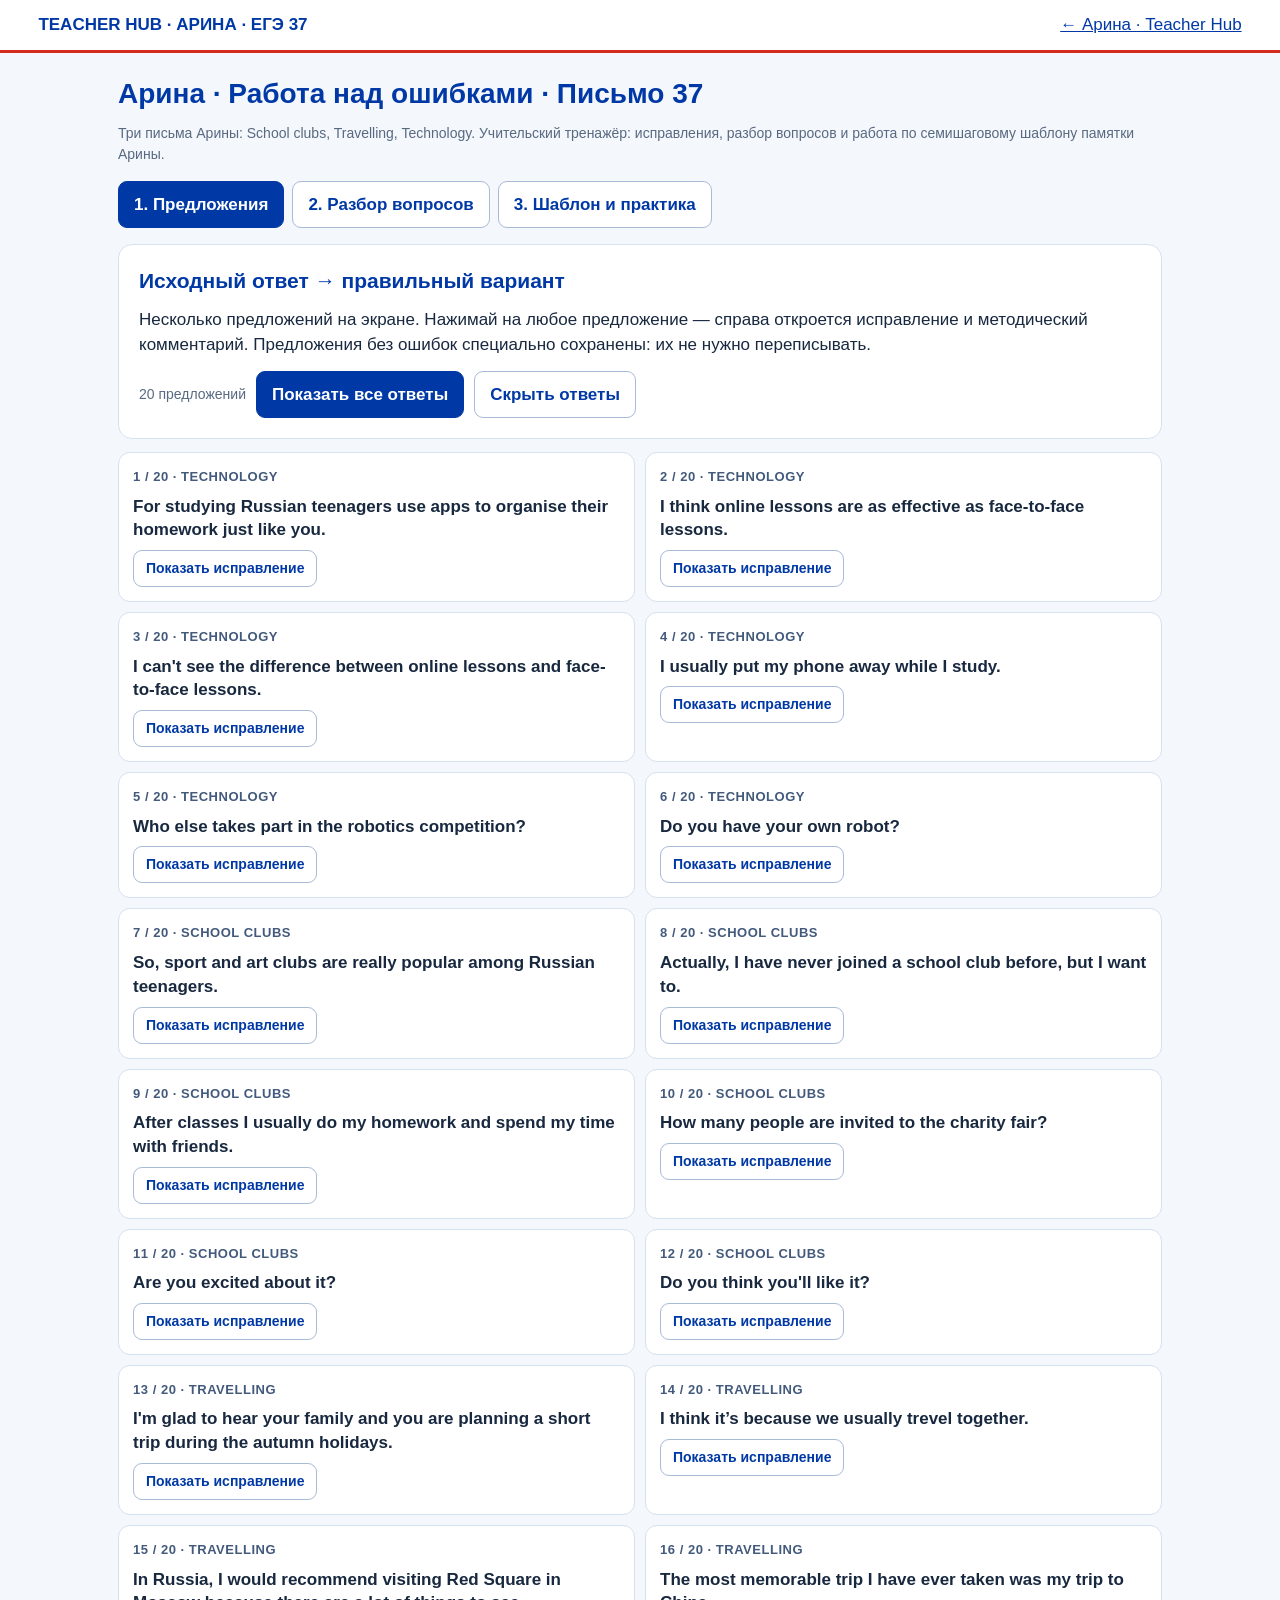
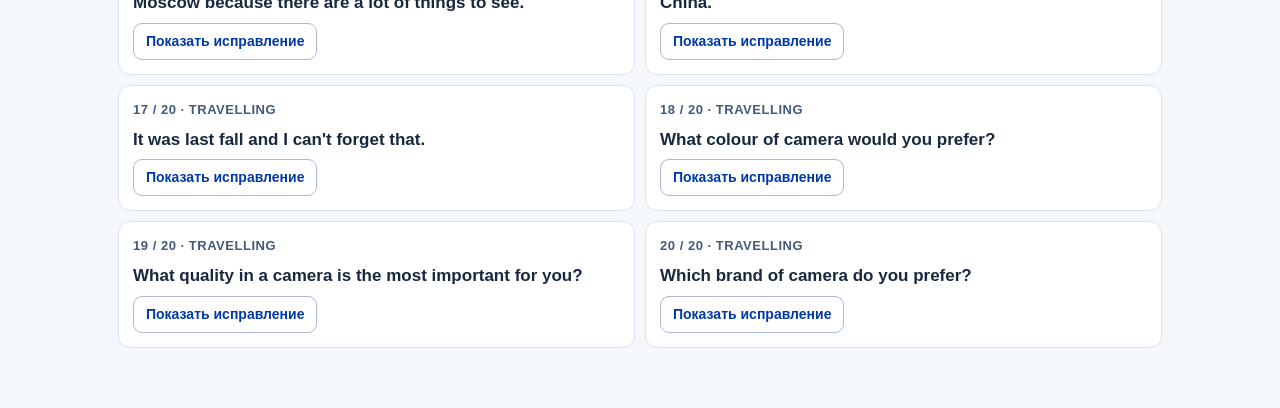
<file: ege37-corrections/index.html>
<!doctype html>
<html lang="ru"><head><meta charset="utf-8"><meta name="viewport" content="width=device-width,initial-scale=1">
<title>Teacher Hub · Арина · Разбор писем ЕГЭ 37</title>
<style>
:root{--blue:#0039a6;--red:#d52b1e;--ink:#18283f;--line:#d6e1f0;--green:#14663f}*{box-sizing:border-box}
body{margin:0;background:#f4f7fc;color:var(--ink);font:17px/1.5 Arial,sans-serif}
header{background:#fff;border-bottom:3px solid var(--red);padding:12px 3vw;display:flex;justify-content:space-between;gap:12px;align-items:center}
header b,h1,h2{color:var(--blue)}a{color:var(--blue)}main{max-width:1080px;margin:auto;padding:20px 18px 60px}
h1{font-size:28px;margin:0}h2{font-size:21px;margin:0 0 10px}h3{margin:8px 0;font-size:18px}p{margin:8px 0 13px}
.panel{background:white;border:1px solid var(--line);border-radius:14px;margin:13px 0;padding:20px}
nav{display:flex;gap:8px;flex-wrap:wrap;margin:16px 0}
button{font:inherit;cursor:pointer;border-radius:9px;padding:10px 15px;font-weight:bold;border:1px solid #a9bad7;background:white;color:var(--blue)}
button.active,button.primary{background:var(--blue);color:white;border-color:var(--blue)}
button:disabled{opacity:.5;cursor:not-allowed}
.small{color:#586980;font-size:14px}.tag{font-size:13px;color:#435a7c;font-weight:bold;text-transform:uppercase;letter-spacing:.04em}
.stimulus{background:#edf3ff;padding:15px;border-radius:9px;white-space:pre-line}
.task{border-top:1px solid var(--line);padding:16px 0}
.task:first-of-type{border-top:0}.source{font-size:20px;font-weight:bold;margin:6px 0}
.row{display:flex;gap:10px;flex-wrap:wrap;align-items:center}
label{font-weight:bold;display:block;margin:10px 0 5px}
input[type=text],textarea{font:17px/1.5 Arial,sans-serif;width:100%;padding:10px 12px;border:1px solid #a4b9d4;border-radius:9px;background:white;color:var(--ink)}
textarea{min-height:115px;resize:vertical}
.choice{display:inline-flex;align-items:center;gap:6px;border:1px solid #c5d1e1;border-radius:9px;padding:9px 12px;margin:4px 6px 4px 0;cursor:pointer}
.choice input{accent-color:var(--blue);width:17px;height:17px}
.feedback{margin-top:10px;padding:10px 12px;border-radius:8px;background:#f2f5fb;display:none}
.feedback.show{display:block}.good{color:var(--green)}.bad{color:#ab291d}
.template{white-space:pre-wrap;line-height:1.7;background:#f1f6ff;padding:18px;border-radius:12px;border-left:4px solid var(--blue)}
.grid{display:grid;grid-template-columns:repeat(3,1fr);gap:12px}.grid>div{min-width:0}
section[hidden]{display:none!important}
.counter{font-weight:bold}.warn{color:#b0261a}.ok{color:var(--green)}
@media(max-width:700px){.grid{grid-template-columns:1fr}main{padding:14px 10px}.panel{padding:14px}.source{font-size:18px}header{flex-wrap:wrap}}
.corrections-grid{display:grid;grid-template-columns:repeat(2,minmax(0,1fr));gap:10px}.correction{background:white;border:1px solid var(--line);border-radius:12px;padding:14px;min-width:0;display:flex;flex-direction:column;gap:8px}.correction .source{font-size:17px;line-height:1.4;margin:0;font-weight:600}.correction .answer{background:#eef6f1;border-left:3px solid #14804e;padding:10px;border-radius:7px;font-size:16px;line-height:1.45}.correction .answer[hidden]{display:none}.correction .teacher-note{font-size:14px;color:#4c6074;margin-top:6px}.correction button{align-self:flex-start;padding:7px 12px;font-size:14px}.correction small{color:#5b708a}@media(max-width:720px){.corrections-grid{grid-template-columns:1fr}}</style></head><body>
<header><b>TEACHER HUB · АРИНА · ЕГЭ 37</b><a href="../">← Арина · Teacher Hub</a></header>
<main><h1>Арина · Работа над ошибками · Письмо 37</h1><p class="small">Три письма Арины: School clubs, Travelling, Technology. Учительский тренажёр: исправления, разбор вопросов и работа по семишаговому шаблону памятки Арины.</p>
<nav id="phases"><button data-phase="correct" class="active">1. Предложения</button><button data-phase="questions">2. Разбор вопросов</button><button data-phase="write">3. Шаблон и практика</button></nav>
<section id="correct"><div class="panel"><h2>Исходный ответ → правильный вариант</h2><p>Несколько предложений на экране. Нажимай на любое предложение — справа откроется исправление и методический комментарий. Предложения без ошибок специально сохранены: их не нужно переписывать.</p><div class="row"><span id="correctProgress" class="small">20 предложений</span><button id="checkAll" class="primary">Показать все ответы</button><button id="resetCorrections">Скрыть ответы</button></div></div><div id="corrections" class="corrections-grid"></div></section>
<section id="questions" hidden><div class="panel"><h2>Три вопроса — три разных факта</h2><p>Укажи, что не так с вопросами Арины, и напиши более точный вопрос там, где требуется. Грамматически правильный вопрос не обязательно надо исправлять.</p><div id="questionTasks"></div><button id="checkQuestions" class="primary">Показать рекомендации</button></div></section>
<section id="write" hidden><div class="panel"><h2>Письмо строго по шаблону</h2><p>Каркас письма соответствует памятке Арины. Заполняй только содержание: три ответа на вопросы и три вопроса другу. Обращение, вступление, переходы, завершение и подпись уже стоят на правильных местах.</p>
<label for="topic">Тема письма</label><select id="topic" style="font:inherit;padding:10px;border:1px solid #a4b9d4;border-radius:8px;width:100%"><option value="school">School clubs · Emily</option><option value="travel">Travelling · Oliver</option><option value="tech">Technology · Sophie</option></select>
<div class="stimulus" id="stimulus"></div>
<div class="grid" id="answerFields"></div>
<h3>Три вопроса по теме</h3><div class="grid" id="askFields"></div>
<div class="row"><button class="primary" id="assemble">Собрать и проверить письмо</button><button id="copyLetter">Копировать письмо</button><button id="resetDraft">Очистить поля</button><span class="counter" id="wordCount"></span></div>
<h3>Готовое письмо</h3><div id="letter" class="template">Заполни поля и нажми «Собрать и проверить письмо».</div><div class="feedback show" id="letterFeedback">Проверка структуры появится здесь.</div>
<p class="small">Учительская демонстрация: никаких отправок или оценок в ученический кабинет.</p>
</div></section></main>
<script>
'use strict';
const items=[
{topic:'Technology',kind:'Ошибка формулировки',s:'For studying Russian teenagers use apps to organise their homework just like you.',a:['Russian teenagers use apps to organise their homework, just like you.','Russian teenagers use apps to organise their homework just like you.','Russian teenagers often use apps to organise their homework.'],note:'For studying звучит неестественно в начале этого предложения. В исходном вопросе спрашивали о gadgets: более полный ответ должен называть также устройства, например laptops or tablets.'},
{topic:'Technology',kind:'Верно',s:'I think online lessons are as effective as face-to-face lessons.',a:null,note:'Грамматически правильное сравнение as ... as. Не исправляем.'},
{topic:'Technology',kind:'Верно',s:"I can't see the difference between online lessons and face-to-face lessons.",a:null,note:'Предложение грамматически допустимо, хотя повторяет предыдущую мысль. Лучше заменить повтор конкретным аргументом.'},
{topic:'Technology',kind:'Верно',s:'I usually put my phone away while I study.',a:null,note:'Правильно: put my phone away и while I study.'},
{topic:'Technology',kind:'Точнее по заданию',s:'Who else takes part in the robotics competition?',a:null,note:'Вопрос уместен: Sophie собирается участвовать в конкурсе. Никакой ошибки здесь нет.'},
{topic:'Technology',kind:'Верно',s:'Do you have your own robot?',a:null,note:'Вопрос допустим в контексте конкурса роботов. При желании можно уточнить: Are you going to use your own robot in the competition?'},
{topic:'School clubs',kind:'Улучшение сочетаемости',s:'So, sport and art clubs are really popular among Russian teenagers.',a:['Sports and art clubs are really popular among Russian teenagers.','Sports clubs and art clubs are really popular among Russian teenagers.'],note:'Sports clubs — привычное сочетание. So в начале не требуется, но само по себе не является ошибкой.'},
{topic:'School clubs',kind:'Верно',s:'Actually, I have never joined a school club before, but I want to.',a:null,note:'Предложение грамматически правильно и отвечает на вопрос о личном опыте.'},
{topic:'School clubs',kind:'Верно',s:'After classes I usually do my homework and spend my time with friends.',a:null,note:'Допустимо. Более естественно: After school, I usually do my homework and spend time with my friends.'},
{topic:'School clubs',kind:'Верно',s:'How many people are invited to the charity fair?',a:null,note:'Корректный вопрос о ярмарке, если эта информация не сообщена в письме.'},
{topic:'School clubs',kind:'Верно',s:'Are you excited about it?',a:null,note:'Правильно построенный вопрос. Но он менее информативен, чем вопрос о мероприятии.'},
{topic:'School clubs',kind:'Смысловой повтор',s:"Do you think you'll like it?",a:null,note:'Грамматической ошибки нет. Проблема в том, что вместе с Are you excited about it? вопрос почти дублирует запрос об отношении к мероприятию. В следующем блоке замени один вопрос конкретным.'},
{topic:'Travelling',kind:'Ошибка порядка слов',s:"I'm glad to hear your family and you are planning a short trip during the autumn holidays.",a:["I'm glad to hear that you and your family are planning a short trip during the autumn holidays.","I'm glad to hear you and your family are planning a short trip during the autumn holidays."],note:'Естественный порядок you and your family; that факультативно.'},
{topic:'Travelling',kind:'Опечатка',s:'I think it’s because we usually trevel together.',a:["I think it's because we usually travel together.","I think it’s because we usually travel together."],note:'trevel → travel. Причину можно выразить точнее: because we always have fun together.'},
{topic:'Travelling',kind:'Верно',s:'In Russia, I would recommend visiting Red Square in Moscow because there are a lot of things to see.',a:null,note:'Грамматика и recommend + -ing правильные. Для более полного ответа можно назвать ещё одну достопримечательность.'},
{topic:'Travelling',kind:'Верно',s:'The most memorable trip I have ever taken was my trip to China.',a:null,note:'Present Perfect с ever и Past Simple с was употреблены правильно.'},
{topic:'Travelling',kind:'Неестественная формулировка',s:"It was last fall and I can't forget that.",a:["It was last autumn, and I'll never forget that trip.","It was last fall, and I'll never forget that trip."],note:'I can’t forget that не является грубой грамматической ошибкой, но конкретное that trip звучит естественнее; last autumn — британский вариант.'},
{topic:'Travelling',kind:'Вопрос о выборе',s:'What colour of camera would you prefer?',a:['What colour camera would you prefer?','What colour would you prefer for your camera?'],note:'Oliver ещё только собирается купить камеру. Вопрос о предпочтении уместен. Исправляем именно сочетание What colour of camera.'},
{topic:'Travelling',kind:'Сочетаемость',s:'What quality in a camera is the most important for you?',a:['Which camera feature is the most important to you?','What is the most important feature of a camera for you?','Which feature of a camera is most important to you?'],note:'Уместнее camera feature, и конструкция important to you.'},
{topic:'Travelling',kind:'Верно',s:'Which brand of camera do you prefer?',a:null,note:'Грамматически правильный вопрос, логичный перед покупкой камеры.'}
];
const qTasks=[
{topic:'Robotics competition',s:'Who else takes part in the robotics competition?',status:'Корректно',tip:'София участвует в конкурсе. Вопрос о других участниках подходит. Более предметный альтернативный вопрос: How many teams are taking part?'},
{topic:'Robotics competition',s:'Are you excited about it?',status:'Корректно, но общий',tip:'Возможен, однако подробности конкурса лучше раскрывает: When will the competition take place?'},
{topic:'Robotics competition',s:'Do you have your own robot?',status:'Корректно',tip:'Связан с участием в соревновании. Более конкретно: What kind of robot are you going to present?'},
{topic:'Charity fair',s:'How many people are invited to the charity fair?',status:'Корректно',tip:'Вопрос о числе приглашённых, при отсутствии ответа в стимуле.'},
{topic:'Charity fair',s:'Are you excited about it?',status:'Корректно, но общий',tip:'Можно оставить, но место/организация ярмарки дают более конкретную информацию.'},
{topic:'Charity fair',s:"Do you think you'll like it?",status:'Дублирование смысла',tip:'Пересекается с Are you excited about it? Замена: What will you sell at the fair?'},
{topic:'New camera',s:'What colour of camera would you prefer?',status:'Поправить сочетание',tip:'Oliver планирует покупку, поэтому would you prefer уместно. Исправление: What colour camera would you prefer?'},
{topic:'New camera',s:'What quality in a camera is the most important for you?',status:'Поправить лексику',tip:'Which camera feature is the most important to you?'},
{topic:'New camera',s:'Which brand of camera do you prefer?',status:'Корректно',tip:'Oliver выбирает камеру; вопрос о марке уместен.'}
];
const topics={
school:{name:'Emily',label:'after-school clubs',ask:'the charity fair',q:["What after-school clubs are popular among Russian teenagers?","Have you ever joined a school club?","How do you usually spend your free time after classes?"],stim:"Emily has joined a photography club. She asks about after-school clubs. Her school is organising a charity fair next month. Ask three questions about the charity fair."},
travel:{name:'Oliver',label:'travelling',ask:'your new camera',q:["Do you prefer travelling with your family or with friends?","What places in Russia would you recommend visiting?","What was the most memorable trip you have ever taken?"],stim:"Oliver's family is planning a short trip. He is THINKING OF BUYING a new camera. Ask three questions about his new camera."},
tech:{name:'Sophie',label:'technology',ask:'the robotics competition',q:["What gadgets do Russian teenagers use for studying?","Do you think online lessons are as effective as face-to-face lessons?","How do you avoid getting distracted by your phone?"],stim:"Sophie uses an app to organise her homework. Next week she is going to take part in a robotics competition. Ask three questions about the robotics competition."}
};
let state={};
try{state=JSON.parse(localStorage.getItem('arina-ege37-fix-20261108')||'{}')||{}}catch(e){state={}}
function persist(){try{localStorage.setItem('arina-ege37-fix-20261108',JSON.stringify(state))}catch(e){}}
function esc(s){return String(s).replace(/[&<>"']/g,c=>({'&':'&amp;','<':'&lt;','>':'&gt;','"':'&quot;',"'":'&#39;'}[c]))}
function norm(s){return String(s).toLowerCase().replace(/[’]/g,"'").replace(/[.,!?]/g,'').replace(/\s+/g,' ').trim()}
function showPhase(k){document.querySelectorAll('#phases button').forEach(x=>x.classList.toggle('active',x.dataset.phase===k));['correct','questions','write'].forEach(x=>document.getElementById(x).hidden=x!==k);window.scrollTo({top:0,behavior:'smooth'})}
document.querySelectorAll('#phases button').forEach(b=>b.addEventListener('click',()=>showPhase(b.dataset.phase)));
function renderCorrections(){
const h=document.getElementById('corrections');
h.innerHTML=items.map((o,i)=>'<article class="correction"><div class="tag">'+(i+1)+' / '+items.length+' · '+esc(o.topic)+'</div><div class="source">'+esc(o.s)+'</div><button type="button" data-reveal="'+i+'" aria-expanded="false">Показать исправление</button><div class="answer" id="ans'+i+'" hidden><strong>'+(o.a?'Как лучше написать:':'Верно — оставить без изменений')+'</strong><div>'+esc(o.a?o.a[0]:o.s)+'</div><div class="teacher-note">'+esc(o.note)+'</div></div></article>').join('');
h.querySelectorAll('[data-reveal]').forEach(btn=>btn.addEventListener('click',()=>{const el=document.getElementById('ans'+btn.dataset.reveal);el.hidden=!el.hidden;btn.textContent=el.hidden?'Показать исправление':'Скрыть ответ';btn.setAttribute('aria-expanded',String(!el.hidden))}));
}
document.getElementById('checkAll').addEventListener('click',()=>{document.querySelectorAll('.answer').forEach(e=>e.hidden=false);document.querySelectorAll('[data-reveal]').forEach(b=>{b.textContent='Скрыть ответ';b.setAttribute('aria-expanded','true')})});
document.getElementById('resetCorrections').addEventListener('click',()=>{document.querySelectorAll('.answer').forEach(e=>e.hidden=true);document.querySelectorAll('[data-reveal]').forEach(b=>{b.textContent='Показать исправление';b.setAttribute('aria-expanded','false')})});
function renderQuestions(){document.getElementById('questionTasks').innerHTML=qTasks.map((x,i)=>'<div class="task"><div class="tag">'+esc(x.topic)+'</div><div class="source">'+esc(x.s)+'</div><label>Твой уточнённый вопрос (необязательно, если исходный подходит)</label><input type="text" id="q'+i+'" value="'+esc(state['q'+i]||'')+'"><div class="feedback" id="qf'+i+'"><b>'+esc(x.status)+'</b><div>'+esc(x.tip)+'</div></div></div>').join('');qTasks.forEach((x,i)=>document.getElementById('q'+i).addEventListener('input',e=>{state['q'+i]=e.target.value;persist()}))}
document.getElementById('checkQuestions').addEventListener('click',()=>document.querySelectorAll('[id^="qf"]').forEach(e=>e.classList.add('show')));
document.getElementById('topic').addEventListener('change',renderBuilder);
function renderBuilder(){const key=document.getElementById('topic').value,t=topics[key];document.getElementById('stimulus').textContent=t.stim;document.getElementById('answerFields').innerHTML=t.q.map((q,i)=>'<div><label for="a'+i+'">Ответ '+(i+1)+'</label><div class="small">'+esc(q)+'</div><textarea id="a'+i+'" placeholder="Полный ответ"></textarea></div>').join('');document.getElementById('askFields').innerHTML=[0,1,2].map(i=>'<div><label for="ask'+i+'">Вопрос '+(i+1)+'</label><input type="text" id="ask'+i+'" placeholder="What / When / Where ...?"></div>').join('');for(let i=0;i<3;i++){for(let [id,prefix] of [['a'+i,'a'],['ask'+i,'ask']]){let e=document.getElementById(id);e.value=state[key+'-'+prefix+i]||'';e.addEventListener('input',()=>{state[key+'-'+prefix+i]=e.value;persist()})}}document.getElementById('letter').textContent='Заполни ответы и вопросы и нажми «Собрать и проверить письмо».';document.getElementById('wordCount').textContent='';document.getElementById('letterFeedback').textContent='Проверка структуры появится здесь.'}
function wordCount(s){return (s.match(/\b[A-Za-z]+(?:['’][A-Za-z]+)?(?:-[A-Za-z]+)*/g)||[]).length}
let lastLetter='';
function makeLetter(){const key=document.getElementById('topic').value,t=topics[key],ans=[0,1,2].map(i=>document.getElementById('a'+i).value.trim()),ask=[0,1,2].map(i=>document.getElementById('ask'+i).value.trim());const text=['Dear '+t.name+',','Thanks for your email. It was great to hear from you again.','In your email, you asked me about '+t.label+'. Well, '+ans[0]+' As for your second question, '+ans[1]+' Also, '+ans[2],'Now I\'d like to ask you a few questions about '+t.ask+'. '+ask.join(' '),'That\'s all for now. Write back soon.','Best wishes,','Arina'].join('\n\n');lastLetter=text;document.getElementById('letter').textContent=text;const count=wordCount(text);document.getElementById('wordCount').textContent=count+' слов';document.getElementById('wordCount').className='counter '+(count>=100&&count<=140?'ok':'warn');let errors=[];ans.forEach((x,i)=>{if(!x)errors.push('Нет ответа '+(i+1)+'.');else if(x.split(/\s+/).length<4)errors.push('Ответ '+(i+1)+' слишком короткий: проверь полноту.')});ask.forEach((x,i)=>{if(!x)errors.push('Нет вопроса '+(i+1)+'.');else if(!x.endsWith('?'))errors.push('Вопрос '+(i+1)+' должен заканчиваться знаком ?.');else if(!/^(who|what|when|where|why|which|how|do|does|did|is|are|was|were|will|would|can|could|have|has|had|should)\b/i.test(x))errors.push('Проверь порядок слов в вопросе '+(i+1)+'.')});if(count<100||count>140)errors.push('Объём должен быть 100–140 слов.');if(new Set(ask.map(norm)).size!==3)errors.push('Вопросы не должны повторяться.');const f=document.getElementById('letterFeedback');f.innerHTML='<b>'+(errors.length?'Проверь письмо перед отправкой:':'Структура и базовые формальные требования соблюдены.')+'</b>'+(errors.length?'<ul>'+errors.map(x=>'<li>'+esc(x)+'</li>').join('')+'</ul>':'<p>Проверь содержательную точность ответов, разные факты в вопросах и грамматику: это требует смысловой проверки.</p>');}
document.getElementById('assemble').addEventListener('click',makeLetter);
document.getElementById('copyLetter').addEventListener('click',async()=>{if(!lastLetter)makeLetter();try{await navigator.clipboard.writeText(lastLetter);document.getElementById('letterFeedback').insertAdjacentText('beforeend',' Письмо скопировано.')}catch(e){const r=document.createRange();r.selectNodeContents(document.getElementById('letter'));const s=window.getSelection();s.removeAllRanges();s.addRange(r)}});
document.getElementById('resetDraft').addEventListener('click',()=>{const k=document.getElementById('topic').value;for(let i=0;i<3;i++){delete state[k+'-a'+i];delete state[k+'-ask'+i]}persist();lastLetter='';renderBuilder()});
renderCorrections();renderQuestions();renderBuilder();
</script></body></html>
</file>
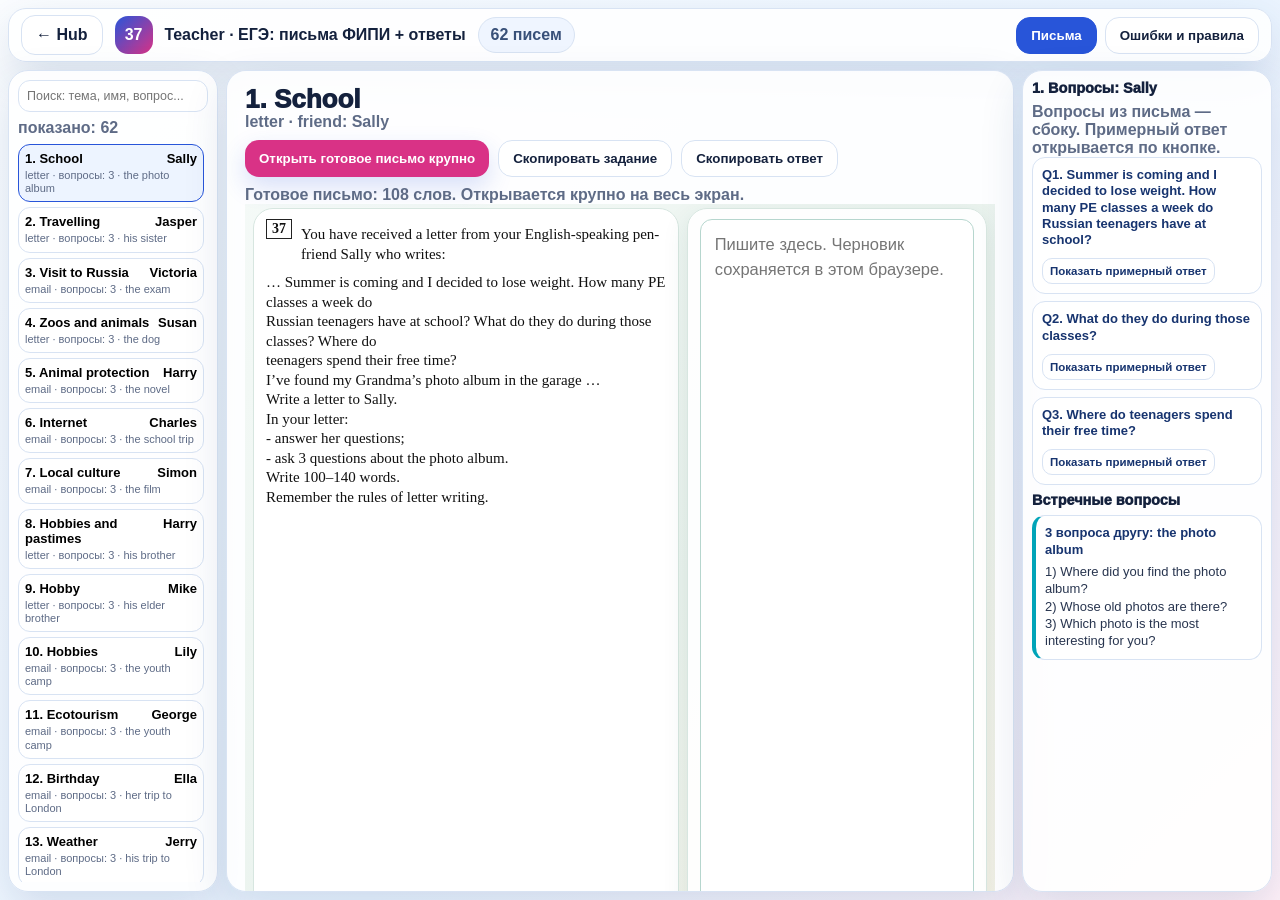
<file: letters37/index.html>
<!DOCTYPE html>
<html lang="ru">
<head>
<meta charset="UTF-8">
<meta name="viewport" content="width=device-width,initial-scale=1.0">
<title>Teacher · ЕГЭ 37 — письма ФИПИ</title>
<style>
:root{--bg:#f4f8ff;--card:#fff;--ink:#14213d;--muted:#5e6b86;--line:#d8e3f3;--blue:#2855d9;--cyan:#00a4b8;--pink:#d93286;--soft:#eef5ff;--shadow:0 16px 44px rgba(30,64,120,.14);--r:20px}*{box-sizing:border-box}html,body{height:100%;margin:0;overflow:hidden;font-family:Inter,Segoe UI,Arial,sans-serif;background:linear-gradient(135deg,#fbfdff,#eaf4ff 58%,#fff1f8);color:var(--ink)}button,input{font-family:inherit}.app{height:100vh;display:grid;grid-template-columns:210px minmax(0,1fr) 250px;grid-template-rows:54px 1fr;gap:8px;padding:8px}.top{grid-column:1/4;background:rgba(255,255,255,.88);border:1px solid var(--line);border-radius:18px;box-shadow:var(--shadow);display:flex;align-items:center;justify-content:space-between;padding:0 12px}.brand{display:flex;align-items:center;gap:12px;font-weight:900}.logo{width:38px;height:38px;border-radius:13px;background:linear-gradient(135deg,var(--blue),var(--pink));color:white;display:grid;place-items:center;font-weight:900}.tabs{display:flex;gap:8px;align-items:center}.tab{border:1px solid var(--line);background:#fff;color:var(--ink);border-radius:14px;padding:10px 14px;font-weight:800;cursor:pointer}.tab.active{background:var(--blue);color:white;border-color:var(--blue)}.badge{background:#eff5ff;border:1px solid var(--line);border-radius:999px;padding:8px 12px;font-weight:800;color:#385079}.panel{background:rgba(255,255,255,.9);border:1px solid var(--line);border-radius:var(--r);box-shadow:var(--shadow);min-height:0;overflow:hidden}.left{padding:9px;display:flex;flex-direction:column;gap:7px}.search{width:100%;border:1px solid var(--line);border-radius:12px;padding:8px 8px;font-size:12.5px;outline:none}.list{overflow:auto;padding-right:4px}.item{width:100%;text-align:left;background:#fff;border:1px solid var(--line);border-radius:12px;margin:0 0 5px;padding:6px;cursor:pointer;transition:.15s}.item:hover{transform:translateY(-1px);box-shadow:0 8px 22px rgba(30,64,120,.10)}.item.active{border-color:var(--blue);background:#edf4ff}.itemTop{display:flex;justify-content:space-between;gap:6px;font-weight:900;font-size:13px}.item small{display:block;color:var(--muted);margin-top:3px;line-height:1.2;font-size:11px}.main{padding:14px 18px;overflow:auto}.right{padding:9px;overflow:auto}.titleRow{display:flex;justify-content:space-between;gap:12px;align-items:flex-start;margin-bottom:8px;max-width:860px}.h1{font-size:26px;line-height:1.08;margin:0;font-weight:950}.meta{color:var(--muted);font-weight:700}.prompt{white-space:pre-wrap;background:#fbfdff;border:1px solid var(--line);border-radius:16px;padding:14px 16px;font-size:16.5px;line-height:1.34;box-shadow:inset 0 1px 0 white;max-width:860px;width:100%;margin-top:8px}.actions{display:flex;flex-wrap:wrap;gap:9px;margin:9px 0;max-width:860px}.btn{border:0;border-radius:14px;padding:10px 14px;font-weight:900;cursor:pointer;background:var(--blue);color:#fff;box-shadow:0 10px 24px rgba(40,85,217,.18)}.btn.secondary{background:#fff;color:var(--ink);border:1px solid var(--line);box-shadow:none}.btn.pink{background:var(--pink)}.mini{font-size:13px;padding:8px 10px;border-radius:12px}.sectionTitle{font-size:14.5px;margin:0 0 7px;font-weight:950}.qCard{background:#fff;border:1px solid var(--line);border-radius:13px;padding:9px;margin-bottom:7px}.q{font-weight:900;color:#17346f;margin-bottom:5px;font-size:13px;line-height:1.25}.a{font-size:13px;line-height:1.34;color:#28354f}.sideAnswer{display:none;margin-top:6px;padding:7px 8px;border-radius:10px;background:#f5f9ff;border:1px solid var(--line)}.sideAnswer.show{display:block}.revealBtn{margin-top:5px;font-size:11.5px;border:1px solid var(--line);background:#fff;border-radius:10px;padding:6px 7px;font-weight:900;cursor:pointer;color:#17346f}.ask{border-left:4px solid var(--cyan)}.answerPreview{background:#fff7fb;border-color:#f4cfe4}.rules{display:grid;grid-template-columns:repeat(2,minmax(240px,1fr));gap:12px}.rule{background:#fff;border:1px solid var(--line);border-radius:18px;padding:16px}.rule h3{margin:0 0 8px;font-size:19px}.rule p{margin:0;color:#34415d;line-height:1.45}.hidden{display:none!important}.modal{position:fixed;inset:0;background:rgba(18,32,58,.46);display:none;align-items:center;justify-content:center;padding:24px;z-index:20}.modal.show{display:flex}.modalBox{width:min(940px,96vw);max-height:94vh;background:#fff;border-radius:28px;box-shadow:0 30px 90px rgba(0,0,0,.28);display:flex;flex-direction:column;overflow:hidden}.modalHead{padding:14px 20px;border-bottom:1px solid var(--line);display:flex;justify-content:space-between;gap:12px;align-items:center}.modalTitle{font-size:23px;font-weight:950}.modalText{padding:20px 34px;overflow:auto;white-space:pre-line;font-size:22px;line-height:1.34;max-width:820px;width:100%;margin:0 auto}.modalFoot{border-top:1px solid var(--line);padding:10px 20px;display:flex;justify-content:space-between;align-items:center;color:var(--muted);font-weight:800}.close{background:#fff;border:1px solid var(--line);color:var(--ink);border-radius:14px;padding:10px 14px;font-weight:900;cursor:pointer}#taskNote{max-width:860px}
mark{background:#fff2a8;border-radius:5px;padding:0 2px}@media(max-width:1100px){.app{grid-template-columns:180px minmax(0,1fr) 210px;grid-template-rows:52px minmax(0,1fr);gap:6px;padding:6px}.top{grid-column:1/4}.right{grid-column:auto}.h1{font-size:23px}.prompt{font-size:15.5px;padding:12px 14px;max-width:760px}.modalText{font-size:21px;line-height:1.32}}@media(max-width:760px){html,body{overflow:auto}.app{height:auto;min-height:100vh;display:block}.top,.panel{margin-bottom:12px}.left{height:330px}.main,.right{max-height:none}.prompt{font-size:15px}.modalText{font-size:19px;padding:16px 20px;line-height:1.3}.rules{grid-template-columns:1fr}.tabs{flex-wrap:wrap}.brand span{display:none}}
</style>
<link rel="stylesheet" href="../ege-written-exam-ui/exam.css"><script src="../ege-written-exam-ui/exam.js"></script><style>.letter-bank-prompt{white-space:pre-wrap}#lettersMain>#prompt{padding:0;border:0;box-shadow:none;background:none;max-width:none;margin:0}#lettersMain>.actions,#lettersMain>.titleRow{max-width:none}</style></head>
<body>
<div class="app">
  <header class="top">
    <div class="brand"><a href="../index.html" class="tab" style="text-decoration:none">← Hub</a><div class="logo">37</div><span>Teacher · ЕГЭ: письма ФИПИ + ответы</span><span class="badge" id="count">0 писем</span></div>
    <div class="tabs"><button class="tab active" data-view="letters">Письма</button><button class="tab" data-view="rules">Ошибки и правила</button></div>
  </header>
  <aside class="panel left">
    <input id="search" class="search" placeholder="Поиск: тема, имя, вопрос...">
    <div class="meta" id="shown"></div>
    <div class="list" id="list"></div>
  </aside>
  <main class="panel main">
    <section id="lettersMain">
      <div class="titleRow"><div><h1 class="h1" id="letterTitle"></h1><div class="meta" id="letterMeta"></div></div></div>
      <div class="actions"><button class="btn pink" id="openAnswer">Открыть готовое письмо крупно</button><button class="btn secondary" id="copyPrompt">Скопировать задание</button><button class="btn secondary" id="copyAnswer">Скопировать ответ</button></div>
      <div class="meta" id="taskNote"></div>
      <div id="prompt"></div>
    </section>
    <section id="rulesMain" class="hidden">
      <h1 class="h1">Ошибки, которые чаще всего съедают баллы</h1>
      <div class="rules">
        <div class="rule"><h3>Ответы на вопросы</h3><p>Отвечать нужно на все 3 вопроса, в том же смысловом поле. Если есть why / why not, обязательно дать причину.</p></div>
        <div class="rule"><h3>Вопросы другу</h3><p>3 вопроса должны быть строго о теме из инструкции, не повторять данную информацию и не быть одинаковыми по смыслу.</p></div>
        <div class="rule"><h3>Формат</h3><p>Обращение, завершающая фраза и подпись — на отдельных строках. После closing phrase нужна запятая, после имени точка не ставится.</p></div>
        <div class="rule"><h3>Объём</h3><p>Рабочий диапазон: 100–140 слов. С учётом допуска проверяется 90–154 слова; безопаснее держаться около 115–130.</p></div>
        <div class="rule"><h3>Мостики</h3><p>Перед ответами: Now I’d like to answer your questions. Перед вопросами: By the way, I’d like to ask you...</p></div>
        <div class="rule"><h3>Стиль</h3><p>Письмо личное, поэтому стиль дружелюбный: Thanks for your message. Great to hear from you. Write back soon.</p></div>
      </div>
    </section>
  </main>
  <aside class="panel right" id="rightPanel">
    <h2 class="sectionTitle" id="sideTitle">Вопросы</h2>
    <div class="meta">Вопросы из письма — сбоку. Примерный ответ открывается по кнопке.</div>
    <div id="friendQuestions"></div>
    <h2 class="sectionTitle">Встречные вопросы</h2>
    <div id="askQuestions"></div>
  </aside>
</div>
<div class="modal" id="modal">
  <div class="modalBox">
    <div class="modalHead"><div><div class="modalTitle" id="modalTitle"></div><div class="meta" id="modalInfo"></div></div><button class="close" id="closeModal">Закрыть</button></div>
    <div class="modalText" id="modalText"></div>
    <div class="modalFoot"><span>Готовое письмо можно читать с экрана или скопировать.</span><button class="btn secondary mini" onclick="navigator.clipboard?.writeText(document.getElementById('modalText').textContent)">Скопировать</button></div>
  </div>
</div>
<script type="application/json" id="data">[{"id": 1, "name": "Sally", "subject": "", "is_email": false, "prompt": "You have received a letter from your English-speaking pen-friend Sally who writes:\n… Summer is coming and I decided to lose weight. How many PE classes a week do\nRussian teenagers have at school? What do they do during those classes? Where do\nteenagers spend their free time?\nI’ve found my Grandma’s photo album in the garage …\nWrite a letter to Sally.\nIn your letter:\n- answer her questions;\n- ask 3 questions about the photo album.\nWrite 100–140 words.\nRemember the rules of letter writing.", "friend_questions": ["Summer is coming and I decided to lose weight. How many PE classes a week do Russian teenagers have at school?", "What do they do during those classes?", "Where do teenagers spend their free time?"], "ask_about": "the photo album", "topic": "School", "ans": ["Russian teenagers usually have two or three PE classes a week, depending on the school.", "During these lessons, they play team games, run, do exercises and sometimes pass fitness tests.", "In their free time, teenagers often meet friends, go to shopping centres, do sport or just relax online."], "ask": ["Where did you find the photo album?", "Whose old photos are there?", "Which photo is the most interesting for you?"], "answer": "Dear Sally,\n\nThanks for your message. It was great to hear from you.\n\nNow I’d like to answer your questions. Russian teenagers usually have two or three PE classes a week, depending on the school. During these lessons, they play team games, run, do exercises and sometimes pass fitness tests. In their free time, teenagers often meet friends, go to shopping centres, do sport or just relax online.\n\nBy the way, I’d like to ask you some questions about the photo album. Where did you find the photo album? Whose old photos are there? Which photo is the most interesting for you?\n\nWrite back soon.\nBest wishes,\nSasha", "word_count": 108}, {"id": 2, "name": "Jasper", "subject": "", "is_email": false, "prompt": "You have received a letter from your English-speaking pen-friend Jasper who writes:\n… My friends have just come back from a trip to Africa. It’s been my dream for years!\nWhat is your dream trip, where would you like to go and why? Whom would you like\nto take with you? What is the most difficult thing for you when you travel?\nMy sister is getting married …\nWrite a letter to Jasper.\nIn your letter:\n- answer his questions;\n- ask 3 questions about his sister.\nWrite 100––140 words.\nRemember the rules of letter writing.", "friend_questions": ["It’s been my dream for years! What is your dream trip, where would you like to go and why?", "Whom would you like to take with you?", "What is the most difficult thing for you when you travel?"], "ask_about": "his sister", "topic": "Travelling", "ans": ["My dream trip is to Japan because I would love to see Tokyo, Kyoto and traditional temples.", "I would take my best friend with me, as we enjoy discovering new places together.", "The most difficult thing for me when I travel is planning everything carefully and not forgetting important documents."], "ask": ["When is your sister getting married?", "Where will the wedding take place?", "Are you going to help with the preparations?"], "answer": "Dear Jasper,\n\nThanks for your message. It was great to hear from you.\n\nNow I’d like to answer your questions. My dream trip is to Japan because I would love to see Tokyo, Kyoto and traditional temples. I would take my best friend with me, as we enjoy discovering new places together. The most difficult thing for me when I travel is planning everything carefully and not forgetting important documents.\n\nBy the way, I’d like to ask you some questions about your sister. When is your sister getting married? Where will the wedding take place? Are you going to help with the preparations?\n\nWrite back soon.\nBest wishes,\nSasha", "word_count": 109}, {"id": 3, "name": "Victoria", "subject": "", "is_email": true, "prompt": "You have received an email message from your English-speaking pen-friend Victoria.\n…My parents and I want to take a tour across Russia next summer. We need your\nadvice. What cities should we visit, why these? Is it better to travel by rail or by air in\nRussia? What is the weather like in summer?\nI’ve passed my Spanish exam! …\nWrite an email to Victoria.\nIn your message:\n– answer her questions;\n– ask 3 questions about the exam.\nWrite 100–140 words.\nRemember the rules of email writing.", "friend_questions": ["What cities should we visit, why these?", "Is it better to travel by rail or by air in Russia?", "What is the weather like in summer?"], "ask_about": "the exam", "topic": "Visit to Russia", "ans": ["I think you should visit Moscow and St. Petersburg because they have famous museums, beautiful architecture and a lot of history.", "Travelling by rail is usually better if you want to see more of the country, but flying is faster for long distances.", "In summer the weather in Russia can be warm and sunny, though it may change quickly."], "ask": ["Was the Spanish exam difficult?", "How long did you prepare for it?", "What mark did you get?"], "answer": "Dear Victoria,\n\nThanks for your message. It was great to hear from you.\n\nNow I’d like to answer your questions. I think you should visit Moscow and St. Petersburg because they have famous museums, beautiful architecture and a lot of history. Travelling by rail is usually better if you want to see more of the country, but flying is faster for long distances. In summer the weather in Russia can be warm and sunny, though it may change quickly.\n\nBy the way, I’d like to ask you some questions about the exam. Was the Spanish exam difficult? How long did you prepare for it? What mark did you get?\n\nWrite back soon.\nBest wishes,\nSasha", "word_count": 115}, {"id": 4, "name": "Susan", "subject": "", "is_email": false, "prompt": "You have received a letter from your English-speaking pen-friend Susan who\nwrites:…\nYesterday I went to the zoo. What are the benefits of zoos in your opinion? Do you\nthink there should be a zoo in every city and why? Is it better to keep wild animals in\nnatural reserves than in cages and why?\nBy the way, I’ve taken a dog from a dog shelter…\nWrite a letter to Susan.\nIn your letter\n- answer her questions\n- ask 3 questions about the dog\nWrite 100––140 words.\nRemember the rules of letter writing.", "friend_questions": ["Yesterday I went to the zoo. What are the benefits of zoos in your opinion?", "Do you think there should be a zoo in every city and why?", "Is it better to keep wild animals in natural reserves than in cages and why?"], "ask_about": "the dog", "topic": "Zoos and animals", "ans": ["In my opinion, zoos can protect rare animals and teach people more about wildlife.", "I do not think every city needs a zoo because animals need enough space and good care.", "Natural reserves are better for wild animals because they live in a more natural environment and have more freedom."], "ask": ["What is your dog’s name?", "How old is it?", "Was it difficult to take it from the shelter?"], "answer": "Dear Susan,\n\nThanks for your message. It was great to hear from you.\n\nNow I’d like to answer your questions. In my opinion, zoos can protect rare animals and teach people more about wildlife. I do not think every city needs a zoo because animals need enough space and good care. Natural reserves are better for wild animals because they live in a more natural environment and have more freedom.\n\nBy the way, I’d like to ask you some questions about the dog. What is your dog’s name? How old is it? Was it difficult to take it from the shelter?\n\nWrite back soon.\nBest wishes,\nSasha", "word_count": 107}, {"id": 5, "name": "Harry", "subject": "Animal protection", "is_email": true, "prompt": "You have received an email message from your English-speaking pen-friend Harry:\nFrom: Harry@mail.uk\nTo: Russian_friend@ege.ru\nSubject: Animal protection\n… Last month our class went to the zoo to find out about the animal conservation\nprogramme. Are there any endangered animals in Russia and what are these? Do you\nconsider helping animals important, why or why not? What can people do to help\nendangered species?\nI’ve just finished reading an interesting novel …\nWrite an email to Harry.\nIn your message:\n– answer his questions;\n– ask 3 questions about the novel.\nWrite 100 – 140 words.\nRemember the rules of email writing.", "friend_questions": ["Are there any endangered animals in Russia and what are these?", "Do you consider helping animals important, why or why not?", "What can people do to help endangered species?"], "ask_about": "the novel", "topic": "Animal protection", "ans": ["Yes, there are endangered animals in Russia, such as Amur tigers and snow leopards.", "I consider helping animals important because people are responsible for many environmental problems.", "People can donate money, support nature reserves and avoid buying products that harm wildlife."], "ask": ["What is the novel about?", "Who is the main character?", "Would you recommend this novel to me?"], "answer": "Dear Harry,\n\nThanks for your message. It was great to hear from you, and I hope you are doing well.\n\nNow I’d like to answer your questions. Yes, there are endangered animals in Russia, such as Amur tigers and snow leopards. I consider helping animals important because people are responsible for many environmental problems. People can donate money, support nature reserves and avoid buying products that harm wildlife.\n\nBy the way, I’d like to ask you some questions about the novel. What is the novel about? Who is the main character? Would you recommend this novel to me?\n\nWrite back soon.\nBest wishes,\nSasha", "word_count": 104}, {"id": 6, "name": "Charles", "subject": "Internet", "is_email": true, "prompt": "You have received an email message from your English-speaking pen-friend Charles:\nFrom: Charles@mail.uk\nTo: Russian_friend@ege.ru\nSubject: Internet\n… My parents gave me a laptop for my birthday. What do you use the Internet\nfor? What do you usually download from the Internet? Is it popular with Russian\nteenagers to have their own blogs or websites, why or why not?\nYesterday I went with my class on a school trip to the capital …\nWrite an email to Charles.\nIn your message:\n– answer his questions;\n– ask 3 questions about the school trip.\nWrite 100–140 words.\nRemember the rules of email writing.", "friend_questions": ["My parents gave me a laptop for my birthday. What do you use the Internet for?", "What do you usually download from the Internet?", "Is it popular with Russian teenagers to have their own blogs or websites, why or why not?"], "ask_about": "the school trip", "topic": "Internet", "ans": ["I use the Internet for studying, watching videos, chatting with friends and looking for useful information.", "I usually download films, music and study materials when I need them for school.", "Having blogs is quite popular with Russian teenagers because they like sharing their opinions, hobbies and photos."], "ask": ["Where did you go on your school trip?", "How long did the trip last?", "What impressed you most in the capital?"], "answer": "Dear Charles,\n\nThanks for your message. It was great to hear from you.\n\nNow I’d like to answer your questions. I use the Internet for studying, watching videos, chatting with friends and looking for useful information. I usually download films, music and study materials when I need them for school. Having blogs is quite popular with Russian teenagers because they like sharing their opinions, hobbies and photos.\n\nBy the way, I’d like to ask you some questions about the school trip. Where did you go on your school trip? How long did the trip last? What impressed you most in the capital?\n\nWrite back soon.\nBest wishes,\nSasha", "word_count": 108}, {"id": 7, "name": "Simon", "subject": "", "is_email": true, "prompt": "You have received an email message from your English-speaking pen-friend Simon.\n…Yesterday there was a local crafts festival in my region. It was incredible! What\ncultural events are held in your region? How often do you visit such local events? Do\nyou think it is important for teenagers to take part in local cultural events, and why?\nI’ve just finished watching an interesting film…\nWrite an email to Simon.\nIn your message:\n– answer his questions;\n– ask 3 questions about the film.\nWrite 100–140 words.\nRemember the rules of email writing.", "friend_questions": ["It was incredible! What cultural events are held in your region?", "How often do you visit such local events?", "Do you think it is important for teenagers to take part in local cultural events, and why?"], "ask_about": "the film", "topic": "Local culture", "ans": ["In my region, concerts, exhibitions, fairs and festivals are often held in parks or cultural centres.", "I visit such events several times a year, especially when my friends invite me.", "I think teenagers should take part in local cultural events because it helps them understand their traditions better."], "ask": ["What is the film about?", "Who played the main role?", "Did you like the ending?"], "answer": "Dear Simon,\n\nThanks for your message. It was great to hear from you.\n\nNow I’d like to answer your questions. In my region, concerts, exhibitions, fairs and festivals are often held in parks or cultural centres. I visit such events several times a year, especially when my friends invite me. I think teenagers should take part in local cultural events because it helps them understand their traditions better.\n\nBy the way, I’d like to ask you some questions about the film. What is the film about? Who played the main role? Did you like the ending?\n\nWrite back soon.\nBest wishes,\nSasha", "word_count": 102}, {"id": 8, "name": "Harry", "subject": "", "is_email": false, "prompt": "You have received a letter from your English-speaking pen-friend Harry who\nwrites:…\nAt school we are doing an interesting project on the most popular pastimes with\nteenagers. What are the top leisure activities among Russian teenagers? What hobby\ndo you have, if any at all? Do you think it is important for friends or relatives to\nshare one’s hobby, and why or why not?\nAs for the latest news, my brother has won a tennis tournament…\nWrite a letter to Harry.\nIn your letter:\n- answer his questions;\n- ask 3 questions about his brother.\nWrite 100–140 words.\nRemember the rules of letter writing.", "friend_questions": ["What are the top leisure activities among Russian teenagers?", "What hobby do you have, if any at all?", "Do you think it is important for friends or relatives to share one’s hobby, and why or why not?"], "ask_about": "his brother", "topic": "Hobbies and pastimes", "ans": ["The top leisure activities among Russian teenagers are listening to music, watching films, playing sport and spending time online.", "My hobby is reading and learning English because it helps me relax and improve my skills.", "I think friends and relatives do not have to share one hobby, but common interests can make relationships warmer."], "ask": ["What tournament did your brother win?", "How long has he played tennis?", "How did your family celebrate his victory?"], "answer": "Dear Harry,\n\nThanks for your message. It was great to hear from you.\n\nNow I’d like to answer your questions. The top leisure activities among Russian teenagers are listening to music, watching films, playing sport and spending time online. My hobby is reading and learning English because it helps me relax and improve my skills. I think friends and relatives do not have to share one hobby, but common interests can make relationships warmer.\n\nBy the way, I’d like to ask you some questions about your brother. What tournament did your brother win? How long has he played tennis? How did your family celebrate his victory?\n\nWrite back soon.\nBest wishes,\nSasha", "word_count": 112}, {"id": 9, "name": "Mike", "subject": "", "is_email": false, "prompt": "You have received a letter from your English-speaking pen-friend Mike who writes:\n… I’ve got new hobbies –– recording birds’ songs and taking pictures of wild life.\nWhat hobby do you have? How much time do you spend on it? What do your parents\nand friends think of your hobby?\nHooray! My elder brother promised to be back home from college on my birthday …\nWrite a letter to Mike.\nIn your letter\n–– answer his questions\n–– ask 3 questions about his elder brother\nWrite 100––140 words.\nRemember the rules of letter writing.", "friend_questions": ["I’ve got new hobbies –– recording birds’ songs and taking pictures of wild life. What hobby do you have?", "How much time do you spend on it?", "What do your parents and friends think of your hobby?"], "ask_about": "his elder brother", "topic": "Hobby", "ans": ["My hobby is taking photos, especially of nature and city streets.", "I spend about two or three hours a week on it when I have free time.", "My parents and friends support my hobby because it is creative and helps me notice beautiful things around me."], "ask": ["When will your elder brother come home?", "Does he study far from home?", "What will you do together on your birthday?"], "answer": "Dear Mike,\n\nThanks for your message. It was great to hear from you.\n\nNow I’d like to answer your questions. My hobby is taking photos, especially of nature and city streets. I spend about two or three hours a week on it when I have free time. My parents and friends support my hobby because it is creative and helps me notice beautiful things around me.\n\nBy the way, I’d like to ask you some questions about your elder brother. When will your elder brother come home? Does he study far from home? What will you do together on your birthday?\n\nWrite back soon.\nBest wishes,\nSasha", "word_count": 107}, {"id": 10, "name": "Lily", "subject": "Hobbies", "is_email": true, "prompt": "You have received an email message from your English-speaking pen-friend Lily.\nFrom: Lily@mail.uk\nTo: Russian_friend@ege.ru\nSubject: Hobbies\n…Many of my friends enjoy roller-skating in their free time, and I like it too. How do\nyou and your friends spend free time in your region? Which hobbies are popular with\nteens in Russia? What new hobby would you like to try in the future, and why this\none?\nLast week I returned from a sports youth camp…\nWrite an email to Lily.\nIn your message:\n– answer her questions;\n– ask 3 questions about the youth camp.\nWrite 100–140 words.\nRemember the rules of email writing.", "friend_questions": ["How do you and your friends spend free time in your region?", "Which hobbies are popular with teens in Russia?", "What new hobby would you like to try in the future, and why this one?"], "ask_about": "the youth camp", "topic": "Hobbies", "ans": ["My friends and I usually spend our free time walking, going to the cinema or playing sports.", "Many Russian teenagers enjoy dancing, gaming, blogging, drawing and doing sport.", "I would like to try rock climbing because it looks exciting and develops courage."], "ask": ["Where was the sports youth camp?", "How long did you stay there?", "What activities did you enjoy most?"], "answer": "Dear Lily,\n\nThanks for your message. It was great to hear from you.\n\nNow I’d like to answer your questions. My friends and I usually spend our free time walking, going to the cinema or playing sports. Many Russian teenagers enjoy dancing, gaming, blogging, drawing and doing sport. I would like to try rock climbing because it looks exciting and develops courage.\n\nBy the way, I’d like to ask you some questions about the youth camp. Where was the sports youth camp? How long did you stay there? What activities did you enjoy most?\n\nWrite back soon.\nBest wishes,\nSasha", "word_count": 100}, {"id": 11, "name": "George", "subject": "Ecotourism", "is_email": true, "prompt": "You have received an email message from your English-speaking pen-friend George:\nFrom: George@mail.uk\nTo: Russian_friend@ege.ru\nSubject: Ecotourism\n… In the modern world ecotourism has become a popular way to spend holidays.\nWhat is your attitude to ecotourism? Is it popular in your country, why or why not?\nWhat new opportunities does ecotourism offer?\nBy the way, I’ve just returned from a youth camp…\nWrite an email to George.\nIn your message:\n– answer his questions;\n– ask 3 questions about the youth camp.\nWrite 100 – 140 words.\nRemember the rules of email writing.", "friend_questions": ["In the modern world ecotourism has become a popular way to spend holidays. What is your attitude to ecotourism?", "Is it popular in your country, why or why not?", "What new opportunities does ecotourism offer?"], "ask_about": "the youth camp", "topic": "Ecotourism", "ans": ["I have a positive attitude to ecotourism because it allows people to travel and respect nature at the same time.", "It is becoming more popular in Russia because many people want quiet holidays away from big cities.", "Ecotourism offers opportunities to see wild nature, learn about local culture and support small communities."], "ask": ["Where was the youth camp?", "What did you do there?", "Did you make any new friends?"], "answer": "Dear George,\n\nThanks for your message. It was great to hear from you.\n\nNow I’d like to answer your questions. I have a positive attitude to ecotourism because it allows people to travel and respect nature at the same time. It is becoming more popular in Russia because many people want quiet holidays away from big cities. Ecotourism offers opportunities to see wild nature, learn about local culture and support small communities.\n\nBy the way, I’d like to ask you some questions about the youth camp. Where was the youth camp? What did you do there? Did you make any new friends?\n\nWrite back soon.\nBest wishes,\nSasha", "word_count": 108}, {"id": 12, "name": "Ella", "subject": "Birthday", "is_email": true, "prompt": "You have received an email message from your English-speaking pen-friend Ella:\nFrom: Ella@mail.ukTo: Russian_friend@ege.ru\nSubject: Birthday\n…I’ve checked my diary and found out that I missed your birthday. I’m so sorry about\nthat! I hope you enjoyed it this year! Which birthday gifts are popular in Russia?\nHow do you usually celebrate your birthday? What is the best gift you’ve ever got?\nI’m going to visit my friends in London soon…\nWrite an email to Ella.\nIn your message:\n- answer her questions;\n- ask 3 questions about her trip to London.\nWrite 100–140 words.\nRemember the rules of email writing.", "friend_questions": ["I’m so sorry about that! I hope you enjoyed it this year! Which birthday gifts are popular in Russia?", "How do you usually celebrate your birthday?", "What is the best gift you’ve ever got?"], "ask_about": "her trip to London", "topic": "Birthday", "ans": ["Popular birthday gifts in Russia are gadgets, books, cosmetics, clothes and gift cards.", "I usually celebrate my birthday with my family first and then meet my friends.", "The best gift I have ever got was a camera because it helped me start a new hobby."], "ask": ["When are you going to London?", "Who are you going to visit there?", "What places would you like to see?"], "answer": "Dear Ella,\n\nThanks for your message. It was great to hear from you.\n\nNow I’d like to answer your questions. Popular birthday gifts in Russia are gadgets, books, cosmetics, clothes and gift cards. I usually celebrate my birthday with my family first and then meet my friends. The best gift I have ever got was a camera because it helped me start a new hobby.\n\nBy the way, I’d like to ask you some questions about your trip to London. When are you going to London? Who are you going to visit there? What places would you like to see?\n\nWrite back soon.\nBest wishes,\nSasha", "word_count": 106}, {"id": 13, "name": "Jerry", "subject": "Weather", "is_email": true, "prompt": "You have received an email message from your English-speaking pen-friend Jerry:\nFrom: Jerry@mail.uk\nTo: Russian_friend@ege.ru\nSubject: Weather\n…This year the weather in winter was unusually cold. What about the weather in\nyour region this winter? What do you do when it is snowing heavily? What is your\nfavourite season, why?...\nI’ve just returned from a trip to London...\nWrite an email to Jerry.\nIn your message:\n- answer his questions;\n- ask 3 questions about his trip to London.\nWrite 100––140 words.\nRemember the rules of email writing.", "friend_questions": ["This year the weather in winter was unusually cold. What about the weather in your region this winter?", "What do you do when it is snowing heavily?", "What is your favourite season, why?"], "ask_about": "his trip to London", "topic": "Weather", "ans": ["This winter in my region was rather cold and snowy, especially in January.", "When it is snowing heavily, I usually stay at home, drink hot tea and watch films.", "My favourite season is spring because the weather becomes warmer and nature looks fresh again."], "ask": ["How long did your trip to London last?", "What was the weather like there?", "What sights did you visit?"], "answer": "Dear Jerry,\n\nThanks for your message. It was great to hear from you.\n\nNow I’d like to answer your questions. This winter in my region was rather cold and snowy, especially in January. When it is snowing heavily, I usually stay at home, drink hot tea and watch films. My favourite season is spring because the weather becomes warmer and nature looks fresh again.\n\nBy the way, I’d like to ask you some questions about your trip to London. How long did your trip to London last? What was the weather like there? What sights did you visit?\n\nWrite back soon.\nBest wishes,\nSasha", "word_count": 104}, {"id": 14, "name": "Olivia", "subject": "Online shopping", "is_email": true, "prompt": "You have received an email message from your English-speaking pen-friend\nOlivia:From: Olivia@mail.uk\nTo: Russian_friend@ege.ru\nSubject: Online shopping\n…Most of my friends prefer shopping online today. What kind of shopping do you\nprefer? Is online shopping popular in your country, and why or why not? What are\nthe possible risks of shopping online?\nI’ve passed all my school exams at last…\nWrite an email to Olivia.\nIn your message:\n–– answer her questions;\n–– ask 3 questions about her school exams.\nWrite 100––140 words.\nRemember the rules of email writing.", "friend_questions": ["Most of my friends prefer shopping online today. What kind of shopping do you prefer?", "Is online shopping popular in your country, and why or why not?", "What are the possible risks of shopping online?"], "ask_about": "her school exams", "topic": "Online shopping", "ans": ["I prefer online shopping because it is quick and there is usually a wider choice of goods.", "Online shopping is popular in Russia because people can compare prices and order things from home.", "The main risks are late delivery, poor quality and unsafe payment websites."], "ask": ["Which exams did you pass?", "Which exam was the most difficult?", "How did you celebrate the end of exams?"], "answer": "Dear Olivia,\n\nThanks for your message. It was great to hear from you.\n\nNow I’d like to answer your questions. I prefer online shopping because it is quick and there is usually a wider choice of goods. Online shopping is popular in Russia because people can compare prices and order things from home. The main risks are late delivery, poor quality and unsafe payment websites.\n\nBy the way, I’d like to ask you some questions about your school exams. Which exams did you pass? Which exam was the most difficult? How did you celebrate the end of exams?\n\nWrite back soon.\nBest wishes,\nSasha", "word_count": 104}, {"id": 15, "name": "Jane", "subject": "", "is_email": false, "prompt": "You have received a letter from your English-speaking pen-friend Jane who writes:\n… I went shopping with my parents yesterday. Do you prefer to shop online or in\nregular stores? Why do you think many people like to spend their week-ends in big\nshopping malls? Do you like to go shopping on your own or with friends and why?\nYou know, I celebrated my birthday last week …Write a letter to Jane.\nIn your letter\n- answer her questions\n- ask 3 questions about her birthday celebration\nWrite 100––140 words.\nRemember the rules of letter writing.", "friend_questions": ["I went shopping with my parents yesterday. Do you prefer to shop online or in regular stores?", "Why do you think many people like to spend their week-ends in big shopping malls?", "Do you like to go shopping on your own or with friends and why?"], "ask_about": "her birthday celebration", "topic": "Shopping", "ans": ["I prefer shopping online because it saves time, but I buy shoes and clothes in regular stores.", "Many people spend weekends in shopping malls because they can shop, eat out and watch films in one place.", "I like shopping with friends because they can give honest advice."], "ask": ["Where did you celebrate your birthday?", "Who came to the party?", "What presents did you get?"], "answer": "Dear Jane,\n\nThanks for your message. It was great to hear from you.\n\nNow I’d like to answer your questions. I prefer shopping online because it saves time, but I buy shoes and clothes in regular stores. Many people spend weekends in shopping malls because they can shop, eat out and watch films in one place. I like shopping with friends because they can give honest advice.\n\nBy the way, I’d like to ask you some questions about your birthday celebration. Where did you celebrate your birthday? Who came to the party? What presents did you get?\n\nWrite back soon.\nBest wishes,\nSasha", "word_count": 103}, {"id": 16, "name": "Lily", "subject": "", "is_email": false, "prompt": "You have received a letter from your English-speaking pen-friend Lily who writes:\n… School is over! Holidays are looming on the horizon, hurrah! Where do Russian\nteenagers spend their summer holidays? What entertainment is popular among them?\nHow do you prefer to spend your free time?\nI took all my final exams last week ...\nWrite a letter to Lily.\nIn your letter:\n- answer her questions;\n- ask 3 questions about her school-leaving exams.\nWrite 100––140 words.\nRemember the rules of letter writing.", "friend_questions": ["School is over! Holidays are looming on the horizon, hurrah! Where do Russian teenagers spend their summer holidays?", "What entertainment is popular among them?", "How do you prefer to spend your free time?"], "ask_about": "her school-leaving exams", "topic": "Summer holidays", "ans": ["Russian teenagers spend their summer holidays at home, at the seaside, in camps or at their grandparents’ dachas.", "Popular entertainment includes swimming, cycling, playing games, going to the cinema and meeting friends.", "I prefer to spend my free time outdoors because it helps me relax after school."], "ask": ["Which school-leaving exams did you take?", "Were they difficult?", "How did you feel after the exams?"], "answer": "Dear Lily,\n\nThanks for your message. It was great to hear from you.\n\nNow I’d like to answer your questions. Russian teenagers spend their summer holidays at home, at the seaside, in camps or at their grandparents’ dachas. Popular entertainment includes swimming, cycling, playing games, going to the cinema and meeting friends. I prefer to spend my free time outdoors because it helps me relax after school.\n\nBy the way, I’d like to ask you some questions about your school-leaving exams. Which school-leaving exams did you take? Were they difficult? How did you feel after the exams?\n\nWrite back soon.\nBest wishes,\nSasha", "word_count": 103}, {"id": 17, "name": "Jessica", "subject": "Holidays", "is_email": true, "prompt": "You have received an email message from your English-speaking pen-friend Jessica:\nFrom: Jessica@mail.uk\nTo: Russian_friend@ege.ru\nSubject: Holidays\n…Hurrah! Summer is finally here. Do you spend your summer holidays with your\nfamily or your friends? Where do you usually spend your holidays? Why do you think\nsome people enjoy spending holidays where they live?\nMy brother Tim has just passed his exams...\nWrite an email to Jessica.\nIn your message:\n– answer her questions;\n– ask 3 questions about the exams.\nWrite 100–140 words.\nRemember the rules of email writing.", "friend_questions": ["Hurrah! Summer is finally here. Do you spend your summer holidays with your family or your friends?", "Where do you usually spend your holidays?", "Why do you think some people enjoy spending holidays where they live?"], "ask_about": "the exams", "topic": "Holidays", "ans": ["I usually spend my summer holidays with my family, but I also meet my friends quite often.", "Most often, I spend my holidays at home or at my grandparents’ dacha.", "Some people enjoy staying where they live because it is cheaper and they can rest without long journeys."], "ask": ["Which exams has Tim passed?", "Did he get good results?", "How did your family celebrate his success?"], "answer": "Dear Jessica,\n\nThanks for your message. It was great to hear from you.\n\nNow I’d like to answer your questions. I usually spend my summer holidays with my family, but I also meet my friends quite often. Most often, I spend my holidays at home or at my grandparents’ dacha. Some people enjoy staying where they live because it is cheaper and they can rest without long journeys.\n\nBy the way, I’d like to ask you some questions about the exams. Which exams has Tim passed? Did he get good results? How did your family celebrate his success?\n\nWrite back soon.\nBest wishes,\nSasha", "word_count": 104}, {"id": 18, "name": "Sammy", "subject": "", "is_email": false, "prompt": "You have received a letter from your English-speaking pen-friend Sammy who\nwrites:…\nSummer is coming and my sister has decided to lose weight. Do Russian teenagers\nlead a healthy lifestyle, why or why not? What sports and games are popular among\nthem? How do teenagers spend their free time?\nI’m planning my winter holidays …\nWrite a letter to Sammy.\nIn your letter:\n–– answer his questions;\n–– ask 3 questions about his plans for the winter holidays.\nWrite 100––140 words.\nRemember the rules of letter writing.", "friend_questions": ["Do Russian teenagers lead a healthy lifestyle, why or why not?", "What sports and games are popular among them?", "How do teenagers spend their free time?"], "ask_about": "his plans for the winter holidays", "topic": "Healthy lifestyle", "ans": ["Some Russian teenagers lead a healthy lifestyle, but others do not because they spend too much time online.", "Football, basketball, volleyball, swimming and skating are popular among them.", "Teenagers usually spend free time with friends, at sports clubs, in parks or on the Internet."], "ask": ["Where are you planning to go for your winter holidays?", "Who will travel with you?", "What activities are you going to try?"], "answer": "Dear Sammy,\n\nThanks for your message. It was great to hear from you.\n\nNow I’d like to answer your questions. Some Russian teenagers lead a healthy lifestyle, but others do not because they spend too much time online. Football, basketball, volleyball, swimming and skating are popular among them. Teenagers usually spend free time with friends, at sports clubs, in parks or on the Internet.\n\nBy the way, I’d like to ask you some questions about your plans for the winter holidays. Where are you planning to go for your winter holidays? Who will travel with you? What activities are you going to try?\n\nWrite back soon.\nBest wishes,\nSasha", "word_count": 109}, {"id": 19, "name": "Alice", "subject": "", "is_email": false, "prompt": "You have received a letter from your English-speaking pen-friend Alice who writes:\n... I’ve decided to go on a diet –– I want to lose a few pounds. What are the most\nefficient ways to lose weight, in your opinion? Why do many people try to follow a\nhealthy lifestyle? How important is your family’s support if you choose a healthy\nlifestyle as your goal?\nYesterday my friends and I went to the cinema to watch a new film …\nWrite a letter to Alice.\nIn your letter\n- answer her questions\n- ask 3 questions about the new film\nWrite 100––140 words.\nRemember the rules of letter writing.", "friend_questions": ["What are the most efficient ways to lose weight, in your opinion?", "Why do many people try to follow a healthy lifestyle?", "How important is your family’s support if you choose a healthy lifestyle as your goal?"], "ask_about": "the new film", "topic": "Healthy lifestyle and weight", "ans": ["The most efficient ways to lose weight are eating balanced meals, doing regular exercise and sleeping enough.", "Many people follow a healthy lifestyle because they want to feel energetic and avoid illnesses.", "Family support is very important because it is easier to keep healthy habits together."], "ask": ["What was the new film about?", "Who did you go to the cinema with?", "Did you like the film?"], "answer": "Dear Alice,\n\nThanks for your message. It was great to hear from you.\n\nNow I’d like to answer your questions. The most efficient ways to lose weight are eating balanced meals, doing regular exercise and sleeping enough. Many people follow a healthy lifestyle because they want to feel energetic and avoid illnesses. Family support is very important because it is easier to keep healthy habits together.\n\nBy the way, I’d like to ask you some questions about the new film. What was the new film about? Who did you go to the cinema with? Did you like the film?\n\nWrite back soon.\nBest wishes,\nSasha", "word_count": 105}, {"id": 20, "name": "Olivia", "subject": "", "is_email": false, "prompt": "You have received a letter from your English-speaking pen-friend Olivia who writes:\n… I know it’s often cold in Russia in winter. What do you usually do not to catch a\ncold? What is a healthy lifestyle for you? How can you catch up with the class if you\ndo fall ill?\nMy cousin is coming to stay with us for Thanksgiving …Write a letter to Olivia.\nIn your letter:\n–– answer her questions\n–– ask 3 questions about her cousin\nWrite 100––140 words.\nRemember the rules of letter writing.", "friend_questions": ["I know it’s often cold in Russia in winter. What do you usually do not to catch a cold?", "What is a healthy lifestyle for you?", "How can you catch up with the class if you do fall ill?"], "ask_about": "her cousin", "topic": "Health in winter", "ans": ["Not to catch a cold, I wear warm clothes, drink hot tea and try to sleep enough.", "For me, a healthy lifestyle means regular exercise, balanced food and less stress.", "If I fall ill, I can catch up with the class by asking classmates for notes and doing homework online."], "ask": ["When is your cousin coming?", "How long will he stay with you?", "What are you going to do together?"], "answer": "Dear Olivia,\n\nThanks for your message. It was great to hear from you.\n\nNow I’d like to answer your questions. Not to catch a cold, I wear warm clothes, drink hot tea and try to sleep enough. For me, a healthy lifestyle means regular exercise, balanced food and less stress. If I fall ill, I can catch up with the class by asking classmates for notes and doing homework online.\n\nBy the way, I’d like to ask you some questions about your cousin. When is your cousin coming? How long will he stay with you? What are you going to do together?\n\nWrite back soon.\nBest wishes,\nSasha", "word_count": 108}, {"id": 21, "name": "Mike", "subject": "", "is_email": false, "prompt": "You have received a letter from your English-speaking pen-friend Mike who writes:\n… Last weekend I volunteered for a local event helping the elderly people. Have you\never participated in any volunteer projects? What are you ready to do to help the\nlocal community, if at all? Do you consider volunteer work important for teenagers,\nand why or why not?\nYesterday my friend got an unusual present …\nWrite a letter to Mike.\nIn your letter:\n- answer his questions;\n- ask 3 questions about the present.\nWrite 100–140 words.\nRemember the rules of letter writing.", "friend_questions": ["Have you ever participated in any volunteer projects?", "What are you ready to do to help the local community, if at all?", "Do you consider volunteer work important for teenagers, and why or why not?"], "ask_about": "the present", "topic": "Volunteering", "ans": ["Yes, I have participated in a volunteer project at school, where we collected clothes and books for people in need.", "I am ready to clean parks, help elderly neighbours and take part in charity events.", "I think volunteering is important for teenagers because it teaches kindness and responsibility."], "ask": ["What present did your friend get?", "Who gave it to him?", "Why was it unusual?"], "answer": "Dear Mike,\n\nThanks for your message. It was great to hear from you.\n\nNow I’d like to answer your questions. Yes, I have participated in a volunteer project at school, where we collected clothes and books for people in need. I am ready to clean parks, help elderly neighbours and take part in charity events. I think volunteering is important for teenagers because it teaches kindness and responsibility.\n\nBy the way, I’d like to ask you some questions about the present. What present did your friend get? Who gave it to him? Why was it unusual?\n\nWrite back soon.\nBest wishes,\nSasha", "word_count": 102}, {"id": 22, "name": "Nancy", "subject": "", "is_email": false, "prompt": "You have received a letter from your English-speaking pen-friend Nancy who writes:\n… We’ve volunteered to plant trees in the park. Is volunteering popular in Russia\ntoday, why yes or no? What environmental issues do teenagers discuss today? What\ndo you do to help our planet?\nMy uncle has come to visit us …\nWrite a letter to Nancy.\nIn your letter:\n- answer her questions;\n- ask 3 questions about her uncle.\nWrite 100––140 words.\nRemember the rules of letter writing.", "friend_questions": ["We’ve volunteered to plant trees in the park. Is volunteering popular in Russia today, why yes or no?", "What environmental issues do teenagers discuss today?", "What do you do to help our planet?"], "ask_about": "her uncle", "topic": "Volunteering and environment", "ans": ["Volunteering is becoming more popular in Russia because many young people want to be useful.", "Teenagers often discuss pollution, climate change, rubbish and endangered animals.", "I help our planet by saving water, recycling paper and using reusable bags."], "ask": ["When did your uncle come to visit you?", "How long will he stay?", "What are you going to do together?"], "answer": "Dear Nancy,\n\nThanks for your message. It was great to hear from you, and I hope you are doing well.\n\nNow I’d like to answer your questions. Volunteering is becoming more popular in Russia because many young people want to be useful. Teenagers often discuss pollution, climate change, rubbish and endangered animals. I help our planet by saving water, recycling paper and using reusable bags.\n\nBy the way, I’d like to ask you some questions about your uncle. When did your uncle come to visit you? How long will he stay? What are you going to do together?\n\nWrite back soon.\nBest wishes,\nSasha", "word_count": 104}, {"id": 23, "name": "Nick", "subject": "", "is_email": false, "prompt": "You have received a letter from your English-speaking pen-friend Nick who writes:\n… My elder brother has just come back from Peru and brought lots of souvenirs.\nMost of them are quite useless. What kind of things do you consider nice souvenirs?\nWhy do you think people buy souvenirs at all? What do you do with the ones you\ndon’t like?\nI have finished translating a book …\nWrite a letter to Nick.\nIn your letter\n- answer his questions\n- ask 3 questions about his translation\nWrite 100––140 words.\nRemember the rules of letter writing.", "friend_questions": ["What kind of things do you consider nice souvenirs?", "Why do you think people buy souvenirs at all?", "What do you do with the ones you don’t like?"], "ask_about": "his translation", "topic": "Souvenirs", "ans": ["I consider postcards, local sweets, magnets and handmade things nice souvenirs because they remind people of a place.", "People buy souvenirs to keep memories of their trips and bring something small to friends.", "If I do not like a souvenir, I usually keep it in a box or give it to someone who may enjoy it."], "ask": ["What book have you finished translating?", "Was it difficult to translate?", "Are you going to publish your translation?"], "answer": "Dear Nick,\n\nThanks for your message. It was great to hear from you.\n\nNow I’d like to answer your questions. I consider postcards, local sweets, magnets and handmade things nice souvenirs because they remind people of a place. People buy souvenirs to keep memories of their trips and bring something small to friends. If I do not like a souvenir, I usually keep it in a box or give it to someone who may enjoy it.\n\nBy the way, I’d like to ask you some questions about your translation. What book have you finished translating? Was it difficult to translate? Are you going to publish your translation?\n\nWrite back soon.\nBest wishes,\nSasha", "word_count": 113}, {"id": 24, "name": "Emily", "subject": "Children", "is_email": true, "prompt": "You have received an email message from your English-speaking pen-friend Emily:\nFrom: Emily@mail.uk\nTo: Russian_friend@ege.ru\nSubject: Children\n…Next weekend my aunt is coming to my place together with all her children. What\ndid you enjoy doing as a child? What was your favourite toy when you were a child?\nDo you think it is better for children to live in the city or in the countryside?\nLast month I made some changes to the decoration of my room…\nWrite an email to Emily.\nIn your message:\n− answer her questions;\n− ask 3 questions about the changes she made in her room.\nWrite 100––140 words.\nRemember the rules of email writing.", "friend_questions": ["Next weekend my aunt is coming to my place together with all her children. What did you enjoy doing as a child?", "What was your favourite toy when you were a child?", "Do you think it is better for children to live in the city or in the countryside?"], "ask_about": "the changes she made in her room", "topic": "Children", "ans": ["As a child, I enjoyed drawing, playing outdoors and inventing games with my friends.", "My favourite toy was a soft teddy bear because I took it everywhere with me.", "I think the countryside is better for small children, as they have more space and fresh air."], "ask": ["What changes did you make in your room?", "Did you choose the colours yourself?", "Do you like the result?"], "answer": "Dear Emily,\n\nThanks for your message. It was great to hear from you.\n\nNow I’d like to answer your questions. As a child, I enjoyed drawing, playing outdoors and inventing games with my friends. My favourite toy was a soft teddy bear because I took it everywhere with me. I think the countryside is better for small children, as they have more space and fresh air.\n\nBy the way, I’d like to ask you some questions about the changes she made in her room. What changes did you make in your room? Did you choose the colours yourself? Do you like the result?\n\nWrite back soon.\nBest wishes,\nSasha", "word_count": 109}, {"id": 25, "name": "Pete", "subject": "", "is_email": false, "prompt": "You have received a letter from your English-speaking pen-friend Pete who writes:\n… My younger brother makes unbelievable things with his LEGO blocks. What kind\nof toys did you play with when you were young? What amazes you most in young kids\ntoday? How do you and your friends get along with younger brothers and sisters?\nI had a wonderful trip to Florida …\nWrite a letter to Pete.\nIn your letter\n–– answer his questions\n–– ask 3 questions about his trip\nWrite 100––140 words.\nRemember the rules of letter writing.", "friend_questions": ["What kind of toys did you play with when you were young?", "What amazes you most in young kids today?", "How do you and your friends get along with younger brothers and sisters?"], "ask_about": "his trip", "topic": "Toys and younger children", "ans": ["When I was young, I played with building blocks, dolls, puzzles and board games.", "What amazes me most in young kids today is how quickly they learn to use technology.", "My friends and I usually get along well with younger brothers and sisters, although they can be noisy."], "ask": ["Where did you go in Florida?", "Who travelled with you?", "What did you enjoy most during the trip?"], "answer": "Dear Pete,\n\nThanks for your message. It was great to hear from you.\n\nNow I’d like to answer your questions. When I was young, I played with building blocks, dolls, puzzles and board games. What amazes me most in young kids today is how quickly they learn to use technology. My friends and I usually get along well with younger brothers and sisters, although they can be noisy.\n\nBy the way, I’d like to ask you some questions about your trip. Where did you go in Florida? Who travelled with you? What did you enjoy most during the trip?\n\nWrite back soon.\nBest wishes,\nSasha", "word_count": 105}, {"id": 26, "name": "Mary", "subject": "", "is_email": false, "prompt": "You have received a letter from your English-speaking pen-friend Mary who writes:\n… I am learning to cook from my mother now. But I prefer eating out. There are so\nmany cafés around, why should one cook at home? What about you –– what are your\npreferences and why? Do you ever cook for yourself or for the family?\nI am learning Russian now and I’ve started reading a very interesting book in\nRussian …\nWrite a letter to Mary.\nIn your letter\n- answer her questions\n- ask 3 questions about the book\nWrite 100––140 words.\nRemember the rules of letter writing.", "friend_questions": ["There are so many cafés around, why should one cook at home?", "What about you –– what are your preferences and why?", "Do you ever cook for yourself or for the family?"], "ask_about": "the book", "topic": "Cooking", "ans": ["I prefer home-made food because it is healthier and usually cheaper than eating out.", "However, I enjoy going to cafés with friends when we want to celebrate something.", "I sometimes cook for my family, especially simple dishes like pasta, pancakes or salads."], "ask": ["What Russian book are you reading?", "Is it difficult for you?", "Who is your favourite character?"], "answer": "Dear Mary,\n\nThanks for your message. It was great to hear from you, and I hope you are doing well.\n\nNow I’d like to answer your questions. I prefer home-made food because it is healthier and usually cheaper than eating out. However, I enjoy going to cafés with friends when we want to celebrate something. I sometimes cook for my family, especially simple dishes like pasta, pancakes or salads.\n\nBy the way, I’d like to ask you some questions about the book. What Russian book are you reading? Is it difficult for you? Who is your favourite character?\n\nWrite back soon.\nBest wishes,\nSasha", "word_count": 105}, {"id": 27, "name": "Carol", "subject": "", "is_email": true, "prompt": "You have received an email message from your English-speaking pen-friend Carol.\n…My friends and I enjoy eating out a lot. There are so many nice cafés around! How\noften do you eat out? Is eating out popular with young people in Russia, and why or\nwhy not? What traditional Russian dishes do you like?\nI’ve just returned from a hiking trip…\nWrite an email to Carol.\nIn your message:\n– answer her questions;\n– ask 3 questions about the hiking trip.\nWrite 100–140 words.\nRemember the rules of email writing.", "friend_questions": ["My friends and I enjoy eating out a lot. There are so many nice cafés around! How often do you eat out?", "Is eating out popular with young people in Russia, and why or why not?", "What traditional Russian dishes do you like?"], "ask_about": "the hiking trip", "topic": "Eating out", "ans": ["I eat out about once or twice a month, usually with my friends after school.", "Eating out is popular with young people in Russia because cafés are comfortable places to meet and talk.", "I like traditional Russian dishes such as borscht, blini and pelmeni."], "ask": ["Where did you go hiking?", "How long did the trip last?", "What was the most beautiful place on the route?"], "answer": "Dear Carol,\n\nThanks for your message. It was great to hear from you.\n\nNow I’d like to answer your questions. I eat out about once or twice a month, usually with my friends after school. Eating out is popular with young people in Russia because cafés are comfortable places to meet and talk. I like traditional Russian dishes such as borscht, blini and pelmeni.\n\nBy the way, I’d like to ask you some questions about the hiking trip. Where did you go hiking? How long did the trip last? What was the most beautiful place on the route?\n\nWrite back soon.\nBest wishes,\nSasha", "word_count": 105}, {"id": 28, "name": "Mary", "subject": "", "is_email": false, "prompt": "You have received a letter from your English-speaking pen-friend Mary who writes:\n… I never eat breakfast, just like my mother. Do you have any special eating habits\nand what are they? What do you usually have for lunch at school? Can you give me\nthe recipe of the dish you often cook yourself?\nLast Saturday our family went to the zoo …\nWrite a letter to Mary.\nIn your letter\n–– answer her questions\n–– ask 3 questions about the zoo\nWrite 100––140 words.\nRemember the rules of letter writing.", "friend_questions": ["I never eat breakfast, just like my mother. Do you have any special eating habits and what are they?", "What do you usually have for lunch at school?", "Can you give me the recipe of the dish you often cook yourself?"], "ask_about": "the zoo", "topic": "Eating habits", "ans": ["I try to eat breakfast every day and drink enough water, though I sometimes eat sweets.", "For lunch at school, I usually have soup, a main course and tea.", "A simple dish I often cook is an omelette: you need eggs, milk, salt and cheese."], "ask": ["Which zoo did your family visit?", "What animals did you see?", "Did you take any photos there?"], "answer": "Dear Mary,\n\nThanks for your message. It was great to hear from you.\n\nNow I’d like to answer your questions. I try to eat breakfast every day and drink enough water, though I sometimes eat sweets. For lunch at school, I usually have soup, a main course and tea. A simple dish I often cook is an omelette: you need eggs, milk, salt and cheese.\n\nBy the way, I’d like to ask you some questions about the zoo. Which zoo did your family visit? What animals did you see? Did you take any photos there?\n\nWrite back soon.\nBest wishes,\nSasha", "word_count": 101}, {"id": 29, "name": "Kevin", "subject": "Reading preferences", "is_email": true, "prompt": "You have received an email message from your English-speaking pen-friend Kevin:\nFrom: Kevin@mail.uk\nTo: Russian_friend@ege.ru\nSubject: Reading preferences\n… Last week I went to a book festival. It was fantastic! We spent two hours looking\nthrough new books and talking to authors. What is the last book you’ve read? What\nbooks do you have to read for your literature classes? How often do you spend time\nreading a book for pleasure?\nI saw an interesting film in Spanish last week …\nWrite an email to Kevin.\nIn your message:\n– answer his questions;\n– ask 3 questions about the film.\nWrite 100–140 words.\nRemember the rules of email writing", "friend_questions": ["What is the last book you’ve read?", "What books do you have to read for your literature classes?", "How often do you spend time reading a book for pleasure?"], "ask_about": "the film", "topic": "Reading preferences", "ans": ["The last book I read was a detective story, and I liked its unexpected ending.", "For literature classes, we usually read Russian classics, poems and short stories.", "I read books for pleasure several times a week when I have no urgent homework."], "ask": ["What was the Spanish film about?", "Did you understand it without subtitles?", "Would you watch it again?"], "answer": "Dear Kevin,\n\nThanks for your message. It was great to hear from you, and I hope you are doing well.\n\nNow I’d like to answer your questions. The last book I read was a detective story, and I liked its unexpected ending. For literature classes, we usually read Russian classics, poems and short stories. I read books for pleasure several times a week when I have no urgent homework.\n\nBy the way, I’d like to ask you some questions about the film. What was the Spanish film about? Did you understand it without subtitles? Would you watch it again?\n\nWrite back soon.\nBest wishes,\nSasha", "word_count": 105}, {"id": 30, "name": "Oscar", "subject": "Russian literature", "is_email": true, "prompt": "You have received an email message from your English-speaking pen-friend Oscar.\nFrom: Oscar@mail.uk\nTo: Russian_friend@ege.ru\nSubject: Russian literature\n...As you know, I love reading, and I am into Russian literature now. What Russian\nwriters are most popular with Russian teenagers? What is your favourite writer?\nWhat is the first Russian book that a foreigner should read and why?\nBy the way, I've got an unusual present...\nWrite an email to Oscar.\nIn your message:\n– answer his questions;\n– ask 3 questions about the present.\nWrite 100–140 words.\nRemember the rules of email writing.", "friend_questions": ["What Russian writers are most popular with Russian teenagers?", "What is your favourite writer?", "What is the first Russian book that a foreigner should read and why?"], "ask_about": "the present", "topic": "Russian literature", "ans": ["Pushkin, Tolstoy and Dostoevsky are among the most popular Russian writers with teenagers.", "My favourite writer is Anton Chekhov because his short stories are clever and easy to discuss.", "I would advise a foreigner to start with Pushkin’s short stories because they show Russian culture clearly."], "ask": ["What present did you get?", "Who gave it to you?", "Why was it unusual?"], "answer": "Dear Oscar,\n\nThanks for your message. It was great to hear from you, and I hope you are doing well.\n\nNow I’d like to answer your questions. Pushkin, Tolstoy and Dostoevsky are among the most popular Russian writers with teenagers. My favourite writer is Anton Chekhov because his short stories are clever and easy to discuss. I would advise a foreigner to start with Pushkin’s short stories because they show Russian culture clearly.\n\nBy the way, I’d like to ask you some questions about the present. What present did you get? Who gave it to you? Why was it unusual?\n\nWrite back soon.\nBest wishes,\nSasha", "word_count": 106}, {"id": 31, "name": "Alison", "subject": "", "is_email": true, "prompt": "You have received an email message from your English-speaking pen-friend Alison.\n…Most of my friends enjoy reading books in their free time, and I like it too. Is\nreading a popular hobby with teenagers in Russia? What books do you read in your\nfree time? What book by a Russian writer would you advise me to read in the future,\nand why this one?\nI’ve just finished my school project on history…\nWrite an email to Alison.\nIn your message:\n– answer her questions;\n– ask 3 questions about the school project.\nWrite 100–140 words.\nRemember the rules of email writing.", "friend_questions": ["Is reading a popular hobby with teenagers in Russia?", "What books do you read in your free time?", "What book by a Russian writer would you advise me to read in the future, and why this one?"], "ask_about": "the school project", "topic": "Reading", "ans": ["Reading is quite popular with some Russian teenagers, especially those who enjoy fantasy and detective stories.", "In my free time, I read modern novels, short stories and sometimes books in English.", "I would advise you to read Pushkin’s The Captain’s Daughter because it is exciting and important for Russian culture."], "ask": ["What period of history was your project about?", "How long did you work on it?", "Did your teacher like it?"], "answer": "Dear Alison,\n\nThanks for your message. It was great to hear from you.\n\nNow I’d like to answer your questions. Reading is quite popular with some Russian teenagers, especially those who enjoy fantasy and detective stories. In my free time, I read modern novels, short stories and sometimes books in English. I would advise you to read Pushkin’s The Captain’s Daughter because it is exciting and important for Russian culture.\n\nBy the way, I’d like to ask you some questions about the school project. What period of history was your project about? How long did you work on it? Did your teacher like it?\n\nWrite back soon.\nBest wishes,\nSasha", "word_count": 110}, {"id": 32, "name": "Jerald", "subject": "", "is_email": false, "prompt": "You have received a letter from your English-speaking pen-friend Jerald who writes:\n… This summer we’ve had two tornadoes. Why do you think some people “hunt”\nthem, instead of hiding from them? What natural phenomena would you call the most\ndangerous for people, and why? Will we ever learn to protect ourselves from them?\nYesterday I spent the whole evening watching a basketball game …\nWrite a letter to Jerald.\nIn your letter\n–– answer his questions\n–– ask 3 questions about the basketball game\nWrite 100––140 words.\nRemember the rules of letter writing.", "friend_questions": ["This summer we’ve had two tornadoes. Why do you think some people “hunt” them, instead of hiding from them?", "What natural phenomena would you call the most dangerous for people, and why?", "Will we ever learn to protect ourselves from them?"], "ask_about": "the basketball game", "topic": "Natural phenomena", "ans": ["Some people hunt tornadoes because they are interested in science and want to take rare photos.", "I would call earthquakes the most dangerous natural phenomena because they happen suddenly and destroy buildings.", "I think people will learn to predict many dangers better, but we will never control nature completely."], "ask": ["Which teams played in the basketball game?", "Who won the game?", "Did you watch it alone or with friends?"], "answer": "Dear Jerald,\n\nThanks for your message. It was great to hear from you.\n\nNow I’d like to answer your questions. Some people hunt tornadoes because they are interested in science and want to take rare photos. I would call earthquakes the most dangerous natural phenomena because they happen suddenly and destroy buildings. I think people will learn to predict many dangers better, but we will never control nature completely.\n\nBy the way, I’d like to ask you some questions about the basketball game. Which teams played in the basketball game? Who won the game? Did you watch it alone or with friends?\n\nWrite back soon.\nBest wishes,\nSasha", "word_count": 108}, {"id": 33, "name": "Dan", "subject": "", "is_email": false, "prompt": "You have received a letter from your English-speaking pen-friend Dan who writes:\n… I earned my first money! How do Russian teenagers earn their pocket money?\nWhat part-time jobs are popular among them? In which sphere would you like to try\nyour hand and why?\nI’ve started reading a book in French …\nWrite a letter to Dan.\nIn your letter:\n- answer his questions;\n- ask 3 questions about the book he started reading.\nWrite 100––140 words.\nRemember the rules of letter writing.", "friend_questions": ["I earned my first money! How do Russian teenagers earn their pocket money?", "What part-time jobs are popular among them?", "In which sphere would you like to try your hand and why?"], "ask_about": "the book he started reading", "topic": "Money", "ans": ["Russian teenagers earn pocket money by babysitting, tutoring younger children, walking dogs or helping parents.", "Popular part-time jobs include working as couriers, shop assistants and camp helpers.", "I would like to try my hand in education because I enjoy explaining things to other people."], "ask": ["What is the French book about?", "Is it difficult to read in French?", "Why did you choose this book?"], "answer": "Dear Dan,\n\nThanks for your message. It was great to hear from you.\n\nNow I’d like to answer your questions. Russian teenagers earn pocket money by babysitting, tutoring younger children, walking dogs or helping parents. Popular part-time jobs include working as couriers, shop assistants and camp helpers. I would like to try my hand in education because I enjoy explaining things to other people.\n\nBy the way, I’d like to ask you some questions about the book he started reading. What is the French book about? Is it difficult to read in French? Why did you choose this book?\n\nWrite back soon.\nBest wishes,\nSasha", "word_count": 105}, {"id": 34, "name": "Marion", "subject": "Foreign languages", "is_email": true, "prompt": "You have received an email message from your English-speaking pen-friend Marion:\nFrom: Marion@mail.uk\nTo: Russian_friend@ege.ru\nSubject: Foreign languages\n…They say that Russian students can choose a foreign language to study at school.\nDo many students choose other languages instead of English? Why do you think they\ndo so? Why have you chosen English?...\nI’ve just finished reading a collection of Anton Chekhov’s short stories…\nWrite an email to Marion.\nIn your message:\n- answer her questions;\n- ask 3 questions about the book she has just finished reading.\nWrite 100–140 words.\nRemember the rules of email writing.", "friend_questions": ["Do many students choose other languages instead of English?", "Why do you think they do so?", "Why have you chosen English?"], "ask_about": "the book she has just finished reading", "topic": "Foreign languages", "ans": ["Some Russian students choose German, French, Spanish or Chinese instead of English, but English is still the most common language.", "They do so because they like the culture or need the language for future studies.", "I have chosen English because it is useful for travelling, exams and communication."], "ask": ["Which Chekhov story did you like most?", "Was it difficult to understand?", "Would you like to read more Russian literature?"], "answer": "Dear Marion,\n\nThanks for your message. It was great to hear from you.\n\nNow I’d like to answer your questions. Some Russian students choose German, French, Spanish or Chinese instead of English, but English is still the most common language. They do so because they like the culture or need the language for future studies. I have chosen English because it is useful for travelling, exams and communication.\n\nBy the way, I’d like to ask you some questions about the book she has just finished reading. Which Chekhov story did you like most? Was it difficult to understand? Would you like to read more Russian literature?\n\nWrite back soon.\nBest wishes,\nSasha", "word_count": 112}, {"id": 35, "name": "Oscar", "subject": "", "is_email": false, "prompt": "You have received a letter from your English-speaking pen-friend Oscar who writes:\n… I want to speak Chinese and I’ve joined an online language course. Do many\nRussian teenagers learn foreign languages? Which foreign languages are popular\nwith Russian young adults today? Which foreign language besides English would you\nlike to study and why?\nBy the way, we’ve just moved to a new flat ...\nWrite a letter to Oscar.\nIn your letter:\n- answer his questions;\n- ask 3 questions about the new flat.\nWrite 100–140 words.\nRemember the rules of letter writing.", "friend_questions": ["I want to speak Chinese and I’ve joined an online language course. Do many Russian teenagers learn foreign languages?", "Which foreign languages are popular with Russian young adults today?", "Which foreign language besides English would you like to study and why?"], "ask_about": "the new flat", "topic": "Foreign languages and Chinese", "ans": ["Many Russian teenagers learn foreign languages because they need them for exams, travel and future jobs.", "English, Chinese, German, French and Spanish are popular with young adults today.", "Besides English, I would like to study Chinese because it may be useful for business and travel."], "ask": ["Where is your new flat?", "Is it bigger than the old one?", "Do you have your own room there?"], "answer": "Dear Oscar,\n\nThanks for your message. It was great to hear from you.\n\nNow I’d like to answer your questions. Many Russian teenagers learn foreign languages because they need them for exams, travel and future jobs. English, Chinese, German, French and Spanish are popular with young adults today. Besides English, I would like to study Chinese because it may be useful for business and travel.\n\nBy the way, I’d like to ask you some questions about the new flat. Where is your new flat? Is it bigger than the old one? Do you have your own room there?\n\nWrite back soon.\nBest wishes,\nSasha", "word_count": 104}, {"id": 36, "name": "Oscar", "subject": "", "is_email": false, "prompt": "You have received a letter from your English-speaking pen-friend Oscar who writes:\n… I want to speak Japanese and I’ve joined an online language course. Do many\nRussian teenagers learn foreign languages online? Why or why not? What foreign\nlanguages are popular among them today? What foreign language besides English\nwould you like to study and why?\nYesterday I had my first lesson of Japanese ...\nWrite a letter to Oscar.\nIn your letter:\n–– answer his questions;\n–– ask 3 questions about the Japanese lesson.\nWrite 100––140 words.\nRemember the rules of letter writing.", "friend_questions": ["Why or why not?", "What foreign languages are popular among them today?", "What foreign language besides English would you like to study and why?"], "ask_about": "the Japanese lesson", "topic": "Online language learning", "ans": ["Many Russian teenagers learn foreign languages online because it is convenient and often cheaper than regular courses.", "English, Chinese, Korean, German and Spanish are popular among them today.", "Besides English, I would like to study Japanese because I am interested in Japanese culture and films."], "ask": ["How was your first Japanese lesson?", "What words did you learn?", "Was the teacher friendly?"], "answer": "Dear Oscar,\n\nThanks for your message. It was great to hear from you.\n\nNow I’d like to answer your questions. Many Russian teenagers learn foreign languages online because it is convenient and often cheaper than regular courses. English, Chinese, Korean, German and Spanish are popular among them today. Besides English, I would like to study Japanese because I am interested in Japanese culture and films.\n\nBy the way, I’d like to ask you some questions about the Japanese lesson. How was your first Japanese lesson? What words did you learn? Was the teacher friendly?\n\nWrite back soon.\nBest wishes,\nSasha", "word_count": 100}, {"id": 37, "name": "Molly", "subject": "", "is_email": false, "prompt": "You have received a letter from your English-speaking pen-friend Molly who writes:\n… This year we had an unusually hot summer. What’s the weather normally like in\nsummer in Russia? What do you think about spending summer holidays at home?\nWhat is your favourite season, and why?\nI’m reading a very interesting book about England in the 16th century …\nWrite a letter to Molly.\nIn your letter\n–– answer her questions\n–– ask 3 questions about the book\nWrite 100––140 words.\nRemember the rules of letter writing.", "friend_questions": ["This year we had an unusually hot summer. What’s the weather normally like in summer in Russia?", "What do you think about spending summer holidays at home?", "What is your favourite season, and why?"], "ask_about": "the book", "topic": "Summer weather", "ans": ["In Russia, summer weather depends on the region, but it is often warm and sometimes hot.", "I think spending summer holidays at home can be nice if you have good plans and friends nearby.", "My favourite season is autumn because the weather is fresh and the colours are beautiful."], "ask": ["What is the book about?", "Why did you choose a book about England?", "Is it easy to read?"], "answer": "Dear Molly,\n\nThanks for your message. It was great to hear from you.\n\nNow I’d like to answer your questions. In Russia, summer weather depends on the region, but it is often warm and sometimes hot. I think spending summer holidays at home can be nice if you have good plans and friends nearby. My favourite season is autumn because the weather is fresh and the colours are beautiful.\n\nBy the way, I’d like to ask you some questions about the book. What is the book about? Why did you choose a book about England? Is it easy to read?\n\nWrite back soon.\nBest wishes,\nSasha", "word_count": 106}, {"id": 38, "name": "Cyril", "subject": "", "is_email": false, "prompt": "You have received a letter from your English-speaking pen-friend Cyril who writes:\n… We had an awful summer this year. What was the weather like in the place where\nyou spent your summer this year? What do you do on rainy days in summer? What is\nyour favourite season and why?\nOur history class this year is just fantastic! ...\nWrite a letter to Cyril.\nIn your letter\n–– answer his questions\n–– ask 3 questions about his history class\nWrite 100––140 words.\nRemember the rules of letter writing.", "friend_questions": ["We had an awful summer this year. What was the weather like in the place where you spent your summer this year?", "What do you do on rainy days in summer?", "What is your favourite season and why?"], "ask_about": "his history class", "topic": "Rainy summer", "ans": ["The weather was warm but rainy in the place where I spent my summer this year.", "On rainy days, I usually read, watch films or invite a friend to play board games.", "My favourite season is summer because I have more free time and can travel."], "ask": ["What topics do you study in history class?", "Why is the class fantastic?", "Do you like your history teacher?"], "answer": "Dear Cyril,\n\nThanks for your message. It was great to hear from you.\n\nNow I’d like to answer your questions. The weather was warm but rainy in the place where I spent my summer this year. On rainy days, I usually read, watch films or invite a friend to play board games. My favourite season is summer because I have more free time and can travel.\n\nBy the way, I’d like to ask you some questions about your history class. What topics do you study in history class? Why is the class fantastic? Do you like your history teacher?\n\nWrite back soon.\nBest wishes,\nSasha", "word_count": 105}, {"id": 39, "name": "Joan", "subject": "", "is_email": false, "prompt": "You have received a letter from your English-speaking pen-friend Joan who writes:\n… When I forget to take an umbrella in summer, it always rains. What’s the weather\nlike in summer where you live? What do you usually do when it rains? How do you\nprotect yourself from bad weather?\nI bought new shoes two days ago, but now I think I should take them back to the\nstore...\nWrite a letter to Joan.\nIn your letter\n–– answer her questions\n–– ask 3 questions about her new shoes\nWrite 100––140 words.\nRemember the rules of letter writing.", "friend_questions": ["When I forget to take an umbrella in summer, it always rains. What’s the weather like in summer where you live?", "What do you usually do when it rains?", "How do you protect yourself from bad weather?"], "ask_about": "her new shoes", "topic": "Bad weather", "ans": ["Summer where I live is usually warm, but rainy days are quite common.", "When it rains, I stay at home, read books or watch something interesting online.", "I protect myself from bad weather by taking an umbrella and wearing waterproof shoes."], "ask": ["Why do you want to take the shoes back?", "Where did you buy them?", "Do you have the receipt?"], "answer": "Dear Joan,\n\nThanks for your message. It was great to hear from you.\n\nNow I’d like to answer your questions. Summer where I live is usually warm, but rainy days are quite common. When it rains, I stay at home, read books or watch something interesting online. I protect myself from bad weather by taking an umbrella and wearing waterproof shoes.\n\nBy the way, I’d like to ask you some questions about your new shoes. Why do you want to take the shoes back? Where did you buy them? Do you have the receipt?\n\nWrite back soon.\nBest wishes,\nSasha", "word_count": 100}, {"id": 40, "name": "Susan", "subject": "", "is_email": false, "prompt": "You have received a letter from your English-speaking pen-friend Susan who writes:\n… I would like to become a journalist. What profession would you like to go into?\nWhy? What skills or knowledge does one need for it? How important for you is your\nparents’ opinion of your choice?\nLast weekend my friends and I visited an arts exhibition in our local museum …\nWrite a letter to Susan.\nIn your letter\n–– answer her questions\n–– ask 3 questions about the exhibition\nWrite 100––140 words.Remember the rules of letter writing.", "friend_questions": ["I would like to become a journalist. What profession would you like to go into?", "What skills or knowledge does one need for it?", "How important for you is your parents’ opinion of your choice?"], "ask_about": "the exhibition", "topic": "Profession and future plans", "ans": ["I would like to become a teacher because I enjoy languages and working with people.", "This profession requires patience, good communication skills and strong knowledge of the subject.", "My parents’ opinion is important to me, but the final choice should be mine."], "ask": ["What kind of exhibition did you visit?", "Where was it held?", "What artwork impressed you most?"], "answer": "Dear Susan,\n\nThanks for your message. It was great to hear from you, and I hope you are doing well.\n\nNow I’d like to answer your questions. I would like to become a teacher because I enjoy languages and working with people. This profession requires patience, good communication skills and strong knowledge of the subject. My parents’ opinion is important to me, but the final choice should be mine.\n\nBy the way, I’d like to ask you some questions about the exhibition. What kind of exhibition did you visit? Where was it held? What artwork impressed you most?\n\nWrite back soon.\nBest wishes,\nSasha", "word_count": 104}, {"id": 41, "name": "James", "subject": "", "is_email": false, "prompt": "You have received a letter from your English-speaking pen-friend James who writes:\n… My parents want me to follow in their footsteps and become a doctor. But my\ndream is to study maths. What would you advise me to do? What are your plans after\nyou leave school? Do your parents support you in your decision?\nMy parents bought me a puppy for my birthday! ...\nWrite a letter to James.In your letter\n- answer his questions\n- ask 3 questions about the puppy\nWrite 100––140 words.\nRemember the rules of letter writing.", "friend_questions": ["What would you advise me to do?", "What are your plans after you leave school?", "Do your parents support you in your decision?"], "ask_about": "the puppy", "topic": "Future plans", "ans": ["I would advise you to talk honestly with your parents and explain why maths is important to you.", "After I leave school, I plan to enter university and study foreign languages or education.", "My parents support my decision because they want me to choose something I really like."], "ask": ["What is your puppy’s name?", "What breed is it?", "Who usually takes care of it?"], "answer": "Dear James,\n\nThanks for your message. It was great to hear from you.\n\nNow I’d like to answer your questions. I would advise you to talk honestly with your parents and explain why maths is important to you. After I leave school, I plan to enter university and study foreign languages or education. My parents support my decision because they want me to choose something I really like.\n\nBy the way, I’d like to ask you some questions about the puppy. What is your puppy’s name? What breed is it? Who usually takes care of it?\n\nWrite back soon.\nBest wishes,\nSasha", "word_count": 102}, {"id": 42, "name": "Kelly", "subject": "Russian traditions", "is_email": true, "prompt": "You have received an email message from your English-speaking pen-friend Kelly:\nFrom: Kelly@mail.uk\nTo: Russian_friend@ege.ru\nSubject: Russian traditions\n…They say that Russian New Year traditions are unique. How do Russians celebrate\nthe New Year? What are some special New Year dishes? How does your family\ncelebrate the New Year?\nI’ve decided to start learning Russian...\nWrite an email to Kelly.\nIn your message:\n- answer her questions;\n- ask 3 questions about her decision to start learning Russian.\nWrite 100––140 words.\nRemember the rules of email writing.", "friend_questions": ["They say that Russian New Year traditions are unique. How do Russians celebrate the New Year?", "What are some special New Year dishes?", "How does your family celebrate the New Year?"], "ask_about": "her decision to start learning Russian", "topic": "Russian traditions", "ans": ["Russians usually celebrate the New Year with family, a decorated tree, presents and a festive dinner.", "Special New Year dishes include Olivier salad, herring under a fur coat and tangerines.", "My family celebrates the New Year at home, watches TV, gives presents and goes outside after midnight."], "ask": ["Why did you decide to learn Russian?", "Are you going to take a course?", "What Russian words do you already know?"], "answer": "Dear Kelly,\n\nThanks for your message. It was great to hear from you.\n\nNow I’d like to answer your questions. Russians usually celebrate the New Year with family, a decorated tree, presents and a festive dinner. Special New Year dishes include Olivier salad, herring under a fur coat and tangerines. My family celebrates the New Year at home, watches TV, gives presents and goes outside after midnight.\n\nBy the way, I’d like to ask you some questions about your decision to start learning Russian. Why did you decide to learn Russian? Are you going to take a course? What Russian words do you already know?\n\nWrite back soon.\nBest wishes,\nSasha", "word_count": 111}, {"id": 43, "name": "Chris", "subject": "", "is_email": true, "prompt": "You have received an email message from your English-speaking pen-friend Chris.\n…Yesterday our school teacher told us a lot about Russian scientific inventions. What\nis the most famous Russian invention? Why is it important to study science at school?\nWhat Russian scientist do you think a foreigner should learn about, and why?\nI’ve just bought a present for my brother…\nWrite an email to Chris.\nIn your message:\n– answer his questions;\n– ask 3 questions about the present.\nWrite 100–140 words.\nRemember the rules of email writing.", "friend_questions": ["What is the most famous Russian invention?", "Why is it important to study science at school?", "What Russian scientist do you think a foreigner should learn about, and why?"], "ask_about": "the present", "topic": "Russian science", "ans": ["One of the most famous Russian inventions is radio, which is connected with Alexander Popov.", "It is important to study science at school because it develops logical thinking and helps us understand the world.", "A foreigner should learn about Dmitri Mendeleev because he created the periodic table of elements."], "ask": ["What present did you buy for your brother?", "Why did you choose it?", "When are you going to give it to him?"], "answer": "Dear Chris,\n\nThanks for your message. It was great to hear from you.\n\nNow I’d like to answer your questions. One of the most famous Russian inventions is radio, which is connected with Alexander Popov. It is important to study science at school because it develops logical thinking and helps us understand the world. A foreigner should learn about Dmitri Mendeleev because he created the periodic table of elements.\n\nBy the way, I’d like to ask you some questions about the present. What present did you buy for your brother? Why did you choose it? When are you going to give it to him?\n\nWrite back soon.\nBest wishes,\nSasha", "word_count": 110}, {"id": 44, "name": "Alice", "subject": "", "is_email": true, "prompt": "You have received an email message from your English-speaking pen-friend Alice.\n…Our school teacher asked us to do a project on national dishes of different\ncountries. I want to write about the Russian cuisine. What traditional dishes are\npopular in your country? What national dish is the easiest to cook? What ingredients\nare needed to cook it?\nI want to start taking singing lessons…\nWrite an email to Alice.\nIn your message:\n– answer her questions;\n– ask 3 questions about the singing lessons.\nWrite 100–140 words.\nRemember the rules of email writing.", "friend_questions": ["What traditional dishes are popular in your country?", "What national dish is the easiest to cook?", "What ingredients are needed to cook it?"], "ask_about": "the singing lessons", "topic": "Russian cuisine", "ans": ["Popular traditional Russian dishes are borscht, pelmeni, blini and shchi.", "The easiest national dish to cook is blini because the recipe is simple and the ingredients are common.", "To cook blini, you need flour, milk, eggs, sugar, salt and a little oil."], "ask": ["Why do you want to take singing lessons?", "Where will you have them?", "How often will the lessons be?"], "answer": "Dear Alice,\n\nThanks for your message. It was great to hear from you.\n\nNow I’d like to answer your questions. Popular traditional Russian dishes are borscht, pelmeni, blini and shchi. The easiest national dish to cook is blini because the recipe is simple and the ingredients are common. To cook blini, you need flour, milk, eggs, sugar, salt and a little oil.\n\nBy the way, I’d like to ask you some questions about the singing lessons. Why do you want to take singing lessons? Where will you have them? How often will the lessons be?\n\nWrite back soon.\nBest wishes,\nSasha", "word_count": 101}, {"id": 45, "name": "Simon", "subject": "Computer games", "is_email": true, "prompt": "You have received an email message from your English-speaking pen-friend Simon:\nFrom: Simon@mail.uk\nTo: Russian_friend@ege.ru\nSubject: Computer games\n…I know that the Russian team won The International 10 – world cyber sport\nchampionship in 2021. What computer games are most popular with Russian\nteenagers? How much time do you and your friends spend playing computer games?\nWhat else do you use your computer for?\nI spend too much time surfing the internet and I’m thinking of joining our school\nsports club…\nWrite an email to Simon.\nIn your message:\n- answer his questions;\n- ask 3 questions about his school sports club.\nWrite 100–140 words.\nRemember the rules of email writing.", "friend_questions": ["What computer games are most popular with Russian teenagers?", "How much time do you and your friends spend playing computer games?", "What else do you use your computer for?"], "ask_about": "his school sports club", "topic": "Computer games", "ans": ["Popular computer games with Russian teenagers include Minecraft, Dota 2, Counter-Strike and different mobile games.", "My friends and I spend about two or three hours a week playing computer games.", "I also use my computer for studying, watching videos, preparing presentations and talking to friends."], "ask": ["What sports does your school sports club offer?", "When are you going to join it?", "How often will you train there?"], "answer": "Dear Simon,\n\nThanks for your message. It was great to hear from you.\n\nNow I’d like to answer your questions. Popular computer games with Russian teenagers include Minecraft, Dota 2, Counter-Strike and different mobile games. My friends and I spend about two or three hours a week playing computer games. I also use my computer for studying, watching videos, preparing presentations and talking to friends.\n\nBy the way, I’d like to ask you some questions about your school sports club. What sports does your school sports club offer? When are you going to join it? How often will you train there?\n\nWrite back soon.\nBest wishes,\nSasha", "word_count": 107}, {"id": 46, "name": "Jack", "subject": "", "is_email": true, "prompt": "You have received an email message from your English-speaking pen-friend Jack.\n…My friends and I regularly go to the theatre. Is it popular with teenagers to go to\nthe theatre in your country? Are you a theatregoer? Who is your favourite Russian\nplaywright, and why?\nI’ve bought a new computer game…\nWrite an email to Jack.\nIn your message:\n– answer his questions;\n– ask 3 questions about the computer game.\nWrite 100–140 words.\nRemember the rules of email writing.", "friend_questions": ["My friends and I regularly go to the theatre. Is it popular with teenagers to go to the theatre in your country?", "Are you a theatregoer?", "Who is your favourite Russian playwright, and why?"], "ask_about": "the computer game", "topic": "Theatre and computer game", "ans": ["Going to the theatre is not very popular with all teenagers in Russia, but some students enjoy it.", "I am not a real theatregoer, though I sometimes go to performances with my class.", "My favourite Russian playwright is Anton Chekhov because his plays show people’s feelings in a deep way."], "ask": ["What is your new computer game called?", "What genre is it?", "Do you play it alone or with friends?"], "answer": "Dear Jack,\n\nThanks for your message. It was great to hear from you.\n\nNow I’d like to answer your questions. Going to the theatre is not very popular with all teenagers in Russia, but some students enjoy it. I am not a real theatregoer, though I sometimes go to performances with my class. My favourite Russian playwright is Anton Chekhov because his plays show people’s feelings in a deep way.\n\nBy the way, I’d like to ask you some questions about the computer game. What is your new computer game called? What genre is it? Do you play it alone or with friends?\n\nWrite back soon.\nBest wishes,\nSasha", "word_count": 109}, {"id": 47, "name": "Bob", "subject": "", "is_email": false, "prompt": "You have received a letter from your English-speaking pen-friend Bob who writes:\n… All my days, including weekends look almost alike. How do you spend your free\ntime? Where do you usually go with your friends? What do your parents think about\nyour friends?\nNext week I’m presenting my project in history …\nWrite a letter to Bob.\nIn your letter\n- answer his questions\n- ask 3 questions about his project\nWrite 100––140 words.\nRemember the rules of letter writing.", "friend_questions": ["All my days, including weekends look almost alike. How do you spend your free time?", "Where do you usually go with your friends?", "What do your parents think about your friends?"], "ask_about": "his project", "topic": "Free time", "ans": ["I spend my free time reading, walking, watching films and chatting with my friends.", "With my friends, I usually go to parks, cafés, shopping centres or the cinema.", "My parents think my friends are polite and reliable, so they do not mind us spending time together."], "ask": ["What is your history project about?", "How long will your presentation be?", "Are you nervous about presenting it?"], "answer": "Dear Bob,\n\nThanks for your message. It was great to hear from you.\n\nNow I’d like to answer your questions. I spend my free time reading, walking, watching films and chatting with my friends. With my friends, I usually go to parks, cafés, shopping centres or the cinema. My parents think my friends are polite and reliable, so they do not mind us spending time together.\n\nBy the way, I’d like to ask you some questions about your project. What is your history project about? How long will your presentation be? Are you nervous about presenting it?\n\nWrite back soon.\nBest wishes,\nSasha", "word_count": 104}, {"id": 48, "name": "Peter", "subject": "", "is_email": false, "prompt": "You have received a letter from your English-speaking pen-friend Peter who writes:\n… Reading books is my favourite pastime. Is reading important to you? Why? How\ndo you like to spend your leisure time? What is your parents’ attitude to your hobbies\nand interests?\nYesterday was my father’s birthday …\nWrite a letter to Peter.\nIn your letter\n- answer his questions\n- ask 3 questions about his father’s birthday\nWrite 100––140 words.\nRemember the rules of letter writing.", "friend_questions": ["Reading books is my favourite pastime. Is reading important to you?", "How do you like to spend your leisure time?", "What is your parents’ attitude to your hobbies and interests?"], "ask_about": "his father’s birthday", "topic": "Leisure and reading", "ans": ["Reading is important to me because it helps me relax and learn new ideas.", "I also like spending my leisure time listening to music, walking and meeting friends.", "My parents support my hobbies because they think hobbies make life more interesting."], "ask": ["How old is your father?", "What present did you give him?", "How did your family celebrate his birthday?"], "answer": "Dear Peter,\n\nThanks for your message. It was great to hear from you, and I hope you are doing well.\n\nNow I’d like to answer your questions. Reading is important to me because it helps me relax and learn new ideas. I also like spending my leisure time listening to music, walking and meeting friends. My parents support my hobbies because they think hobbies make life more interesting.\n\nBy the way, I’d like to ask you some questions about your father’s birthday. How old is your father? What present did you give him? How did your family celebrate his birthday?\n\nWrite back soon.\nBest wishes,\nSasha", "word_count": 106}, {"id": 49, "name": "Adam", "subject": "", "is_email": false, "prompt": "You have received a letter from your English-speaking pen-friend Adam who writes:\n… My sister and I want to learn how to windsurf. What sport activities are popular\nwith Russian teenagers? Do they differ from region to region? Would you like to take\nup some extreme sports, and why yes or no?\nBy the way, I became keen on listening to audiobooks ...\nWrite a letter to Adam.\nIn your letter:\n- answer his questions;\n- ask 3 questions about the audiobooks.\nWrite 100–140 words.\nRemember the rules of letter writing.", "friend_questions": ["My sister and I want to learn how to windsurf. What sport activities are popular with Russian teenagers?", "Do they differ from region to region?", "Would you like to take up some extreme sports, and why yes or no?"], "ask_about": "the audiobooks", "topic": "Sport", "ans": ["Football, basketball, volleyball, swimming and skiing are popular with Russian teenagers.", "Sports can differ from region to region because climate and facilities are not the same everywhere.", "I would like to try an extreme sport, such as snowboarding, because it looks exciting and challenging."], "ask": ["What audiobooks do you listen to?", "Who is your favourite narrator?", "When do you usually listen to them?"], "answer": "Dear Adam,\n\nThanks for your message. It was great to hear from you.\n\nNow I’d like to answer your questions. Football, basketball, volleyball, swimming and skiing are popular with Russian teenagers. Sports can differ from region to region because climate and facilities are not the same everywhere. I would like to try an extreme sport, such as snowboarding, because it looks exciting and challenging.\n\nBy the way, I’d like to ask you some questions about the audiobooks. What audiobooks do you listen to? Who is your favourite narrator? When do you usually listen to them?\n\nWrite back soon.\nBest wishes,\nSasha", "word_count": 101}, {"id": 50, "name": "Dave", "subject": "", "is_email": false, "prompt": "You have received a letter from your English-speaking pen-friend Dave who writes:\n… Our PE teacher is super! He lets us play different ball games and sports during the\nlessons. Do you like your PE classes, and why? What sports and games can you play\nat school? What after-class activities are most popular in your school?\nLast week my Dad organized a picnic for all our family …\nWrite a letter to Dave.\nIn your letter\n- answer his questions\n- ask 3 questions about the family picnic\nWrite 100––140 words.\nRemember the rules of letter writing.", "friend_questions": ["Do you like your PE classes, and why?", "What sports and games can you play at school?", "What after-class activities are most popular in your school?"], "ask_about": "the family picnic", "topic": "PE and after-class activities", "ans": ["I like my PE classes because they help me move more and take a break from academic subjects.", "At school we can play volleyball, basketball, football and table tennis.", "The most popular after-class activities in my school are sports clubs, dance classes and English clubs."], "ask": ["Where did your family have the picnic?", "What food did your dad prepare?", "Did the weather stay good?"], "answer": "Dear Dave,\n\nThanks for your message. It was great to hear from you.\n\nNow I’d like to answer your questions. I like my PE classes because they help me move more and take a break from academic subjects. At school we can play volleyball, basketball, football and table tennis. The most popular after-class activities in my school are sports clubs, dance classes and English clubs.\n\nBy the way, I’d like to ask you some questions about the family picnic. Where did your family have the picnic? What food did your dad prepare? Did the weather stay good?\n\nWrite back soon.\nBest wishes,\nSasha", "word_count": 103}, {"id": 51, "name": "Mark", "subject": "Inventions", "is_email": true, "prompt": "You have received an email message from your English-speaking pen-friend Mark:\nFrom: Mark@mail.uk\nTo: Russian_friend@ege.ru\nSubject: Inventions\n… Last week we went to the science museum in Chicago with my classmates. We\nlearned a lot about modern inventions. What is the most useful modern invention in\nyour opinion? What museums do you like going to, if any? How often do you go on\nexcursions to museums with your classmates?\nI spent hours working on a group project last week …\nWrite an email to Mark.\nIn your message:– answer his questions;\n– ask 3 questions about his group project.\nWrite 100–140 words.\nRemember the rules of email writing.", "friend_questions": ["What is the most useful modern invention in your opinion?", "What museums do you like going to, if any?", "How often do you go on excursions to museums with your classmates?"], "ask_about": "his group project", "topic": "Inventions", "ans": ["The most useful modern invention, in my opinion, is the smartphone because it combines communication, study and entertainment.", "I like going to science and history museums because they make facts easier to understand.", "My classmates and I go on museum excursions a few times a year."], "ask": ["What was your group project about?", "Who worked with you?", "Did you get a good mark?"], "answer": "Dear Mark,\n\nThanks for your message. It was great to hear from you.\n\nNow I’d like to answer your questions. The most useful modern invention, in my opinion, is the smartphone because it combines communication, study and entertainment. I like going to science and history museums because they make facts easier to understand. My classmates and I go on museum excursions a few times a year.\n\nBy the way, I’d like to ask you some questions about your group project. What was your group project about? Who worked with you? Did you get a good mark?\n\nWrite back soon.\nBest wishes,\nSasha", "word_count": 102}, {"id": 52, "name": "Nora", "subject": "", "is_email": false, "prompt": "You have received a letter from your English-speaking pen-friend Nora who writes:\n... My mom says I have too many dreams. What kind of dreams do you have? What\npersonal qualities do you need to realise your wishes? Do you tell anyone about your\ndreams, why yes or no?\nLast weekend my elder brother went hiking …\nWrite a letter to Nora.\nIn your letter:\n- answer her questions;\n- ask 3 questions about her elder brother.\nWrite 100––140 words.\nRemember the rules of letter writing.", "friend_questions": ["... My mom says I have too many dreams. What kind of dreams do you have?", "What personal qualities do you need to realise your wishes?", "Do you tell anyone about your dreams, why yes or no?"], "ask_about": "her elder brother", "topic": "Dreams", "ans": ["I have dreams about travelling, getting a good education and doing a job I enjoy.", "To realise your wishes, you need patience, confidence, discipline and the ability to work hard.", "I tell my family about some of my dreams because their support helps me move forward."], "ask": ["Where did your elder brother go hiking?", "Who went with him?", "Did he enjoy the route?"], "answer": "Dear Nora,\n\nThanks for your message. It was great to hear from you.\n\nNow I’d like to answer your questions. I have dreams about travelling, getting a good education and doing a job I enjoy. To realise your wishes, you need patience, confidence, discipline and the ability to work hard. I tell my family about some of my dreams because their support helps me move forward.\n\nBy the way, I’d like to ask you some questions about your elder brother. Where did your elder brother go hiking? Who went with him? Did he enjoy the route?\n\nWrite back soon.\nBest wishes,\nSasha", "word_count": 102}, {"id": 53, "name": "Harley", "subject": "Family", "is_email": true, "prompt": "You have received an email message from your English-speaking pen-friend Harley:\nFrom: Harley@mail.uk\nTo: Russian_friend@ege.ru\nSubject: Family\n… For the first time in my life, I’ve participated in a school swimming competition,\nand my family supported me so much! What’s the best thing about your family? What\ndo you usually talk to your parents about? Do you prefer spending your free time with\nfamily or friends and why?\nI’m going to a summer arts camp in August…\nWrite an email to Harley.\nIn your message:\n– answer his questions;\n– ask 3 questions about the summer arts camp.\nWrite 100–140 words.\nRemember the rules of email writing.", "friend_questions": ["For the first time in my life, I’ve participated in a school swimming competition, and my family supported me so much! What’s the best thing about your family?", "What do you usually talk to your parents about?", "Do you prefer spending your free time with family or friends and why?"], "ask_about": "the summer arts camp", "topic": "Family", "ans": ["The best thing about my family is that we support each other in difficult situations.", "I usually talk to my parents about school, friends, plans and everyday problems.", "I prefer spending my free time with both family and friends because they give me different kinds of support."], "ask": ["Where will the arts camp be?", "How long will you stay there?", "What art activities are you going to try?"], "answer": "Dear Harley,\n\nThanks for your message. It was great to hear from you.\n\nNow I’d like to answer your questions. The best thing about my family is that we support each other in difficult situations. I usually talk to my parents about school, friends, plans and everyday problems. I prefer spending my free time with both family and friends because they give me different kinds of support.\n\nBy the way, I’d like to ask you some questions about the summer arts camp. Where will the arts camp be? How long will you stay there? What art activities are you going to try?\n\nWrite back soon.\nBest wishes,\nSasha", "word_count": 108}, {"id": 54, "name": "Oscar", "subject": "Food", "is_email": true, "prompt": "You have received an email message from your English-speaking pen-friend Oscar:\nFrom: Oscar@mail.uk\nTo: Russian_friend@ege.ru\nSubject: Food\n…My mom decided that now we have to eat only healthy food, and I totally agree\nwith her! What do you eat for breakfast? What is your favourite food? What do you\nthink about fast food?\nYesterday I started reading a book about happiness…\nWrite an email to Oscar.\nIn your message:\n− answer his questions;\n− ask 3 questions about the book.\nWrite 100––140 words.\nRemember the rules of email writing.", "friend_questions": ["My mom decided that now we have to eat only healthy food, and I totally agree with her! What do you eat for breakfast?", "What is your favourite food?", "What do you think about fast food?"], "ask_about": "the book", "topic": "Food", "ans": ["For breakfast, I usually eat porridge or eggs and drink tea.", "My favourite food is pasta because it is tasty, simple and easy to cook.", "I think fast food is okay sometimes, but eating it too often is unhealthy."], "ask": ["What is the book about?", "Why did you choose a book about happiness?", "Has it changed your mood?"], "answer": "Dear Oscar,\n\nThanks for your message. It was great to hear from you, and I hope you are doing well.\n\nNow I’d like to answer your questions. For breakfast, I usually eat porridge or eggs and drink tea. My favourite food is pasta because it is tasty, simple and easy to cook. I think fast food is okay sometimes, but eating it too often is unhealthy.\n\nBy the way, I’d like to ask you some questions about the book. What is the book about? Why did you choose a book about happiness? Has it changed your mood?\n\nWrite back soon.\nBest wishes,\nSasha", "word_count": 103}, {"id": 55, "name": "Max", "subject": "", "is_email": false, "prompt": "You have received a letter from your English-speaking pen-friend Max who writes:\n… Last week it was my sister’s turn to go to the grocery store. For three days we had\nnothing to eat but frozen vegetables. Yucky. Who and how often buys food in your\nfamily? What kind of food do you usually have at home? What do you think about\nyour local grocery food stores?\nOur teacher is planning a school trip to the national park …\nWrite a letter to Max.\nIn your letter\n–– answer his questions\n–– ask 3 questions about the trip\nWrite 100––140 words.\nRemember the rules of letter writing.", "friend_questions": ["Who and how often buys food in your family?", "What kind of food do you usually have at home?", "What do you think about your local grocery food stores?"], "ask_about": "the trip", "topic": "Grocery shopping", "ans": ["In my family, my parents usually buy food twice a week, and I sometimes help them.", "We usually have vegetables, fruit, bread, dairy products, pasta and some meat at home.", "My local grocery stores are quite good, though prices have become higher."], "ask": ["Where is the national park?", "When is your class going there?", "What activities has your teacher planned?"], "answer": "Dear Max,\n\nThanks for your message. It was great to hear from you, and I hope you are doing well.\n\nNow I’d like to answer your questions. In my family, my parents usually buy food twice a week, and I sometimes help them. We usually have vegetables, fruit, bread, dairy products, pasta and some meat at home. My local grocery stores are quite good, though prices have become higher.\n\nBy the way, I’d like to ask you some questions about the trip. Where is the national park? When is your class going there? What activities has your teacher planned?\n\nWrite back soon.\nBest wishes,\nSasha", "word_count": 105}, {"id": 56, "name": "Sandra", "subject": "Food preferences", "is_email": true, "prompt": "You have received an email message from your English-speaking pen-friend Sandra.\nFrom: Sandra@mail.uk\nTo: Russian_friend@ege.ru\nSubject: Food preferences\n… Nowadays I always try to eat healthy food. But in the past, I used to love sweets\nand fast food very much. What kind of food do Russian people eat most often? How\nhave your food preferences changed since you were a kid? Do you think your food\npreferences will continue to change as you get older, why or why not?\nMy family and I still write letters to Santa at Christmas …\nWrite an email to Sandra.\nIn your message:\n– answer her questions;\n– ask 3 questions about her letters to Santa.\nWrite 100–140 words.\nRemember the rules of email writing.", "friend_questions": ["What kind of food do Russian people eat most often?", "How have your food preferences changed since you were a kid?", "Do you think your food preferences will continue to change as you get older, why or why not?"], "ask_about": "her letters to Santa", "topic": "Food preferences", "ans": ["Russian people often eat soups, potatoes, meat, fish, salads, bread and dairy products.", "Since I was a kid, I have started eating more vegetables and less sweets.", "I think my food preferences will continue to change because people’s tastes and health needs change with age."], "ask": ["Do you still write letters to Santa every year?", "What do you usually ask for?", "Who keeps this family tradition alive?"], "answer": "Dear Sandra,\n\nThanks for your message. It was great to hear from you.\n\nNow I’d like to answer your questions. Russian people often eat soups, potatoes, meat, fish, salads, bread and dairy products. Since I was a kid, I have started eating more vegetables and less sweets. I think my food preferences will continue to change because people’s tastes and health needs change with age.\n\nBy the way, I’d like to ask you some questions about your letters to Santa. Do you still write letters to Santa every year? What do you usually ask for? Who keeps this family tradition alive?\n\nWrite back soon.\nBest wishes,\nSasha", "word_count": 107}, {"id": 57, "name": "Emily", "subject": "Camping", "is_email": true, "prompt": "You have received an email message from your English-speaking pen-friend Emily:\nFrom: Emily@mail.uk\nTo: Russian_friend@ege.ru\nSubject: Camping\n…All of my friends think camping is a perfect way to spend the holidays. What is your\nattitude to camping? Is it popular with Russian teenagers, and why or why not? What\nare the best ways to spend the holidays for you and your friends?\nI’ve just started watching an interesting TV show…\nWrite an email to Emily.\nIn your message:\n–– answer her questions;\n–– ask 3 questions about the TV show.Write 100––140 words.\nRemember the rules of email writing.", "friend_questions": ["All of my friends think camping is a perfect way to spend the holidays. What is your attitude to camping?", "Is it popular with Russian teenagers, and why or why not?", "What are the best ways to spend the holidays for you and your friends?"], "ask_about": "the TV show", "topic": "Camping", "ans": ["I have a positive attitude to camping because it helps people enjoy nature and forget about gadgets for a while.", "It is fairly popular with Russian teenagers, especially in summer camps and hiking clubs.", "For me and my friends, the best holidays include travelling, swimming, walking and spending time together."], "ask": ["What is the TV show called?", "What is it about?", "Would you recommend it to me?"], "answer": "Dear Emily,\n\nThanks for your message. It was great to hear from you.\n\nNow I’d like to answer your questions. I have a positive attitude to camping because it helps people enjoy nature and forget about gadgets for a while. It is fairly popular with Russian teenagers, especially in summer camps and hiking clubs. For me and my friends, the best holidays include travelling, swimming, walking and spending time together.\n\nBy the way, I’d like to ask you some questions about the TV show. What is the TV show called? What is it about? Would you recommend it to me?\n\nWrite back soon.\nBest wishes,\nSasha", "word_count": 106}, {"id": 58, "name": "Sam", "subject": "Work or study", "is_email": true, "prompt": "You have received an email message from your English-speaking pen-friend Sam:\nFrom: Sam@mail.uk\nTo: Russian_friend@ege.ru\nSubject: Work or study\n…I really don’t know whether to enter a college or to start working after finishing\nschool. What are your plans? Do many Russian school-leavers continue their\neducation in universities, why? Where can a teenager work in Russia after finishing\nschool?\nMy elder sister is getting married next week, it will be a big wedding…\nWrite an email to Sam.\nIn your message:\n- answer his questions;\n- ask 3 questions about his sister’s wedding.\nWrite 100–140 words.\nRemember the rules of email writing.", "friend_questions": ["I really don’t know whether to enter a college or to start working after finishing school. What are your plans?", "Do many Russian school-leavers continue their education in universities, why?", "Where can a teenager work in Russia after finishing school?"], "ask_about": "his sister’s wedding", "topic": "Work or study", "ans": ["After finishing school, I plan to enter university because I want to get a good profession.", "Many Russian school-leavers continue their education at universities because higher education gives more career opportunities.", "A teenager in Russia can work as a courier, shop assistant, waiter or camp helper."], "ask": ["Where will your sister’s wedding take place?", "How many guests will come?", "What are you going to wear?"], "answer": "Dear Sam,\n\nThanks for your message. It was great to hear from you.\n\nNow I’d like to answer your questions. After finishing school, I plan to enter university because I want to get a good profession. Many Russian school-leavers continue their education at universities because higher education gives more career opportunities. A teenager in Russia can work as a courier, shop assistant, waiter or camp helper.\n\nBy the way, I’d like to ask you some questions about your sister’s wedding. Where will your sister’s wedding take place? How many guests will come? What are you going to wear?\n\nWrite back soon.\nBest wishes,\nSasha", "word_count": 104}, {"id": 59, "name": "Bob", "subject": "", "is_email": false, "prompt": "You have received a letter from your English-speaking pen-friend Bob who writes:\n… I know many people in Russia have dachas. Why do people want to have a dacha?\nWhat do they usually do there? How do people usually get there?\nI’ve decided to join our school dancing class …\nWrite a letter to Bob.\nIn your letter\n–– answer his questions\n–– ask 3 questions about the school dancing class\nWrite 100––140 words.\nRemember the rules of letter writing.", "friend_questions": ["I know many people in Russia have dachas. Why do people want to have a dacha?", "What do they usually do there?", "How do people usually get there?"], "ask_about": "the school dancing class", "topic": "Dacha", "ans": ["Many Russians want to have a dacha because it is a quiet place to rest outside the city.", "They usually grow vegetables, have barbecues, repair the house and spend time with relatives there.", "People usually get to their dachas by car, bus or train."], "ask": ["Why did you decide to join the dancing class?", "What dances will you learn?", "How often will you have classes?"], "answer": "Dear Bob,\n\nThanks for your message. It was great to hear from you.\n\nNow I’d like to answer your questions. Many Russians want to have a dacha because it is a quiet place to rest outside the city. They usually grow vegetables, have barbecues, repair the house and spend time with relatives there. People usually get to their dachas by car, bus or train.\n\nBy the way, I’d like to ask you some questions about the school dancing class. Why did you decide to join the dancing class? What dances will you learn? How often will you have classes?\n\nWrite back soon.\nBest wishes,\nSasha", "word_count": 105}, {"id": 60, "name": "Patrick", "subject": "A lesson to remember", "is_email": true, "prompt": "You have received an email message from your English-speaking pen-friend Patrick.\nFrom: Patrick@mail.uk\nTo: Russian_friend@ege.ru\nSubject: A lesson to remember\n… At school we talked about the events in the history of our country that we can be\nproud of.\nWhat is the event in the history of Russia that you are most proud of? What historical\nperson do you think best represents the values of your country? Why is it important to\nknow the history of your country?\nDuring the holidays my friends and I always help our local environment protection\norganizations …\nWrite an email to Patrick.\nIn your message:\n– answer his questions;\n– ask 3 questions about the local environment protection organizations.\nWrite 100–140 words.\nRemember the rules of email writing.", "friend_questions": ["What is the event in the history of Russia that you are most proud of?", "What historical person do you think best represents the values of your country?", "Why is it important to know the history of your country?"], "ask_about": "the local environment protection organizations", "topic": "History of Russia", "ans": ["I am proud of the victory in the Great Patriotic War because it showed courage and unity.", "I think Yuri Gagarin represents important values of my country because he was brave and inspired millions of people.", "It is important to know history because it helps people understand their identity and avoid past mistakes."], "ask": ["What organizations do your friends help?", "What do you usually do for them?", "How often do you volunteer?"], "answer": "Dear Patrick,\n\nThanks for your message. It was great to hear from you.\n\nNow I’d like to answer your questions. I am proud of the victory in the Great Patriotic War because it showed courage and unity. I think Yuri Gagarin represents important values of my country because he was brave and inspired millions of people. It is important to know history because it helps people understand their identity and avoid past mistakes.\n\nBy the way, I’d like to ask you some questions about the local environment protection organizations. What organizations do your friends help? What do you usually do for them? How often do you volunteer?\n\nWrite back soon.\nBest wishes,\nSasha", "word_count": 113}, {"id": 61, "name": "Morris", "subject": "Environment protection", "is_email": true, "prompt": "You have received an email message from your English-speaking pen-friend Morris.\nFrom: Morris@mail.uk\nTo: Russian_friend@ege.ru\nSubject: Environment protection\n… You know that I’ve always been involved in various environmental activities. What\nare the environmental issues that are most pressing in Russia today? What are the\nways in which people in Russia try to protect the environment? What else do you\nthink people in your country can do to help protect the environment?\nYesterday I watched a very interesting documentary …\nWrite an email to Morris.\nIn your message:\n– answer his questions;\n– ask 3 questions about the documentary he liked.\nWrite 100–140 words.\nRemember the rules of email writing.", "friend_questions": ["What are the environmental issues that are most pressing in Russia today?", "What are the ways in which people in Russia try to protect the environment?", "What else do you think people in your country can do to help protect the environment?"], "ask_about": "the documentary he liked", "topic": "Environment protection", "ans": ["The most pressing environmental issues in Russia are air pollution, rubbish, forest fires and water pollution.", "People try to protect the environment by recycling, cleaning parks, planting trees and using public transport.", "I think people could also use less plastic and save electricity more actively."], "ask": ["What was the documentary about?", "Why did you like it?", "Would you recommend it to our class?"], "answer": "Dear Morris,\n\nThanks for your message. It was great to hear from you.\n\nNow I’d like to answer your questions. The most pressing environmental issues in Russia are air pollution, rubbish, forest fires and water pollution. People try to protect the environment by recycling, cleaning parks, planting trees and using public transport. I think people could also use less plastic and save electricity more actively.\n\nBy the way, I’d like to ask you some questions about the documentary you liked. What was the documentary about? Why did you like it? Would you recommend it to our class?\n\nWrite back soon.\nBest wishes,\nSasha", "word_count": 103}, {"id": 62, "name": "Olive", "subject": "St. Petersburg", "is_email": true, "prompt": "You have received an email message from your English-speaking pen-friend Olive.\nFrom: Olive@mail.uk\nTo: Russian_friend@ege.ru\nSubject: St. Petersburg\n…At college we are doing projects on the historic cities of the world. If I choose St.\nPetersburg in Russia, what places of interest should I write about? Is St. Petersburg\npopular among foreign and local tourists, and why? What season is the best to visit\nSt. Petersburg?\nWe’ve just returned from the trip to the seaside…\nWrite an email to Olive.\nIn your message:\n– answer her questions;\n– ask 3 questions about the trip.\nWrite 100–140 words.\nRemember the rules of email writing.", "friend_questions": ["Petersburg in Russia, what places of interest should I write about?", "Is St. Petersburg popular among foreign and local tourists, and why?", "What season is the best to visit St. Petersburg?"], "ask_about": "the trip", "topic": "St Petersburg", "ans": ["You should write about the Hermitage, Peterhof, St. Isaac’s Cathedral and the Peter and Paul Fortress.", "St. Petersburg is popular with foreign and local tourists because it has beautiful architecture, museums and a special atmosphere.", "The best season to visit St. Petersburg is summer because the weather is mild and visitors can enjoy the White Nights."], "ask": ["Where did you go on your seaside trip?", "How long did you stay there?", "What did you enjoy most by the sea?"], "answer": "Dear Olive,\n\nThanks for your message. It was great to hear from you.\n\nNow I’d like to answer your questions. You should write about the Hermitage, Peterhof, St. Isaac’s Cathedral and the Peter and Paul Fortress. St. Petersburg is popular with foreign and local tourists because it has beautiful architecture, museums and a special atmosphere. The best season to visit St. Petersburg is summer because the weather is mild and visitors can enjoy the White Nights.\n\nBy the way, I’d like to ask you some questions about the trip. Where did you go on your seaside trip? How long did you stay there? What did you enjoy most by the sea?\n\nWrite back soon.\nBest wishes,\nSasha", "word_count": 117}]</script>
<script>
const DATA = JSON.parse(document.getElementById('data').textContent);
let current = 0;
let view = 'letters';
const $ = s => document.querySelector(s);
const $$ = s => [...document.querySelectorAll(s)];
const esc = s => String(s ?? '').replace(/[&<>]/g, ch => ({'&':'&amp;','<':'&lt;','>':'&gt;'}[ch]));
const clean = s => String(s ?? '').replace(/\n/g,' ').replace(/\s+/g,' ').trim();
function setView(v){
  view=v;
  $$('.tab').forEach(b=>b.classList.toggle('active', b.dataset.view===v));
  $('#lettersMain').classList.toggle('hidden', v!=='letters');
  $('#rulesMain').classList.toggle('hidden', v!=='rules');
  $('#rightPanel').classList.toggle('hidden', v!=='letters');
}
function filteredData(){
  const q=$('#search').value.trim().toLowerCase();
  if(!q) return DATA;
  return DATA.filter(e => [e.name,e.topic,e.subject,e.ask_about,e.prompt,...(e.friend_questions||[]),...(e.ans||[]),...(e.ask||[])].join(' ').toLowerCase().includes(q));
}
function renderList(){
  $('#count').textContent = `${DATA.length} писем`;
  const arr=filteredData();
  $('#shown').textContent = `показано: ${arr.length}`;
  if(!arr.includes(DATA[current]) && arr.length) current = DATA.indexOf(arr[0]);
  $('#list').innerHTML = arr.map(e=>`<button class="item ${DATA[current]===e?'active':''}" data-id="${e.id}"><div class="itemTop"><span>${e.id}. ${esc(e.topic)}</span><span>${esc(e.name)}</span></div><small>${esc(e.is_email?'email':'letter')} · вопросы: ${esc((e.friend_questions||[]).length)} · ${esc(e.ask_about)}</small></button>`).join('') || '<div class="qCard">Ничего не найдено.</div>';
  $$('#list .item').forEach(btn=>btn.onclick=()=>{current=DATA.findIndex(e=>e.id==btn.dataset.id); renderAll();});
}
function renderLetter(){
  const e=DATA[current];
  if(!e) return;
  $('#letterTitle').textContent = `${e.id}. ${e.topic}`;
  $('#letterMeta').textContent = `${e.is_email?'email':'letter'} · friend: ${e.name}${e.subject ? ' · subject: '+e.subject : ''}`;
  const promptLines=e.prompt.split('\n');
  const condition=EgeWritten.el('p','',promptLines.shift());
  const prompt=EgeWritten.el('div','letter-bank-prompt',promptLines.join('\n'));
  const editor=EgeWritten.el('textarea');
  editor.spellcheck=false;editor.placeholder='Пишите здесь. Черновик сохраняется в этом браузере.';
  editor.setAttribute('aria-label','Ответ на задание 37');
  const key='letters37-draft:'+e.id, counter=EgeWritten.el('div','wc');
  try{editor.value=localStorage.getItem(key)||'';}catch{}
  const update=()=>{
   const count=(editor.value.match(/[\p{L}\p{N}]+(?:['’\-][\p{L}\p{N}]+)*/gu)||[]).length;
   counter.textContent=count+' слов · нужно 100–140';
  };
  editor.addEventListener('input',()=>{try{localStorage.setItem(key,editor.value)}catch{}update();});
  update();
  $('#prompt').replaceChildren(EgeWritten.render('37',{intro:condition,prompt:[prompt],editor,footer:[counter]}));
  $('#taskNote').textContent = `Готовое письмо: ${e.word_count} слов. Открывается крупно на весь экран.`;
  $('#sideTitle').textContent = `${e.id}. Вопросы: ${e.name}`;
  $('#friendQuestions').innerHTML = (e.friend_questions||[]).map((q,i)=>`<div class="qCard"><div class="q">Q${i+1}. ${esc(clean(q))}</div><button class="revealBtn" data-ans="${i}">Показать примерный ответ</button><div class="a sideAnswer" id="ans_${i}">${esc(e.ans?.[i]||'')}</div></div>`).join('');
  $$('#friendQuestions .revealBtn').forEach(btn=>btn.onclick=()=>{const box=$(`#ans_${btn.dataset.ans}`); const open=!box.classList.contains('show'); box.classList.toggle('show', open); btn.textContent=open?'Скрыть ответ':'Показать примерный ответ';});
  $('#askQuestions').innerHTML = `<div class="qCard ask"><div class="q">3 вопроса другу: ${esc(e.ask_about)}</div><div class="a">${(e.ask||[]).map((q,i)=>`${i+1}) ${esc(q)}`).join('<br>')}</div></div>`;
}
function renderAll(){renderList(); renderLetter();}
function compactAnswer(text){
  return String(text || '')
    .replace(/\r/g, '')
    .replace(/\n{2,}/g, '\n')
    .replace(/[ \t]+\n/g, '\n')
    .trim();
}
function openAnswer(){
  const e=DATA[current];
  $('#modalTitle').textContent = `${e.id}. ${e.topic}: готовое письмо`;
  $('#modalInfo').textContent = `${e.word_count} слов · примерный ответ`;
  $('#modalText').textContent = compactAnswer(e.answer);
  $('#modal').classList.add('show');
}
function copyText(text){navigator.clipboard?.writeText(text).catch(()=>{});}
$('#search').addEventListener('input', renderAll);
$$('.tab').forEach(b=>b.onclick=()=>setView(b.dataset.view));
$('#openAnswer').onclick=openAnswer;
$('#copyPrompt').onclick=()=>copyText(DATA[current].prompt);
$('#copyAnswer').onclick=()=>copyText(DATA[current].answer);
$('#closeModal').onclick=()=>$('#modal').classList.remove('show');
$('#modal').onclick=e=>{ if(e.target.id==='modal') $('#modal').classList.remove('show'); };
window.addEventListener('keydown', e=>{ if(e.key==='Escape') $('#modal').classList.remove('show'); });
renderAll();
</script>
</body>
</html>
</file>
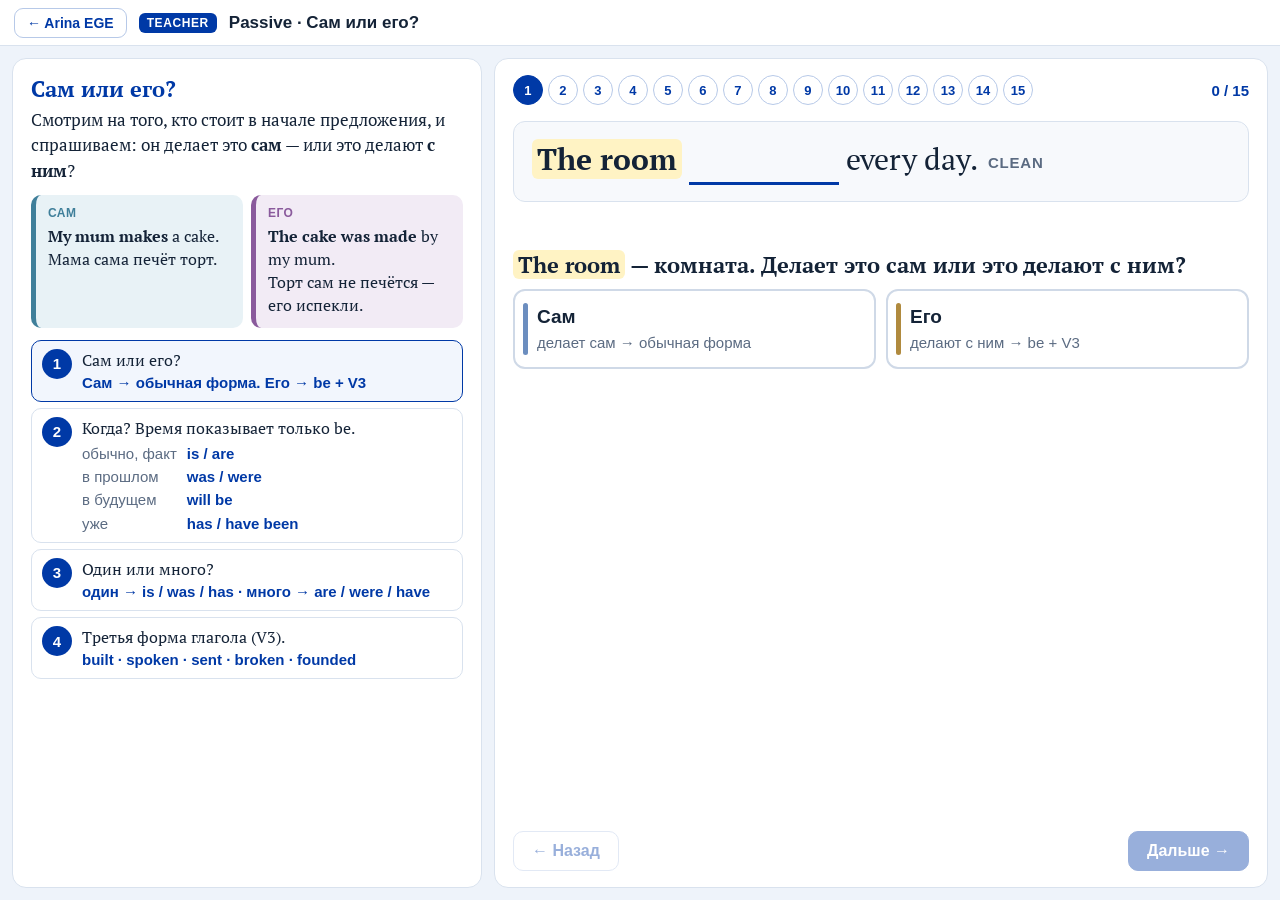
<file: passive-sam/index.html>
<!DOCTYPE html>
<html lang="ru">
<head>
<meta charset="UTF-8">
<meta name="viewport" content="width=device-width,initial-scale=1.0">
<title>Teacher · Passive · Сам или его?</title>
<link rel="preconnect" href="https://fonts.googleapis.com">
<link href="https://fonts.googleapis.com/css2?family=PT+Serif:ital,wght@0,400;0,700;1,400&display=swap" rel="stylesheet">
<style>
:root{--blue:#0039A6;--red:#D52B1E;--ink:#142337;--muted:#5b6b82;--line:#d9e2ee;--bg:#eef3fa;--ok:#2f7d45;--okbg:#e3f4e7;--bad:#b04848;--badbg:#f8e6e6;--sam:#3f7f9a;--ego:#8a5a9c;--serif:"PT Serif",Georgia,"Times New Roman",serif}
*{box-sizing:border-box}html,body{margin:0;height:100%}
body{background:var(--bg);color:var(--ink);font-family:Arial,Helvetica,sans-serif;overflow:hidden}
.top{height:46px;display:flex;align-items:center;gap:12px;padding:0 14px;background:#fff;border-bottom:1px solid var(--line)}
.top a{text-decoration:none;border:1px solid #b7c9e8;color:var(--blue);border-radius:9px;padding:6px 12px;font-weight:800;font-size:14px}
.top .tag{background:var(--blue);color:#fff;border-radius:6px;padding:3px 8px;font-size:12px;font-weight:900;letter-spacing:.6px}
.top b{font-size:17px}
.wrap{height:calc(100vh - 46px);display:grid;grid-template-columns:minmax(300px,.85fr) minmax(0,1.4fr);gap:12px;padding:12px}
.card{background:#fff;border:1px solid var(--line);border-radius:14px;padding:16px 18px;min-height:0;overflow:auto}
/* правило */
.rule h2{margin:0 0 4px;font:700 22px/1.25 var(--serif);color:var(--blue)}
.rule .lead{margin:0 0 12px;font:17px/1.5 var(--serif)}
.pair{display:grid;grid-template-columns:1fr 1fr;gap:8px;margin:0 0 12px}
.pair div{border-radius:10px;padding:10px 12px;font:16px/1.45 var(--serif)}
.pair .s{background:#e8f2f6;border-left:5px solid var(--sam)}.pair .e{background:#f2ebf5;border-left:5px solid var(--ego)}
.pair small{display:block;font:800 12px/1.4 Arial,sans-serif;letter-spacing:.5px;text-transform:uppercase;margin-bottom:3px}
.pair .s small{color:var(--sam)}.pair .e small{color:var(--ego)}
.pair b{font-weight:700}
.steps{list-style:none;margin:0;padding:0;display:grid;gap:6px}
.steps li{display:grid;grid-template-columns:30px 1fr;gap:10px;align-items:start;padding:8px 10px;border:1px solid var(--line);border-radius:10px;font:16px/1.45 var(--serif)}
.steps li i{font-style:normal;width:30px;height:30px;border-radius:50%;background:var(--blue);color:#fff;display:grid;place-items:center;font:800 15px Arial}
.steps li.on{border-color:var(--blue);background:#f2f6fd}
.steps .f{font:700 15px/1.4 Arial,sans-serif;color:var(--blue)}
.be{display:grid;grid-template-columns:auto 1fr 1fr;gap:3px 10px;margin-top:4px;font:15px/1.35 Arial,sans-serif}
.be span{color:var(--muted)}.be b{color:var(--blue)}
/* игра */
.game{display:flex;flex-direction:column}
.gTop{display:flex;align-items:center;gap:10px;margin-bottom:10px}
.dots{display:flex;gap:5px;flex-wrap:wrap}
.dots button{width:30px;height:30px;border-radius:50%;border:1px solid #b7c9e8;background:#fff;color:var(--blue);font:800 13px Arial;cursor:pointer}
.dots button.cur{background:var(--blue);color:#fff;border-color:var(--blue)}
.dots button.done{background:var(--okbg);border-color:#8ccf9f;color:var(--ok)}
.dots button.cur.done{background:var(--ok);color:#fff}
.score{margin-left:auto;font:800 15px Arial;color:var(--blue);white-space:nowrap}
.sent{font:400 30px/1.45 var(--serif);margin:6px 0 4px;padding:16px 18px;border-radius:12px;background:#f7f9fc;border:1px solid var(--line)}
.sent .subj{background:#fff3c4;border-radius:6px;padding:0 5px;font-weight:700}
.sent .mk{border-bottom:3px solid var(--red)}
.sent .gap{display:inline-block;min-width:150px;border-bottom:3px solid var(--blue);text-align:center;color:var(--ok);font-weight:700}
.sent .key{font:800 15px Arial;letter-spacing:.8px;color:var(--muted);margin-left:10px;vertical-align:middle}
.tr{min-height:26px;font:italic 18px/1.4 var(--serif);color:var(--muted);margin:2px 4px 10px}
.q{font:700 22px/1.35 var(--serif);margin:6px 0 10px}
.q .subjQ{background:#fff3c4;border-radius:6px;padding:0 5px}
.opts{display:grid;grid-template-columns:1fr 1fr;gap:10px}
.opts button{border:2px solid #cfd9e7;background:#fff;border-radius:12px;padding:14px 16px;text-align:left;font:700 19px/1.3 Arial,sans-serif;color:var(--ink);cursor:pointer;position:relative;padding-left:22px}
.opts button:before{content:"";position:absolute;left:8px;top:12px;bottom:12px;width:5px;border-radius:3px;background:var(--c,#94a3b8)}
.opts button small{display:block;font:400 15px/1.35 Arial,sans-serif;color:var(--muted);margin-top:3px}
.opts button:hover:not(:disabled){background:#f4f7fc}
.opts button.ok{background:var(--okbg);border-color:#8ccf9f}.opts button.bad{background:var(--badbg);border-color:#e3a3a3}
.opts button:disabled{cursor:default}
.fb{min-height:54px;margin-top:10px;padding:10px 14px;border-radius:10px;font:17px/1.45 var(--serif);display:none}
.fb.show{display:block}.fb.ok{background:var(--okbg);color:#1f5a32}.fb.bad{background:var(--badbg);color:#7d2f2f}
.nav{margin-top:auto;padding-top:12px;display:flex;gap:8px;justify-content:space-between}
.nav button{border:1px solid #b7c9e8;background:#fff;color:var(--blue);border-radius:10px;padding:10px 18px;font:800 16px Arial;cursor:pointer}
.nav button.prim{background:var(--blue);color:#fff;border-color:var(--blue)}
.nav button:disabled{opacity:.4;cursor:default}
.end{text-align:center;padding:30px 10px}.end h3{font:700 28px var(--serif);color:var(--blue);margin:0 0 8px}.end p{font:18px/1.5 var(--serif)}
@media(max-width:900px){body{overflow:auto}.wrap{grid-template-columns:1fr;height:auto}.sent{font-size:24px}.opts{grid-template-columns:1fr}}
</style>
</head>
<body>
<header class="top"><a href="../">← Arina EGE</a><span class="tag">TEACHER</span><b>Passive · Сам или его?</b></header>
<main class="wrap">
 <section class="card rule">
  <h2>Сам или его?</h2>
  <p class="lead">Смотрим на того, кто стоит в начале предложения, и спрашиваем: он делает это <b>сам</b> — или это делают <b>с ним</b>?</p>
  <div class="pair">
   <div class="s"><small>Сам</small><b>My mum makes</b> a cake.<br>Мама сама печёт торт.</div>
   <div class="e"><small>Его</small><b>The cake was made</b> by my mum.<br>Торт сам не печётся — его испекли.</div>
  </div>
  <ol class="steps" id="steps">
   <li data-s="0"><i>1</i><div>Сам или его?<div class="f">Сам → обычная форма. Его → be + V3</div></div></li>
   <li data-s="1"><i>2</i><div>Когда? Время показывает только be.
    <div class="be"><span>обычно, факт</span><b>is / are</b><b></b><span>в прошлом</span><b>was / were</b><b></b><span>в будущем</span><b>will be</b><b></b><span>уже</span><b>has / have been</b><b></b></div></div></li>
   <li data-s="2"><i>3</i><div>Один или много?<div class="f">один → is / was / has · много → are / were / have</div></div></li>
   <li data-s="3"><i>4</i><div>Третья форма глагола (V3).<div class="f">built · spoken · sent · broken · founded</div></div></li>
  </ol>
 </section>
 <section class="card game" id="game"></section>
</main>
<script>
(function(){
'use strict';
/* t: now | past | fut | perf; n: 1 один, 2 много; sam: подлежащее делает само */
const T={now:'обычно / факт',past:'в прошлом',fut:'в будущем',perf:'уже'};
const BE={now:['is','are'],past:['was','were'],fut:['will be','will be'],perf:['has been','have been']};
const Q=[
 {s:'The room ___ every day.',k:'CLEAN',subj:'The room',ru:'комната',mk:'every day',t:'now',n:1,a:'is cleaned',o:['cleans','is cleaning'],tr:'Комнату убирают каждый день.'},
 {s:'I ___ you tomorrow.',k:'CALL',subj:'I',ru:'я',sam:1,a:'will call',o:['will be called','am called'],tr:'Я позвоню тебе завтра.'},
 {s:'English ___ in many countries.',k:'SPEAK',subj:'English',ru:'английский язык',mk:'in many countries',t:'now',n:1,a:'is spoken',o:['is speaking','speaks'],tr:'На английском говорят во многих странах.'},
 {s:'The letters ___ yesterday.',k:'SEND',subj:'The letters',ru:'письма',mk:'yesterday',t:'past',n:2,a:'were sent',o:['was sent','sent'],tr:'Письма отправили вчера.'},
 {s:'The tickets ___ online.',k:'BUY',subj:'The tickets',ru:'билеты',mk:'online',t:'now',n:2,a:'are bought',o:['are buying','buy'],tr:'Билеты покупают онлайн.'},
 {s:'The city ___ by tourists every summer.',k:'VISIT',subj:'The city',ru:'город',mk:'every summer',t:'now',n:1,a:'is visited',o:['visits','is visiting'],tr:'Город посещают туристы каждое лето.',why:'Туристы делают сами, но стоят после глагола, после by. В начале — город, а город сам никого не посещает.'},
 {s:'The train ___ at 9.',k:'LEAVE',subj:'The train',ru:'поезд',sam:1,a:'leaves',o:['is left','was left'],tr:'Поезд уходит в 9.',why:'Поезд уходит сам — его никто не «уходит». Значит, обычная форма. Расписание → leaves.'},
 {s:'The books ___ to the library.',k:'RETURN',subj:'The books',ru:'книги',mk:'',t:'past',n:2,a:'were returned',o:['was returned','returned'],tr:'Книги вернули в библиотеку.'},
 {s:'The window ___ by the wind.',k:'BREAK',subj:'The window',ru:'окно',mk:'',t:'past',n:1,a:'was broken',o:['was broke','broke'],tr:'Окно разбил ветер.',v3:'break — broke — broken. После was нужна третья форма: broken.'},
 {s:'The problem ___ at the meeting.',k:'DISCUSS',subj:'The problem',ru:'проблема',mk:'at the meeting',t:'past',n:1,a:'was discussed',o:['is discussing','discussed'],tr:'Проблему обсудили на собрании.'},
 {s:'Don’t worry, I ___ you.',k:'HELP',subj:'I',ru:'я',sam:1,a:'will help',o:['will be helped','am helped'],tr:'Не волнуйся, я тебе помогу.'},
 {s:'The machine ___ in Germany.',k:'PRODUCE',subj:'The machine',ru:'машина',mk:'',t:'now',n:1,a:'is produced',o:['produces','is producing'],tr:'Эту машину производят в Германии.'},
 {s:'Now his pictures ___ masterpieces.',k:'CONSIDER',subj:'his pictures',ru:'картины',mk:'Now',t:'now',n:2,a:'are considered',o:['consider','are considering'],tr:'Сейчас его картины считаются шедеврами.',why:'Картины сами ничего не считают — их считают шедеврами люди.'},
 {s:'It ___ in 1903 by immigrants from Europe.',k:'FOUND',subj:'It',ru:'город',mk:'in 1903',t:'past',n:1,a:'was founded',o:['was found','founded'],tr:'Его основали в 1903 году иммигранты из Европы.',v3:'Два разных глагола: find — found — found (найти) и found — founded — founded (основать). Город основали → was founded.'},
 {s:'The cake ___ by my mum.',k:'MAKE',subj:'The cake',ru:'торт',mk:'',t:'past',n:1,a:'was made',o:['made','was making'],tr:'Торт испекла мама.'}
];
const N=Q.length,res=Q.map(()=>null);let i=0,step=0,miss=false,picked=null;
const g=document.getElementById('game');
const shuf=a=>{a=a.slice();for(let k=a.length-1;k>0;k--){const j=Math.floor(Math.random()*(k+1));[a[k],a[j]]=[a[j],a[k]]}return a};
const order=Q.map(q=>shuf([q.a].concat(q.o)));
function sentHTML(q,fill){
 let s=q.s.replace('___','<span class="gap">'+(fill||'&nbsp;')+'</span>');
 s=s.replace(q.subj,'<span class="subj">'+q.subj+'</span>');
 if(q.mk&&step>=1&&!q.sam)s=s.replace(q.mk,'<span class="mk">'+q.mk+'</span>');
 return '<div class="sent">'+s+'<span class="key">'+q.k+'</span></div>';
}
function stepsHL(){document.querySelectorAll('#steps li').forEach(li=>li.classList.toggle('on',+li.dataset.s===step))}
function opts(list){return '<div class="opts">'+list.map((x,k)=>'<button type="button" data-v="'+k+'" style="--c:'+['#6c8ebf','#b08a3e','#7a9a6c','#a07090'][k%4]+'">'+x[0]+(x[1]?'<small>'+x[1]+'</small>':'')+'</button>').join('')+'</div>'}
function stepUI(q){
 if(step===0)return ['<div class="q"><span class="subjQ">'+q.subj+'</span> — '+q.ru+'. Делает это сам или это делают с ним?</div>',[['Сам','делает сам → обычная форма'],['Его','делают с ним → be + V3']],q.sam?0:1];
 if(q.sam&&step===3)return ['<div class="q">Делает сам — значит, обычная форма. Выбери:</div>',order[i].map(x=>[x,'']),order[i].indexOf(q.a)];
 if(step===1){const L=['now','past','fut','perf'];return ['<div class="q">Когда? Посмотри на подчёркнутое и на смысл.</div>',L.map(t=>[T[t],BE[t][0]+(BE[t][0]!==BE[t][1]?' / '+BE[t][1]:'')]),L.indexOf(q.t)]}
 if(step===2){return ['<div class="q"><span class="subjQ">'+q.subj+'</span> — один или много?</div>',[['Один',BE[q.t][0]],['Много',BE[q.t][1]]],q.n-1]}
 return ['<div class="q">Последний шаг: '+BE[q.t][q.n-1]+' + третья форма. Выбери:</div>',order[i].map(x=>[x,'']),order[i].indexOf(q.a)];
}
function why(q,ok){
 if(step===0){if(q.why&&ok)return q.why;return q.sam?(ok?'Да, '+q.ru+' делает это сам. Обычная форма.':'Нет, '+q.ru+' делает это сам. Значит, обычная форма, без be + V3.')
   :(ok?'Да! Это делает кто-то другой, не '+q.ru+'. Нужно be + V3.':'Нет: это делает кто-то другой, не '+q.ru+'. Значит, be + V3.')+(q.why&&!ok?' '+q.why:'')}
 if(step===1)return (ok?'Верно: ':'Смотри: ')+T[q.t]+' → '+BE[q.t][0]+(BE[q.t][0]!==BE[q.t][1]?' / '+BE[q.t][1]:'')+'.'+(q.mk?' Подсказка — «'+q.mk+'».':'');
 if(step===2)return (ok?'Верно: ':'Смотри: ')+q.subj+' — '+(q.n===1?'один → ':'много → ')+BE[q.t][q.n-1]+'.';
 return (ok?'Готово: ':'Правильно: ')+q.s.replace('___',q.a)+(q.v3?' '+q.v3:'');
}
const cap=s=>s.charAt(0).toUpperCase()+s.slice(1);
function draw(){
 const q=Q[i];stepsHL();
 if(i>=N){const ok=res.filter(x=>x===true).length;g.innerHTML='<div class="end"><h3>'+ok+' из '+N+' без подсказки</h3><p>Главный вопрос всегда первый: сам или его?<br>Его → be + V3. Время показывает be.</p><div class="nav" style="justify-content:center"><button type="button" class="prim" data-go="restart">Ещё раз</button></div></div>';return}
 const finished=step>3;
 const fill=finished?q.a:'';
 let body=sentHTML(q,fill)+'<div class="tr">'+(finished?q.tr:'')+'</div>';
 if(!finished){const u=stepUI(q);body+=u[0]+opts(u[1]);}
 body+='<div class="fb" id="fb"></div>';
 g.innerHTML='<div class="gTop"><div class="dots">'+Q.map((_,k)=>'<button type="button" data-dot="'+k+'" class="'+(k===i?'cur ':'')+(res[k]!==null?'done':'')+'">'+(k+1)+'</button>').join('')+'</div><span class="score">'+res.filter(x=>x===true).length+' / '+N+'</span></div>'+body+
  '<div class="nav"><button type="button" data-go="prev" '+(i===0?'disabled':'')+'>← Назад</button><button type="button" class="prim" data-go="next" '+(finished?'':'disabled')+'>'+(i===N-1?'Итог':'Дальше →')+'</button></div>';
 if(finished){const fb=document.getElementById('fb');fb.className='fb show ok';fb.textContent=q.s.replace('___',q.a)+(q.v3?' — '+q.v3:'')}
}
function pick(k){
 const q=Q[i],u=stepUI(q),ok=k===u[2],fb=document.getElementById('fb'),btns=g.querySelectorAll('.opts button');
 if(!ok){miss=true;btns[k].classList.add('bad');btns[k].disabled=true;fb.className='fb show bad';fb.textContent=why(q,false);return}
 btns.forEach(b=>b.disabled=true);btns[k].classList.add('ok');fb.className='fb show ok';fb.textContent=why(q,true);
 setTimeout(()=>{if(q.sam&&step===0)step=3;else step++;
  if(step>3){res[i]=!miss}
  draw()},step===3||(q.sam&&step===0)?900:1100);
}
function go(k){i=Math.max(0,Math.min(N,k));step=i<N&&res[i]!==null?4:0;miss=false;draw()}
g.addEventListener('click',e=>{
 const o=e.target.closest('.opts button');if(o&&!o.disabled){pick(+o.dataset.v);return}
 const d=e.target.closest('[data-dot]');if(d){go(+d.dataset.dot);return}
 const n=e.target.closest('[data-go]');if(!n)return;
 if(n.dataset.go==='next')go(i+1);else if(n.dataset.go==='prev')go(i-1);else{res.fill(null);go(0)}
});
draw();
})();
</script>
</body>
</html>
</file>
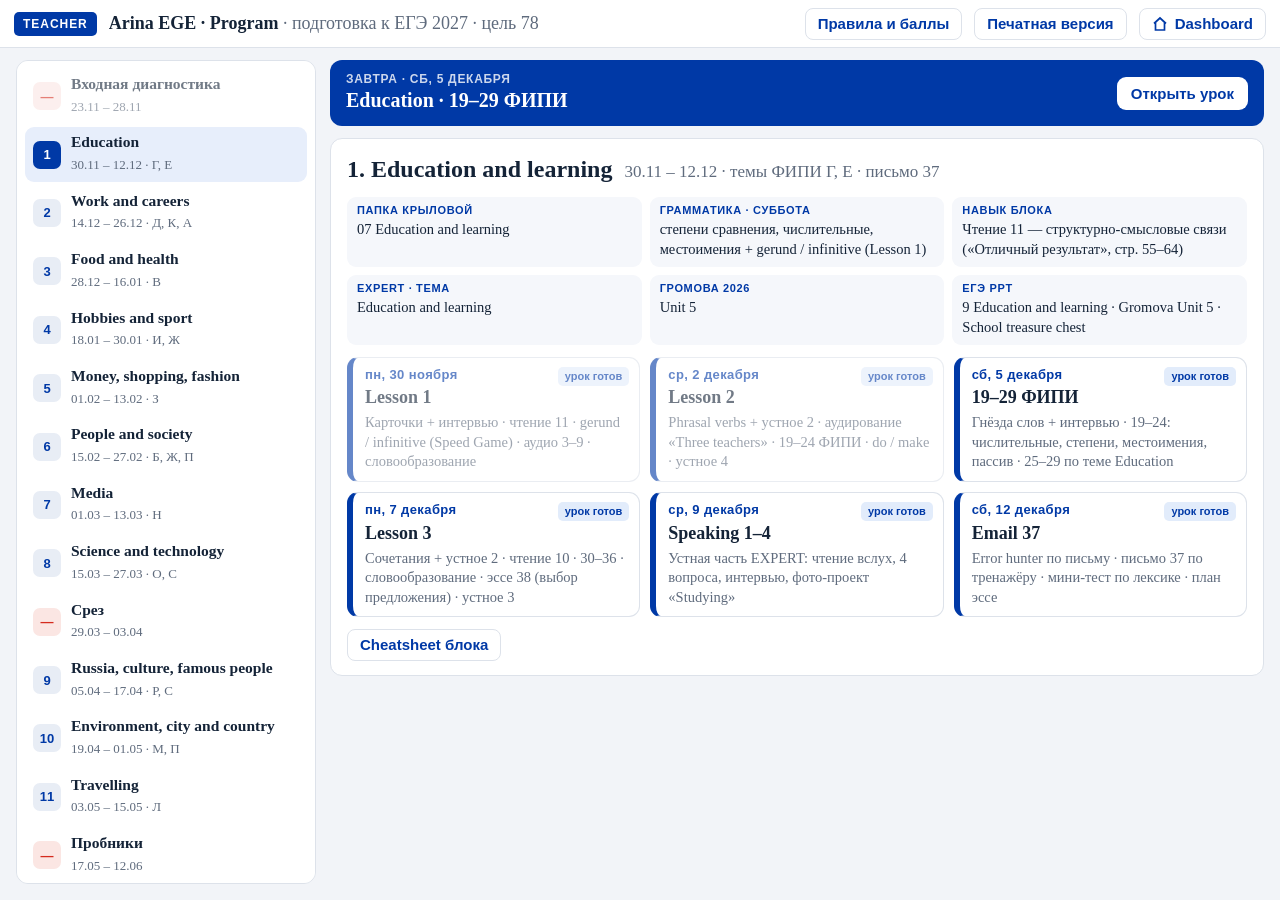
<file: program/index.html>
<!DOCTYPE html>
<html lang="ru">
<head>
<meta charset="utf-8">
<meta name="viewport" content="width=device-width, initial-scale=1">
<title>Program · Arina EGE - Teacher</title>
<link rel="stylesheet" href="engine.css?v=20261118a">
<style>
 body{font-size:17px}
 .wrap{display:grid;grid-template-columns:300px 1fr;gap:14px;padding:12px 16px 16px;max-width:1380px;margin:0 auto}
 .tl{background:#fff;border:1px solid var(--line);border-radius:12px;padding:8px;display:flex;flex-direction:column;gap:4px;max-height:calc(100vh - 76px);overflow:auto}
 .tl button{display:grid;grid-template-columns:30px 1fr;gap:8px;align-items:center;text-align:left;border:0;background:transparent;border-radius:9px;padding:6px 8px}
 .tl button:hover{background:#f2f5fa}
 .tl button.on{background:#e7eefb}
 .tl .no{font:700 13px/1 "Segoe UI",Arial,sans-serif;width:28px;height:28px;border-radius:7px;display:grid;place-items:center;background:#e8edf5;color:var(--blue)}
 .tl button.check .no{background:#fbe6e3;color:var(--red)}
 .tl button.now .no{background:var(--blue);color:#fff}
 .tl button.past{opacity:.6}
 .tl b{display:block;font-size:15.5px;line-height:1.2}
 .tl small{color:var(--muted);font-size:13px}
 .rt{display:flex;flex-direction:column;gap:12px;min-width:0}
 .next{display:flex;align-items:center;gap:14px;background:var(--blue);color:#fff;border-radius:12px;padding:12px 16px}
 .next small{display:block;opacity:.8;font:600 12px/1.2 "Segoe UI",Arial,sans-serif;letter-spacing:.06em;text-transform:uppercase}
 .next b{font-size:20px}
 .next .sp{flex:1}
 .next a,.next button{background:#fff;color:var(--blue);border:0;border-radius:9px;padding:9px 14px;font:700 15px/1 "Segoe UI",Arial,sans-serif;text-decoration:none}
 .bk{background:#fff;border:1px solid var(--line);border-radius:12px;padding:14px 16px}
 .bkH{display:flex;align-items:baseline;gap:12px;flex-wrap:wrap}
 .bkH h1{font-size:24px}
 .bkH span{color:var(--muted)}
 .bkH .sp{flex:1}
 .info{display:grid;grid-template-columns:repeat(3,1fr);gap:8px;margin:10px 0 12px}
 .info div{background:#f5f7fb;border-radius:9px;padding:7px 10px;font-size:14.5px}
 .info i{display:block;font:700 11px/1.2 "Segoe UI",Arial,sans-serif;letter-spacing:.06em;text-transform:uppercase;color:var(--blue);font-style:normal;margin-bottom:2px}
 .ls{display:grid;grid-template-columns:repeat(3,1fr);gap:10px}
 .lc{position:relative;border:1px solid var(--line);border-left:6px solid #c9d3e3;border-radius:11px;padding:9px 12px;background:#fff;text-align:left;display:flex;flex-direction:column;gap:3px;min-height:112px}
 .lc .d{font:700 13px/1.2 "Segoe UI",Arial,sans-serif;color:var(--blue);letter-spacing:.03em}
 .lc b{font-size:18px}
 .lc p{font-size:14.5px;color:var(--muted);line-height:1.35}
 .lc.ready{border-left-color:var(--blue);cursor:pointer}
 .lc.ready:hover{box-shadow:0 6px 16px rgba(20,35,55,.08)}
 .lc .st{position:absolute;right:10px;top:9px;font:700 11px/1 "Segoe UI",Arial,sans-serif;border-radius:5px;padding:4px 7px;background:#eef1f6;color:var(--muted)}
 .lc.ready .st{background:#e2ecfb;color:var(--blue)}
 .lc.today{outline:3px solid var(--red);outline-offset:-1px}
 .lc.today .st{background:var(--red);color:#fff}
 .lc.past{opacity:.6}
 .tools{display:flex;gap:8px;flex-wrap:wrap;margin-top:12px}
 .ruleBox{display:none;margin-top:12px;background:#f5f7fb;border-radius:10px;padding:10px 14px;font-size:15px}
 .ruleBox.on{display:block}
 .ruleBox ul{margin:4px 0 8px 18px}
 .ruleBox table{border-collapse:collapse;font-size:14.5px}
 .ruleBox td{padding:3px 10px 3px 0;border-bottom:1px solid #e3e8f0}
 @media (max-height:640px){.tl{max-height:calc(100vh - 70px)}.info{margin:8px 0}.lc{min-height:96px}}
</style>
</head>
<body>
<header class="pTop"><span class="pTag">Teacher</span><div class="pTitle">Arina EGE · Program <span>· подготовка к ЕГЭ 2027 · цель 78</span></div><span class="sp"></span>
 <button class="pBtn" id="rules">Правила и баллы</button>
 <a class="pBtn" href="https://claude.ai/artifact/BKWYtAxXpkVcRpMeB6EdDa" target="_blank" rel="noopener">Печатная версия</a>
 <a class="pBtn" href="../index.html"><svg viewBox="0 0 16 16" fill="none" stroke="currentColor" stroke-width="1.7"><path d="M2 7.5 8 2l6 5.5M3.5 6.5V14h9V6.5"/></svg> Dashboard</a></header>
<div class="wrap"><nav class="tl" id="tl"></nav><section class="rt"><div class="next" id="next"></div><div class="bk" id="bk"></div></section></div>
<script src="data/program.js?v=20261128"></script>
<script>
(function(){
'use strict';
const P=window.PROGRAM,$=s=>document.querySelector(s);
const esc=s=>String(s==null?'':s).replace(/[&<>"]/g,c=>({'&':'&amp;','<':'&lt;','>':'&gt;','"':'&quot;'}[c]));
const d0=s=>{const p=s.split('-');return new Date(+p[0],+p[1]-1,+p[2])};
const now=new Date();now.setHours(0,0,0,0);
const iso=d=>d.getFullYear()+'-'+String(d.getMonth()+1).padStart(2,'0')+'-'+String(d.getDate()).padStart(2,'0');
const today=iso(now);
const ru=s=>d0(s).toLocaleDateString('ru-RU',{weekday:'short',day:'numeric',month:'long'});
const all=[];P.blocks.forEach(b=>b.lessons.forEach(l=>all.push(Object.assign({block:b},l))));
const nextL=all.find(l=>l.date>=today)||all[all.length-1];
const curBlock=P.blocks.find(b=>today>=b.start&&today<=b.end)||nextL.block;
let sel=(location.hash.slice(1)&&P.blocks.find(b=>b.id===location.hash.slice(1)))||curBlock;

function tl(){
 $('#tl').innerHTML=P.blocks.map(b=>{const st=b.end<today?'past':(b===curBlock?'now':'');
  return `<button class="${b.kind==='check'?'check ':''}${st}${b===sel?' on':''}" data-id="${b.id}"><span class="no">${b.n||'—'}</span><span><b>${esc(b.title)}</b><small>${esc(b.dates)}${b.letters?' · '+esc(b.letters):''}</small></span></button>`}).join('');
 document.querySelectorAll('#tl button').forEach(x=>x.onclick=()=>{sel=P.blocks.find(b=>b.id===x.dataset.id);history.replaceState(null,'','#'+sel.id);tl();block()});
}
function next(){
 const l=nextL,isT=l.date===today;
 const dd=new Date(now); dd.setDate(dd.getDate()+1);
 const tomorrow=iso(dd);
 const isTomorrow=l.date===tomorrow;
 $('#next').innerHTML=`<div><small>${isT?'Сегодня':(isTomorrow?'Завтра':'Ближайший урок')} · ${esc(ru(l.date))}</small><b>${esc(l.block.title)} · ${esc(l.label)}</b></div><span class="sp"></span>${l.id?`<a href="${l.page|| (l.id==='diag-1'?'diagnostic-2026-11-23.html?v=20261122a':l.id==='diag-2'?'diagnostic-2026-11-25.html':'lesson.html?id='+l.id+'&v=20261122a')}">Открыть урок</a>`:`<button id="nb">План</button>`}`;
 const nb=document.getElementById('nb');if(nb)nb.onclick=()=>{sel=l.block;tl();block()};
}
function block(){
 const b=sel;
 const info=b.kind==='check'?[['Материал',b.src]]:[['Папка Крыловой',b.folder],['Грамматика · суббота',b.grammar],['Навык блока',b.skill],['EXPERT · тема',b.expert],['Громова 2026',b.gromova],['ЕГЭ PPT',b.ppt]];
 $('#bk').innerHTML=`<div class="bkH"><h1>${b.n?b.n+'. ':''}${esc(b.full||b.title)}</h1><span>${esc(b.dates)}${b.letters?' · темы ФИПИ '+esc(b.letters):''}${b.write?' · письмо '+esc(b.write):''}</span><span class="sp"></span></div>
 <div class="info">${info.map(x=>`<div><i>${esc(x[0])}</i>${esc(x[1])}</div>`).join('')}</div>
 <div class="ls">${b.lessons.map(l=>{const st=l.date===today?' today':(l.date<today?' past':'');return `<div class="lc${l.id?' ready':''}${st}" ${l.id?`data-id="${l.id}"`:''}><span class="st">${l.date===today?'сегодня':(l.id?'урок готов':'план')}</span><span class="d">${esc(ru(l.date))}</span><b>${esc(l.label)}</b><p>${esc(l.plan)}</p></div>`}).join('')}</div>
 <div class="tools">${b.cheatsheet?`<a class="pBtn" href="${esc(b.cheatsheet)}">Cheatsheet блока</a>`:''}</div>
 <div class="ruleBox" id="rb"><b>Правила программы</b><ul>${P.rules.map(r=>`<li>${esc(r)}</li>`).join('')}</ul><b>Где баллы</b><table>${P.points.map(r=>`<tr><td>${esc(r[0])}</td><td><b>${esc(r[1])}</b></td><td>${esc(r[2])}</td></tr>`).join('')}</table></div>`;
 document.querySelectorAll('.lc.ready').forEach(c=>c.onclick=()=>{
  const lesson=b.lessons.find(l=>l.id===c.dataset.id);
  location.href=lesson.page||(lesson.id==='diag-1'?'diagnostic-2026-11-23.html':lesson.id==='diag-2'?'diagnostic-2026-11-25.html':'lesson.html?id='+lesson.id+'&v=20261118a');
 });
}
$('#rules').onclick=()=>{const r=document.getElementById('rb');if(r)r.classList.toggle('on')};
tl();next();block();scrollTo(0,0);
})();
</script>
</body>
</html>
</file>
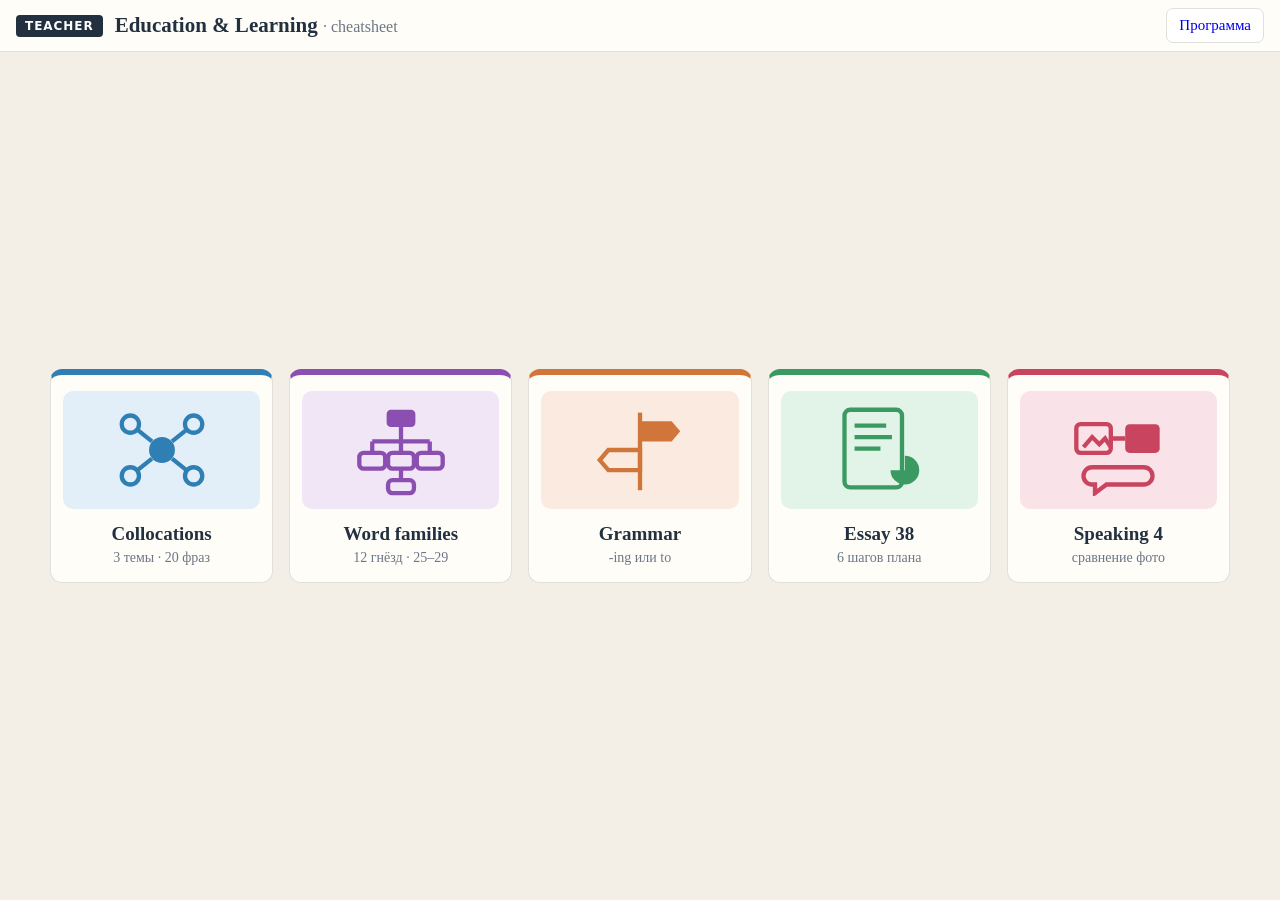
<file: program/cheatsheet-education.html>
<!DOCTYPE html>
<html lang="en">
<head>
<meta charset="utf-8">
<meta name="viewport" content="width=device-width, initial-scale=1">
<title>Education · Cheatsheet · Arina EGE - Teacher</title>
<style>
  :root{
    --ink:#22303f; --muted:#6b7686; --bg:#f3efe6; --card:#fffdf8; --line:#e2e0da;
    --c1:#2f7fb5; --c1s:#e2eff8;   /* collocations */
    --c2:#8a4fb0; --c2s:#f0e6f6;   /* word families */
    --c3:#d0763a; --c3s:#fbeadf;   /* grammar */
    --c4:#3b9a62; --c4s:#e2f3e8;   /* essay */
    --c5:#c9455f; --c5s:#f9e3e8;   /* speaking */
    --noun:#2f7fb5; --adj:#3b9a62; --adv:#d0763a; --verb:#6b7686; --neg:#c9455f;
  }
  *{box-sizing:border-box;margin:0;padding:0}
  html,body{height:100%}
  body{background:var(--bg);color:var(--ink);font-family:Georgia,"Times New Roman",serif;font-size:17px;line-height:1.35;overflow:hidden}
  button{font:inherit;color:inherit;cursor:pointer}
  .top{height:52px;display:flex;align-items:center;gap:12px;padding:0 16px;border-bottom:1px solid var(--line);background:var(--card)}
  .tag{font:600 12px/1 system-ui,sans-serif;letter-spacing:.08em;text-transform:uppercase;background:var(--ink);color:#fff;padding:5px 9px;border-radius:4px}
  .top h1{font-size:21px;font-weight:600}
  .top h1 span{color:var(--muted);font-weight:400;font-size:16px}
  .home{margin-left:auto;display:none;align-items:center;gap:7px;border:1px solid var(--line);background:#fff;border-radius:7px;padding:6px 12px;font-size:15px}
  body.inview .home{display:flex}
  .mini{display:none;gap:6px}
  body.inview .mini{display:flex}
  .mini button{width:34px;height:34px;border-radius:7px;border:2px solid transparent;background:var(--s);display:grid;place-items:center}
  .mini button svg{width:22px;height:22px}
  .mini button.on{border-color:var(--k)}
  main{height:calc(100vh - 52px);padding:14px 18px;overflow:auto}
  .view{display:none;height:100%}
  .view.on{display:flex;flex-direction:column}
  .k1{--k:var(--c1);--s:var(--c1s)} .k2{--k:var(--c2);--s:var(--c2s)} .k3{--k:var(--c3);--s:var(--c3s)} .k4{--k:var(--c4);--s:var(--c4s)} .k5{--k:var(--c5);--s:var(--c5s)}

  /* HOME */
  #home{align-items:center;justify-content:center}
  .tiles{display:grid;grid-template-columns:repeat(5,1fr);gap:16px;width:100%;max-width:1180px}
  .tile{background:var(--card);border:1px solid var(--line);border-top:6px solid var(--k);border-radius:12px;padding:16px 12px 14px;text-align:center;transition:transform .15s,box-shadow .15s}
  .tile:hover{transform:translateY(-3px);box-shadow:0 8px 22px rgba(0,0,0,.08)}
  .tile .pic{height:118px;border-radius:10px;background:var(--s);display:grid;place-items:center;margin-bottom:12px}
  .tile .pic svg{width:92px;height:92px}
  .tile b{display:block;font-size:19px}
  .tile small{display:block;color:var(--muted);font-size:14px;margin-top:3px}

  .vh{display:flex;align-items:baseline;gap:12px;margin-bottom:10px}
  .vh h2{font-size:22px;color:var(--k)}
  .vh span{color:var(--muted);font-size:15px}
  .panel{flex:none;background:var(--card);border:1px solid var(--line);border-radius:12px;padding:14px;position:relative}

  /* COLLOCATIONS mind map */
  .maps{display:grid;grid-template-columns:repeat(3,1fr);gap:14px;height:min(500px,calc(100vh - 170px))}
  .map{position:relative;background:var(--s);border-radius:12px;min-height:300px}
  .map svg.lines{position:absolute;inset:0;width:100%;height:100%}
  .hub{position:absolute;left:50%;top:50%;transform:translate(-50%,-50%);width:104px;height:104px;border-radius:50%;background:var(--k);color:#fff;display:grid;place-items:center;font-size:20px;font-weight:700;box-shadow:0 4px 12px rgba(0,0,0,.12);z-index:2}
  .pill{position:absolute;transform:translate(-50%,-50%);background:#fff;border:2px solid var(--k);border-radius:18px;padding:4px 11px;font-size:15.5px;white-space:nowrap;z-index:2;max-width:200px;text-align:center}
  .pill .ru{display:none;font-size:13.5px;color:var(--muted);white-space:normal}
  .pill.flip{background:var(--k);color:#fff}
  .pill.flip .ru{display:block;color:#fff}
  .pill.flip .en{display:none}
  .hint{position:absolute;right:14px;bottom:8px;font-size:13px;color:var(--muted)}

  /* WORD FAMILIES */
  .wf{display:grid;grid-template-columns:330px 1fr;gap:16px;height:330px}
  .roots{display:grid;grid-template-columns:1fr 1fr;gap:6px;align-content:start}
  .roots button{border:1px solid var(--line);background:#fff;border-radius:8px;padding:7px 12px;text-align:left;font-size:17px}
  .roots button.on{background:var(--k);color:#fff;border-color:var(--k)}
  .tree{background:var(--s);border-radius:12px;display:flex;flex-direction:column;justify-content:center;padding:20px 26px;gap:16px}
  .branch{display:flex;align-items:center;flex-wrap:wrap;gap:12px}
  .wnode{background:#fff;border-radius:10px;padding:10px 16px;border-left:6px solid var(--pc);font-size:22px;box-shadow:0 2px 6px rgba(0,0,0,.05)}
  .wnode small{display:block;font:600 11.5px/1.2 system-ui,sans-serif;letter-spacing:.06em;text-transform:uppercase;color:var(--pc);margin-bottom:2px}
  .wnode .px{color:var(--neg);font-weight:700}
  .arr{color:var(--muted);font-size:22px}
  .legend{display:flex;gap:14px;flex-wrap:wrap;font-size:14px;color:var(--muted)}
  .legend i{display:inline-block;width:12px;height:12px;border-radius:3px;margin-right:5px;vertical-align:-1px}
  .tip{font-size:15px;color:var(--ink);background:#fff;border-radius:8px;padding:8px 12px}

  /* GRAMMAR */
  .gram{display:grid;grid-template-columns:1fr 1fr;gap:18px}
  .sign{border-radius:14px;padding:18px 22px;background:var(--s);display:flex;flex-direction:column;gap:12px}
  .sign .head{display:flex;align-items:center;gap:14px}
  .sign .badge{font:700 26px/1 Georgia,serif;background:var(--k);color:#fff;border-radius:10px;padding:12px 16px}
  .sign .head span{font-size:17px;color:var(--muted)}
  .ex{background:#fff;border-radius:10px;padding:10px 14px;font-size:18px}
  .ex small{display:block;font:600 11.5px/1.2 system-ui,sans-serif;letter-spacing:.06em;text-transform:uppercase;color:var(--k);margin-bottom:3px}
  .ex em{font-style:normal;background:var(--s);border-radius:4px;padding:0 4px;color:var(--k);font-weight:700}

  /* ESSAY */
  .essay{display:grid;grid-template-columns:330px 1fr;gap:18px;height:440px}
  .chart{background:var(--s);border-radius:12px;padding:14px;display:flex;flex-direction:column;align-items:center;gap:8px}
  .chart h3{font-size:15px;font-weight:600;text-align:center}
  .chart svg{width:210px;height:210px}
  .keys{width:100%;font-size:14.5px}
  .keys div{display:flex;align-items:center;gap:7px;padding:1px 0}
  .keys i{width:12px;height:12px;border-radius:3px;flex:none}
  .keys b{margin-left:auto;font-weight:600}
  .steps{display:flex;flex-direction:column;gap:8px;min-height:0}
  .stepbar{display:grid;grid-template-columns:repeat(6,1fr);gap:6px}
  .stepbar button{border:1px solid var(--line);background:#fff;border-radius:8px;padding:8px 4px;font-size:15px;line-height:1.15}
  .stepbar button b{display:block;font:700 18px/1 Georgia,serif;color:var(--k);margin-bottom:3px}
  .stepbar button.on{background:var(--k);color:#fff;border-color:var(--k)}
  .stepbar button.on b{color:#fff}
  .phrase{flex:1;background:var(--s);border-radius:12px;display:flex;flex-direction:column;justify-content:center;padding:18px 26px;gap:10px}
  .phrase .what{font:600 13px/1.2 system-ui,sans-serif;letter-spacing:.06em;text-transform:uppercase;color:var(--k)}
  .phrase .big{font-size:25px;line-height:1.35}
  .phrase .big u{text-decoration:none;border-bottom:3px solid var(--k)}
  .links{display:flex;flex-wrap:wrap;gap:6px;align-items:center}
  .links span{background:#fff;border:1px solid var(--line);border-radius:14px;padding:2px 11px;font-size:15px}
  .links label{font-size:14px;color:var(--muted);margin-right:4px}

  /* SPEAKING */
  .speak{display:grid;grid-template-columns:1fr 1.15fr 1fr;gap:16px;height:360px;align-items:stretch}
  .photo{border-radius:12px;overflow:hidden;background:var(--s);display:flex;flex-direction:column}
  .photo svg{width:100%;flex:1;min-height:0}
  .photo p{padding:8px 12px;font-size:15px;background:#fff;border-top:1px solid var(--line)}
  .chain{display:flex;flex-direction:column;justify-content:center;gap:10px}
  .say{background:#fff;border:2px solid var(--k);border-radius:12px;padding:10px 14px;font-size:18px;position:relative}
  .say small{display:block;font:600 11.5px/1.2 system-ui,sans-serif;letter-spacing:.06em;text-transform:uppercase;color:var(--k);margin-bottom:2px}

  .mode{margin-left:auto;display:flex;background:#fff;border:1px solid var(--line);border-radius:9px;padding:3px;gap:3px}
  .mode button{border:0;background:transparent;border-radius:7px;padding:6px 16px;font-size:15.5px;color:var(--muted)}
  .mode button.on{background:var(--k);color:#fff}
  .view .learn{display:block}.view .play{display:none}
  .view.practice .learn{display:none}.view.practice .play{display:block}
  .play{background:var(--card);border:1px solid var(--line);border-radius:12px;padding:16px 20px;height:440px;position:relative}
  .qhead{display:flex;align-items:center;gap:12px;margin-bottom:10px;font-size:15px;color:var(--muted)}
  .qhead .mech{font:600 12px/1 system-ui,sans-serif;letter-spacing:.07em;text-transform:uppercase;color:var(--k);background:var(--s);padding:6px 10px;border-radius:5px}
  .qhead .cnt{margin-left:auto}
  .qhead .sc{font-weight:700;color:var(--k)}
  .restart{border:1px solid var(--line);background:#fff;border-radius:7px;width:32px;height:32px;display:grid;place-items:center;color:var(--muted)}
  .qbox{background:var(--s);border-radius:12px;padding:22px 26px;min-height:120px;display:flex;align-items:center;gap:18px}
  .qtext{font-size:25px;line-height:1.4;flex:1}
  .gap{display:inline-block;min-width:120px;border-bottom:3px solid var(--k);text-align:center;color:var(--k);font-weight:700}
  .root{font:700 17px/1 system-ui,sans-serif;letter-spacing:.05em;color:var(--k);background:#fff;border-radius:7px;padding:10px 12px}
  .opts{display:grid;grid-template-columns:1fr 1fr;gap:12px;margin-top:14px}
  .opt{border:2px solid var(--line);background:#fff;border-radius:12px;padding:15px 16px;font-size:21px;text-align:left;display:flex;gap:12px;align-items:center}
  .opt:hover:not(:disabled){border-color:var(--k)}
  .opt .l{font:700 14px/1 system-ui,sans-serif;width:28px;height:28px;border-radius:50%;background:var(--s);color:var(--k);display:grid;place-items:center;flex:none}
  .opt.ok{border-color:#3b9a62;background:#e5f3ea}.opt.ok .l{background:#3b9a62;color:#fff}
  .opt.no{border-color:#d9a3ad;background:#f8e9ec;color:#8a5560}
  .opt:disabled{cursor:default}
  .nav{position:absolute;right:20px;bottom:16px;display:flex;gap:8px}
  .nav button{border:1px solid var(--line);background:#fff;border-radius:9px;width:46px;height:40px;font-size:20px;color:var(--k)}
  .nav button:disabled{opacity:.35;cursor:default}
  .timer{height:8px;background:#fff;border-radius:4px;overflow:hidden;margin-top:12px}
  .timer i{display:block;height:100%;background:var(--k);width:100%}
  .done{position:absolute;inset:60px 20px 20px;background:var(--s);border-radius:12px;display:none;flex-direction:column;align-items:center;justify-content:center;gap:8px;font-size:22px}
  .done b{font-size:46px;color:var(--k)}
  .done.on{display:flex}
  /* order */
  .ord{display:grid;grid-template-columns:1fr 1fr;gap:16px;height:360px}
  .slots,.pool{display:flex;flex-direction:column;gap:7px}
  .slot{flex:1;border:2px dashed var(--line);border-radius:10px;padding:6px 12px;display:flex;align-items:center;gap:10px;font-size:16px;background:#fff}
  .slot .num{font:700 13px/1 system-ui,sans-serif;color:var(--k);background:var(--s);border-radius:5px;padding:5px 7px;flex:none;min-width:84px;text-align:center}
  .slot.fill{border-style:solid;border-color:var(--k);background:var(--s)}
  .chip{flex:1;border:2px solid var(--line);border-radius:10px;background:#fff;padding:6px 12px;font-size:16px;text-align:left}
  .chip:hover{border-color:var(--k)}
  .chip.used{visibility:hidden}
  .shake{animation:sh .35s}
  @keyframes sh{25%{transform:translateX(-6px)}75%{transform:translateX(6px)}}
  /* match */
  .match{display:grid;grid-template-columns:1fr 1fr;gap:14px 26px;height:360px}
  .match .colm{display:flex;flex-direction:column;gap:7px}
  .mi{flex:1;border:2px solid var(--line);border-radius:10px;background:#fff;padding:5px 12px;font-size:16.5px;text-align:left}
  .mi:hover{border-color:var(--k)}
  .mi.sel{border-color:var(--k);background:var(--s)}
  .mi.pair{border-color:#3b9a62;background:#e5f3ea;cursor:default}
  .mi.pair .tagn{display:inline-block}
  .tagn{display:none;font:700 12px/1 system-ui,sans-serif;background:#3b9a62;color:#fff;border-radius:4px;padding:3px 6px;margin-right:6px}
</style>
</head>
<body>
<div class="top">
  <span class="tag">Teacher</span>
  <h1>Education &amp; Learning <span>· cheatsheet</span></h1>
  <div class="mini" id="mini"></div>
  <a class="home" style="display:flex;text-decoration:none" href="index.html#edu">Программа</a><button class="home" onclick="go('home')"><svg width="16" height="16" viewBox="0 0 16 16" fill="none" stroke="currentColor" stroke-width="1.7"><path d="M2 7.5 8 2l6 5.5M3.5 6.5V14h9V6.5"/></svg>Home</button>
</div>

<main>
  <!-- HOME -->
  <section class="view on" id="home">
    <div class="tiles" id="tiles"></div>
  </section>

  <!-- 1 COLLOCATIONS -->
  <section class="view k1" id="v1">
    <div class="vh"><h2>Collocations</h2><span>устное 3 · письмо 37 · эссе 38</span><div class="mode"><button class="on" onclick="mode(1,0)">Cheatsheet</button><button onclick="mode(1,1)">Practice</button></div></div>
    <div class="panel learn"><div class="maps" id="maps"></div><div class="hint">нажмите на фразу — перевод</div></div>
  <div class="play" id="p1"></div>
  </section>

  <!-- 2 WORD FAMILIES -->
  <section class="view k2" id="v2">
    <div class="vh"><h2>Word families</h2><span>задания 25–29</span><div class="mode"><button class="on" onclick="mode(2,0)">Cheatsheet</button><button onclick="mode(2,1)">Practice</button></div></div>
    <div class="panel learn"><div class="wf">
      <div class="roots" id="roots"></div>
      <div class="tree">
        <div class="branch" id="branch"></div>
        <div class="legend"><span><i style="background:var(--verb)"></i>verb</span><span><i style="background:var(--noun)"></i>noun</span><span><i style="background:var(--adj)"></i>adjective</span><span><i style="background:var(--adv)"></i>adverb</span><span><i style="background:var(--neg)"></i>отрицание</span></div>
        <div class="tip">Сначала — какая часть речи нужна по месту в предложении. Потом — нужно ли отрицание: <b style="color:var(--neg)">un- · in- · il- · mis- · -less</b></div>
      </div>
    </div></div>
  <div class="play" id="p2"></div>
  </section>

  <!-- 3 GRAMMAR -->
  <section class="view k3" id="v3">
    <div class="vh"><h2>Gerund or infinitive</h2><span>Lesson 1 · Preparing for life at university</span><div class="mode"><button class="on" onclick="mode(3,0)">Cheatsheet</button><button onclick="mode(3,1)">Practice</button></div></div>
    <div class="panel learn"><div class="gram">
      <div class="sign">
        <div class="head"><div class="badge">-ing</div><span>действие как «вещь»</span></div>
        <div class="ex"><small>в начале предложения</small><em>Sorting out</em> your finances is vital.</div>
        <div class="ex"><small>в начале предложения</small><em>Checking</em> your accommodation is essential.</div>
        <div class="ex"><small>после avoid · involve</small>… to avoid <em>forgetting</em> anything.<br>… involves <em>sharing</em> costs.</div>
      </div>
      <div class="sign">
        <div class="head"><div class="badge">to + V</div><span>цель, желание, необходимость</span></div>
        <div class="ex"><small>It is important …</small>It is important <em>to set up</em> a bank account.</div>
        <div class="ex"><small>want · need · learn</small>Learn <em>to cook</em> simple meals.<br>Check what you need <em>to do</em>.</div>
        <div class="ex"><small>«чтобы»</small>Set up an email account <em>to keep</em> in contact.</div>
      </div>
    </div></div>
  <div class="play" id="p3"></div>
  </section>

  <!-- 4 ESSAY -->
  <section class="view k4" id="v4">
    <div class="vh"><h2>Essay 38</h2><span>Lesson 3 · What skills do teenagers want to learn?</span><div class="mode"><button class="on" onclick="mode(4,0)">Cheatsheet</button><button onclick="mode(4,1)">Practice</button></div></div>
    <div class="panel learn"><div class="essay">
      <div class="chart">
        <h3>What skills do you want to learn?</h3>
        <svg viewBox="-110 -110 220 220" id="pie"></svg>
        <div class="keys" id="keys"></div>
      </div>
      <div class="steps">
        <div class="stepbar" id="stepbar"></div>
        <div class="phrase"><div class="what" id="pwhat"></div><div class="big" id="pbig"></div></div>
        <div class="links"><label>Связки:</label><span>furthermore</span><span>besides</span><span>therefore</span><span>nevertheless</span><span>although</span><span>whereas</span><span>otherwise</span></div>
      </div>
    </div></div>
  <div class="play" id="p4"></div>
  </section>

  <!-- 5 SPEAKING -->
  <section class="view k5" id="v5">
    <div class="vh"><h2>Speaking 4 · compare the photos</h2><span>Lesson 3 · chess and windsurfing</span><div class="mode"><button class="on" onclick="mode(5,0)">Cheatsheet</button><button onclick="mode(5,1)">Practice</button></div></div>
    <div class="panel learn"><div class="speak">
      <div class="photo">
        <svg viewBox="0 0 200 150" preserveAspectRatio="xMidYMid slice">
          <rect width="200" height="150" fill="#efe5d6"/>
          <g transform="translate(52 34)">
            <rect width="96" height="96" fill="#6b4a2f" rx="3"/>
            <g id="board"></g>
          </g>
          <g fill="#22303f"><circle cx="78" cy="58" r="6"/><rect x="74" y="62" width="8" height="12" rx="2"/><circle cx="120" cy="94" r="6"/><rect x="116" y="98" width="8" height="12" rx="2"/></g>
          <g fill="#fffdf8" stroke="#22303f" stroke-width="1"><circle cx="102" cy="70" r="6"/><rect x="98" y="74" width="8" height="12" rx="2"/></g>
        </svg>
        <p><b>Photo 1</b> · playing chess — passive, quiet</p>
      </div>
      <div class="chain">
        <div class="say"><small>difference</small>There's an obvious difference between the pictures.</div>
        <div class="say"><small>compare</small>The first one depicts …, while the second one …</div>
        <div class="say"><small>what you need</small>If a person wants to master …, they need to develop …</div>
        <div class="say"><small>as for</small>As for …, … is a must.</div>
      </div>
      <div class="photo">
        <svg viewBox="0 0 200 150" preserveAspectRatio="xMidYMid slice">
          <rect width="200" height="150" fill="#cfe6f2"/>
          <path d="M0 108 Q25 92 50 106 T100 104 T150 102 T200 104 V150 H0Z" fill="#2f7fb5"/>
          <path d="M0 122 Q30 110 60 122 T120 120 T200 118 V150 H0Z" fill="#245f88"/>
          <path d="M70 104 L140 104 L134 110 L76 110Z" fill="#fffdf8"/>
          <path d="M104 102 L104 30 L146 98Z" fill="#c9455f"/>
          <path d="M104 102 L104 44 L80 96Z" fill="#f0b23c"/>
          <circle cx="160" cy="28" r="12" fill="#fff6d8"/>
        </svg>
        <p><b>Photo 2</b> · windsurfing — active, stormy</p>
      </div>
    </div></div>
  <div class="play" id="p5"></div>
  </section>
</main>

<script>
const ICONS={
  1:'<svg viewBox="0 0 64 64" fill="none" stroke="currentColor" stroke-width="3" style="color:var(--c1)"><circle cx="32" cy="32" r="9" fill="var(--c1)" stroke="none"/><circle cx="10" cy="14" r="6"/><circle cx="54" cy="14" r="6"/><circle cx="10" cy="50" r="6"/><circle cx="54" cy="50" r="6"/><path d="M15 18l10 8M49 18l-10 8M15 46l10-8M49 46l-10-8"/></svg>',
  2:'<svg viewBox="0 0 64 64" fill="none" stroke="currentColor" stroke-width="3" style="color:var(--c2)"><rect x="22" y="4" width="20" height="12" rx="3" fill="var(--c2)" stroke="none"/><path d="M32 16v10M12 26h40M12 26v8M32 26v8M52 26v8"/><rect x="3" y="34" width="18" height="11" rx="3"/><rect x="23" y="34" width="18" height="11" rx="3"/><rect x="43" y="34" width="18" height="11" rx="3"/><path d="M32 45v8"/><rect x="23" y="53" width="18" height="9" rx="3"/></svg>',
  3:'<svg viewBox="0 0 64 64" fill="none" stroke="currentColor" stroke-width="3" style="color:var(--c3)"><path d="M32 6v54"/><path d="M32 12H54l6 7-6 7H32z" fill="var(--c3)" stroke="none"/><path d="M32 32H10l-6 7 6 7h22z"/></svg>',
  4:'<svg viewBox="0 0 64 64" fill="none" stroke="currentColor" stroke-width="3" style="color:var(--c4)"><rect x="8" y="4" width="40" height="54" rx="4"/><path d="M15 15h22M15 23h26M15 31h18"/><path d="M40 46a10 10 0 1 0 10-10v10z" fill="var(--c4)" stroke="none"/></svg>',
  5:'<svg viewBox="0 0 64 64" fill="none" stroke="currentColor" stroke-width="3" style="color:var(--c5)"><rect x="3" y="14" width="24" height="20" rx="3"/><rect x="37" y="14" width="24" height="20" rx="3" fill="var(--c5)" stroke="none"/><path d="M8 30l6-7 5 5 4-4 4 6M27 24h10"/><path d="M14 44h36a6 6 0 0 1 6 6v0a6 6 0 0 1-6 6H24l-8 6v-6h-2a6 6 0 0 1-6-6v0a6 6 0 0 1 6-6z"/></svg>'
};
const TILES=[[1,'Collocations','3 темы · 20 фраз'],[2,'Word families','12 гнёзд · 25–29'],[3,'Grammar','-ing или to'],[4,'Essay 38','6 шагов плана'],[5,'Speaking 4','сравнение фото']];
document.getElementById('tiles').innerHTML=TILES.map(([n,t,s])=>`<button class="tile k${n}" onclick="go('v${n}')"><div class="pic">${ICONS[n]}</div><b>${t}</b><small>${s}</small></button>`).join('');
document.getElementById('mini').innerHTML=TILES.map(([n,t])=>`<button class="k${n}" title="${t}" data-v="v${n}" onclick="go('v${n}')">${ICONS[n]}</button>`).join('');

function go(id){
  document.querySelectorAll('.view').forEach(v=>v.classList.toggle('on',v.id===id));
  document.body.classList.toggle('inview',id!=='home');
  document.querySelectorAll('#mini button').forEach(b=>b.classList.toggle('on',b.dataset.v===id));
  if(id==='v1') drawMaps();
}

/* 1 mind maps */
const MAPS=[
  ['EXAM',[['take / sit an exam','сдавать экзамен'],['pass an exam','сдать экзамен'],['fail an exam','провалить экзамен'],['sail through','с лёгкостью пройти'],['get good grades','получать хорошие оценки'],['do homework','делать домашнее задание']]],
  ['STUDY',[['pay attention to','обращать внимание на'],['keep up with','не отставать от'],['deal with','разобраться с'],['drop out','бросить учёбу'],['learn a lesson','вынести урок'],['have a discussion about','обсудить'],['make a suggestion','внести предложение']]],
  ['OPINION',[['in my opinion','на мой взгляд'],['to my mind','по-моему'],['change your mind','передумать'],['make up your mind','принять решение'],['bear in mind','иметь в виду'],['it makes sense to','имеет смысл'],['there is no point in','нет смысла']]]
];
const mapsEl=document.getElementById('maps');
mapsEl.innerHTML=MAPS.map(([h,ps],i)=>`<div class="map" data-i="${i}"><svg class="lines"></svg><div class="hub">${h}</div>${ps.map(([en,ru])=>`<button class="pill"><span class="en">${en}</span><span class="ru">${ru}</span></button>`).join('')}</div>`).join('');
mapsEl.addEventListener('click',e=>{const p=e.target.closest('.pill');if(p)p.classList.toggle('flip')});
function drawMaps(){
  document.querySelectorAll('.map').forEach(m=>{
    const W=m.clientWidth,H=m.clientHeight,pills=[...m.querySelectorAll('.pill')],n=pills.length;
    const top=Math.ceil(n/2),bot=n-top,ry=H/2-26;let lines='';
    const ang=(k,c,a0,a1)=>c===1?(a0+a1)/2:a0+k*(a1-a0)/(c-1);
    pills.forEach((p,k)=>{
      const a=(k<top?ang(k,top,-155,-25):ang(k-top,bot,25,155))*Math.PI/180;
      const hw=p.offsetWidth/2+8;
      let x=W/2+(W/2)*Math.cos(a);x=Math.max(hw,Math.min(W-hw,x));
      const y=H/2+ry*Math.sin(a);
      p.style.left=x+'px';p.style.top=y+'px';lines+=`<line x1="${W/2}" y1="${H/2}" x2="${x}" y2="${y}" stroke="var(--k)" stroke-width="2" opacity=".45"/>`});
    m.querySelector('svg').innerHTML=lines;
  });
}
window.addEventListener('resize',()=>{if(document.getElementById('v1').classList.contains('on'))drawMaps()});

/* 2 word families: [word,pos,prefixOrSuffixToHighlight] */
const FAM=[
  ['educate',[['educate','verb'],['education','noun'],['educator','noun']]],
  ['attend',[['attend','verb'],['attendance','noun'],['attention','noun'],['inattentively','adv','in']]],
  ['fail',[['fail','verb'],['failure','noun'],['failing','noun']]],
  ['improve',[['improve','verb'],['improvement','noun'],['improved','adj']]],
  ['study',[['study','verb'],['student','noun'],['studies','noun'],['studious','adj']]],
  ['solve',[['solve','verb'],['solution','noun']]],
  ['reason',[['reason','noun'],['reasoning','noun'],['reasonable','adj'],['unreasonably','adv','un']]],
  ['literate',[['literate','adj'],['illiterate','adj','il'],['illiteracy','noun','il']]],
  ['understand',[['understand','verb'],['understandable','adj'],['understandably','adv'],['misunderstanding','noun','mis']]],
  ['think',[['think','verb'],['thought','noun'],['thoughtful','adj'],['thoughtless','adj','less'],['unthinkable','adj','un']]],
  ['scholar',[['scholar','noun'],['scholarship','noun'],['scholarly','adj']]],
  ['behave',[['behave','verb'],['behaviour','noun']]]
];
const POS={verb:'var(--verb)',noun:'var(--noun)',adj:'var(--adj)',adv:'var(--adv)'};
const POSN={verb:'verb',noun:'noun',adj:'adjective',adv:'adverb'};
function mark(w,a){if(!a)return w;if(a==='less')return w.replace('less','<span class="px">less</span>');return '<span class="px">'+a+'</span>'+w.slice(a.length)}
document.getElementById('roots').innerHTML=FAM.map(([r],i)=>`<button data-i="${i}">${r}</button>`).join('');
function showFam(i){
  document.querySelectorAll('#roots button').forEach(b=>b.classList.toggle('on',+b.dataset.i===i));
  document.getElementById('branch').innerHTML=FAM[i][1].map(([w,p,a],k)=>(k?'<span class="arr">→</span>':'')+`<div class="wnode" style="--pc:${a?'var(--neg)':POS[p]}"><small>${POSN[p]}${a?' · отрицание':''}</small>${mark(w,a)}</div>`).join('');
}
document.getElementById('roots').addEventListener('click',e=>{const b=e.target.closest('button');if(b)showFam(+b.dataset.i)});
showFam(0);

/* 4 essay */
const DATA=[['Driving a car',38,'#3b9a62'],['Snowboarding',24,'#2f7fb5'],['Speaking a foreign language',16,'#8a4fb0'],['Dancing',12,'#d0763a'],['Cooking',10,'#c9455f']];
(function(){let a=-Math.PI/2,s='';DATA.forEach(([t,v,c])=>{const b=a+v/100*2*Math.PI,l=v>50?1:0;
  s+=`<path d="M0 0 L${100*Math.cos(a)} ${100*Math.sin(a)} A100 100 0 ${l} 1 ${100*Math.cos(b)} ${100*Math.sin(b)}Z" fill="${c}" stroke="#fff" stroke-width="2"/>`;
  const m=(a+b)/2;s+=`<text x="${64*Math.cos(m)}" y="${64*Math.sin(m)+5}" text-anchor="middle" font-size="15" font-weight="700" fill="#fff" font-family="Georgia">${v}%</text>`;a=b});
  document.getElementById('pie').innerHTML=s;
  document.getElementById('keys').innerHTML=DATA.map(([t,v,c])=>`<div><i style="background:${c}"></i>${t}<b>${v}%</b></div>`).join('');})();
const STEPS=[
  ['Opening','Opening statement','<u>I am currently doing a project on</u> what skills teenagers want to learn.'],
  ['Facts','2–3 facts','<u>According to the statistics,</u> the most popular skill to learn is driving a car (38%). <u>Almost one-fifth of the respondents</u> want to learn how to speak a foreign language.'],
  ['Compare','1–2 comparisons','<u>Interestingly, twice as many</u> teenagers are eager to learn how to snowboard (24%) <u>as those who</u> want to learn to dance (12%).'],
  ['Problem','Problem','<u>When people develop new skills, they can face certain problems.</u> One of them is giving up what they learn once they experience difficulties.'],
  ['Solution','Solution','<u>To tackle the problem,</u> such people should find teachers that motivate and encourage their students.'],
  ['Opinion','Conclusion + opinion','<u>In conclusion, I believe</u> the most important skill to learn for me is …']
];
document.getElementById('stepbar').innerHTML=STEPS.map(([t],i)=>`<button data-i="${i}"><b>${i+1}</b>${t}</button>`).join('');
function step(i){document.querySelectorAll('#stepbar button').forEach(b=>b.classList.toggle('on',+b.dataset.i===i));
  document.getElementById('pwhat').textContent=STEPS[i][1];document.getElementById('pbig').innerHTML=STEPS[i][2];}
document.getElementById('stepbar').addEventListener('click',e=>{const b=e.target.closest('button');if(b)step(+b.dataset.i)});
step(0);

/* chess board */
(function(){let s='';for(let r=0;r<8;r++)for(let c=0;c<8;c++)if((r+c)%2===0)s+=`<rect x="${c*12}" y="${r*12}" width="12" height="12" fill="#e9d6b4"/>`;document.getElementById('board').innerHTML=s})();

/* ===== PRACTICE ===== */
function mode(n,m){
  const v=document.getElementById('v'+n);
  v.classList.toggle('practice',!!m);
  v.querySelectorAll('.mode button').forEach((b,i)=>b.classList.toggle('on',i===m));
  if(m) PLAY[n]();
}
const shuf=a=>{a=a.slice();for(let i=a.length-1;i>0;i--){const j=Math.floor(Math.random()*(i+1));[a[i],a[j]]=[a[j],a[i]]}return a};
const RESTART='<svg width="15" height="15" viewBox="0 0 16 16" fill="none" stroke="currentColor" stroke-width="1.8"><path d="M2.5 8a5.5 5.5 0 1 0 1.7-4M2.5 2.5v3h3"/></svg>';

/* generic one-question-at-a-time quiz (Kahoot style) */
function quiz(el,mech,items,opts){
  let i=0,score=0,answered=[],timerId=null;
  const N=items.length;
  el.innerHTML=`<div class="qhead"><span class="mech">${mech}</span><span class="sc"></span><span class="cnt"></span><button class="restart" title="Сначала">${RESTART}</button></div>
  <div class="qbox"><div class="qtext"></div>${opts.root?'<div class="root"></div>':''}</div>
  ${opts.timer?'<div class="timer"><i></i></div>':''}
  <div class="opts"></div>
  <div class="nav"><button class="prev">←</button><button class="next">→</button></div>
  <div class="done"><span>Result</span><b></b><span class="dn"></span></div>`;
  const $=q=>el.querySelector(q);
  $('.restart').onclick=()=>quiz(el,mech,shuf(items),opts);
  $('.prev').onclick=()=>{if(i>0){i--;show()}};
  $('.next').onclick=()=>{if(i<N-1){i++;show()}else finish()};
  function finish(){clearInterval(timerId);$('.done').classList.add('on');$('.done b').textContent=score+' / '+N;$('.done .dn').textContent=score>=N*0.8?'Excellent':score>=N*0.6?'Good':'Let\'s revise'}
  function fill(it,word,ok){
    $('.qtext').innerHTML=it.q.replace('___',`<span class="gap" style="${ok===false?'color:#8a5560;border-color:#d9a3ad':''}">${word||'&nbsp;'}</span>`);
  }
  function show(){
    clearInterval(timerId);
    const it=items[i],st=answered[i];
    $('.cnt').textContent=(i+1)+' / '+N;$('.sc').textContent='★ '+score;
    if(opts.root)$('.root').textContent=it.root;
    fill(it,st?it.a:'',st?true:undefined);
    if(!it._o)it._o=shuf([it.a,...it.d]);
    $('.opts').innerHTML=it._o.map((o,k)=>`<button class="opt" data-o="${o}"><span class="l">${'ABCD'[k]}</span>${o}</button>`).join('');
    $('.prev').disabled=i===0;
    $('.opts').querySelectorAll('.opt').forEach(b=>{
      if(st){b.disabled=true;if(b.dataset.o===it.a)b.classList.add('ok');if(b.dataset.o===st&&st!==it.a)b.classList.add('no');return}
      b.onclick=()=>answer(b.dataset.o);
    });
    if(opts.timer&&!st){
      const bar=$('.timer i'),T=opts.timer*1000,t0=Date.now();bar.style.width='100%';
      timerId=setInterval(()=>{const left=1-(Date.now()-t0)/T;bar.style.width=Math.max(0,left*100)+'%';if(left<=0){clearInterval(timerId);answer('—')}},50);
    } else if(opts.timer){$('.timer i').style.width='0%'}
  }
  function answer(o){
    clearInterval(timerId);
    const it=items[i];answered[i]=o;if(o===it.a)score++;
    show();
  }
  show();
}

const COLL=[
  {q:"He wasn't ___ the safety instructions.",a:'paying attention to',d:['keeping up with','dealing with','drawing attention']},
  {q:'Do you usually ___ in the afternoon?',a:'take a break',d:['take an exam','have an idea','make a point']},
  {q:'Could I ___ about the way your essay is structured?',a:'make a suggestion',d:['have a discussion','express an opinion','learn a lesson']},
  {q:'___, the law should be changed.',a:'In my opinion',d:['No point','Bear in mind','Make up your mind']},
  {q:'The students were not given the chance to ___.',a:'express an opinion',d:['make up their mind','teach a lesson','pass an exam']},
  {q:'Jane ___ her Maths exam, but she passed Chemistry.',a:'failed',d:['dropped','missed','lost']},
  {q:"I haven't ___ whether to go yet.",a:'made up my mind',d:['changed my mind','borne in mind','crossed my mind']},
  {q:"Having my car stolen really ___ — I'll never leave it unlocked again.",a:'taught me a lesson',d:['learnt me a lesson','gave me a break','made me a point']},
  {q:"You can't expect to just ___ without doing any work.",a:'sail through',d:['drop out','give in','catch on']},
  {q:'Adam ___ of school when he was 16.',a:'dropped out',d:['gave in','crossed out','set out']},
  {q:'He had to hurry to ___ her.',a:'keep up with',d:['get on with','deal with','get at']},
  {q:"She's used to ___ difficult customers.",a:'dealing with',d:['keeping up with','getting at','coming round']},
  {q:"I'll ___ and give you an answer next week.",a:'think it over',d:['cross it out','give it in','get it on']}
];
const WF=[
  {q:'Unfortunately, he is musically ___.',root:'LITERATE',a:'illiterate',d:['literate','literacy','illiteracy']},
  {q:'___ at these lectures is not compulsory.',root:'ATTEND',a:'Attendance',d:['Attention','Attendant','Attending']},
  {q:'There is still room for ___.',root:'IMPROVE',a:'improvement',d:['improved','improving','improves']},
  {q:'There is no ___ to this problem.',root:'SOLVE',a:'solution',d:['solving','solvable','solved']},
  {q:'She was ___ surprised to see us there.',root:'UNDERSTAND',a:'understandably',d:['understandable','understanding','misunderstood']},
  {q:'He was a ___ at the University of Chicago.',root:'STUDY',a:'student',d:['studies','studious','studying']},
  {q:'We are ___ sure this is the best solution.',root:'REASON',a:'reasonably',d:['reasonable','unreasonably','reasoning']},
  {q:'Injury to the brain often produces changes in ___.',root:'BEHAVE',a:'behaviour',d:['behaving','behaved','behaves']},
  {q:'He has a ___ approach to his work.',root:'THINK',a:'thoughtful',d:['thoughtless','thinking','unthinkable']},
  {q:'Small children have a very short ___ span.',root:'ATTEND',a:'attention',d:['attendance','attendant','attending']},
  {q:'She was a ___ child, happiest when reading.',root:'STUDY',a:'studious',d:['student','studies','studied']},
  {q:'There must be some ___. I never asked for these chairs to be delivered.',root:'UNDERSTAND',a:'misunderstanding',d:['understanding','understandable','misunderstood']},
  {q:"Aren't you making ___ demands on her time?",root:'REASON',a:'unreasonable',d:['reasonable','reasonably','reasoning']},
  {q:'Something that would have been ___ a generation ago.',root:'THINK',a:'unthinkable',d:['thoughtless','thinking','thoughtful']},
  {q:'The man who can make hard things easy is the ___.',root:'EDUCATE',a:'educator',d:['education','educated','educating']}
];
const GR=[
  {q:"We've arranged ___ today.",a:'to meet',d:['meeting']},
  {q:"I'd like ___ a master's after I finish my degree.",a:'to do',d:['doing']},
  {q:"Kim doesn't mind ___ for her flatmates.",a:'cooking',d:['to cook']},
  {q:'Did you manage ___ in your assignment on time?',a:'to hand',d:['handing']},
  {q:'I usually go ___ at the weekends.',a:'walking',d:['to walk']},
  {q:"I'm too busy ___ out tonight. I have to work.",a:'to go',d:['going']},
  {q:"Don't forget ___ off your mobile before the exam.",a:'to turn',d:['turning']},
  {q:'Max admitted ___ my pen without asking.',a:'borrowing',d:['to borrow']},
  {q:"It's amazing ___ how much revision we do at school.",a:'to think',d:['thinking']},
  {q:'The problem is that ___ can quickly become boring.',a:'revising',d:['to revise']},
  {q:"It's important ___ a variety of revision techniques.",a:'to use',d:['using']},
  {q:'Instead of ___ the same old things, try something new.',a:'doing',d:['to do']},
  {q:'Most people enjoy ___, even if they don\'t sing well.',a:'singing',d:['to sing']},
  {q:'Music appears ___ us to remember more.',a:'to help',d:['helping']},
  {q:"Check that people in your family don't mind ___ to you.",a:'listening',d:['to listen']}
];
const ESSAY=[
  ['Opening','I am currently doing a project on what skills teenagers want to learn.'],
  ['Facts','According to the statistics, the most popular skill to learn is driving a car (38%).'],
  ['Compare','Interestingly, twice as many teenagers are eager to learn how to snowboard (24%) as those who want to learn to dance (12%).'],
  ['Problem','When people develop new skills, they can face certain problems.'],
  ['Solution','To tackle the problem, such people should find teachers that motivate and encourage their students.'],
  ['Opinion','In conclusion, I believe the most important skill to learn for me is …']
];
const PAIRS=[
  ['There are people doing hobbies','in both of the pictures.'],
  ['In the first one I can see','two people playing chess.'],
  ['The second picture illustrates','someone windsurfing.'],
  ["There's an obvious difference",'between the pictures.'],
  ['The first one depicts a passive activity,','while the second one is very active.'],
  ["I believe it's quite difficult",'to excel at both of the activities.'],
  ['If a person wants to master chess,','they need to develop their logical skills and memory.'],
  ['As for windsurfing,','good hand-eye coordination is a must.']
];

function orderGame(el){
  let next=0;const pool=shuf(ESSAY.map((x,i)=>i));
  el.innerHTML=`<div class="qhead"><span class="mech">Sequencing · essay plan</span><span class="cnt"></span><button class="restart" title="Сначала">${RESTART}</button></div>
  <div class="ord"><div class="slots">${ESSAY.map((x,i)=>`<div class="slot" data-i="${i}"><span class="num">${i+1} · ${x[0]}</span><span class="t"></span></div>`).join('')}</div>
  <div class="pool">${pool.map(i=>`<button class="chip" data-i="${i}">${ESSAY[i][1]}</button>`).join('')}</div></div>`;
  const cnt=()=>el.querySelector('.cnt').textContent=next+' / '+ESSAY.length;cnt();
  el.querySelector('.restart').onclick=()=>orderGame(el);
  el.querySelectorAll('.chip').forEach(c=>c.onclick=()=>{
    if(+c.dataset.i===next){const sl=el.querySelector(`.slot[data-i="${next}"]`);sl.classList.add('fill');sl.querySelector('.t').textContent=c.textContent;c.classList.add('used');next++;cnt();}
    else{c.classList.remove('shake');void c.offsetWidth;c.classList.add('shake')}
  });
}
function matchGame(el){
  let sel=null,done=0;const L=PAIRS.map((p,i)=>i),R=shuf(L);
  el.innerHTML=`<div class="qhead"><span class="mech">Matching · halves</span><span class="cnt"></span><button class="restart" title="Сначала">${RESTART}</button></div>
  <div class="match"><div class="colm">${L.map(i=>`<button class="mi l" data-i="${i}"><span class="tagn">${i+1}</span>${PAIRS[i][0]}</button>`).join('')}</div>
  <div class="colm">${R.map(i=>`<button class="mi r" data-i="${i}"><span class="tagn">${i+1}</span>${PAIRS[i][1]}</button>`).join('')}</div></div>`;
  const cnt=()=>el.querySelector('.cnt').textContent=done+' / '+PAIRS.length;cnt();
  el.querySelector('.restart').onclick=()=>matchGame(el);
  el.querySelectorAll('.mi.l').forEach(b=>b.onclick=()=>{if(b.classList.contains('pair'))return;el.querySelectorAll('.mi.l').forEach(x=>x.classList.remove('sel'));b.classList.add('sel');sel=b});
  el.querySelectorAll('.mi.r').forEach(b=>b.onclick=()=>{
    if(!sel||b.classList.contains('pair'))return;
    if(b.dataset.i===sel.dataset.i){b.classList.add('pair');sel.classList.remove('sel');sel.classList.add('pair');sel=null;done++;cnt()}
    else{b.classList.remove('shake');void b.offsetWidth;b.classList.add('shake')}
  });
}
const PLAY={
  1:()=>quiz(document.getElementById('p1'),'Kahoot · collocations',shuf(COLL),{}),
  2:()=>quiz(document.getElementById('p2'),'Kahoot · word formation',shuf(WF),{root:true}),
  3:()=>quiz(document.getElementById('p3'),'Speed Game · 10 sec',shuf(GR),{timer:10}),
  4:()=>orderGame(document.getElementById('p4')),
  5:()=>matchGame(document.getElementById('p5'))
};

window.scrollTo(0,0);
</script>
</body>
</html>
</file>
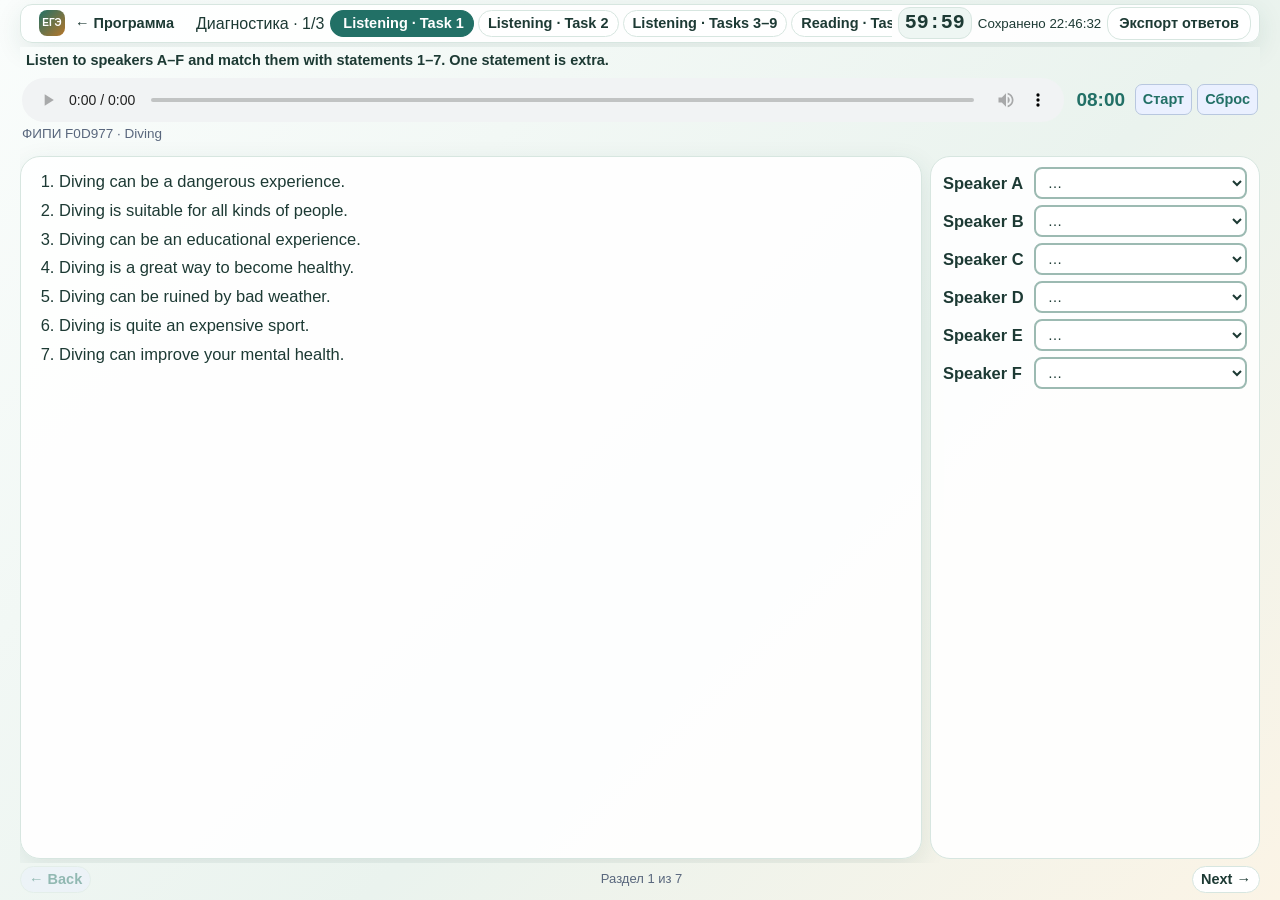
<file: program/diagnostic-2026-11-23.html>
<!doctype html><html lang="ru"><head><meta charset="utf-8"><meta name="viewport" content="width=device-width,initial-scale=1"><title>Арина · Диагностика 23 ноября · Teacher</title>
<style>
:root{--blue:#293b82;--red:#cf4239;--line:#dce3f1;--bg:#f6f8fc;--mut:#59677d}*{box-sizing:border-box}body{margin:0;background:var(--bg);font-family:Segoe UI,Arial,sans-serif;color:#23304c;font-size:18px}button,select{font:inherit}button{cursor:pointer}.top{height:55px;background:white;border-bottom:1px solid var(--line);display:flex;align-items:center;gap:12px;padding:8px 16px}.top b{color:var(--blue)}.top a{color:var(--blue);text-decoration:none;font-size:14px}.top small{margin-left:auto;color:var(--mut)}.layout{display:grid;grid-template-columns:186px minmax(0,1fr);min-height:calc(100vh - 55px)}nav{background:white;border-right:1px solid var(--line);padding:12px 7px;display:flex;flex-direction:column;gap:6px}nav button{padding:10px;border:1px solid var(--line);border-radius:9px;background:white;text-align:left;font-size:14px;color:var(--blue)}nav button.on{background:#eaf0ff;border-left:4px solid var(--red);font-weight:700}main{padding:15px 20px;min-width:0}.head{display:flex;align-items:center;gap:12px;flex-wrap:wrap}.head h1{font-size:22px;color:var(--blue);margin:0}.chip{font-size:13px;background:#e8edf9;border-radius:30px;padding:6px 10px}.clock{margin-left:auto;color:var(--red);font-weight:800;font-variant-numeric:tabular-nums}.panel{background:white;border:1px solid var(--line);border-radius:14px;padding:18px;margin-top:12px}.panel p{line-height:1.55;margin:8px 0}.panel h2{color:var(--blue);font-size:20px;margin:0 0 10px}.intro{font-size:15px;color:var(--mut)}.q{padding:10px 0;border-bottom:1px solid var(--line);display:grid;grid-template-columns:minmax(0,1fr) 210px;gap:12px;align-items:center}.q b{font-size:17px}.q select{padding:8px;border:1px solid #b8c7df;border-radius:8px;width:100%;background:#fff;font-size:16px}.text{font-size:18px;line-height:1.58;max-width:1050px}.passage{padding:8px 12px;border-left:3px solid #afc3f1;background:#f8faff;margin:8px 0}.passage strong{color:var(--blue)}.actions{display:flex;gap:10px;align-items:center;justify-content:space-between;margin-top:12px}.btn{background:var(--blue);border:0;border-radius:9px;padding:10px 16px;color:#fff;font-weight:700;font-size:15px}.btn.secondary{color:var(--blue);background:#eaf0ff}.btn.red{background:var(--red)}.teacher{display:none;background:#fff7ed;border:1px solid #edcdaa;padding:12px;border-radius:9px;font-size:15px;margin-top:10px}.teacher.show{display:block}.results{display:grid;grid-template-columns:repeat(3,1fr);gap:10px}.metric{border:1px solid var(--line);border-radius:9px;padding:14px}.metric b{display:block;font-size:25px;color:var(--blue)}.wrong{border-left:4px solid var(--red);padding:7px 10px;margin:7px 0;background:#fff7f6;font-size:15px}.success{border-left:4px solid #198359;background:#f0faf5}.play{display:flex;gap:8px;flex-wrap:wrap}.play button{background:#e9f0fe;border:1px solid #abc2ed;color:var(--blue);border-radius:8px;padding:8px 12px}.mini{font-size:13px;color:var(--mut)}@media(max-width:850px){.layout{display:block}nav{flex-direction:row;overflow:auto;position:sticky;top:0;z-index:3}nav button{white-space:nowrap}main{padding:10px}.q{grid-template-columns:1fr}.results{grid-template-columns:1fr}.top small{display:none}}
 .text{white-space:pre-line}
/* Compact listening worksheets: player first, all prompts in the viewport */
body.listening-screen{height:100dvh;overflow:hidden}
body.listening-screen .top{height:45px;padding:5px 12px}
body.listening-screen>details.panel{display:none}
body.listening-screen .layout{height:calc(100dvh - 45px);min-height:0;grid-template-columns:155px minmax(0,1fr)}
body.listening-screen nav{padding:7px 5px;gap:4px}
body.listening-screen nav button{padding:8px 7px;font-size:12px}
body.listening-screen main{height:100%;min-height:0;padding:8px 12px;display:flex;flex-direction:column}
body.listening-screen .head{min-height:30px;flex:none}
body.listening-screen .head h1{font-size:19px}
body.listening-screen #screen{min-height:0;flex:1;display:flex;flex-direction:column}
body.listening-screen .panel{margin-top:5px;padding:10px 15px;min-height:0;flex:1;display:flex;flex-direction:column;overflow:hidden}
body.listening-screen .panel h2{font-size:18px;margin:0 0 3px}
body.listening-screen .panel .intro{display:none}
body.listening-screen .listen-instruction{font-size:13px;line-height:1.25;margin:4px 0}
body.listening-screen .listen-audio{flex:none;display:flex;align-items:center;gap:12px;margin:2px 0 5px}
body.listening-screen .listen-audio audio{height:37px;width:min(630px,100%);flex:1}
body.listening-screen .listen-audio .mini{font-size:11px;line-height:1.15;flex:1;margin:0}
body.listening-screen .listen-content{flex:1;min-height:0;display:flex;flex-direction:column;justify-content:space-evenly}
body.listening-screen .listen-content .q{padding:5px 0;grid-template-columns:minmax(0,1fr) 165px;gap:9px;min-height:0}
body.listening-screen .listen-content .q b{font-size:clamp(13px,1.3vw,16px);line-height:1.22;font-weight:600}
body.listening-screen .listen-content .q select{font-size:14px;padding:5px 7px;min-height:32px}
body.listening-screen .listen1-grid{display:grid;grid-template-columns:minmax(0,1.55fr) minmax(210px,.65fr);gap:15px;flex:1;min-height:0}
body.listening-screen .listen1-statements{display:flex;flex-direction:column;justify-content:space-evenly;background:#f8faff;border-left:3px solid #afc3f1;padding:4px 12px}
body.listening-screen .listen1-statements p{margin:2px 0;line-height:1.25;font-size:clamp(13px,1.2vw,16px)}
body.listening-screen .listen1-answers{display:flex;flex-direction:column;justify-content:space-evenly;min-height:0}
body.listening-screen .listen1-answers .q{grid-template-columns:90px minmax(0,1fr);padding:3px 0}
body.listening-screen .listen1-answers .q select{min-width:0}
body.listening-screen .actions{flex:none;margin-top:5px;padding:2px 0}
body.listening-screen .actions .btn{padding:7px 14px}
@media(max-width:850px){body.listening-screen{height:auto;min-height:100dvh;overflow:auto}body.listening-screen .layout{display:block;height:auto}body.listening-screen nav{flex-direction:row}body.listening-screen main{height:auto}body.listening-screen .panel{overflow:visible}body.listening-screen .listen1-grid{grid-template-columns:1fr}body.listening-screen .listen-content .q{grid-template-columns:minmax(0,1fr) 150px}}
@media(max-height:680px) and (min-width:851px){body.listening-screen .top{height:39px}body.listening-screen .layout{height:calc(100dvh - 39px)}body.listening-screen .head h1{font-size:17px}body.listening-screen .listen-audio audio{height:31px}body.listening-screen .listen-content .q{padding:2px 0}body.listening-screen .listen-content .q select{min-height:28px;padding:2px 6px}}

/* Independent countdowns for all three listening sections */
body.listening-screen .listen-audio{gap:8px}
body.listening-screen .listen-audio audio{min-width:120px;max-width:440px}
body.listening-screen .listen-audio .mini{font-size:10px;flex:1;max-width:240px}
body.listening-screen .listen-timer{display:flex;align-items:center;gap:5px;white-space:nowrap;flex:none}
body.listening-screen .listen-timer strong{font-size:19px;font-variant-numeric:tabular-nums;color:var(--blue);min-width:58px;text-align:center}
body.listening-screen .listen-timer button{border:1px solid #b8c7df;border-radius:7px;padding:5px 7px;background:#eaf0ff;color:var(--blue);font-size:12px;font-weight:700;cursor:pointer}
body.listening-screen .listen-timer.expired strong{color:#c22b27}
body.listening-screen .listen-timer.expired{background:#fff2f0;border-radius:6px}
@media(max-width:1130px){body.listening-screen .listen-audio .mini{display:none}}
@media(max-width:850px){body.listening-screen .listen-audio{flex-wrap:wrap}body.listening-screen .listen-audio audio{max-width:none}}

/* Reading diagnosis: independent passage and answer panes, never lose the text */
body.reading-screen{height:100dvh;overflow:hidden}
body.reading-screen .top{height:45px;padding:5px 12px}
body.reading-screen>details.panel{display:none}
body.reading-screen .layout{height:calc(100dvh - 45px);min-height:0;grid-template-columns:155px minmax(0,1fr)}
body.reading-screen nav{padding:7px 5px;gap:4px;overflow-y:auto;min-height:0}
body.reading-screen nav button{padding:8px 7px;font-size:12px;flex:none}
body.reading-screen main{height:100%;min-height:0;padding:8px 12px;display:flex;flex-direction:column}
body.reading-screen .head{min-height:30px;flex:none}
body.reading-screen .head h1{font-size:19px}
body.reading-screen #screen{min-height:0;flex:1;display:flex;flex-direction:column}
body.reading-screen #screen>.panel{margin-top:5px;padding:10px 13px;min-height:0;flex:1;display:flex;flex-direction:column;overflow:hidden}
body.reading-screen #screen>.panel>h2{font-size:18px;margin:0 0 4px}
body.reading-screen #screen>.panel>.intro{display:none}
body.reading-screen .reading-instruction{font-size:13px;line-height:1.3;margin:3px 0 7px;flex:none;color:#59677d}
body.reading-screen .reading-grid{display:grid;grid-template-columns:minmax(0,1.18fr) minmax(315px,.82fr);gap:12px;flex:1;min-height:0}
body.reading-screen .reading-pane{min-width:0;min-height:0;overflow-y:auto;overscroll-behavior:contain;scrollbar-gutter:stable;padding:10px 12px;background:#f8faff;border:1px solid #dce3f1;border-radius:10px}
body.reading-screen .reading-pane--questions{background:#fff}
body.reading-screen .reading-pane .passage{margin:5px 0 9px;padding:7px 10px;font-size:clamp(16px,1.22vw,19px);line-height:1.5}
body.reading-screen .reading-pane .passage p{line-height:1.4;margin:5px 0}
body.reading-screen .reading-pane .text{font-size:clamp(17px,1.3vw,20px);line-height:1.57}
body.reading-screen .reading-pane .q{grid-template-columns:minmax(0,1fr);gap:5px;padding:9px 0;align-items:start}
body.reading-screen .reading-pane .q b{font-size:clamp(15px,1.13vw,17px);line-height:1.4}
body.reading-screen .reading-pane .q select{max-width:100%;font-size:15px;padding:7px}
body.reading-screen .reading-pane .reading-labels{background:#eef3ff;padding:8px 10px}
body.reading-screen .reading-pane .reading-labels p{font-size:15px}
body.reading-screen .reading-pane h3{position:sticky;top:-10px;background:inherit;margin:0 0 8px;padding:4px 0;font-size:16px;color:#293b82;z-index:1}
body.reading-screen .actions{flex:none;margin-top:5px;padding:2px 0}
body.reading-screen .actions .btn{padding:7px 14px}
@media(max-width:950px){body.reading-screen .reading-grid{grid-template-columns:minmax(0,1fr) minmax(280px,.9fr)}body.reading-screen .layout{grid-template-columns:120px minmax(0,1fr)}body.reading-screen nav button{font-size:11px}}
@media(max-width:700px){body.reading-screen{height:auto;overflow:auto}body.reading-screen .layout{display:block;height:auto}body.reading-screen nav{flex-direction:row;overflow-x:auto;position:sticky;top:0;z-index:3}body.reading-screen main{height:auto}body.reading-screen #screen>.panel{overflow:visible}body.reading-screen .reading-grid{display:block}body.reading-screen .reading-pane{overflow:visible;margin-bottom:10px}body.reading-screen .reading-pane--passage{max-height:55dvh;overflow:auto;position:sticky;top:50px;z-index:2}body.reading-screen .reading-pane--questions{position:relative;z-index:1}}

/* Make the contents reachable at increased zoom and on short screens. */
body.listening-screen #screen>.panel{overflow:auto;overscroll-behavior:contain}
body.listening-screen .listen-content,body.listening-screen .listen1-grid{flex:1 0 auto}
body.listening-screen .listen-content .q{min-height:34px}
nav button[aria-current="step"]{outline-offset:-2px}
@media(max-width:700px){body.reading-screen .reading-pane--passage{max-height:46dvh}}
@media(max-width:500px){body.listening-screen .listen1-grid{grid-template-columns:1fr}
body.listening-screen .listen-content .q{grid-template-columns:1fr}}

/* Compact worksheet layout */
:root{font-size:15px}
body{font-size:15px}
.top{height:auto;min-height:38px;padding:3px 9px;gap:7px;flex-wrap:wrap}
main{padding:4px 8px}
.head{gap:7px}
.head h1{margin:0;font-size:17px}
.panel{margin-top:4px;padding:7px 9px}
.actions{margin-top:4px}
body:is(.reading-screen,.listening-screen) main{padding:4px 8px}
body:is(.reading-screen,.listening-screen) .head{min-height:24px}
body:is(.reading-screen,.listening-screen) .head h1{font-size:17px}
body:is(.reading-screen,.listening-screen) #screen>.panel{margin-top:3px;padding:5px 7px}
body:is(.reading-screen,.listening-screen) .panel>h2{display:none}
body:is(.reading-screen,.listening-screen) nav button{padding:5px 6px}
body:is(.reading-screen,.listening-screen) .actions .btn{padding:4px 9px}
body.reading-screen .reading-instruction{margin:0 0 4px;line-height:1.2}
body.reading-screen .reading-grid{gap:6px}
body.reading-screen .reading-pane{padding:4px 7px;border-radius:5px}
body.reading-screen .reading-pane h3{top:-4px;margin:0 0 3px;padding:2px 0;font-size:13px}
body.reading-screen .reading-pane .passage,
body.reading-screen .reading-pane .text{font-size:15px;line-height:1.34;margin:0;padding:0;border:0;background:transparent;white-space:normal}
body.reading-screen .reading-pane .passage p{font-size:inherit;line-height:inherit;margin:0 0 5px}
body.reading-screen .reading-pane .q{padding:4px 0;gap:2px}
body.reading-screen .reading-pane .q b{font-size:14px;line-height:1.25;display:block}
body.reading-screen .reading-pane .q select{padding:3px 5px;font-size:14px;min-height:28px}
body.listening-screen .listen-content,body.listening-screen .listen1-answers{justify-content:flex-start}
body.listening-screen .listen-content .q{padding:3px 0}
body.listening-screen .listen-audio audio{height:32px}
@media(min-width:851px){
body:is(.reading-screen,.listening-screen){display:flex;flex-direction:column}
body:is(.reading-screen,.listening-screen) .top{height:auto;min-height:36px;flex:none}
body:is(.reading-screen,.listening-screen) .layout{height:auto;min-height:0;flex:1}
}
@media(max-width:700px){
body.reading-screen .reading-pane--passage{position:static;max-height:46dvh}
body.reading-screen .reading-pane{margin-bottom:5px}
}

/* Full-width tasks, with the section list on demand. */
#section-picker{position:relative;z-index:10;flex:none;margin-left:auto}
#section-picker summary{cursor:pointer;padding:2px 7px;border:1px solid #b8c7df;border-radius:5px;background:#fff;color:#293b82;font-size:13px;font-weight:600}
#section-picker nav{position:absolute;top:100%;right:0;display:grid;gap:2px;min-width:175px;max-width:calc(100vw - 20px);max-height:65dvh;overflow:auto;padding:4px;background:#fff;border:1px solid #dce3f1;border-radius:6px;box-shadow:0 4px 12px #23304c26}
#section-picker nav button{white-space:normal;text-align:left;padding:3px 6px}

body .layout,body:is(.reading-screen,.listening-screen) .layout{grid-template-columns:minmax(0,1fr)}
.top,body:is(.reading-screen,.listening-screen) .top{height:auto;min-height:30px;padding:2px 6px;gap:5px}
main,body:is(.reading-screen,.listening-screen) main{padding:2px 5px}
body .head,body:is(.reading-screen,.listening-screen) .head{min-height:21px}
.head h1{line-height:1.18}
body #screen>.panel,body:is(.reading-screen,.listening-screen) #screen>.panel{margin-top:2px;padding:4px 6px}
body .actions,body:is(.reading-screen,.listening-screen) .actions{margin-top:2px;padding:1px 0}
.actions .btn,body:is(.reading-screen,.listening-screen) .actions .btn{padding:3px 8px}


/* Keep each question and its available answers together. */
.choice-question{min-width:0;margin:0;padding:6px 0 8px;border:0;border-bottom:1px solid #dde5f0}
.choice-question legend{padding:0;color:#172b4c;font-size:17px;font-weight:650;line-height:1.35}
.choice-options{display:flex;flex-wrap:wrap;gap:4px 7px;margin-top:4px;min-width:0}
.choice-option{display:inline-flex;align-items:center;gap:6px;min-height:34px;padding:3px 8px;margin:0;border:1px solid #bbcae0;border-radius:7px;background:#fff;color:#172b4c;font-size:16px;line-height:1.3;cursor:pointer;overflow-wrap:anywhere}
.choice-option input{width:1em;min-height:0;padding:0;margin:0;flex:none;accent-color:#293b82}
.choice-option:has(input:checked){border-color:#294b91;background:#e8f0ff;color:#183677}
.choice-option:has(input:focus-visible){outline:2px solid #294b91;outline-offset:2px}
.choice-option:has(input:disabled){cursor:default}

body:is(.listening-screen,.reading-screen){height:auto;min-height:100dvh;overflow:visible}
body:is(.listening-screen,.reading-screen) .layout{height:auto}
body:is(.listening-screen,.reading-screen) main{height:auto;min-width:0}
body:is(.listening-screen,.reading-screen) #screen>.panel{overflow:visible;padding:6px 10px}
body.reading-screen .reading-grid{grid-template-columns:minmax(0,1.48fr) minmax(0,1fr)}
body.reading-screen .reading-pane{max-height:none;overflow:visible;position:static}
body.reading-screen .reading-pane :is(.text,.passage){font-size:20px;line-height:1.55}
body.reading-screen .reading-pane h3{position:static}
body.listening-screen .listen-content{gap:0}
body.listening-screen .listen-instruction,body.reading-screen .reading-instruction{font-size:16px;line-height:1.4}
@media(max-width:850px){body.reading-screen .reading-grid,body.listening-screen .listen1-grid{grid-template-columns:minmax(0,1fr)}}
</style><meta name="worksheet-layout" content="compact">
<link rel="stylesheet" href="../ege-written-exam-ui/exam.css"><script src="../ege-written-exam-ui/exam.js"></script><script src="../ege-written-exam-ui/diagnostics.js"></script></head><body class="ege-written">
<header class="bar"><a class="home" href="index.html#diag">← Программа</a><span>Диагностика · 1/3</span><nav class="tabs" id="nav" aria-label="Задания"></nav><div class="clock"><b id="clock">60:00</b></div><small id="save-status">Автосохранение</small><button class="btn sm" type="button" onclick="exportProgress()">Экспорт ответов</button></header><details class="panel"><summary>Источники заданий и записей</summary><ul><li><a href="https://altatiana7.github.io/Tatyana-English-Hub/teacher-tasks-2026/">Diving · ФИПИ F0D977; чтение 10 (Study skills), 11 (Climate change)</a></li><li><a href="https://altatiana7.github.io/Tatyana-English-Hub/katerina-ege-2027/">Listening Lab · вариант 4, задания 2 и 3–9</a></li><li><a href="https://altatiana7.github.io/Tatyana-English-Hub/ege-trainers/reading-12-18.html">Чтение 12–18 · вариант 1: Save a gap year until you graduate?</a></li></ul><p class="mini">Формулировки и ключи перенесены из источников. Для подтверждения ФИПИ у заданий без ID требуется сверка с исходным КИМ.</p></details>
<div class="layout"><main><div class="head"><h1 id="title">Входная диагностика</h1><span class="chip" id="counter">Аудирование + чтение</span></div><div id="screen"></div></main></div>
<script>
'use strict';
const a1labels=["Diving can be a dangerous experience.","Diving is suitable for all kinds of people.","Diving can be an educational experience.","Diving is a great way to become healthy.","Diving can be ruined by bad weather.","Diving is quite an expensive sport.","Diving can improve your mental health."];
const a1key=[3,0,6,2,5,4];
const interview=[{"q":"Ryan has been doing sport since he was six.","ans":2},{"q":"It’s important for Ella that the gym is close to her place.","ans":2},{"q":"Ryan prefers strength training to group workouts.","ans":0},{"q":"It’s easy for Ella to find information online.","ans":1},{"q":"Ryan has a younger sister.","ans":2},{"q":"Ryan’s friend goes to the PowerHouse gym.","ans":1},{"q":"Ryan suggests showing Ella the FitZone gym.","ans":0}];
const choices=['True','False','Not stated'];
const aud3=[["What do we learn about the presenter at the beginning of the radio show?",["She runs the show every afternoon.","She has over ten years of experience.","She has learnt English with the ETL Co."],1],["How old was the speaker when he started learning languages?",["2","6","19"],2],["The speaker believes that learning French helped him to...",["develop in a positive way.","keep engaged with friends.","miss out on travel experience."],0],["Before getting into teaching, the speaker worked as a...",["lawyer.","tour guide.","jazz musician."],2],["According to the speaker, what prevents people from moving to another country?",["Age.","Desires.","Responsibilities."],2],["What does the speaker NOT mention as a benefit of teaching online?",["Good salary.","Career opportunities.","Flexible working hours."],1],["What would the speaker do differently if he could?",["Go to another country.","Invest into a community.","Start his own business."],2]];
const read10=[["A","Figuring out the way you learn best will help you in your academic life. Over the years, researchers and psychologists have tried to understand how we learn. The VARK model proposes that if you are a visual learner, you need to use visuals such as diagrams, charts and colour in your notes. Auditory learners can learn best through listening. Kinaesthetic learners prefer using all their senses or moving around. Of course, we learn through a mix of styles and methods, but one may be more useful than the others."],["B","Studying on your own can be productive; however, there are times when studying in a group can be more effective. Studying in a group or with a partner can make the experience more enjoyable. It can provide you with new views and experiences. It can also be helpful in revealing knowledge gaps or gaps in your understanding. For example, when explaining a concept to the members of your study group, you may realise that you get stuck while explaining a step of a process."],["C","Our attention span is between 45 to 60 minutes so continuous studying is not as productive as you may think. Taking a break will help you prevent study fatigue and allow you to return to your notes with fresh focus. However, if the breaks are too long, you will lose motivation to return to your studies. Try using the Pomodoro Technique where you balance study and breaks. Set a timer for 25 minutes and completely focus on your task. When the time is up, take a short 3-to-5-minute break."],["D","In order to be productive and study efficiently, it is important to reward yourself for your hard work. This can help to keep you motivated and will also reinforce the behaviour. There are several ways that you can reward yourself. Give yourself one evening off once you have achieved your study goals. Reward a study session with a half hour of your favourite show or game. You can take a nap, or meet up with a friend, whatever makes you happy. You complete your study, you get a reward!"],["E","A popular productivity and time management method used by many around the world, is the “Eat the Frog” technique. This is how it works. First, choose a “frog” (difficult task) for the day. You should try to get your task done early in the day. It helps when you have an assignment with a near deadline, but you are not sure how to start. When a task is difficult, we tend to put it off. By completing the most difficult tasks of the day first thing in the morning, you are putting a stop to procrastination."],["F","Most of us buy into the idea that we can multitask effectively, but in reality, we cannot focus on multiple tasks at the same time. What usually happens is that our focus moves from task to task. As a result of this, the task we are trying to complete takes longer, and we are more likely to make mistakes. Instead of multitasking, try to focus on single tasks at a time. You might spend an hour studying with the TV on, but instead focus only on your study for 45 minutes, and this will allow you to watch TV for 15 minutes."],["G","When we talk about productivity, it is true that there are some unavoidable distractions that students face. However, there are certain things that we can do to limit distractions and therefore improve our productivity. Firstly, it is important to minimise the use of devices when trying to study or be productive. If we receive a message and we decide not to check it, it will hold our attention. It is best to keep devices out of sight and out of mind. Also, take away smartwatches. They may alert you and break your focus."]];
const r10labels=["Small pleasures for big efforts","Study time, digital silence","Beat delay by starting strong","Two heads learn better than one","The smart way to press pause","Learning works differently","Too late to take a break","One thing at a time"];
const r10key=[5,3,4,0,2,7,1];
const read11text="Climate change is putting hundreds of millions of people’s lives at risk, and is threatening nature worldwide – from the poles to the tropics, from mountains to oceans. Many of the world’s biggest challenges, from poverty to dying wildlife, are increased by the climate crisis.\n\n\n\nClimate change is caused by increasing greenhouse gases in the atmosphere, A__________ the planet’s weather patterns. Such a rise in the average temperature is often referred to as “global warming.” Climate and weather are often confused. Weather refers to short-term changes in atmospheric conditions, B__________ a much longer period. That is why we still experience cold, snowy days, even though we are now facing a climate crisis, C__________.\n\n\n\nThe impact of climate change can be seen everywhere, from melting glaciers resulting in a global rise in the sea level, D__________, more frequent heatwaves, and other extreme weather events. All these extreme weather events threaten people’s lives and nature across the planet. They are also more difficult E__________. The longer people wait to act, the worse the situation will become.\n\n\n\nWhile climate change is a global crisis, its effects are not felt evenly worldwide. The poorest, native people, and future generations are those F__________ greenhouse gases. However, they are often the most affected by the climate crisis.";
const r11opts=["while climate refers to changes over","resulting in serious, long-term shifts in","who is living in harmony with nature","which has resulted from global warming","who are the least responsible for","and more expensive to recover from","to heavier rainstorms, more droughts"];
const r11key=[1,0,3,6,5,4];
const read12="Taking a gap year after your graduation exams has gone out of fashion. It could be down to its notoriety, now that voluntourism schemes are widely considered self-serving. And then of course there’s the cost, which many students are avoiding in favour of travelling for a month or two. “A lot of my friends take the mick out of me saying, ‘Oh, you went to Cambodia on a gap year’,” says Beth Adams, 21, who studied politics and international relations at the University of Manchester, and took a year out after graduating. “You do feel like you’re fulfilling a stereotype a bit.”\n\nAccording to researchers, the number of people deferring their university places has gone down from 8% in 2002 to around 5% last year. Instead of postponing university study, many graduates are taking a year out after receiving their degree. According to a survey carried out by YouGov and London Stansted airport, more young people are taking a gap year after university, and almost half of UK adults believe job prospects are enhanced by combining travel and learning. So is it better to save your gap year until after graduating?\n\nDefinitely, when you’ve been in education for all those years, where your life is September to July, a break is a good idea. You can recharge your batteries and see the world outside the classroom. You can practise foreign languages and improve your communication skills. You have time to figure things out and a year of being able to work on different projects. As a result, you may land in a job in the industry you like.\n\nAlthough some take a gap year after university because they have a job lined up and managed to delay their start date, most are yet to secure work and are biding their time. It’s a common misconception that such individuals immediately go abroad to volunteer or travel. In reality, students don’t have the funds to do this. Many prefer to stay in their country juggling internships and part-time work.\n\nFor those who do go abroad, a gap-year stint volunteering is no longer merely a way for middle-class kids to boost their CVs. Graduates say they are making more considered choices. The practical experience of working abroad helps some of them get ready for a master’s, which is something they do not have time to do during their finals.\n\nGraduates are also using gap years to explore different career routes. According to recruitment firm Tempo, more than half of students feel there is too much emphasis placed on graduate schemes when starting out in their career. Elena Ricci, 23, who graduated from the University of Southampton last year, agrees. “After I finished my degree, I didn’t really know what to do. So I worked for a law firm for a month, and then I went to Cambodia on a placement. If I had gone straight into a grad job, I don’t think I would have been happy,” she says.\n\nAlthough graduates can bring great skills to volunteering and enhance their employability, there are some risks attached. “You are delaying your career or further study for a year and some employers may not get why you’ve done it,” says ManuelOtero, a senior lecturer in social sciences at Cardiff University who specialises in the link between education and work. His advice is not to stand still. It makes sense to work out what to do, and one of the best ways to find out what to do is to try it out.\n\nAfter her year abroad, Ricci has now decided to start a master’s in September. She says graduates should ignore stereotypes and do what works for them. So, do what you want, regardless of what others might say. It’s up to you to decide. What works out for others may not work out for you, and vice versa. You never know till you try.";
const r12=[["Why is taking a gap year going out of fashion, according to Beth Adams?",["It is boring.","It is quite expensive.","It is too long.","It is pointless."],1],["Deferring in Paragraph 2 most probably means …",["rejecting.","delaying.","getting.","choosing."],1],["Which advantage of a gap year is NOT mentioned in the text?",["Understanding what you want.","Experiencing a different culture.","Becoming better at languages.","Having a rest and getting new impressions."],1],["Such individuals in Paragraph 4 (“It’s a common misconception that such individuals immediately go abroad …”) refers to …",["interns and part-time workers.","young people with sufficient funds.","students having sufficient free time.","graduates without a stable job."],3],["Which statement about Elena Ricci’s experience is FALSE?",["She had a vision of her future job.","She worked abroad for some time.","She worked for a firm for a short time.","She is satisfied with her experience."],0],["What is the danger of taking a gap year, according to the text?",["Risk of losing important skills.","Having a career in the field you dislike.","Misunderstanding on the part of employers.","Impossibility of further study."],2],["The author advises that students should …",["study on a master’s programme.","copy what other people do.","follow their own route.","try working after graduation."],2]];
const sections=[
{id:'a1',title:'Listening · Task 1',time:8,kind:'listen1'},
{id:'a2',title:'Listening · Task 2',time:9,kind:'listen2'},
{id:'a3',title:'Listening · Tasks 3–9',time:13,kind:'listen3'},
{id:'r10',title:'Reading · Task 10',time:8,kind:'read10'},
{id:'r11',title:'Reading · Task 11',time:8,kind:'read11'},
{id:'r12',title:'Reading · Tasks 12–18',time:14,kind:'read12'},
{id:'end',title:'Results · Teacher',time:0,kind:'end'}
];
const STORAGE_KEY='arina-diagnostic-2026-11-23-v2';
function loadProgress(){try{return JSON.parse(localStorage.getItem(STORAGE_KEY)||'{}')}catch(e){return {}}}
const savedProgress=loadProgress();
const answers=Object.assign({},savedProgress.answers||{});
const started=Number(savedProgress.started)||Date.now();
let current=Math.max(0,Math.min(6,Number(savedProgress.current)||0)),finished=!!savedProgress.finished,showTeacher=false;
function saveProgress(){try{localStorage.setItem(STORAGE_KEY,JSON.stringify({version:2,answers,current,finished,started,listeningTimers,audioPositions,updatedAt:new Date().toISOString()}));const el=document.getElementById('save-status');if(el)el.textContent='Сохранено '+new Date().toLocaleTimeString('ru-RU');}catch(e){const el=document.getElementById('save-status');if(el)el.textContent='Не удалось сохранить: проверьте настройки браузера';}}
function exportProgress(){const payload={title:'Arina diagnostic 2026-11-23',savedAt:new Date().toISOString(),answers,finished,results:finished?getKey():null};const blob=new Blob([JSON.stringify(payload,null,2)],{type:'application/json'});const a=document.createElement('a');a.href=URL.createObjectURL(blob);a.download='arina-diagnostic-2026-11-23.json';a.click();setTimeout(()=>URL.revokeObjectURL(a.href),1000);}

const listeningTimers=Object.assign({a1:{remaining:8*60,running:false,until:0},a2:{remaining:9*60,running:false,until:0},a3:{remaining:13*60,running:false,until:0}},savedProgress.listeningTimers||{});Object.values(listeningTimers).forEach(t=>{if(t.running){t.remaining=Math.max(0,Math.ceil((t.until-Date.now())/1000));t.running=false;}});
function timerSeconds(id){const t=listeningTimers[id];if(!t)return 0;return t.running?Math.max(0,Math.ceil((t.until-Date.now())/1000)):t.remaining}
function formatListeningTime(sec){return String(Math.floor(sec/60)).padStart(2,'0')+':'+String(sec%60).padStart(2,'0')}
function timerUI(id){const t=listeningTimers[id];return '<div class="listen-timer" id="timer-'+id+'" role="group" aria-label="Таймер аудирования"><strong id="time-'+id+'">'+formatListeningTime(timerSeconds(id))+'</strong><button type="button" id="timer-toggle-'+id+'" onclick="toggleListeningTimer(\''+id+'\')">'+(t.running?'Пауза':'Старт')+'</button><button type="button" onclick="resetListeningTimer(\''+id+'\')">Сброс</button></div>'}
function syncListeningTimer(id){const t=listeningTimers[id];if(!t)return;const remain=timerSeconds(id);if(t.running&&remain===0){t.running=false;t.remaining=0;}const el=document.getElementById('timer-'+id);if(!el)return;document.getElementById('time-'+id).textContent=formatListeningTime(remain);document.getElementById('timer-toggle-'+id).textContent=t.running?'Пауза':'Старт';el.classList.toggle('expired',remain===0);el.setAttribute('aria-label',remain===0?'Время аудирования истекло':'Осталось '+formatListeningTime(remain))}
function toggleListeningTimer(id){const t=listeningTimers[id];if(!t)return;if(t.running){t.remaining=timerSeconds(id);t.running=false}else{if(!t.remaining)t.remaining=sections.find(x=>x.id===id).time*60;t.until=Date.now()+t.remaining*1000;t.running=true}syncListeningTimer(id)}
function resetListeningTimer(id){const t=listeningTimers[id];if(!t)return;t.running=false;t.remaining=sections.find(x=>x.id===id).time*60;syncListeningTimer(id)}
function pauseListeningTimer(id){const t=listeningTimers[id];if(t&&t.running){t.remaining=timerSeconds(id);t.running=false}}

function esc(x){return String(x).replace(/[&<>"']/g,c=>({'&':'&amp;','<':'&lt;','>':'&gt;','"':'&quot;',"'":'&#39;'}[c]))}
function item(id,title,labels){return '<label class="q"><b>'+title+'</b><select data-id="'+esc(id)+'" aria-label="'+title.replace(/<[^>]+>/g,'')+'"><option value="">…</option>'+labels.map((text,i)=>'<option value="'+i+'" '+(String(answers[id])===String(i)?'selected':'')+'>'+esc(text)+'</option>').join('')+'</select></label>'}
const audioPositions=Object.assign({a1:0,a2:0,a3:0},savedProgress.audioPositions||{});
function playAudio(src,note){const id=sections[current].id;return '<audio id="diagnostic-audio" controls preload="metadata" playsinline aria-label="Аудирование '+esc(id)+'" style="width:100%" src="'+esc(src)+'"></audio><p class="mini">'+esc(note)+'</p>'}
function rememberAudioPosition(){const a=document.getElementById('diagnostic-audio');if(!a)return;const id=sections[current].id;if(Object.prototype.hasOwnProperty.call(audioPositions,id)&&Number.isFinite(a.currentTime))audioPositions[id]=a.currentTime}
function restoreAudioPosition(){const a=document.getElementById('diagnostic-audio');if(!a)return;const id=sections[current].id;const saved=audioPositions[id]||0;let restored=false;
const restore=()=>{if(restored||!saved||!Number.isFinite(a.duration)||a.duration<=0)return;restored=true;try{a.currentTime=Math.min(saved,Math.max(0,a.duration-.25))}catch(e){restored=false}};
a.addEventListener('loadedmetadata',restore);a.addEventListener('canplay',restore);
a.addEventListener('timeupdate',()=>{if(Number.isFinite(a.currentTime))audioPositions[id]=a.currentTime});
a.addEventListener('seeking',()=>{if(Number.isFinite(a.currentTime))audioPositions[id]=a.currentTime});
a.addEventListener('ended',()=>{audioPositions[id]=0});
if(a.readyState>=1)restore();
}
function toggleTeacher(){showTeacher=!showTeacher;const el=document.getElementById('teacher');if(el)el.classList.toggle('show',showTeacher)}
function html(){
const s=sections[current];let out='<div class="panel"><h2>'+s.title+'</h2><p class="intro">Подборка из материалов преподавателя. Аудирование 1: ФИПИ F0D977 (Diving); аудирование 2 и 3–9: Listening Lab, вариант 4. Чтение: тренажёры сайта. Это не единый официальный вариант ФИПИ; номера банка для материалов без ID в источнике не подтверждены. Ответы скрыты до завершения диагностики.</p>';

if(s.kind==='listen1'){
out+='<div class="listen-audio">'+playAudio('https://altatiana7.github.io/Tatyana-English-Hub/teacher-tasks-2026/audio/F0D977-listening.mp3','ФИПИ F0D977 · Diving')+timerUI('a1')+'</div>';
out+='<p class="listen-instruction">Listen to speakers A–F and match them with statements 1–7. One statement is extra.</p>';
out+='<div class="listen1-grid"><div class="listen1-statements">'+a1labels.map((x,i)=>'<p><b>'+(i+1)+'.</b> '+esc(x)+'</p>').join('')+'</div><div class="listen1-answers listen-content">';
for(let i=0;i<6;i++)out+=item('a1-'+i,'Speaker '+String.fromCharCode(65+i),a1labels.map((_,j)=>String(j+1)));
out+='</div></div>';
}
if(s.kind==='listen2'){
out+='<div class="listen-audio">'+playAudio('https://altatiana7.github.io/Tatyana-English-Hub/katerina-ege-2027/audio/listening-variant-4.mp3','Вариант 4 · диалог Ryan and Ella после первого задания')+timerUI('a2')+'</div>';
out+='<p class="listen-instruction">Listen to Ryan and Ella talking about gyms. Choose True, False or Not stated.</p><div class="listen-content">';
interview.forEach((x,i)=>out+=item('a2-'+i,(i+1)+'. '+esc(x.q),choices));
out+='</div>';
}
if(s.kind==='listen3'){
out+='<div class="listen-audio">'+playAudio('https://altatiana7.github.io/Tatyana-English-Hub/katerina-ege-2027/audio/listening-variant-4.mp3','Вариант 4 · интервью о языках после задания 2')+timerUI('a3')+'</div>';
out+='<p class="listen-instruction">Listen to the interview about learning languages. Choose one option.</p><div class="listen-content">';
aud3.forEach((x,i)=>out+=item('a3-'+i,(i+3)+'. '+esc(x[0]),x[1]));
out+='</div>';
}
if(s.kind==='read10'){
out+='<p class="reading-instruction">Match texts A–G with headings 1–8. One heading is extra. The texts stay visible while you answer.</p>';
out+='<div class="reading-grid"><section class="reading-pane reading-pane--passage" aria-label="Тексты для чтения"><h3>Texts A–G</h3>'+read10.map(x=>'<div class="passage"><strong>Text '+x[0]+'</strong> '+esc(x[1])+'</div>').join('')+'</section>';
out+='<section class="reading-pane reading-pane--questions" aria-label="Заголовки и ответы"><h3>Headings 1–8</h3><div class="passage reading-labels">'+r10labels.map((x,i)=>'<p><b>'+(i+1)+'.</b> '+esc(x)+'</p>').join('')+'</div><h3>Your answers</h3>';
read10.forEach((x,i)=>out+=item('r10-'+i,'Text '+x[0],r10labels.map((_,j)=>String(j+1))));
out+='</section></div>';
}
if(s.kind==='read11'){
out+='<p class="reading-instruction">Choose fragments 1–7 for gaps A–F. One fragment is extra. Read the full text and choose an answer for each gap.</p>';
out+='<div class="reading-grid"><section class="reading-pane reading-pane--passage" aria-label="Текст с пропусками"><h3>Text with gaps A–F</h3><div class="passage text">'+read11text.split(/\n\s*\n/).map(p=>'<p>'+esc(p)+'</p>').join('')+'</div></section>';
out+='<section class="reading-pane reading-pane--questions" aria-label="Фрагменты и ответы"><h3>Fragments 1–7</h3><div class="passage reading-labels">'+r11opts.map((x,i)=>'<p><b>'+(i+1)+'.</b> '+esc(x)+'</p>').join('')+'</div><h3>Your answers</h3>';
for(let i=0;i<6;i++)out+=item('r11-'+i,'Gap '+String.fromCharCode(65+i),r11opts.map((_,j)=>String(j+1)));
out+='</section></div>';
}
if(s.kind==='read12'){
out+='<p class="reading-instruction">Read the text and answer questions 12–18. The article remains on the left throughout.</p>';
out+='<div class="reading-grid"><section class="reading-pane reading-pane--passage" aria-label="Статья для чтения"><h3>Reading passage</h3><div class="passage text">'+read12.split(/\n\s*\n/).map(p=>'<p>'+esc(p)+'</p>').join('')+'</div></section>';
out+='<section class="reading-pane reading-pane--questions" aria-label="Вопросы 12–18"><h3>Questions 12–18</h3>';
r12.forEach((x,i)=>out+=item('r12-'+i,(i+12)+'. '+esc(x[0]),x[1]));
out+='</section></div>';
}
if(s.kind==='end'){out+='<p>Завершите диагностику, чтобы увидеть баллы и разбор всех заданий. Пропущенные ответы считаются ошибками.</p><button class="btn red" onclick="finish()">Завершить и показать результаты</button>';if(finished)out+=resultHTML()}
out+='</div><div class="actions"><button class="btn secondary" '+(!current?'disabled':'')+' onclick="go('+(current-1)+')">← Back</button><span class="mini">Раздел '+(current+1)+' из '+sections.length+'</span><button class="btn" '+(current===sections.length-1?'disabled':'')+' onclick="go('+(current+1)+')">Next →</button></div>';
return out}
function getKey(){const key={};a1key.forEach((v,i)=>key['a1-'+i]=v);interview.forEach((x,i)=>key['a2-'+i]=x.ans===undefined?2:x.ans);aud3.forEach((x,i)=>key['a3-'+i]=x[2]);r10key.forEach((v,i)=>key['r10-'+i]=v);r11key.forEach((v,i)=>key['r11-'+i]=v);r12.forEach((x,i)=>key['r12-'+i]=x[2]);return key}
function resultHTML(){const keys=getKey(),parts=[['Listening 1','a1-'],['Listening 2','a2-'],['Listening 3–9','a3-'],['Reading 10','r10-'],['Reading 11','r11-'],['Reading 12–18','r12-']];let html='<h2>Итоги диагностики</h2><div class="results">';parts.forEach(([name,prefix])=>{const ids=Object.keys(keys).filter(k=>k.startsWith(prefix));const n=ids.filter(id=>String(answers[id])===String(keys[id])).length;html+='<div class="metric">'+name+'<b>'+n+' / '+ids.length+'</b></div>'});html+='</div><p><b>Всего: '+Object.keys(keys).filter(id=>String(answers[id])===String(keys[id])).length+' / '+Object.keys(keys).length+'</b></p><h3>Ошибки и пропуски</h3>';let bad=0;for(const [id,key] of Object.entries(keys))if(String(answers[id])!==String(key)){bad++;html+='<div class="wrong"><b>'+id+'</b> · ответ: '+(answers[id]===undefined?'—':Number(answers[id])+1)+' · правильный вариант: '+(Number(key)+1)+'</div>'}if(!bad)html+='<div class="wrong success">Все ответы верны.</div>';html+='<button class="btn secondary" onclick="window.print()">Распечатать результаты</button><p class="mini">Авторская диагностика: баллы являются внутренними показателями, не переводятся автоматически во вторичные баллы ЕГЭ. Использованы записи из исходных тренажёров, без синтеза речи.</p>';return html}
function finish(){finished=true;saveProgress();render()}
function go(i){rememberAudioPosition();pauseListeningTimer(sections[current].id);document.querySelectorAll('audio').forEach(a=>a.pause());current=Math.max(0,Math.min(i,sections.length-1));showTeacher=false;saveProgress();render()}
function render(){document.body.classList.toggle('listening-screen',sections[current].kind.startsWith('listen'));document.body.classList.toggle('reading-screen',sections[current].kind.startsWith('read'));document.getElementById('nav').innerHTML=sections.map((s,i)=>'<button aria-current="'+(i===current?'step':'false')+'" class="tab '+(i===current?'on':'')+'" onclick="go('+i+')">'+s.title+'</button>').join('');document.getElementById('title').textContent=sections[current].title;document.getElementById('counter').textContent=sections[current].time?sections[current].time+' минут · рекомендуемое время':'Сводная ведомость';document.getElementById('screen').innerHTML=html();EgeWrittenDiagnostics.convertListeningReading(document.getElementById('screen'),sections[current].kind);document.querySelectorAll('select[data-id]').forEach(el=>el.onchange=()=>{if(el.value==='')delete answers[el.dataset.id];else answers[el.dataset.id]=el.value;saveProgress()});scrollTo(0,0);syncListeningTimer(sections[current].id);restoreAudioPosition();saveProgress()}
setInterval(()=>{Object.keys(listeningTimers).forEach(syncListeningTimer);const sec=Math.max(0,3600-Math.floor((Date.now()-started)/1000));document.getElementById('clock').textContent=String(Math.floor(sec/60)).padStart(2,'0')+':'+String(sec%60).padStart(2,'0');if(!sec)document.getElementById('clock').style.color='#aa2222'},1000);
render();setInterval(saveProgress,15000);window.addEventListener('pagehide',saveProgress);
</script></body></html>
</file>
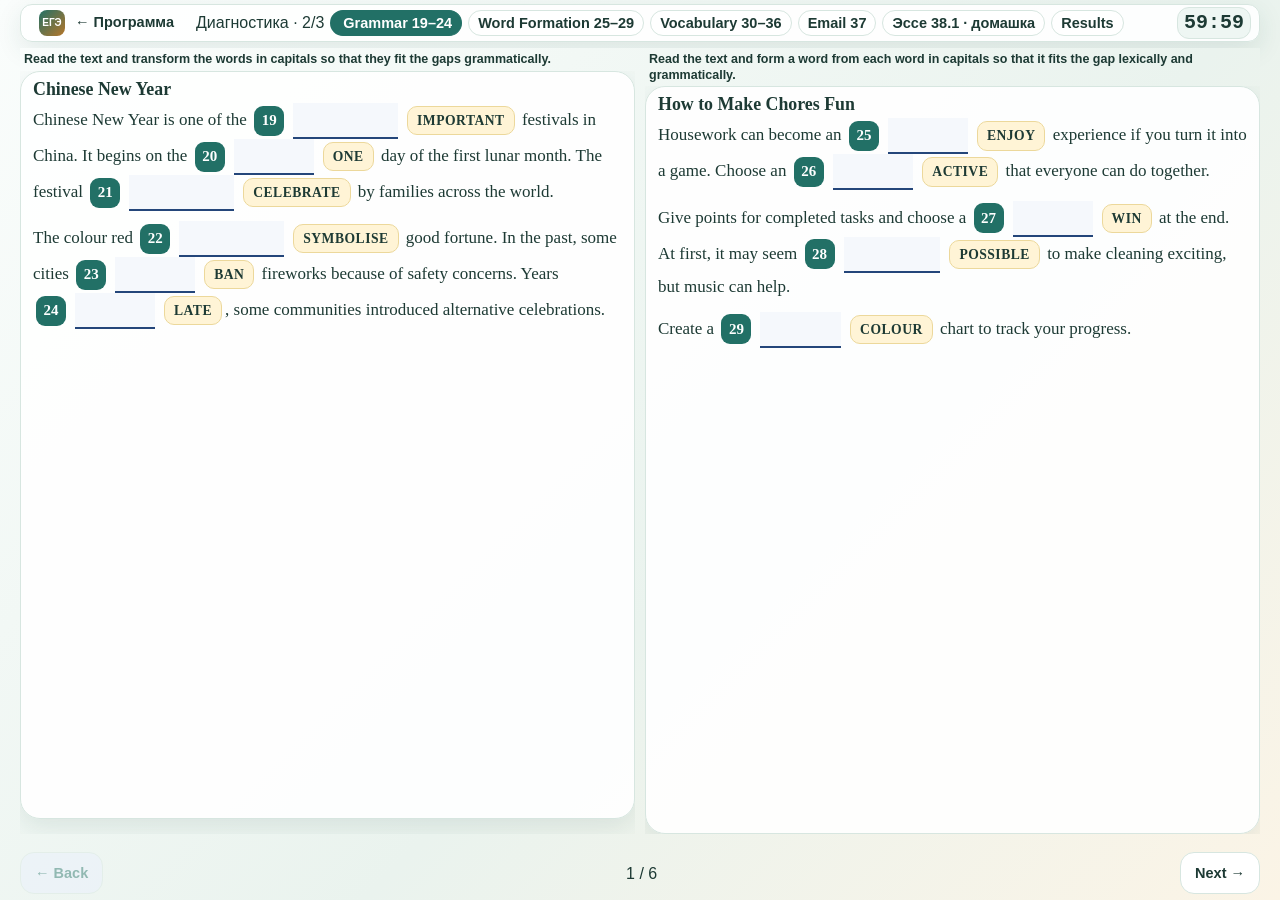
<file: program/diagnostic-2026-11-25.html>
<!doctype html><html lang="ru"><meta charset="utf-8"><meta name="viewport" content="width=device-width,initial-scale=1"><title>Arina · Diagnostic 2</title><style>
:root{--blue:#293b82;--red:#cf4239;--line:#dce3f1;--bg:#f6f8fc;--mut:#59677d}*{box-sizing:border-box}body{margin:0;background:var(--bg);font-family:Segoe UI,Arial,sans-serif;color:#23304c;font-size:18px}button,select{font:inherit}button{cursor:pointer}.top{height:55px;background:white;border-bottom:1px solid var(--line);display:flex;align-items:center;gap:12px;padding:8px 16px}.top b{color:var(--blue)}.top a{color:var(--blue);text-decoration:none;font-size:14px}.top small{margin-left:auto;color:var(--mut)}.layout{display:grid;grid-template-columns:186px minmax(0,1fr);min-height:calc(100vh - 55px)}nav{background:white;border-right:1px solid var(--line);padding:12px 7px;display:flex;flex-direction:column;gap:6px}nav button{padding:10px;border:1px solid var(--line);border-radius:9px;background:white;text-align:left;font-size:14px;color:var(--blue)}nav button.on{background:#eaf0ff;border-left:4px solid var(--red);font-weight:700}main{padding:15px 20px;min-width:0}.head{display:flex;align-items:center;gap:12px;flex-wrap:wrap}.head h1{font-size:22px;color:var(--blue);margin:0}.chip{font-size:13px;background:#e8edf9;border-radius:30px;padding:6px 10px}.clock{margin-left:auto;color:var(--red);font-weight:800;font-variant-numeric:tabular-nums}.panel{background:white;border:1px solid var(--line);border-radius:14px;padding:18px;margin-top:12px}.panel p{line-height:1.55;margin:8px 0}.panel h2{color:var(--blue);font-size:20px;margin:0 0 10px}.intro{font-size:15px;color:var(--mut)}.q{padding:10px 0;border-bottom:1px solid var(--line);display:grid;grid-template-columns:minmax(0,1fr) 210px;gap:12px;align-items:center}.q b{font-size:17px}.q select{padding:8px;border:1px solid #b8c7df;border-radius:8px;width:100%;background:#fff;font-size:16px}.text{font-size:18px;line-height:1.58;max-width:1050px}.passage{padding:8px 12px;border-left:3px solid #afc3f1;background:#f8faff;margin:8px 0}.passage strong{color:var(--blue)}.actions{display:flex;gap:10px;align-items:center;justify-content:space-between;margin-top:12px}.btn{background:var(--blue);border:0;border-radius:9px;padding:10px 16px;color:#fff;font-weight:700;font-size:15px}.btn.secondary{color:var(--blue);background:#eaf0ff}.btn.red{background:var(--red)}.teacher{display:none;background:#fff7ed;border:1px solid #edcdaa;padding:12px;border-radius:9px;font-size:15px;margin-top:10px}.teacher.show{display:block}.results{display:grid;grid-template-columns:repeat(3,1fr);gap:10px}.metric{border:1px solid var(--line);border-radius:9px;padding:14px}.metric b{display:block;font-size:25px;color:var(--blue)}.wrong{border-left:4px solid var(--red);padding:7px 10px;margin:7px 0;background:#fff7f6;font-size:15px}.success{border-left:4px solid #198359;background:#f0faf5}.play{display:flex;gap:8px;flex-wrap:wrap}.play button{background:#e9f0fe;border:1px solid #abc2ed;color:var(--blue);border-radius:8px;padding:8px 12px}.mini{font-size:13px;color:var(--mut)}@media(max-width:850px){.layout{display:block}nav{flex-direction:row;overflow:auto;position:sticky;top:0;z-index:3}nav button{white-space:nowrap}main{padding:10px}.q{grid-template-columns:1fr}.results{grid-template-columns:1fr}.top small{display:none}}
 .text{white-space:pre-line}
/* Compact listening worksheets: player first, all prompts in the viewport */
body.listening-screen{height:100dvh;overflow:hidden}
body.listening-screen .top{height:45px;padding:5px 12px}
body.listening-screen>details.panel{display:none}
body.listening-screen .layout{height:calc(100dvh - 45px);min-height:0;grid-template-columns:155px minmax(0,1fr)}
body.listening-screen nav{padding:7px 5px;gap:4px}
body.listening-screen nav button{padding:8px 7px;font-size:12px}
body.listening-screen main{height:100%;min-height:0;padding:8px 12px;display:flex;flex-direction:column}
body.listening-screen .head{min-height:30px;flex:none}
body.listening-screen .head h1{font-size:19px}
body.listening-screen #screen{min-height:0;flex:1;display:flex;flex-direction:column}
body.listening-screen .panel{margin-top:5px;padding:10px 15px;min-height:0;flex:1;display:flex;flex-direction:column;overflow:hidden}
body.listening-screen .panel h2{font-size:18px;margin:0 0 3px}
body.listening-screen .panel .intro{display:none}
body.listening-screen .listen-instruction{font-size:13px;line-height:1.25;margin:4px 0}
body.listening-screen .listen-audio{flex:none;display:flex;align-items:center;gap:12px;margin:2px 0 5px}
body.listening-screen .listen-audio audio{height:37px;width:min(630px,100%);flex:1}
body.listening-screen .listen-audio .mini{font-size:11px;line-height:1.15;flex:1;margin:0}
body.listening-screen .listen-content{flex:1;min-height:0;display:flex;flex-direction:column;justify-content:space-evenly}
body.listening-screen .listen-content .q{padding:5px 0;grid-template-columns:minmax(0,1fr) 165px;gap:9px;min-height:0}
body.listening-screen .listen-content .q b{font-size:clamp(13px,1.3vw,16px);line-height:1.22;font-weight:600}
body.listening-screen .listen-content .q select{font-size:14px;padding:5px 7px;min-height:32px}
body.listening-screen .listen1-grid{display:grid;grid-template-columns:minmax(0,1.55fr) minmax(210px,.65fr);gap:15px;flex:1;min-height:0}
body.listening-screen .listen1-statements{display:flex;flex-direction:column;justify-content:space-evenly;background:#f8faff;border-left:3px solid #afc3f1;padding:4px 12px}
body.listening-screen .listen1-statements p{margin:2px 0;line-height:1.25;font-size:clamp(13px,1.2vw,16px)}
body.listening-screen .listen1-answers{display:flex;flex-direction:column;justify-content:space-evenly;min-height:0}
body.listening-screen .listen1-answers .q{grid-template-columns:90px minmax(0,1fr);padding:3px 0}
body.listening-screen .listen1-answers .q select{min-width:0}
body.listening-screen .actions{flex:none;margin-top:5px;padding:2px 0}
body.listening-screen .actions .btn{padding:7px 14px}
@media(max-width:850px){body.listening-screen{height:auto;min-height:100dvh;overflow:auto}body.listening-screen .layout{display:block;height:auto}body.listening-screen nav{flex-direction:row}body.listening-screen main{height:auto}body.listening-screen .panel{overflow:visible}body.listening-screen .listen1-grid{grid-template-columns:1fr}body.listening-screen .listen-content .q{grid-template-columns:minmax(0,1fr) 150px}}
@media(max-height:680px) and (min-width:851px){body.listening-screen .top{height:39px}body.listening-screen .layout{height:calc(100dvh - 39px)}body.listening-screen .head h1{font-size:17px}body.listening-screen .listen-audio audio{height:31px}body.listening-screen .listen-content .q{padding:2px 0}body.listening-screen .listen-content .q select{min-height:28px;padding:2px 6px}}

/* Independent countdowns for all three listening sections */
body.listening-screen .listen-audio{gap:8px}
body.listening-screen .listen-audio audio{min-width:120px;max-width:440px}
body.listening-screen .listen-audio .mini{font-size:10px;flex:1;max-width:240px}
body.listening-screen .listen-timer{display:flex;align-items:center;gap:5px;white-space:nowrap;flex:none}
body.listening-screen .listen-timer strong{font-size:19px;font-variant-numeric:tabular-nums;color:var(--blue);min-width:58px;text-align:center}
body.listening-screen .listen-timer button{border:1px solid #b8c7df;border-radius:7px;padding:5px 7px;background:#eaf0ff;color:var(--blue);font-size:12px;font-weight:700;cursor:pointer}
body.listening-screen .listen-timer.expired strong{color:#c22b27}
body.listening-screen .listen-timer.expired{background:#fff2f0;border-radius:6px}
@media(max-width:1130px){body.listening-screen .listen-audio .mini{display:none}}
@media(max-width:850px){body.listening-screen .listen-audio{flex-wrap:wrap}body.listening-screen .listen-audio audio{max-width:none}}

/* Reading diagnosis: independent passage and answer panes, never lose the text */
body.reading-screen{height:100dvh;overflow:hidden}
body.reading-screen .top{height:45px;padding:5px 12px}
body.reading-screen>details.panel{display:none}
body.reading-screen .layout{height:calc(100dvh - 45px);min-height:0;grid-template-columns:155px minmax(0,1fr)}
body.reading-screen nav{padding:7px 5px;gap:4px;overflow-y:auto;min-height:0}
body.reading-screen nav button{padding:8px 7px;font-size:12px;flex:none}
body.reading-screen main{height:100%;min-height:0;padding:8px 12px;display:flex;flex-direction:column}
body.reading-screen .head{min-height:30px;flex:none}
body.reading-screen .head h1{font-size:19px}
body.reading-screen #screen{min-height:0;flex:1;display:flex;flex-direction:column}
body.reading-screen #screen>.panel{margin-top:5px;padding:10px 13px;min-height:0;flex:1;display:flex;flex-direction:column;overflow:hidden}
body.reading-screen #screen>.panel>h2{font-size:18px;margin:0 0 4px}
body.reading-screen #screen>.panel>.intro{display:none}
body.reading-screen .reading-instruction{font-size:13px;line-height:1.3;margin:3px 0 7px;flex:none;color:#59677d}
body.reading-screen .reading-grid{display:grid;grid-template-columns:minmax(0,1.18fr) minmax(315px,.82fr);gap:12px;flex:1;min-height:0}
body.reading-screen .reading-pane{min-width:0;min-height:0;overflow-y:auto;overscroll-behavior:contain;scrollbar-gutter:stable;padding:10px 12px;background:#f8faff;border:1px solid #dce3f1;border-radius:10px}
body.reading-screen .reading-pane--questions{background:#fff}
body.reading-screen .reading-pane .passage{margin:5px 0 9px;padding:7px 10px;font-size:clamp(16px,1.22vw,19px);line-height:1.5}
body.reading-screen .reading-pane .passage p{line-height:1.4;margin:5px 0}
body.reading-screen .reading-pane .text{font-size:clamp(17px,1.3vw,20px);line-height:1.57}
body.reading-screen .reading-pane .q{grid-template-columns:minmax(0,1fr);gap:5px;padding:9px 0;align-items:start}
body.reading-screen .reading-pane .q b{font-size:clamp(15px,1.13vw,17px);line-height:1.4}
body.reading-screen .reading-pane .q select{max-width:100%;font-size:15px;padding:7px}
body.reading-screen .reading-pane .reading-labels{background:#eef3ff;padding:8px 10px}
body.reading-screen .reading-pane .reading-labels p{font-size:15px}
body.reading-screen .reading-pane h3{position:sticky;top:-10px;background:inherit;margin:0 0 8px;padding:4px 0;font-size:16px;color:#293b82;z-index:1}
body.reading-screen .actions{flex:none;margin-top:5px;padding:2px 0}
body.reading-screen .actions .btn{padding:7px 14px}
@media(max-width:950px){body.reading-screen .reading-grid{grid-template-columns:minmax(0,1fr) minmax(280px,.9fr)}body.reading-screen .layout{grid-template-columns:120px minmax(0,1fr)}body.reading-screen nav button{font-size:11px}}
@media(max-width:700px){body.reading-screen{height:auto;overflow:auto}body.reading-screen .layout{display:block;height:auto}body.reading-screen nav{flex-direction:row;overflow-x:auto;position:sticky;top:0;z-index:3}body.reading-screen main{height:auto}body.reading-screen #screen>.panel{overflow:visible}body.reading-screen .reading-grid{display:block}body.reading-screen .reading-pane{overflow:visible;margin-bottom:10px}body.reading-screen .reading-pane--passage{max-height:55dvh;overflow:auto;position:sticky;top:50px;z-index:2}body.reading-screen .reading-pane--questions{position:relative;z-index:1}}

input,textarea{font:inherit;border:1px solid #b8c7df;border-radius:8px;padding:7px;width:100%;background:white}textarea{min-height:220px;resize:vertical}.gap{display:inline-block;width:175px;margin:3px 5px}.gap input{font-size:17px}.passage{line-height:2.1}.panel{max-height:calc(100vh - 155px);overflow:auto}.top a{font-weight:bold}@media(max-width:850px){.panel{max-height:none}.gap{width:145px}}
/* Compact worksheet layout */
body{font-size:15px}.top{height:auto;min-height:38px;padding:4px 8px;gap:7px;flex-wrap:wrap}
main{padding:5px 8px}nav{padding:5px;gap:4px}nav button{padding:5px 7px}
.head{gap:6px}.head h1{font-size:17px;margin:0}
.panel{margin-top:4px;padding:7px 9px}
.panel h2,.panel h3{margin:3px 0 5px}.panel p{margin:4px 0}
.passage{line-height:1.5;padding:5px 7px;margin:4px 0}
.q{padding:4px 0;gap:5px}.gap{margin:2px 3px;width:min(145px,100%)}
.gap input,input,textarea,select{font-size:15px;padding:4px 6px}
textarea{min-height:150px}.actions{margin-top:4px}


/* Full-width tasks, with the section list on demand. */
#section-picker{position:relative;z-index:10;flex:none;margin-left:auto}
#section-picker summary{cursor:pointer;padding:2px 7px;border:1px solid #b8c7df;border-radius:5px;background:#fff;color:#293b82;font-size:13px;font-weight:600}
#section-picker nav{position:absolute;top:100%;right:0;display:grid;gap:2px;min-width:175px;max-width:calc(100vw - 20px);max-height:65dvh;overflow:auto;padding:4px;background:#fff;border:1px solid #dce3f1;border-radius:6px;box-shadow:0 4px 12px #23304c26}
#section-picker nav button{white-space:normal;text-align:left;padding:3px 6px}

body .layout,body:is(.reading-screen,.listening-screen) .layout{grid-template-columns:minmax(0,1fr)}
.top,body:is(.reading-screen,.listening-screen) .top{height:auto;min-height:30px;padding:2px 6px;gap:5px}
main,body:is(.reading-screen,.listening-screen) main{padding:2px 5px}
body .head,body:is(.reading-screen,.listening-screen) .head{min-height:21px}
.head h1{line-height:1.18}
body #screen>.panel,body:is(.reading-screen,.listening-screen) #screen>.panel{margin-top:2px;padding:4px 6px}
body .actions,body:is(.reading-screen,.listening-screen) .actions{margin-top:2px;padding:1px 0}
.actions .btn,body:is(.reading-screen,.listening-screen) .actions .btn{padding:3px 8px}

body{min-height:100dvh;display:flex;flex-direction:column}
body .layout{min-height:0;flex:1}
body #screen>.panel{max-height:none}
.panel table :is(td,th){padding:2px 5px}
.panel textarea{display:block;min-height:135px}

</style><style>
body{height:100dvh;overflow:hidden;font-size:16px}.top{flex:none;min-height:30px}.layout{flex:1;min-height:0}main{height:100%;display:flex;flex-direction:column;min-height:0;padding:3px 7px}.head{flex:none}#screen{flex:1;min-height:0;display:flex;flex-direction:column}#screen>.panel{flex:1;min-height:0;display:flex;flex-direction:column;overflow:auto;margin:2px 0;padding:7px}.actions{flex:none}.split{display:grid;grid-template-columns:minmax(0,1.45fr) minmax(0,1fr);gap:10px;flex:1;min-height:0}.pane{min-width:0;min-height:0;overflow:auto;border:1px solid var(--line);border-radius:8px;padding:10px}.prompt{background:#f8faff;line-height:1.5}.answer{display:flex;flex-direction:column;gap:6px}.answer textarea{flex:1;min-height:0;resize:none;font-size:17px;line-height:1.5;padding:10px}.answer h3{font-size:16px;margin:0}.answer .q{grid-template-columns:1fr;gap:4px}.answer input,.answer select{min-height:32px}.survey{border-collapse:collapse;width:100%;margin:7px 0}.survey th,.survey td{border:1px solid #aebbd0;padding:5px!important}.survey th{background:#e8edf9}.survey td:last-child{text-align:center}.plan{margin:5px 0;padding-left:22px}.plan li{margin:4px 0}.blank{white-space:nowrap;color:var(--blue);font-weight:bold}.prompt .passage{font-size:17px;line-height:1.65}.wc{font-variant-numeric:tabular-nums;color:var(--mut)}.wc.ok{color:#198359}.head h1{font-size:17px}.top b{font-size:14px}
@media(max-width:700px){body{height:auto;overflow:auto}main{height:auto}.split{grid-template-columns:1fr}.pane{overflow:visible}.answer textarea{min-height:55dvh}.prompt .passage{font-size:16px}}
</style>
<style>
body{height:auto;min-height:100dvh;overflow:visible;font-size:18px}
body .layout{width:100%;max-width:1480px;margin-inline:auto}
body main{height:auto;padding:4px clamp(8px,1.6vw,22px)}
body #screen>.panel{overflow:visible;padding:clamp(6px,1.1vw,14px)}
.split{grid-template-columns:minmax(0,1.55fr) minmax(0,1fr);gap:clamp(12px,2vw,26px)}
.pane{overflow:visible;padding:clamp(12px,2vw,24px)}
.prompt{font-size:clamp(19px,1.55vw,22px);line-height:1.6;overflow-wrap:anywhere}
.prompt .passage{font-size:inherit;line-height:1.7;padding:10px 12px;margin:10px 0}
.blank{white-space:normal}
.prompt h2,.head h1{font-size:24px}
.plan li{margin:.4em 0}.survey :is(th,td){padding:8px!important}
.answer{gap:10px}.answer .q b{font-size:18px}
.answer :is(input,select){min-height:42px;font-size:18px}
.panel .answer textarea{flex:0 1 auto;min-height:24rem;resize:vertical;font-size:19px;line-height:1.6}
body .actions{margin-block:5px;gap:8px}.actions .btn{padding:9px 14px;min-height:42px}
@media(max-width:880px){.split{grid-template-columns:minmax(0,1fr)}}

/* Keep each question and its available answers together. */
.choice-question{min-width:0;margin:0;padding:6px 0 8px;border:0;border-bottom:1px solid #dde5f0}
.choice-question legend{padding:0;color:#172b4c;font-size:17px;font-weight:650;line-height:1.35}
.choice-options{display:flex;flex-wrap:wrap;gap:4px 7px;margin-top:4px;min-width:0}
.choice-option{display:inline-flex;align-items:center;gap:6px;min-height:34px;padding:3px 8px;margin:0;border:1px solid #bbcae0;border-radius:7px;background:#fff;color:#172b4c;font-size:16px;line-height:1.3;cursor:pointer;overflow-wrap:anywhere}
.choice-option input{width:1em;min-height:0;padding:0;margin:0;flex:none;accent-color:#293b82}
.choice-option:has(input:checked){border-color:#294b91;background:#e8f0ff;color:#183677}
.choice-option:has(input:focus-visible){outline:2px solid #294b91;outline-offset:2px}
.choice-option:has(input:disabled){cursor:default}

.answer .choice-option input{width:1em;min-height:0;padding:0}
.answer .choice-question{padding-top:3px}

.bar #nav{display:flex;flex-direction:row;background:transparent;border:0;padding:0;position:static}.bar .home,.bar>span{white-space:nowrap}
</style><link rel="stylesheet" href="../ege-written-exam-ui/exam.css"><script src="../ege-written-exam-ui/exam.js"></script><script src="../ege-written-exam-ui/diagnostics.js"></script><body class="ege-written"><header class="bar"><a class="home" href="index.html#diag">← Программа</a><span>Диагностика · 2/3</span><nav class="tabs" id="nav" aria-label="Задания"></nav><div class="clock"><b id="clock">60:00</b></div></header><div class="layout"><main><div class="head"><h1 id="title"></h1></div><div id="screen"></div><div class="actions"><button class="btn secondary" id="back">← Back</button><span id="step"></span><button class="btn" id="next">Next →</button></div></main></div><script>
const sections=['Grammar 19–24','Word Formation 25–29','Vocabulary 30–36','Email 37','Эссе 38.1 · домашка','Results'];const key={19:'most important',20:'first',21:'is celebrated',22:'symbolises',23:'banned',24:'later',25:'enjoyable',26:'activity',27:'winner',28:'impossible',29:'colourful',30:'2',31:'3',32:'1',33:'4',34:'2',35:'1',36:'3'};const store='arina-diag-20261125-v1';let s={i:0,a:{},start:0,done:false,marks:[]};try{Object.assign(s,JSON.parse(localStorage.getItem(store)||'{}'))}catch(e){}const save=()=>{try{localStorage.setItem(store,JSON.stringify(s))}catch(e){}};const esc=x=>String(x??'').replace(/[&<>"']/g,c=>({'&':'&amp;','<':'&lt;','>':'&gt;','"':'&quot;',"'":'&#39;'}[c]));const split=(left,right)=>'<div class="split"><section class="pane prompt">'+left+'</section><section class="pane answer">'+right+'</section></div>';
const blank=(n,w)=>'<span class="blank">('+n+') _____'+(w?' ('+w+')':'')+'</span>';
const fields=items=>'<h3>Your answers</h3>'+items.map(([n,w])=>'<label class="q"><b>'+n+' · '+w+'</b><input aria-label="Answer '+n+'" data-n="'+n+'" value="'+esc(s.a[n])+'" autocomplete="off" spellcheck="false"></label>').join('');
const grammar=()=>split('<p>Read the text and transform the words in capitals so that they fit the gaps grammatically.</p><h2>Chinese New Year</h2><div class="passage">Chinese New Year is one of the '+blank(19,'IMPORTANT')+' festivals in China. It begins on the '+blank(20,'ONE')+' day of the first lunar month. The festival '+blank(21,'CELEBRATE')+' by families across the world. The colour red '+blank(22,'SYMBOLISE')+' good fortune. In the past, some cities '+blank(23,'BAN')+' fireworks because of safety concerns. Years '+blank(24,'LATE')+', some communities introduced alternative celebrations.</div>',fields([[19,'IMPORTANT'],[20,'ONE'],[21,'CELEBRATE'],[22,'SYMBOLISE'],[23,'BAN'],[24,'LATE']]));
const formation=()=>split('<p>Read the text and form a word from each word in capitals so that it fits the gap lexically and grammatically.</p><h2>How to Make Chores Fun</h2><div class="passage">Housework can become an '+blank(25,'ENJOY')+' experience if you turn it into a game. Choose an '+blank(26,'ACTIVE')+' that everyone can do together. Give points for completed tasks and choose a '+blank(27,'WIN')+' at the end. At first, it may seem '+blank(28,'POSSIBLE')+' to make cleaning exciting, but music can help. Create a '+blank(29,'COLOUR')+' chart to track your progress.</div>',fields([[25,'ENJOY'],[26,'ACTIVE'],[27,'WIN'],[28,'POSSIBLE'],[29,'COLOUR']]));
const opts=[['take','make','do','have'],['look','watch','pay','take'],['Although','Despite','However','Because'],['say','mention','tell','talk'],['raise','rise','increase it','lift'],['deal','manage','solve','handle'],['experience','knowledge','skills','habits']];
const vocab=()=>split('<p>Read the text and choose the correct option (1–4) for each gap.</p><h2>A school volunteering project</h2><div class="passage">Last year, our class decided to (30) ___ a difference in our community. We wanted to (31) ___ attention to the amount of waste produced at school. (32) ___ we had little experience, we organised a meeting. We invited a local expert to (33) ___ to us about recycling. The amount of material collected began to (34) ___ steadily. We learned to (35) ___ with unexpected problems and developed useful communication (36) ___.</div>','<h3>Your answers</h3>'+opts.map((options,i)=>{
 const n=30+i;
 return '<fieldset class="choice-question"><legend>'+n+'</legend><div class="choice-options">'+options.map((value,j)=>'<label class="choice-option"><input type="radio" name="answer-'+n+'" data-n="'+n+'" value="'+(j+1)+'" '+(String(s.a[n])===String(j+1)?'checked':'')+'><span>'+(j+1)+'. '+value+'</span></label>').join('')+'</div></fieldset>';
}).join(''));
const writing=(n,min,max)=>'<h3>Your answer</h3><textarea aria-label="Write your answer" data-n="'+n+'" placeholder="Write your answer here..." spellcheck="false">'+esc(s.a[n])+'</textarea><div class="wc" id="wc" data-task="'+n+'" data-min="'+min+'" data-max="'+max+'"></div><small class="mini">Answers are saved in this browser automatically.</small>';
const email=()=>split('<p>You have received an email message from your English-speaking pen-friend Alex:</p><div class="passage"><b>From:</b> Alex<br><b>To:</b> Your email address<br><b>Subject:</b> Household chores<hr>… I have started helping my parents more often. What household chores do you usually do? Which chore do you dislike most and why? How can teenagers make housework more enjoyable?<br><br>Last weekend I joined a new sports club. …</div><p>Write an email to Alex.</p><p>In your message:</p><ul class="plan"><li>answer his 3 questions;</li><li>ask 3 questions about his new sports club.</li></ul><p><b>Write 100–140 words.</b></p><p>Remember the rules of email writing.</p>',writing(37,100,140));
const essay=()=>split('<p>Домашнее задание после диагностики. <a href="https://altatiana7.github.io/Arina-Teacher--Hub/?v=20261126a">Открыть Homework Арины</a></p><p>Imagine that you are doing a project on <b>why teenagers in Zetland volunteer</b>. You have found some data on the subject – the results of a survey conducted among Zetland teenagers (see the table below).</p><p><b>Comment on the survey data and give your opinion on the subject of the project.</b></p><p style="text-align:center"><b>The survey question:</b><br>What is your main reason for doing voluntary work?<br><i>Choose one option</i></p><table class="survey"><tr><th>Options</th><th>Number of respondents (%)</th></tr>'+[['Helping others',38],['Gaining experience',27],['Making friends',17],['Learning new skills',12],['School requirements',6]].map(x=>'<tr><td>'+x[0]+'</td><td>'+x[1]+'</td></tr>').join('')+'</table><p><b>Write 200–250 words.</b> Use the following plan:</p><ul class="plan"><li>make an opening statement on the subject of the project;</li><li>select and report 2–3 facts;</li><li>make 1–2 comparisons where relevant and give your comments;</li><li>outline a problem that teenagers may face when doing voluntary work and suggest a way of solving it;</li><li>conclude by giving and explaining your opinion on the importance of volunteering for teenagers.</li></ul>',writing(38,200,250));
const norm=x=>String(x||'').toLowerCase().replace(/\s+/g,'').trim();function results(){if(!s.done)return '<p>Завершите диагностику для просмотра ключей и ошибок. Ответы сохраняются в этом браузере.</p><button class="btn red" id="finish">Завершить диагностику</button>';const score=(a,b)=>Object.keys(key).filter(n=>+n>=a&&+n<=b&&norm(s.a[n])===norm(key[n])).length;return '<div class="results">'+[[19,24,'Grammar'],[25,29,'Word Formation'],[30,36,'Vocabulary']].map(([a,b,t])=>'<div class="metric">'+t+'<b>'+score(a,b)+' / '+(b-a+1)+'</b></div>').join('')+'</div><h2>Итого 19–36: '+score(19,36)+' / 18</h2>'+Object.keys(key).filter(n=>norm(s.a[n])!==norm(key[n])).map(n=>'<div class="wrong">'+n+' · '+esc(s.a[n]||'—')+' → '+esc(key[n])+'</div>').join('')+'<h2>Email 37 · ручная проверка</h2><div class="passage" style="white-space:pre-wrap">'+esc(s.a[37]||'Нет ответа')+'</div>'+['Решение коммуникативной задачи (0–2)','Организация (0–2)','Языковое оформление (0–2)'].map((x,i)=>'<div class="q">'+x+'<select data-mark="'+i+'">'+[0,1,2].map(v=>'<option '+((s.marks[i]||0)==v?'selected':'')+'>'+v+'</option>').join('')+'</select></div>').join('')+'<p id="total"></p><h2>Essay 38.1 · ручная проверка</h2><div class="passage" style="white-space:pre-wrap">'+esc(s.a[38]||'Нет ответа')+'</div>'+[['Решение коммуникативной задачи',3],['Организация',3],['Лексика',3],['Грамматика',3],['Орфография и пунктуация',2]].map(([label,max],i)=>'<label class="q">'+label+' (0–'+max+')<select data-mark="'+(i+3)+'">'+Array.from({length:max+1},(_,v)=>'<option '+((s.marks[i+3]||0)==v?'selected':'')+'>'+v+'</option>').join('')+'</select></label>').join('')+'<p id="essaytotal"></p><button class="btn secondary" onclick="print()">Печать</button><p class="mini">Авторский тренировочный вариант. 19–29 реконструированы по известным ключам; 30–38 — новые задания, не оригинал пособия.</p>'}
function render(){document.getElementById('title').textContent=sections[s.i];document.getElementById('nav').innerHTML=sections.map((x,i)=>'<button data-i="'+i+'" class="tab '+(i===s.i?'on':'')+'">'+x+'</button>').join('');document.getElementById('screen').innerHTML='<div class="panel">'+[grammar,formation,vocab,email,essay,results][s.i]()+'</div>';EgeWrittenDiagnostics.convertWritingDiagnostic(document.getElementById('screen'),s.i,s.i===0?formation():s.i===1?grammar():null);document.getElementById('step').textContent=(s.i+1)+' / 6';document.getElementById('back').disabled=s.i===0;document.getElementById('next').disabled=s.i===5;document.querySelectorAll('[data-i]').forEach(e=>e.onclick=()=>go(+e.dataset.i));document.querySelectorAll('[data-n]').forEach(e=>e.oninput=()=>{s.a[e.dataset.n]=e.value;save();words()});document.querySelectorAll('[data-mark]').forEach(e=>e.onchange=()=>{s.marks[+e.dataset.mark]=+e.value;save();total()});const f=document.getElementById('finish');if(f)f.onclick=()=>{s.done=true;save();render()};words();total()}
function words(){const e=document.getElementById('wc');if(e){const n=(String(s.a[e.dataset.task]||'').trim().match(/\S+/g)||[]).length;const min=+e.dataset.min,max=+e.dataset.max;e.textContent='Words: '+n+' / '+min+'–'+max;e.classList.toggle('ok',n>=min&&n<=max)}}function total(){const e=document.getElementById('total');if(e)e.textContent='Email: '+s.marks.slice(0,3).reduce((a,b)=>a+(b||0),0)+' / 6';const q=document.getElementById('essaytotal');if(q)q.textContent='Essay: '+s.marks.slice(3,8).reduce((a,b)=>a+(b||0),0)+' / 14'}function go(i){s.i=Math.min(5,Math.max(0,i));save();render();scrollTo(0,0)}document.getElementById('back').onclick=()=>go(s.i-1);document.getElementById('next').onclick=()=>go(s.i+1);if(!s.start)s.start=Date.now();save();function tick(){const t=Math.max(0,3600-Math.floor((Date.now()-s.start)/1000));document.getElementById('clock').textContent=String(Math.floor(t/60)).padStart(2,'0')+':'+String(t%60).padStart(2,'0')}render();tick();setInterval(tick,1000);
</script></body></html>
</file>
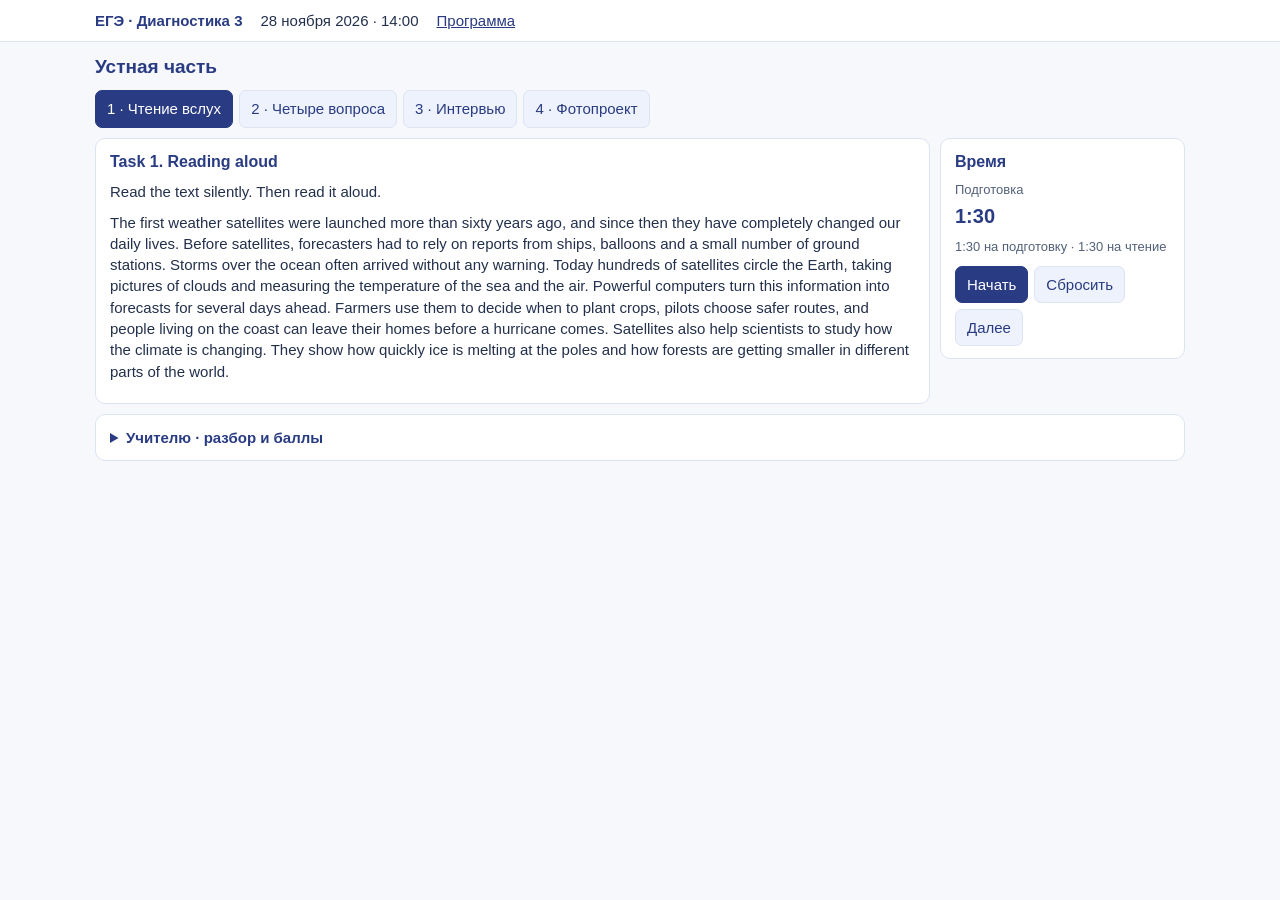
<file: program/diagnostic-2026-11-28.html>
<!doctype html>
<html lang="ru">
<head>
<meta charset="utf-8">
<meta name="viewport" content="width=device-width,initial-scale=1">
<title>Диагностика 3 · Устная часть · 28 ноября 2026</title>
<style>
:root { color-scheme: light; --blue:#293b82; --line:#dce3f1; --muted:#52617a; --bg:#f6f8fc; }
* { box-sizing:border-box; }
body { margin:0; color:#23304c; background:var(--bg); font:15px/1.42 "Segoe UI",Arial,sans-serif; }
header { display:flex; flex-wrap:wrap; align-items:center; gap:8px 18px; padding:10px max(16px,calc((100% - 1090px)/2)); background:white; border-bottom:1px solid var(--line); }
header b, h1, h2, a { color:var(--blue); }
header b { font-size:15px; }
main { max-width:1122px; margin:auto; padding:12px 16px; }
h1 { font-size:19px; margin:0 0 9px; }
h2 { font-size:16px; margin:0 0 8px; }
p { margin:0 0 9px; }
ul, ol { margin:6px 0 10px; padding-left:24px; }
li + li { margin-top:3px; }
button, input, textarea { font:inherit; }
button { padding:7px 11px; border:1px solid var(--line); border-radius:7px; background:#edf2fc; color:var(--blue); cursor:pointer; }
button.primary, button[aria-current="step"] { background:var(--blue); color:white; border-color:var(--blue); }
button:disabled { opacity:.5; cursor:default; }
:focus-visible { outline:3px solid #637bc8; outline-offset:2px; }
small, .muted { color:var(--muted); font-size:13px; }
nav, .actions { display:flex; flex-wrap:wrap; gap:6px; }
nav { margin-bottom:10px; }
.grid { display:grid; grid-template-columns:minmax(0,1fr) 245px; gap:10px; align-items:start; }
.panel { background:white; border:1px solid var(--line); border-radius:10px; padding:12px 14px; }
.time { display:block; font-size:20px; color:var(--blue); font-weight:700; font-variant-numeric:tabular-nums; margin:2px 0 8px; }
.ad { float:right; width:125px; height:146px; object-fit:contain; margin:0 0 6px 10px; }
.photos { display:block; width:100%; max-width:680px; height:auto; }
.photo-labels { display:grid; grid-template-columns:1fr 1fr; text-align:center; max-width:680px; }
figure { margin:7px 0 10px; }
audio { display:block; width:min(100%,420px); margin-top:12px; }
.teacher { margin-top:10px; }
summary { cursor:pointer; color:var(--blue); font-weight:600; }
details[open] > summary { margin-bottom:9px; }
.scores { display:grid; grid-template-columns:repeat(4,minmax(110px,1fr)); gap:7px; margin-bottom:8px; }
.scores label { display:flex; align-items:center; justify-content:space-between; gap:6px; }
.scores input { width:55px; }
#total { display:block; margin-bottom:8px; }
textarea { display:block; width:100%; min-height:66px; margin:9px 0; padding:6px; }
#save { margin-right:7px; }
@media (max-width:720px) {
  main { padding:9px; }
  .grid { grid-template-columns:1fr; }
  .scores { grid-template-columns:repeat(2,minmax(105px,1fr)); }
}
</style>
<script defer src="../fipi/data2.js"></script>
<script defer src="../fipi/data6.js"></script>
<script defer src="diagnostic-speaking.js"></script>
</head>
<body>
<header><b>ЕГЭ · Диагностика 3</b><span>28 ноября 2026 · 14:00</span><a href="index.html#diag">Программа</a></header>
<main>
  <h1>Устная часть</h1>
  <nav aria-label="Задания устной части">
    <button type="button" aria-current="step">1 · Чтение вслух</button>
    <button type="button">2 · Четыре вопроса</button>
    <button type="button">3 · Интервью</button>
    <button type="button">4 · Фотопроект</button>
  </nav>
  <div class="grid">
    <section class="panel" id="task" lang="en" aria-labelledby="task-title"></section>
    <section class="panel" aria-labelledby="time-title">
      <h2 id="time-title">Время</h2>
      <div id="phase" class="muted" aria-live="polite"></div>
      <output id="clock" class="time" aria-live="off"></output>
      <p id="limits" class="muted"></p>
      <div class="actions">
        <button type="button" id="start" class="primary">Начать</button>
        <button type="button" id="reset">Сбросить</button>
        <button type="button" id="next">Далее</button>
      </div>
    </section>
  </div>
  <details class="panel teacher" id="teacher">
    <summary>Учителю · разбор и баллы</summary>
    <p><b>60 минут.</b> 0–5 — объяснить порядок. 5–22 — задания 1–4, один проход без подсказок.
      22–37 — оценить первый проход. 37–52 — разобрать две потери баллов и повторить выбранный фрагмент.
      52–60 — сверить результаты трёх частей и записать два приоритета.</p>
    <ul>
      <li><b>1 · /1.</b> Речь легко воспринимается. Допускается до пяти фонетических ошибок, из них до двух искажающих смысл.</li>
      <li><b>2 · /4.</b> По баллу за каждый понятный прямой вопрос по указанному пункту. На разборе отметить порядок слов и вспомогательные глаголы.</li>
      <li><b>3 · /5.</b> По баллу за полный ответ на все части вопроса двумя-тремя фразами без элементарных ошибок по критериям задания.</li>
      <li><b>4 · /10.</b> Решение коммуникативной задачи — 4, организация — 3, языковое оформление — 3. При нуле за решение коммуникативной задачи весь ответ оценивается в 0.</li>
    </ul>
    <details>
      <summary>Опоры для разбора заданий 2 и 4</summary>
      <p lang="en">Which brands are available? What is the largest screen size available? What is the price range? Are there any discounts?</p>
      <p>Задание 4. Ноутбук и смартфон. Проверить связь обеих фотографий с проектом, существенное различие, плюс и минус каждого способа, личный выбор с причиной. Попросить заново записать только пропущенный пункт.</p>
    </details>
    <form id="marks">
      <p>Баллы за первый проход</p>
      <div class="scores">
        <label>1 · /1 <input name="s39" aria-label="Задание 1, из 1" type="number" min="0" max="1" step="1"></label>
        <label>2 · /4 <input name="s40" aria-label="Задание 2, из 4" type="number" min="0" max="4" step="1"></label>
        <label>3 · /5 <input name="s41" aria-label="Задание 3, из 5" type="number" min="0" max="5" step="1"></label>
        <label>4 · /10 <input name="s42" aria-label="Задание 4, из 10" type="number" min="0" max="10" step="1"></label>
      </div>
      <output id="total" aria-live="polite"></output>
      <label for="notes">Два приоритета на следующий урок</label>
      <textarea id="notes" name="notes"></textarea>
      <button type="submit" id="save" class="primary">Сохранить баллы</button><span id="saved" class="muted" role="status"></span>
    </form>
    <p class="muted" style="margin-top:9px">Вариант из материалов Teacher Hub. Чтение — текст тренажёра, задания 2–4 — по материалам открытого банка ФИПИ.</p>
    <a class="muted" href="https://fipi.ru/ege/demoversii-specifikacii-kodifikatory">Демоверсии и критерии ФИПИ</a>
  </details>
</main>
</body>
</html>
</file>
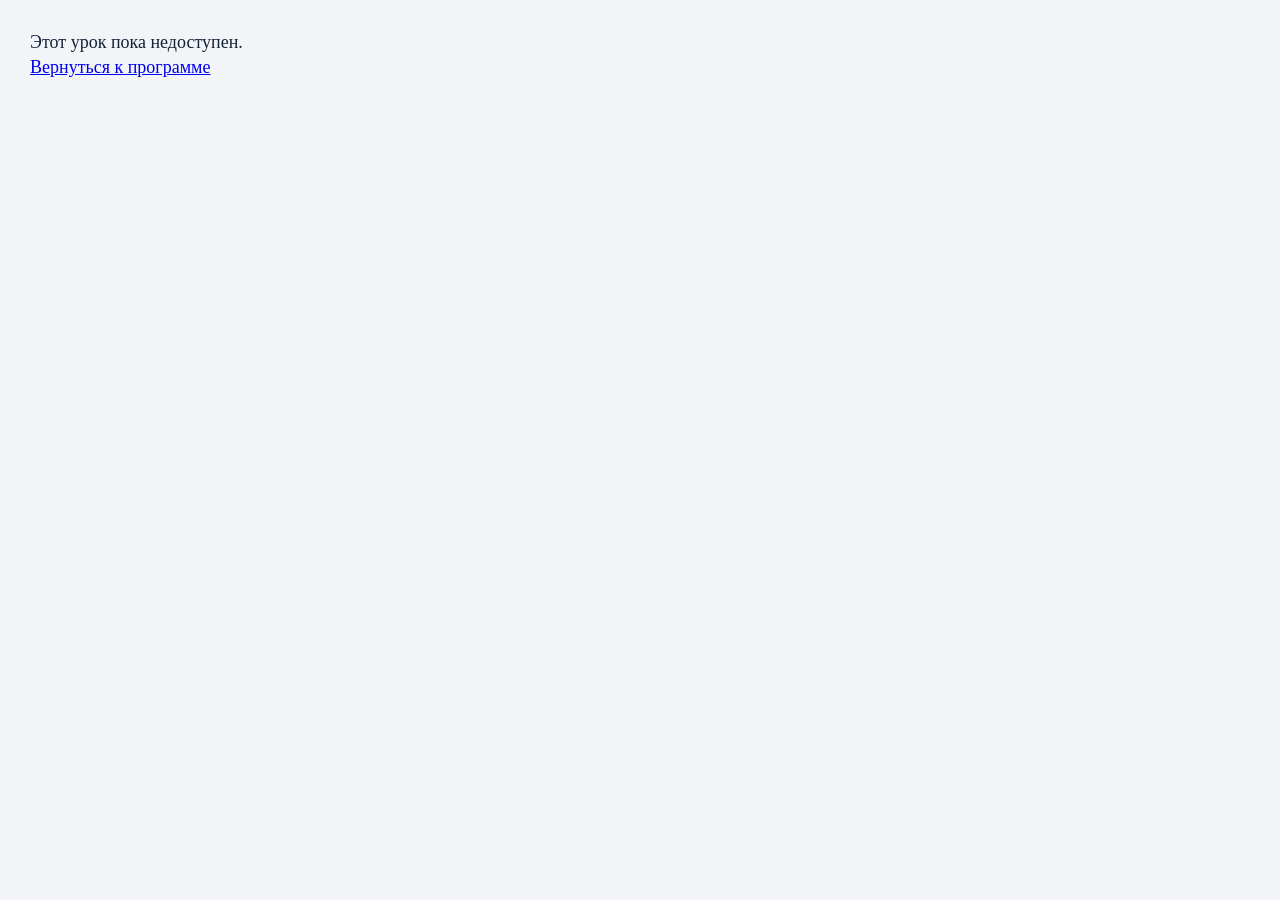
<file: program/lesson.html>
<!DOCTYPE html>
<html lang="ru">
<head>
<meta charset="utf-8">
<meta name="viewport" content="width=device-width, initial-scale=1">
<title>Lesson · Arina EGE - Teacher</title>
<link rel="stylesheet" href="engine.css?v=20261118a">
</head>
<body>
<link rel="stylesheet" href="../ege-written-exam-ui/exam.css"><script src="../ege-written-exam-ui/exam.js"></script><script src="engine.js?v=20261126written"></script>
<script src="data/program.js?v=20261118a"></script>
<script>
(function(){
 const id=new URLSearchParams(location.search).get('id')||'';
 const diagnostics={'diag-1':'diagnostic-2026-11-23.html','diag-2':'diagnostic-2026-11-25.html'};
 if(Object.hasOwn(diagnostics,id)){
  location.replace(diagnostics[id]);
  return;
 }
 const block=window.PROGRAM?.blocks.find(b=>b.lessons?.some(lesson=>lesson.id===id));
 const backHref='index.html'+(block?'#'+block.id:'');
 function showError(message){
  const panel=document.createElement('main');
  panel.style.padding='30px';
  const text=document.createElement('p');
  text.textContent=message;
  const back=document.createElement('a');
  back.href=backHref;
  back.textContent='Вернуться к программе';
  panel.append(text,back);
  document.body.replaceChildren(panel);
 }
 if(!block?.file){
  showError('Этот урок пока недоступен.');
  return;
 }
 const script=document.createElement('script');
 script.src='lessons/'+block.file+'.js?v=20261118a';
 script.onload=function(){
  const lesson=Object.hasOwn(window.LESSONS||{},id)?window.LESSONS[id]:null;
  if(!lesson||typeof renderLesson!=='function'){
   showError('Не удалось открыть урок.');
   return;
  }
  lesson.backHref=backHref;
  renderLesson(lesson);
 };
 script.onerror=()=>showError('Не удалось загрузить материалы урока.');
 document.body.appendChild(script);
})();
</script>
</body>
</html>
</file>
<file: ege-written-exam-ui/exam.css>
/* EGE Teachers Hub styles, scoped to the written work area.
   See SOURCES.md for upstream files and snapshot IDs. */
@scope (.ege-written) {
:scope{--ink:#1d3a34;--muted:#566a64;--paper:#f3efe8;--card:#fff;--line:#d9d3c7;--acc:#b5762a;--blue:#1f5f57;--soft:#e6f1ee;--ok:#1e8e5a;--okbg:#e3f4ea;--bad:#c62f2f;--badbg:#fbe6e3;--warn:#b7791f;--warnbg:#fdf1cf}
*{box-sizing:border-box}
:scope,:scope{height:100%;margin:0}
:scope{font:18px/1.45 "Segoe UI",Roboto,Arial,sans-serif;color:var(--ink);background:var(--paper);display:flex;flex-direction:column;overflow:hidden}
button,input,select,textarea{font:inherit;color:inherit}
button{cursor:pointer}
[hidden]{display:none!important}

/* верхняя панель: одна строка */
.bar{display:flex;align-items:center;gap:8px;background:var(--ink);color:#fff;padding:6px 14px;flex:0 0 auto;min-height:48px}
.bar a.home{color:#fff;text-decoration:none;font-weight:700;font-size:17px;white-space:nowrap;margin-right:6px}
.bar a.home span{color:#e8c98f}
.who{display:flex;gap:4px;padding-right:8px;margin-right:4px;border-right:1px solid #3d5a52}
.who .tab.on{background:#e8c98f;border-color:#e8c98f;color:var(--ink)}
.tabs{display:flex;gap:4px;flex:1;min-width:0;overflow-x:auto;scrollbar-width:none}
.tabs::-webkit-scrollbar{display:none}
.tab{border:1px solid #3d5a52;background:transparent;color:#d7e6e1;border-radius:8px;padding:6px 11px;font-size:16px;font-weight:600;white-space:nowrap}
.tab:hover{background:#2a4a42}
.tab.on{background:#fff;color:var(--ink);border-color:#fff}
.tab.done::after{content:" ✓";color:#7ad6a3}
.tab.on.done::after{color:var(--ok)}
.clock{display:flex;align-items:center;gap:6px;white-space:nowrap}
.clock b{font:700 22px/1 "Consolas","Courier New",monospace;background:#fff;color:var(--ink);border-radius:6px;padding:6px 9px;min-width:74px;text-align:center}
.clock b.low{background:var(--acc);color:#fff}
.clock button{border:1px solid #3d5a52;background:transparent;color:#fff;border-radius:8px;padding:6px 10px;font-size:15px;font-weight:600}
.clock button:hover{background:#2a4a42}

/* рабочая область: всегда в один экран */
main{flex:1;min-height:0;display:flex;flex-direction:column;padding:10px 16px 10px;gap:8px}
.inst{font-size:16px;color:var(--muted);flex:0 0 auto;display:flex;gap:10px;align-items:baseline;flex-wrap:wrap}
.inst b{color:var(--ink);font-size:18px}
.inst .src{margin-left:auto;font-size:14px}
.stage{flex:1;min-height:0;display:flex;gap:12px}
.panel{background:var(--card);border:1px solid var(--line);border-radius:12px;padding:16px 20px;min-height:0;overflow:auto}
.grow{flex:1;min-width:0}
.col{display:flex;flex-direction:column;gap:10px;min-height:0}
.navrow{flex:0 0 auto;display:flex;align-items:center;gap:8px;flex-wrap:wrap}
.navrow .sp{margin-left:auto}
.btn{border:1px solid #bccfc9;background:#fff;border-radius:9px;padding:9px 16px;font-size:17px;font-weight:600;color:var(--ink)}
.btn:hover{background:var(--soft)}
.btn.main{background:var(--blue);border-color:var(--blue);color:#fff}
.btn.main:hover{background:#1e4a43}
.btn.acc{background:var(--acc);border-color:var(--acc);color:#fff}
.btn.acc:hover{background:#ad4530}
.btn:disabled{opacity:.45;cursor:default}
.btn.sm{padding:6px 11px;font-size:15px}
.chips{display:flex;gap:5px;flex-wrap:wrap}
.chip{min-width:44px;border:2px solid #bccfc9;background:#fff;border-radius:9px;padding:6px 8px;font-weight:700;font-size:17px}
.chip.fill{background:var(--soft);border-color:var(--blue)}
.chip.on{outline:3px solid var(--ink);outline-offset:1px}
.chip.ok{background:var(--okbg);border-color:var(--ok);color:var(--ok)}
.chip.bad{background:var(--badbg);border-color:var(--bad);color:var(--bad)}

/* карточка задания */
.qcard{display:flex;flex-direction:column;gap:14px;justify-content:center}
.qhead{display:flex;align-items:center;gap:12px}
.qnum{font-size:26px;font-weight:800;background:var(--ink);color:#fff;border-radius:10px;padding:2px 14px}
.qtitle{font-size:16px;color:var(--muted)}
.qtext{font-size:24px;line-height:1.5}
.qtext.long{font-size:21px}
.gap{display:inline-block;min-width:110px;border-bottom:3px solid var(--acc);text-align:center;font-weight:700;color:var(--blue);padding:0 6px}
.gap.dim{border-bottom-color:#bccfc9;color:var(--muted);font-weight:600;min-width:70px}
.gap.ok{color:var(--ok);border-bottom-color:var(--ok)}
.gap.bad{color:var(--bad);border-bottom-color:var(--bad)}
.qrow{display:flex;align-items:center;gap:12px;flex-wrap:wrap}
.base{font-weight:800;font-size:22px;letter-spacing:.5px;background:var(--warnbg);border:1px solid #e6cf8a;border-radius:8px;padding:6px 14px}
input.ans{font-size:24px;padding:8px 14px;border:2px solid #9cbab2;border-radius:10px;width:340px;max-width:100%}
input.ans:focus{outline:3px solid #a3cdc3;border-color:var(--blue)}
input.ans.ok{border-color:var(--ok);background:var(--okbg)}
input.ans.bad{border-color:var(--bad);background:var(--badbg)}
.unsure{border:2px dashed #b9a15a;background:#fff;border-radius:9px;padding:8px 14px;font-size:17px;font-weight:600;color:#7a6520}
.unsure.on{background:var(--warnbg);border-style:solid}
.opts{display:grid;grid-template-columns:repeat(4,1fr);gap:10px}
.opts.c3{grid-template-columns:repeat(3,1fr)}
.opts.c1{grid-template-columns:1fr}
.opt{border:2px solid #bccfc9;background:#fff;border-radius:10px;padding:10px 12px;font-size:20px;font-weight:600;text-align:left}
.opt:hover{background:var(--soft)}
.opt.sel{border-color:var(--blue);background:var(--soft)}
.opt.ok{border-color:var(--ok);background:var(--okbg);color:#12603c}
.opt.bad{border-color:var(--bad);background:var(--badbg);color:#8f1f1f}
.opt:disabled{cursor:default;color:var(--ink);opacity:1}
.verdict{font-size:18px;border-radius:10px;padding:9px 14px;border:1px solid var(--line);background:#faf8f4}
.verdict.ok{border-color:var(--ok);background:var(--okbg)}
.verdict.bad{border-color:var(--bad);background:var(--badbg)}
.verdict b{font-size:19px}

/* чтение */
.read{font-size:19px;line-height:1.6}
.read h3{margin:0 0 8px;font-size:22px}
.read p{margin:0 0 10px}
.gbtn{border:2px solid var(--acc);background:#fff6f2;border-radius:8px;padding:1px 9px;font-weight:700;font-size:17px;color:var(--ink);margin:0 2px;max-width:100%}
.gbtn.on{background:var(--acc);color:#fff}
.gbtn.ok{border-color:var(--ok);background:var(--okbg)}
.gbtn.bad{border-color:var(--bad);background:var(--badbg)}
.parts{display:flex;flex-direction:column;gap:7px}
.part{border:2px solid #bccfc9;background:#fff;border-radius:9px;padding:7px 11px;font-size:18px;text-align:left;line-height:1.3}
.part:hover{background:var(--soft)}
.part.used{opacity:.5}
.part b{margin-right:6px}
.side{width:420px;flex:0 0 420px}
.match{display:grid;grid-template-columns:auto 1fr;gap:6px 10px;align-items:center;font-size:18px}
.match select{font-size:18px;padding:5px 8px;border:2px solid #9cbab2;border-radius:8px;background:#fff;min-width:74px}
.match select.ok{border-color:var(--ok);background:var(--okbg)}
.match select.bad{border-color:var(--bad);background:var(--badbg)}
.hl{list-style:none;margin:0 0 10px;padding:0;font-size:18px}
.hl li{padding:2px 0}

/* говорение */
.kim{font-size:20px;line-height:1.5}
.kim p{margin:0 0 10px}
.kim .task{font-weight:700}
.kim .textbox{border:1px solid #97aaa4;border-radius:6px;padding:12px 16px;font-size:21px;line-height:1.6;background:#fff}
.kim ol,.kim ul{margin:4px 0 10px;padding-left:28px}
.kim li{padding:2px 6px;border-radius:6px}
.kim li.now{background:var(--warnbg);font-weight:700}
.kim li.past{color:#879a94}
.adt{font-size:26px;font-weight:800;text-align:center;margin:0 0 8px}
.adrow{display:flex;gap:18px;align-items:flex-start}
.adrow img{width:300px;border-radius:8px;border:1px solid var(--line);flex:0 0 auto}
.t4{display:flex;gap:16px;align-items:flex-start}
.t4>div:first-child{flex:1;min-width:0}
.pics{flex:0 0 290px;display:flex;flex-direction:column;gap:6px}
.pics figure{margin:0;text-align:center;font-weight:700;font-size:17px}
.pics img{display:block;width:100%;border-radius:8px;border:1px solid var(--line)}
.ctl{width:300px;flex:0 0 300px;align-items:stretch}
.ring{width:150px;height:150px;border-radius:50%;margin:0 auto;display:grid;place-items:center;align-content:center;position:relative;background:conic-gradient(var(--blue) 360deg,#e1ece8 0)}
.ring::before{content:"";position:absolute;inset:12px;border-radius:50%;background:#fff}
.ring b,.ring span{position:relative}
.ring b{font:800 38px/1 "Consolas","Courier New",monospace}
.ring span{font-size:15px;color:var(--muted)}
.ring.ans{background:conic-gradient(var(--acc) 360deg,#f3ddd6 0)}
.ring.end b{color:var(--bad)}
.phase{text-align:center;font-weight:700;font-size:18px;min-height:26px}
.ctlbtns{display:grid;grid-template-columns:1fr 1fr;gap:6px}
.ctlbtns .wide{grid-column:1/-1}
.rec{font-size:15px;color:var(--muted)}
.rec audio{width:100%;height:36px;margin-top:4px}
.teach{border:2px solid var(--acc);border-radius:12px;background:#fff8f5;padding:12px 14px;font-size:16px}
.teach h4{margin:0 0 6px;font-size:17px;color:var(--acc)}
.teach p{margin:0 0 8px}
.score{display:flex;align-items:center;gap:6px;margin:5px 0;flex-wrap:wrap}
.score span{flex:1;min-width:120px}
.score button{min-width:38px;border:2px solid #bccfc9;background:#fff;border-radius:8px;padding:4px 6px;font-weight:700;font-size:17px}
.score button.on{background:var(--blue);border-color:var(--blue);color:#fff}
.overlay{position:fixed;inset:48px 0 0;background:rgba(29,58,52,.45);display:flex;justify-content:flex-end;z-index:20}
.overlay .teach{width:460px;max-width:100%;height:100%;overflow:auto;border-radius:0;border-width:0 0 0 4px}

/* интервью-карточка */
.ivtop{display:flex;gap:8px;align-items:center;flex-wrap:wrap}
.ivtop select{font-size:18px;padding:7px 10px;border:2px solid #9cbab2;border-radius:9px;background:#fff}
.ivcard{flex:1;min-height:0;border-radius:16px;border:2px solid var(--ink);background:#fff;display:flex;flex-direction:column;align-items:center;justify-content:center;gap:12px;padding:16px 28px;text-align:center}
.ivcard.back{background:var(--ink);color:#fff}
.ivcard .ey{font-size:16px;letter-spacing:1px;text-transform:uppercase;color:var(--muted)}
.ivcard.back .ey{color:#b7cbc4}
.ivcard .big{font-size:30px;font-weight:800}
.ivcard .qq{font-size:28px;font-weight:700;line-height:1.35}
.ivcard .tip{font-size:18px;color:#d7e6e1;max-width:900px}

/* итоги */
.res{display:grid;grid-template-columns:1.1fr 1fr;gap:12px;flex:1;min-height:0}
.res h3{margin:0 0 8px;font-size:20px}
.rrow{display:grid;grid-template-columns:270px 1fr 112px;gap:10px;align-items:center;margin:5px 0;font-size:18px}
.meter{height:16px;border-radius:8px;background:#e6e1d7;overflow:hidden}
.meter i{display:block;height:100%;background:var(--blue)}
.meter i.low{background:var(--bad)}
.meter i.mid{background:#d59a1c}
.meter i.high{background:var(--ok)}
.total{font-size:30px;font-weight:800}
.errs{margin:0;padding-left:20px;font-size:17px}
.errs li{margin:3px 0}
.note{font-size:16px;color:var(--muted)}

/* письмо */
.stim{border:1px solid #97aaa4;border-radius:6px;padding:10px 14px;background:#fbfaf7;font-size:18px}
.stim .hd{font-size:15px;color:var(--muted);border-bottom:1px solid var(--line);margin-bottom:6px;padding-bottom:4px}
.wr textarea{flex:1;min-height:0;width:100%;resize:none;border:2px solid #9cbab2;border-radius:10px;padding:12px 14px;font-size:20px;line-height:1.5}
.wc{font-size:17px;display:flex;gap:10px;align-items:center;flex-wrap:wrap}
.wc b{font-size:24px}
.wc b.ok{color:var(--ok)}.wc b.bad{color:var(--bad)}
table.t{border-collapse:collapse;font-size:18px;margin:6px 0}
table.t td,table.t th{border:1px solid #97aaa4;padding:4px 12px;text-align:left}
audio.main{width:100%}

/* хаб и страница учителя */
.hub{max-width:1100px;margin:0 auto;width:100%;display:flex;flex-direction:column;gap:14px;flex:1;min-height:0;justify-content:center}
.hub h1{font-size:34px;margin:0}
.hub p{margin:0;font-size:19px;color:var(--muted)}
.tiles{display:grid;grid-template-columns:repeat(3,1fr);gap:12px}
.tile{display:block;text-decoration:none;color:var(--ink);background:#fff;border:1px solid var(--line);border-left:6px solid var(--blue);border-radius:12px;padding:16px 18px}
.tile:hover{background:var(--soft)}
.tile b{display:block;font-size:22px;margin-bottom:4px}
.tile span{font-size:17px;color:var(--muted)}
.tile.t2{border-left-color:var(--acc)}.tile.t3{border-left-color:var(--ink)}
.doc{font-size:18px;line-height:1.5}
.doc h2{font-size:24px;margin:0 0 8px}
.doc h3{font-size:20px;margin:14px 0 6px;color:var(--blue)}
.doc p{margin:0 0 8px}
.doc ul,.doc ol{margin:0 0 8px;padding-left:24px}
.doc li{margin:3px 0}
.doc table{border-collapse:collapse;width:100%;font-size:17px}
.doc th,.doc td{border:1px solid var(--line);padding:6px 9px;vertical-align:top;text-align:left}
.doc th{background:#ece7dd;position:sticky;top:-16px}
.doc tr.lesson td{background:#f1f7f4}
.doc tr.mock td{background:#fdf1cf}
.doc .tagl{display:inline-block;background:var(--blue);color:#fff;border-radius:6px;padding:0 8px;font-size:15px;font-weight:700}
.doc .tagm{display:inline-block;background:var(--acc);color:#fff;border-radius:6px;padding:0 8px;font-size:15px;font-weight:700}
.two{display:grid;grid-template-columns:1fr 1fr;gap:14px}
.calc{display:grid;grid-template-columns:1fr 90px 60px;gap:6px 10px;align-items:center;font-size:18px}
.calc input{font-size:18px;padding:4px 8px;border:2px solid #9cbab2;border-radius:8px;width:90px}
@media (max-height:660px){
 main{padding:8px 14px;gap:6px}.panel{padding:10px 16px}
 .inst{font-size:15px}.inst b{font-size:16px}
 .kim{font-size:17px;line-height:1.4}.kim p{margin-bottom:6px}.kim .textbox{font-size:19px;line-height:1.48;padding:8px 14px}
 .kim ol,.kim ul{margin:2px 0 6px}.kim li{padding:1px 6px}
 .ctl{width:236px;flex-basis:236px}.ring{width:112px;height:112px}.ring::before{inset:9px}.ring b{font-size:30px}.ring span{font-size:14px}
 .pics{flex-basis:226px}.pics figure{font-size:15px}.adrow img{width:250px}.adt{font-size:23px;margin-bottom:4px}
 .side{width:520px;flex-basis:520px}.part{font-size:16px;padding:4px 10px}.parts{gap:4px}.read{font-size:18px;line-height:1.5}
 .rrow{margin:3px 0;font-size:17px}.res h3{margin-bottom:4px}.total{font-size:24px}
 .qtext{font-size:23px}.qtext.long{font-size:20px;line-height:1.42}.qcard{gap:10px}
 .ivcard{gap:8px;padding:10px 20px}.ivcard .qq{font-size:25px}
 .stim{font-size:17px}.wr textarea{font-size:18px}
}
@media (max-width:900px){.stage{flex-direction:column}.side,.ctl{width:auto;flex:0 0 auto}.opts{grid-template-columns:1fr 1fr}.tiles,.res,.two{grid-template-columns:1fr}:scope{overflow:auto}}

/* ===== Светлое оформление: цветные пронумерованные шаги ===== */
:scope{--step:#2a7f74;--ink:#22403a;--muted:#5c6f69;--paper:#f6f3ec;--line:#e4dfd3;--blue:var(--step);--acc:#e8604c;--soft:color-mix(in srgb,var(--step) 13%,#fff)}
:scope{background:var(--paper)}
.bar{background:#fff;color:var(--ink);border-bottom:1px solid var(--line);box-shadow:0 2px 8px rgba(29,58,52,.06);min-height:52px;padding:6px 16px}
.bar a.home{color:var(--ink);font-size:18px;font-weight:800}
.bar a.home span{color:var(--step)}
.who{border-right:1px solid var(--line)}
.tab{border:2px solid #d6e3df;color:var(--ink);background:#fff;border-radius:999px;padding:5px 14px}
.tab:hover{background:var(--soft)}
.tab.on{background:var(--step);border-color:var(--step);color:#fff}
.who .tab.on{background:var(--ink);border-color:var(--ink);color:#fff}
.tab.done::after{color:var(--ok)}.tab.on.done::after{color:#fff}
.tabs{gap:6px;align-items:center}
.tabs:has(.num){gap:0}
.tab.num{border:0;background:none;padding:0;display:flex;align-items:center;gap:7px;border-radius:0}
.tab.num:hover{background:none}
.tab.num+.tab.num::before{content:"";width:16px;height:3px;background:#dcd6c8;flex:0 0 auto}
.tab.num i{width:36px;height:36px;border-radius:50%;background:var(--c);color:#fff;display:grid;place-items:center;font-style:normal;font-weight:800;font-size:18px;opacity:.38;flex:0 0 auto}
.tab.num:hover i{opacity:.75}
.tab.num.on i{opacity:1;box-shadow:0 0 0 3px #fff,0 0 0 5px var(--c)}
.tab.num.done i{opacity:1}
.tab.num span{display:none;font-weight:800;font-size:18px;color:var(--c);padding-right:8px}
.tab.num.on span{display:inline}
.tab.num.on{background:none}
.tab.num.done::after{content:"✓";font-size:15px;font-weight:800;color:var(--ok);margin-left:-9px;margin-top:-22px;background:#fff;border-radius:50%;width:17px;height:17px;display:grid;place-items:center;position:relative}
.clock b{background:var(--soft);border:2px solid var(--step);color:var(--ink);border-radius:10px;padding:5px 9px}
.clock b.low{background:var(--acc);border-color:var(--acc);color:#fff}
.clock button{border:2px solid #d6e3df;color:var(--ink);background:#fff;border-radius:999px}
.clock button:hover{background:var(--soft)}
.panel{border:0;border-radius:18px;box-shadow:0 2px 12px rgba(29,58,52,.08)}
.btn{border:2px solid #d6e3df;border-radius:12px}
.btn.main{background:var(--step);border-color:var(--step)}
.btn.main:hover{background:color-mix(in srgb,var(--step) 85%,#000)}
.btn.acc:hover{background:#cf4f3c}
.chip{border-color:#d6e3df;border-radius:12px}
.chip.fill{border-color:var(--step)}
.qnum{background:var(--step);border-radius:14px}
.gap{border-bottom-color:var(--step);color:var(--step)}
input.ans{border-color:#cbdcd6;border-radius:12px}
input.ans:focus{outline:3px solid color-mix(in srgb,var(--step) 35%,#fff);border-color:var(--step)}
.opt,.part{border-color:#d6e3df;border-radius:12px}
.opt.sel{border-color:var(--step)}
.gbtn{border-color:var(--step);background:var(--soft)}
.gbtn.on{background:var(--step);color:#fff}
.kim .textbox{border:2px solid var(--soft);border-radius:12px;background:#fffdf8}
.ring{background:conic-gradient(var(--step) 360deg,#ebe7dc 0)}
.ivcard{border:3px solid var(--step);border-radius:22px;box-shadow:0 2px 12px rgba(29,58,52,.08)}
.ivcard.back{background:var(--step)}
.ivcard.back .ey,.ivcard .tip{color:#fff;opacity:.9}
.ivtop select{border-color:#d6e3df;border-radius:12px}
.score.tf{font-size:20px;margin:7px 0}
.score.tf button{min-width:132px;padding:6px 8px}
.score button{border-color:#d6e3df;border-radius:10px}
.score button.on{background:var(--step);border-color:var(--step)}
.score button.ok{border-color:var(--ok);background:var(--okbg);color:#12603c}
.score button.bad{border-color:var(--bad);background:var(--badbg);color:#8f1f1f}
.score button:disabled{cursor:default;opacity:1}
.meter{background:#ebe7dc}
.overlay{inset:52px 0 0;background:rgba(29,58,52,.35)}
.doc th{background:#eaf3ef}
.doc h3{color:var(--step)}
.doc tr.lesson td{background:#f2f8f5}
.doc .tagl{background:var(--step)}
/* шаги-карточки на главной и в плане */
.ttl{font-size:32px;font-weight:800;margin:0;text-align:center}
.ttl span{background:#dcece6;border-radius:12px;padding:2px 16px;margin-left:8px;font-size:24px;vertical-align:middle}
.steps{display:grid;grid-template-columns:repeat(9,1fr);gap:8px}
.steps.m{grid-template-columns:repeat(3,1fr);gap:10px;flex:1;min-height:0}
.stepc{display:flex;flex-direction:column;align-items:center;gap:5px;text-align:center;text-decoration:none;color:var(--ink);background:color-mix(in srgb,var(--c) 11%,#fff);border-radius:16px;padding:10px 8px;border:2px solid transparent}
a.stepc:hover{border-color:var(--c)}
.stepc i{width:38px;height:38px;border-radius:50%;background:var(--c);color:#fff;display:grid;place-items:center;font-style:normal;font-weight:800;font-size:19px;flex:0 0 auto}
.stepc b{font-size:17px;color:var(--c);line-height:1.2}
.stepc span{font-size:15px;line-height:1.3;color:var(--ink)}
.steps.m .stepc{flex-direction:row;align-items:flex-start;text-align:left;gap:12px;padding:12px 14px}
.steps.m .stepc b{font-size:19px;display:block;margin-bottom:2px}
.steps.m .stepc span{font-size:16.5px}
.tile{border:0;border-left:8px solid var(--step);border-radius:16px;box-shadow:0 2px 12px rgba(29,58,52,.08);padding:12px 16px}
.tile b{font-size:20px}.tile span{font-size:16px}
.tile.t2{border-left-color:#e39a1c}.tile.t3{border-left-color:#22403a}
@media (max-height:660px){.ttl{font-size:26px}.ttl span{font-size:20px}.stepc{padding:7px 6px;gap:3px}.stepc i{width:32px;height:32px;font-size:17px}.steps.m .stepc{padding:8px 12px}.steps.m .stepc span{font-size:15.5px}.score.tf{font-size:18px;margin:4px 0}}
@media (max-width:900px){.steps,.steps.m{grid-template-columns:repeat(3,1fr)}}
@media (max-width:1300px){.tab.num+.tab.num::before{width:9px}.tab.num i{width:33px;height:33px;font-size:17px}.tab.num span{font-size:17px;padding-right:5px}.tab:not(.num){padding:5px 10px;font-size:15.5px}.bar{gap:6px}.bar a.home{font-size:17px}}
@media (max-height:660px){.score.tf{font-size:18px;margin:2px 0}.score.tf button{padding:4px 8px}}

/* ===== Тренажёр письма ===== */
.sk{display:flex;flex-direction:column;gap:5px;justify-content:center}
.skrow{display:flex;gap:12px;align-items:flex-start;padding:5px 10px;border-radius:12px;background:#f6f3ec}
.skrow.on{background:var(--soft)}
.skrow i{width:30px;height:30px;border-radius:50%;background:#cfc9bb;color:#fff;display:grid;place-items:center;font-style:normal;font-weight:800;font-size:16px;flex:0 0 auto}
.skrow.on i{background:var(--step)}
.skrow b{font-size:17px;margin-right:10px;color:var(--step)}
.skrow .ph{font-size:20px;font-weight:600}
.skrow .ph.empty{color:#b5ae9f}
.skrow .alt{display:block;font-size:16px;color:var(--muted)}
.part.bad{border-color:var(--bad);background:var(--badbg)}
.side h3,.chk h3{margin:0 0 6px;font-size:20px}
.side p{margin:0 0 8px;font-size:18px}
.tgrid{display:grid;grid-template-columns:repeat(3,1fr);gap:10px;flex:1;min-height:0}
.ttile{display:flex;flex-direction:column;gap:4px;text-align:left;border:3px solid transparent;border-radius:16px;background:color-mix(in srgb,var(--c) 11%,#fff);padding:10px 14px;font-size:16px;color:var(--ink)}
.ttile.on{border-color:var(--c)}
.ttile b{font-size:19px;color:var(--c);line-height:1.2}
.ttile .big{font-size:34px;font-weight:800;line-height:1}
.ttile .meter{height:10px;background:#fff}
.dbl{font-size:18px;flex:0 0 auto;padding:10px 16px}
.frame{background:var(--soft);border-radius:10px;padding:6px 10px;font-weight:600}
.exq{font-size:17px!important}.exq span{color:var(--muted)}
textarea.mini{width:100%;height:76px;resize:none;border:2px solid #cbdcd6;border-radius:12px;padding:8px 12px;font-size:20px}
input.ans.q3{width:56%;font-size:20px;padding:6px 12px}
select.pick{font-size:17px;padding:7px 10px;border:2px solid #d6e3df;border-radius:12px;background:#fff;max-width:420px}
.chk{width:290px;flex:0 0 290px;font-size:17px;display:flex;flex-direction:column;gap:7px}
.ck{display:flex;gap:8px;align-items:flex-start;line-height:1.25;flex-wrap:wrap}
.ck i{width:22px;height:22px;border-radius:6px;border:2px solid #cfc9bb;display:grid;place-items:center;font-style:normal;font-weight:800;font-size:15px;flex:0 0 auto}
.ck.ok i{background:var(--ok);border-color:var(--ok);color:#fff}
.ck span{color:var(--muted);font-size:15px}
pre.model{white-space:pre-wrap;font:inherit;font-size:18px;margin:0 0 10px}
.tiles.four{grid-template-columns:repeat(4,1fr)}
@media (max-height:660px){.skrow{padding:2px 10px}.skrow .ph{font-size:18px}.skrow .alt{font-size:15px}.skrow i{width:26px;height:26px;font-size:15px}.sk{gap:3px}.ttile{padding:6px 12px;gap:2px}.ttile .big{font-size:26px}.ttile b{font-size:17px}.dbl{font-size:16px;padding:7px 14px}.side p{font-size:16.5px;margin-bottom:5px}.exq{font-size:16px!important}textarea.mini{height:58px;font-size:18px}.chk{width:250px;flex-basis:250px;font-size:16px;gap:5px}input.ans.q3{font-size:18px;padding:4px 10px}}
@media (max-width:900px){.tgrid,.tiles.four{grid-template-columns:1fr 1fr}}
.tile.t4{border-left-color:#2fa89a}

.skrow{align-items:center}
.skrow>div:nth-child(2){flex:0 0 46%}
.skrow .alt{display:block;font-size:15.5px;color:var(--muted);line-height:1.3;flex:1}
.side.slim{width:330px;flex-basis:330px}
.parts .part b{display:inline-block;min-width:0;margin-right:10px;color:var(--step)}
.p37{font-size:18px;flex-basis:40%;width:40%}
@media (max-height:660px){.side.slim{width:300px;flex-basis:300px}.skrow .alt{font-size:14.5px}.p37{font-size:16px}.p37 .stim{font-size:16px;padding:6px 10px}.chk{font-size:15.5px;gap:3px;padding:8px 12px}.ck span{font-size:14.5px}.parts .part{font-size:16px;padding:5px 10px}}

.sk{justify-content:flex-start}
.ck{flex-wrap:nowrap}
.qrow:has(.q3){flex-wrap:nowrap}.qrow:has(.q3) .note{flex:1;line-height:1.25}
input.ans.q3{width:50%;flex:0 0 50%}
@media (max-height:660px){.skrow .ph{font-size:17px}.skrow b{font-size:16px}.skrow .alt{font-size:14.5px}.p37{font-size:15.5px;padding:8px 12px}.p37 p{margin-bottom:4px}.qrow:has(.q3) .note{font-size:15px}}

/* ===== Спокойное «взрослое» оформление: поверх предыдущего ===== */
:scope{--step:#3f6b4f;--ink:#1d2f2b;--muted:#59695f;--paper:#f3f4f6;--line:#dbe4e0;--acc:#b5533f;--soft:color-mix(in srgb,var(--step) 9%,#fff);--warnbg:#f6efd9}
:scope{background:var(--paper);font-family:"Segoe UI",Roboto,"Helvetica Neue",Arial,sans-serif}
.bar{box-shadow:none;border-bottom:1px solid var(--line)}
.panel{border:1px solid var(--line);border-radius:10px;box-shadow:none}
.btn,.chip,.opt,.part,input.ans,.ivtop select,select.pick,.score button,.unsure,textarea.mini,.wr textarea{border-radius:8px}
.btn{border-width:1px;border-color:#c6d2cd}.btn.main,.btn.acc{border-width:1px}
.chip,.opt,.part{border-width:1px;border-color:#c6d2cd}
.opt.sel,.chip.fill{border-color:var(--step);box-shadow:inset 0 0 0 1px var(--step)}
.tab{border-width:1px;border-color:#c6d2cd;border-radius:8px}
.who .tab.on{background:var(--ink)}
.tab.num+.tab.num::before{height:1px;background:#c3d0cb;width:14px}
.tab.num i{width:30px;height:30px;font-size:15px;font-weight:700;background:#fff;color:var(--c);border:1.5px solid var(--c);opacity:1}
.tab.num:hover i{background:color-mix(in srgb,var(--c) 10%,#fff);opacity:1}
.tab.num.on i{background:var(--c);color:#fff;box-shadow:none}
.tab.num.done i{background:color-mix(in srgb,var(--c) 14%,#fff)}
.tab.num.on.done i{background:var(--c)}
.tab.num span{font-weight:700;font-size:17px}
.tab.num.done::after{font-size:12px;width:14px;height:14px;margin-left:-8px;margin-top:-20px}
.clock b{border-width:1px;border-radius:8px;background:#fff}
.clock button{border-width:1px;border-color:#c6d2cd;border-radius:8px}
.qnum{border-radius:8px;font-size:22px;padding:2px 12px}
.base{border-radius:6px;background:#f0f3f1;border-color:#c6d2cd;letter-spacing:1px}
.kim .textbox{border:1px solid var(--line);border-radius:8px;background:#fff}
.ivcard{border:1px solid var(--line);border-top:4px solid var(--step);border-radius:10px;box-shadow:none}
.ivcard.back{background:var(--ink);border-color:var(--ink)}
.ring::before{inset:9px}
.verdict{border-radius:8px}
.overlay{background:rgba(31,36,51,.4)}
.teach{border-radius:10px}
.doc th{background:#ebf0ed}.doc tr.lesson td{background:#f4f6f5}.doc tr.mock td{background:#f6efd9}
.ttl{font-size:28px;font-weight:700;text-align:left;letter-spacing:-.2px}
.ttl span{background:none;border-radius:0;padding:0;margin-left:12px;font-size:18px;font-weight:600;color:var(--muted);border-left:2px solid var(--line);padding-left:12px}
.steps{gap:0;border:1px solid var(--line);border-radius:10px;background:#fff;overflow:hidden}
.stepc{background:#fff;border-radius:0;border:0;border-top:4px solid var(--c);border-right:1px solid var(--line);align-items:flex-start;text-align:left;padding:12px 12px 14px;gap:4px}
.stepc:last-child{border-right:0}
a.stepc:hover{border-color:var(--c);border-right-color:var(--line);background:color-mix(in srgb,var(--c) 6%,#fff)}
.stepc i{width:auto;height:auto;background:none;color:var(--c);font-size:15px;font-weight:700;letter-spacing:1px;display:block}
.stepc i::before{content:"0"}
.stepc b{color:var(--ink);font-size:17px}
.stepc span{color:var(--muted)}
.steps.m{gap:10px;border:0;background:none;overflow:visible}
.steps.m .stepc{border:1px solid var(--line);border-left:4px solid var(--c);border-top-width:1px;border-radius:10px;gap:14px}
.steps.m .stepc b{color:var(--ink)}
.tile{border:1px solid var(--line);border-left:4px solid var(--step);border-radius:10px;box-shadow:none}
.tile.t2{border-left-color:#a8802a}.tile.t3{border-left-color:#1d2f2b}.tile.t4{border-left-color:#2c7f78}
.hub{justify-content:center;gap:16px}
.ttile{background:#fff;border:1px solid var(--line);border-left:4px solid var(--c);border-radius:10px}
.ttile.on{border-color:var(--c);box-shadow:inset 0 0 0 1px var(--c)}
.ttile b{color:var(--ink)}.ttile .big{color:var(--c)}.ttile .meter{background:#ebf0ed}
.skrow{border-radius:8px;background:#f5f6f8}
.skrow i{width:26px;height:26px;font-size:14px}
.frame{border-radius:6px}
.score.tf button,.score button{border-width:1px}

/* ===== Оформление по образцу страницы «ЕГЭ 37 — письма ФИПИ»: синий, розовый акцент, белые карточки ===== */
:scope{--ink:#1d3a34;--muted:#5d716b;--line:#d7e6e0;--acc:#b5762a;--paper:#f3f8f5;--warnbg:#fff4d6}
:scope{--step:#227066!important;--blue:#227066;--soft:#e8f3f0;background:linear-gradient(135deg,#fafdfc,#eaf3ee 58%,#fbf4e6) fixed;font-family:Inter,"Segoe UI",Arial,sans-serif}
.tab.num,.stepc,.ttile{--c:#227066!important}
.bar{background:rgba(255,255,255,.92);border:1px solid var(--line);border-radius:18px;margin:8px 8px 0;box-shadow:0 8px 26px rgba(29,74,66,.10);min-height:52px;padding:6px 12px}
.bar a.home{font-weight:900;display:flex;align-items:center;gap:10px}
.bar a.home::before{content:"ЕГЭ";width:38px;height:38px;border-radius:13px;background:linear-gradient(135deg,#227066,#b5762a);color:#fff;display:grid;place-items:center;font-size:12px;font-weight:900;flex:0 0 auto}
.bar a.home span{color:#3b6158;background:#eef6f3;border:1px solid var(--line);border-radius:999px;padding:4px 12px;font-size:15px;font-weight:800}
.who{border-right:1px solid var(--line)}
.tab{border:1px solid var(--line);border-radius:14px;font-weight:800;padding:7px 13px;background:#fff}
.tab.on,.who .tab.on{background:#227066;border-color:#227066;color:#fff}
.tab.num i{border:1.5px solid #b6d6ce;color:#3b6158;background:#fff;font-weight:800}
.tab.num.on i{background:#227066;border-color:#227066;color:#fff}
.tab.num.done i{background:#e8f3f0;border-color:#227066;color:#227066}
.tab.num span{color:#1d3a34;font-weight:900}
.tab.num+.tab.num::before{background:#c5dbd4}
.clock b{border:1px solid var(--line);border-radius:12px;background:#eef6f3;color:#1d3a34}
.clock b.low{background:#b5762a;border-color:#b5762a;color:#fff}
.clock button{border:1px solid var(--line);border-radius:14px;font-weight:800}
main{padding:8px 8px 8px}
.overlay{inset:68px 0 0}
.panel{background:rgba(255,255,255,.92);border:1px solid var(--line);border-radius:20px;box-shadow:0 8px 26px rgba(29,74,66,.10)}
.inst{padding:0 6px}.inst b{font-weight:900}
.btn{border:1px solid var(--line);border-radius:14px;font-weight:800;background:#fff}
.btn:hover{background:#e8f3f0}
.btn.main{background:#227066;border-color:#227066;color:#fff}.btn.main:hover{background:#1b5b53}
.btn.acc{background:#b5762a;border-color:#b5762a;color:#fff}.btn.acc:hover{background:#bd2572}
.chip,.opt,.part{border:1px solid var(--line);border-radius:12px}
.chip.on{outline:2px solid #227066}
.opt.sel,.chip.fill{border-color:#227066;background:#e8f3f0;box-shadow:none}
.qnum{background:#227066;border-radius:12px;font-weight:900}
.base{border-radius:10px;background:#fff4d6;border-color:#ecd89b}
input.ans,textarea.mini,.wr textarea,.ivtop select,select.pick{border:1px solid #b6d6ce;border-radius:12px}
input.ans:focus,.wr textarea:focus,textarea.mini:focus{outline:3px solid #d2e8e1;border-color:#227066}
.gap{border-bottom-color:#227066;color:#227066}
.gbtn{border-color:#227066;background:#e8f3f0;border-radius:10px}.gbtn.on{background:#227066}
.kim .textbox,.stim{border:1px solid var(--line);border-radius:16px;background:#fafdfc}
.ring{background:conic-gradient(#227066 360deg,#e1eeea 0)}
.ivcard{border:1px solid var(--line);border-top:1px solid var(--line);border-radius:20px;box-shadow:0 8px 26px rgba(29,74,66,.10)}
.ivcard.back{background:#1d3a34}
.ivcard .big,.ivcard .qq,.total,.res h3,.side h3{font-weight:900}
.verdict{border-radius:14px}
.score button{border:1px solid var(--line);border-radius:12px}.score button.on{background:#227066;border-color:#227066}
.meter{background:#e1eeea}.meter i{background:#227066}
.teach{border:1px solid var(--line);border-left:4px solid #b5762a;background:#fff}.teach h4{color:#b5762a}
.overlay .teach{border-width:0 0 0 4px}
.doc th{background:#eef6f3}.doc h3{color:#227066}.doc tr.lesson td{background:#f4f9f7}.doc tr.mock td{background:#fff4d6}.doc .tagl{background:#227066}.doc .tagm{background:#b5762a}
.ttl{font-weight:900;font-size:28px}
.ttl span{border:1px solid var(--line);background:#eef6f3;border-radius:999px;padding:4px 14px;color:#3b6158;font-size:16px;font-weight:800}
.steps{border:0;background:none;gap:8px;overflow:visible}
.stepc{border:1px solid var(--line);border-radius:16px;background:rgba(255,255,255,.92);box-shadow:0 8px 22px rgba(29,74,66,.08);padding:10px 12px}
.stepc:last-child{border-right:1px solid var(--line)}
a.stepc:hover{border-color:#227066;border-right-color:#227066;background:#e8f3f0}
.stepc i{color:#227066;font-weight:900}.stepc b{font-weight:900}
.steps.m .stepc{border:1px solid var(--line);border-radius:16px}
.tile,.tile.t2,.tile.t3,.tile.t4{border:1px solid var(--line);border-left:1px solid var(--line);border-radius:16px;background:rgba(255,255,255,.92);box-shadow:0 8px 22px rgba(29,74,66,.08)}
.tile:hover{border-color:#227066;background:#e8f3f0}.tile b{font-weight:900}
.ttile{border:1px solid var(--line);border-left:1px solid var(--line);border-radius:16px}
.ttile.on{border-color:#227066;background:#e8f3f0;box-shadow:none}.ttile .big{color:#227066;font-weight:900}
.skrow{border-radius:12px;background:#f4f9f7}.skrow.on{background:#e8f3f0}.skrow i{background:#b6d6ce}.skrow.on i{background:#227066}.skrow b{color:#227066}
.parts .part b{color:#227066}
.frame{background:#e8f3f0;border-radius:12px}
.ck i{border-radius:7px}
/* банк писем */
.bank{display:grid;grid-template-columns:230px minmax(0,1fr) 310px;gap:8px;flex:1;min-height:0}
.bank .panel{padding:10px;display:flex;flex-direction:column;gap:7px}
.bsearch{width:100%;border:1px solid var(--line);border-radius:12px;padding:8px 10px;font-size:15px}
.blist{overflow:auto;min-height:0;flex:1}
.bitem{display:block;width:100%;text-align:left;background:#fff;border:1px solid var(--line);border-radius:12px;margin:0 0 5px;padding:6px 9px;font-size:15px;font-weight:800;color:var(--ink)}
.bitem small{display:block;font-weight:500;color:var(--muted);font-size:13.5px}
.bitem.on{border-color:#227066;background:#e8f3f0}
.bmain{overflow:auto}
.bmain h2{margin:0;font-size:24px;font-weight:900}
.bprompt{white-space:pre-wrap;background:#fafdfc;border:1px solid var(--line);border-radius:16px;padding:12px 16px;font-size:18px;line-height:1.4}
.bq{border:1px solid var(--line);border-radius:14px;padding:8px 10px;font-size:16px}
.bq b{color:#1d3a34;display:block;margin-bottom:5px;line-height:1.3}
.bq .a{color:var(--muted);margin-top:5px}
.bright{overflow:auto}.bright h3{margin:2px 0;font-size:17px;font-weight:900}
.rules{display:grid;grid-template-columns:1fr 1fr 1fr;gap:10px;overflow:auto;min-height:0}
.rule{border:1px solid var(--line);border-radius:16px;padding:10px 14px;background:#fff}
.rule h3{margin:0 0 4px;font-size:19px;font-weight:900}.rule p{margin:0;font-size:17px;line-height:1.4;color:#33504a}
@media (max-height:660px){.bprompt{font-size:16.5px;padding:8px 14px}.bmain h2{font-size:21px}.rule p{font-size:16px}.bank .panel{padding:8px}}
@media (max-width:900px){.bank,.rules{grid-template-columns:1fr}}
.side h3{color:#1d3a34!important}.ttile .meter i{background:#227066!important}
@media (max-width:1300px){.tab:not(.num){padding:6px 9px;font-size:15px}.bar a.home span{padding:3px 9px;font-size:14px}}
label.ck{cursor:pointer;margin:6px 0;font-size:17px}label.ck input{width:20px;height:20px;flex:0 0 auto;margin-top:2px}
@media (max-height:660px){.sk .skrow{padding:1px 10px}.sk{gap:2px}}
@media (max-height:660px){.skrow .ph{font-size:16px}.skrow b{font-size:15px}.skrow .alt{font-size:14px;line-height:1.2}.skrow>div:nth-child(2){flex-basis:52%}.skrow i{width:24px;height:24px}.sk.panel{padding:6px 12px}}

/* ===== Общее меню разделов и тренажёр задания 38 ===== */
.menub{margin-right:4px;background:#eef6f3!important;color:#1d3a34!important;border-color:var(--line)!important}
.menub::after{content:" ▾";font-size:12px}
.sitemenu{position:fixed;z-index:40;background:#fff;border:1px solid var(--line);border-radius:16px;box-shadow:0 16px 44px rgba(29,74,66,.18);padding:6px;display:flex;flex-direction:column;min-width:290px}
.sitemenu a{display:flex;justify-content:space-between;gap:14px;align-items:baseline;text-decoration:none;color:#1d3a34;padding:9px 12px;border-radius:12px;font-size:17px}
.sitemenu a:hover{background:#e8f3f0}.sitemenu a.on{background:#227066;color:#fff}
.sitemenu a b{font-weight:900}.sitemenu a span{font-size:14px;opacity:.75}
.tiles.five{grid-template-columns:repeat(5,1fr)}
.skrow.par{width:100%;text-align:left;border:1px solid transparent;font:inherit;color:inherit}
.skrow.par.on{border-color:#227066}
.skrow.par>div{flex:1!important}.skrow.par .ph{display:block;font-size:17px;font-weight:500;color:var(--muted)}
.skrow.par b{font-size:19px}
.p38{font-size:17px;flex-basis:44%;width:44%}
.p38 .t{font-size:16.5px;width:100%}.p38 .t td,.p38 .t th{padding:3px 10px}
.sq{text-align:center;margin:4px 0!important}
.plan{list-style:none;padding-left:4px!important;margin:0!important}
.pie{display:flex;gap:14px;align-items:center;justify-content:center;margin:4px 0}
.pie svg{width:190px;height:190px;flex:0 0 auto}
.lg{display:flex;gap:8px;align-items:center;font-size:16px;margin:3px 0}.lg i{width:14px;height:14px;border-radius:4px;flex:0 0 auto}
textarea.mini.tall{flex:1;min-height:90px;height:auto}
.opts.c1 .opt{font-size:18px;padding:8px 12px}
@media (max-height:660px){.p38{font-size:15.5px;padding:8px 12px}.p38 p{margin-bottom:4px}.p38 .t{font-size:15px}.pie svg{width:150px;height:150px}.lg{font-size:14.5px}.skrow.par .ph{font-size:15.5px}.skrow.par b{font-size:17px}.opts.c1 .opt{font-size:16.5px;padding:6px 10px}.frame{padding:4px 10px;font-size:16px}}
@media (max-width:1300px){.tiles.five{gap:8px}.tiles.five .tile{padding:10px 12px}.tiles.five .tile b{font-size:18px}.tiles.five .tile span{font-size:14.5px}}
@media (max-width:900px){.tiles.five{grid-template-columns:1fr 1fr}}
.bar a.home span{display:none}
.menub{font-weight:900!important}
.two{display:grid;grid-template-columns:1fr 1fr;gap:16px}
.p38.wide{flex-basis:50%;width:50%}
.ckrow{display:flex;flex-wrap:wrap;gap:5px;flex:0 0 auto}
.ckp{border:1px solid var(--line);border-radius:999px;padding:3px 10px;font-size:15px;background:#fff;color:var(--muted)}
.ckp.ok{background:var(--okbg);border-color:var(--ok);color:#12603c;font-weight:700}
textarea.mini.tall{min-height:64px}
@media (max-height:660px){.ckp{font-size:14.5px;padding:2px 9px}.two{gap:10px}.two .errs{font-size:16px}.side h3,.panel h3{margin:0 0 4px}}
@media (max-width:1300px){.tab.num+.tab.num::before{width:5px}.tab.num i{width:29px;height:29px;font-size:14px}.tab.num span{font-size:16px;padding-right:3px}.clock b{min-width:66px;font-size:20px;padding:5px 6px}}
@media (max-width:1300px){.who .tab{padding:6px 8px;font-size:14.5px}}

/* ===== Грамматика и лексика сплошным текстом ===== */
.flow{font-size:21px;line-height:2.15}
.flow h3{margin:0 0 4px;font-size:22px;font-weight:900;line-height:1.3}
.flow p{margin:0 0 6px}
.fgap{display:inline-flex;align-items:center;gap:5px;white-space:nowrap;vertical-align:middle;margin:0 3px}
.fnum{min-width:30px;height:30px;border-radius:9px;border:0;background:#227066;color:#fff;font-weight:900;font-size:15px;padding:0 6px}
.fnum.un{background:#f2b705;color:#1d3a34}
.fnum.ok{background:var(--ok);color:#fff}.fnum.bad{background:var(--bad);color:#fff}
input.ans.fin{font-size:20px;padding:3px 9px;width:auto;min-width:8ch;height:36px}
.fsel{font-size:19px;padding:3px 6px;height:36px;border:1px solid #b6d6ce;border-radius:10px;background:#fff;max-width:230px}
.fsel.ok{border-color:var(--ok);background:var(--okbg)}.fsel.bad{border-color:var(--bad);background:var(--badbg)}
.fsel:disabled{color:#1d3a34;opacity:1}
.fright{color:var(--ok);font-size:19px}
.base.sm{font-size:16px;padding:2px 9px;letter-spacing:.5px}
.verdict.flat{flex:0 0 auto;font-size:17px;padding:7px 14px}
@media (max-height:660px){.flow{font-size:18.5px;line-height:1.95}.flow h3{font-size:19px}.flow p{margin-bottom:3px}input.ans.fin,.fsel{height:31px;font-size:17.5px}.fnum{height:27px;min-width:27px;font-size:14px}.base.sm{font-size:14.5px;padding:1px 7px}.verdict.flat{font-size:15.5px;padding:5px 12px}}
.flow.cols{column-count:2;column-gap:30px;column-rule:1px solid var(--line)}
.flow.cols p{break-inside:auto}
@media (max-height:660px){.flow{font-size:18px;line-height:1.82}.flow.panel{padding:8px 16px}.inst .src{font-size:13.5px}}
@media (max-width:1000px){.flow.cols{column-count:1}}
.flow.cols{column-count:auto}
.flow .cols{column-count:2;column-gap:30px;column-rule:1px solid var(--line)}
@media (max-height:660px){.flow .cols{font-size:17px;line-height:1.74}.flow .cols .fsel{height:28px;font-size:16.5px}.flow .cols .fnum{height:25px;min-width:25px}}
@media (max-width:1000px){.flow .cols{column-count:1}}
.flow .cols{font-size:19px;line-height:1.86}
.flow .cols p{margin:0 0 2px}
.flow .cols .fright{font-size:17px}
@media (max-height:660px){.flow .cols{font-size:16.5px;line-height:1.66}.flow .cols .fright{font-size:15.5px}.flow.panel{padding:6px 14px}}

/* Трудные случаи */
.trk{display:flex;flex-direction:column;justify-content:space-evenly;gap:4px;padding:10px 18px;overflow:auto}
.trow{display:flex;flex-direction:column;gap:4px}
.tq{font-size:20px;line-height:1.5}
.tn{display:inline-grid;place-items:center;min-width:26px;height:26px;border-radius:50%;background:#227066;color:#fff;font-size:14px;margin-right:8px;vertical-align:2px}
.topts{display:flex;gap:6px;flex-wrap:wrap;padding-left:34px}
.opt.sm{font-size:17.5px;padding:5px 12px}
.texp{font-size:15.5px;color:#3c5550;padding-left:34px;line-height:1.3}
.texp.bad{color:#8f1f1f}
@media (max-height:660px){.trk{padding:6px 14px;gap:2px}.tq{font-size:17px;line-height:1.4}.opt.sm{font-size:15.5px;padding:3px 10px}.texp{font-size:13.5px;line-height:1.2}.tn{min-width:22px;height:22px;font-size:12.5px}.trow{gap:2px}}
.trk input.ans.fin{width:15ch}
@media (max-height:660px){.trk .tq br{display:none}.texp{padding-left:30px}.topts{padding-left:30px}}

/* Примерные ответы */
.overlay.smp .teach{width:560px;font-size:17px;line-height:1.45;border-left-color:#227066}
.overlay.smp .teach h4{color:#227066}
.overlay.smp .teach i{font-style:normal;font-weight:800;font-size:13.5px;letter-spacing:.5px;text-transform:uppercase;color:#5a6e68}
.smpl{margin:0 0 8px;padding-left:22px}.smpl li{margin-bottom:8px}
.ivcard .smpa{font-size:21px;line-height:1.4;max-width:900px;color:#fff}
.ivcard.back .btn.sm{background:transparent;color:#fff;border-color:rgba(255,255,255,.55)}
@media (max-height:660px){.overlay.smp .teach{font-size:15px;line-height:1.35;padding:8px 12px}.overlay.smp .teach p{margin-bottom:5px}.ivcard .smpa{font-size:18px}.ivcard.back .qq{font-size:21px}}
.overlay.smp.wide .teach{width:min(980px,84vw)}
.overlay.smp.wide .smpb{columns:2;column-gap:26px}
.overlay.smp.wide .smpb p{break-inside:avoid}
@media (max-height:660px){.overlay.smp.wide .teach{width:min(1100px,92vw);font-size:14.5px;line-height:1.3}}

@media(min-width:1000px){.tiles.five.six{grid-template-columns:repeat(6,1fr)}}

/* Не прижимать содержимое к верху: рабочая область по центру окна, с отступами; блоки по размеру содержимого */
main{justify-content:safe center;padding:clamp(10px,4vh,40px) clamp(14px,3vw,44px);width:100%;max-width:1320px;margin:0 auto;box-sizing:border-box}
main>*{flex:0 1 auto}
main:has(> .hub2){justify-content:flex-start}
main:has(> .hub2)>.hub2{flex:0 1 auto}

/* Рамка: страница не во всю ширину окна – шапка и задания по центру, с полями вокруг */
:scope{padding:clamp(6px,2vh,22px) clamp(10px,2.6vw,56px);box-sizing:border-box}
:scope>.bar,:scope>main{width:100%;max-width:1240px;margin-left:auto;margin-right:auto}
:scope>.bar{margin-top:0}
main{padding:clamp(8px,3vh,32px) 0 clamp(4px,1.5vh,16px)}
/* шапка внутри рамки всегда компактная (как на узком экране) */
.tab.num+.tab.num::before{width:5px}.tab.num i{width:29px;height:29px;font-size:14px}.tab.num span{font-size:16px;padding-right:3px}
.tab:not(.num){padding:6px 9px;font-size:15px}.bar{gap:6px}.bar a.home{font-size:17px}.bar a.home span{padding:3px 9px;font-size:14px}
.clock b{min-width:66px;font-size:20px;padding:5px 6px}.who .tab{padding:6px 8px;font-size:14.5px}

/* отдельный сайт одной ученицы: выбор ученицы не нужен */
.who{display:none!important}

/* компактная строка задания: формулировка и источник в одну узкую строку */
:is(.exam-main,#ege-written-main)>.inst,.inst{flex-wrap:nowrap!important;align-items:center!important;gap:10px!important;padding:2px 6px!important;margin:0 0 4px!important;min-height:0!important}
:is(.exam-main,#ege-written-main)>.inst b,.inst b{font-size:14.5px!important;font-weight:700!important;line-height:1.3!important}
.inst .src{white-space:nowrap!important;font-size:12.5px!important;margin-left:auto}

/* Страница прокручивается вниз, если задания не помещаются в окно (раньше нижняя часть просто обрезалась) */
main{overflow-y:auto;overscroll-behavior:contain}
main>.hub2{flex:0 0 auto!important;min-height:auto!important}
main>.hub2>*{flex-shrink:0}

/* Единый стиль сайта: компактно, но не мелко; один размер шрифта для одного вида текста.
   Подключается последним на каждой странице и заменяет прежние наслоенные правки. */
:scope{--fs:16px;--fs-text:16.5px;--fs-ui:14.5px;--fs-small:13.5px}
:scope,:scope{font-size:var(--fs)!important;line-height:1.45!important}
:scope{padding:6px 10px 6px!important}
h1{font-size:22px!important;line-height:1.2!important}
h2{font-size:19px!important;line-height:1.25!important}
h3{font-size:17px!important;line-height:1.3!important}

/* верхняя панель – компактная */
:scope>.bar{min-height:40px!important;padding:4px 10px!important;margin:0 auto 6px!important}
.bar .tab,.bar button,.bar a.home,.bar .btn{font-size:var(--fs-ui)!important}
.bar .ttlb{font-size:var(--fs-ui)!important}

/* все кнопки, вкладки, списки выбора – одного размера */
button,.btn,select,input,textarea,.tab,.segb,.chip,.opt,.part,.qk a,.hwt{font-size:var(--fs-ui)!important;line-height:1.3!important}
textarea{font-size:var(--fs-text)!important;line-height:1.5!important}
.note,.src,.hint,.qk .ql,.ey,.qzk{font-size:var(--fs-small)!important}

/* формулировки заданий */
:is(.exam-main,#ege-written-main)>.inst,:is(.exam-main,#ege-written-main)>.inst b,.task,.kim .task,.kim2 .task{font-size:var(--fs)!important;line-height:1.4!important}
:is(.exam-main,#ege-written-main)>.inst{margin:0 0 6px!important}

/* тексты для чтения и все пункты заданий */
.textbox,.kim,.kim2,.kim .textbox,.kim2 .textbox,.read,.read p,.flow,.flow .cols,.flow .cols p,.ege-continuous-text,
.panel li,.panel .hl li,.hl,.score span,.qtext,.qtext.long,.tq,.trow,.stim,.match b,.rrow,.errs li,.verdict,.lc span,.sec span,.bdet{font-size:var(--fs-text)!important;line-height:1.5!important}
.score.tf span{font-size:var(--fs-text)!important}
.match b{font-weight:700}

/* карточки Quizlet – обычного размера */
.qzcard{height:200px!important}
.qzterm{font-size:22px!important}.qzdef{font-size:17px!important}.qzex{font-size:15px!important}
.ivw .ivcard .big,.ivcard .big{font-size:22px!important}

/* рабочая область и колонки */
.stage{gap:8px!important}
.stage>.panel{padding:10px 12px!important}
.stage>.panel.side{flex:0 0 clamp(250px,28%,330px)!important;width:clamp(250px,28%,330px)!important;min-width:0!important}
.stage>.panel.ctl{flex:0 0 215px!important;width:215px!important;padding:8px!important}
.ctlbtns{grid-template-columns:minmax(0,1fr) minmax(0,1fr)!important}.ctlbtns .btn{min-width:0;white-space:normal}
.ctl .ring b,.ctl2 .ring b{font-size:24px!important}
:is(.exam-main,#ege-written-main)>.navrow{gap:8px!important;padding:4px 4px!important}
.ctl .ring,.ctl2 .ring{width:86px!important;height:86px!important}

/* чтение 11: текст слева, части предложений справа */
@media(min-width:760px){
 :is(.exam-main,#ege-written-main)>.stage:has(.panel.read){display:grid!important;grid-template-columns:minmax(0,1fr) 270px!important;align-items:stretch!important}
 :is(.exam-main,#ege-written-main)>.stage:has(.panel.read)>.panel.read{width:100%!important;max-width:none!important;flex:auto!important}
 :is(.exam-main,#ege-written-main)>.stage:has(.panel.read)>.panel.side{width:270px!important;max-width:270px!important;min-width:270px!important;flex:none!important}
}
:is(.exam-main,#ege-written-main)>.stage .panel.read p{margin:0 0 8px!important}
.read .gbtn{font-size:var(--fs-ui)!important}

/* 30–36: один связный текст по центру */
:is(.exam-main,#ege-written-main) .flow.panel{width:min(980px,94vw)!important;max-width:980px!important;height:auto!important;align-self:center!important;margin:4px auto!important;padding:14px 20px!important;flex:0 0 auto!important;overflow:auto!important}
:is(.exam-main,#ege-written-main) .flow .cols{display:block!important;columns:1!important}
:is(.exam-main,#ege-written-main) .flow .cols p{margin:0 0 8px!important}
:is(.exam-main,#ege-written-main) .flow .fsel,:is(.exam-main,#ege-written-main) .flow select{height:32px!important;vertical-align:middle!important}

/* занятие по теме блока: колонка карточек пошире, чтобы вкладки были в одну строку */
@media(min-width:1001px){.ws{grid-template-columns:390px minmax(0,1fr)!important;max-width:1240px!important}}

/* главный экран */
.qk a{white-space:normal!important;padding:5px 9px!important}
.sec b{font-size:19px!important}
.lc b{font-size:17px!important}

@media(max-width:800px){.stage>.panel.side{flex-basis:38%!important;width:38%!important}.stage>.panel.ctl{flex-basis:140px!important;width:140px!important}}

/* компактная строка задания: формулировка и источник в одну узкую строку */
:is(.exam-main,#ege-written-main)>.inst,.inst{flex-wrap:nowrap!important;align-items:center!important;gap:10px!important;padding:2px 6px!important;margin:0 0 4px!important;min-height:0!important}
:is(.exam-main,#ege-written-main)>.inst b,.inst b{font-size:14.5px!important;font-weight:700!important;line-height:1.3!important}
.inst .src{white-space:nowrap!important;font-size:12.5px!important;margin-left:auto}

/* ===== Место – заданиям: узкая шапка, без пустых полей сверху и снизу ===== */
:scope{padding:4px 8px!important}
:scope>.bar{min-height:36px!important;padding:2px 8px!important;margin:0 auto 2px!important;border-radius:12px!important}
.bar a.home{padding:3px 10px!important;min-height:0!important}
.bar a.home::before{width:26px!important;height:26px!important;border-radius:8px!important;font-size:10px!important}
.bar .tab.num i{width:26px!important;height:26px!important;font-size:13px!important}
.bar .tab{padding-top:3px!important;padding-bottom:3px!important;min-height:0!important}
:scope>main{padding:2px 0 2px!important;gap:4px!important}
main>.inst,:is(.exam-main,#ege-written-main)>.inst{margin:0 0 2px!important;padding:0 6px!important}
:is(.exam-main,#ege-written-main){gap:4px!important}
.navrow,:is(.exam-main,#ege-written-main)>.navrow{padding:0 2px!important;margin:0!important;min-height:0!important}
.navrow .btn{padding-top:6px!important;padding-bottom:6px!important}

/* Письмо 37 · структура: слева узкая колонка с номерами, справа – части письма без прокрутки */
.stage:has(>.panel.sk)>.panel.side:not(.slim){flex:0 0 44%!important;width:44%!important}
.stage:has(>.panel.sk)>.panel.side:not(.slim) .parts{gap:4px!important}
.stage:has(>.panel.sk)>.panel.side:not(.slim) .part{padding:4px 10px!important}

/* Письмо 37 · разбор вопросов: плитки типов компактнее, правая колонка с примерами шире */
.stage:has(.tgrid)>.grow{flex:1 1 auto!important;min-width:0}
.stage:has(.tgrid)>.panel.side{flex:0 0 46%!important;width:46%!important}
.stage:has(.tgrid) .tgrid{grid-template-columns:repeat(2,1fr)!important;gap:6px!important;flex:0 0 auto!important;align-content:start}
.stage:has(.tgrid) .ttile{padding:6px 10px!important;gap:2px!important}
.stage:has(.tgrid) .ttile .big{font-size:24px!important}
.stage:has(.tgrid) .dbl{padding:7px 12px!important}


/* FIPI-style continuous passages for grammar and word formation */
.ege-continuous-text{font-size:15.5px;line-height:1.55;max-width:1100px;width:100%;color:var(--ink,#1d2b44)}
.ege-continuous-text .ege-passage-paragraph{margin:0 0 1.1em;line-height:inherit;text-align:left}
.ege-continuous-text .fgap{display:inline-flex;align-items:baseline;vertical-align:baseline;flex-wrap:nowrap;white-space:nowrap;margin:0 3px}
.ege-continuous-text input.ans.fin{min-width:90px;max-width:180px;font-size:16px}
@media(max-width:700px){.ege-continuous-text{font-size:15px;line-height:1.52}.ege-continuous-text input.ans.fin{min-width:74px;max-width:135px}}
 .flow,.flow .cols,.ege-continuous-text{font-size:15.5px!important;line-height:1.55!important}.flow .textbox,.kim2 .textbox{font-size:15.5px!important;line-height:1.55!important}.tq{font-size:16px!important;line-height:1.45!important}.opt.sm{font-size:14px!important}.flow .cols{font-size:15.5px!important;line-height:1.55!important}


/* грамматика и словообразование на одной странице */
:is(.exam-main,#ege-written-main)>.gwcols{flex:1 1 auto;min-height:0;display:grid;grid-template-columns:1fr 1fr;gap:10px}
.gwcol{display:flex;flex-direction:column;min-height:0;min-width:0}
:is(.exam-main,#ege-written-main) .gwcol>.stage>.flow.panel{min-width:0!important;width:100%!important;max-width:none!important;flex:1 1 0!important;margin:0!important;align-self:stretch!important}
.gwcol>.stage{flex:1 1 auto!important;width:100%!important;min-height:0!important;overflow:auto!important;max-height:none!important}
.gwcol .flow{font-family:Georgia,"Times New Roman",serif!important;line-height:1.7!important;padding:8px 14px!important}.gwcol .ege-continuous-text{line-height:1.7!important}.gwcol .ege-passage-paragraph{margin:0 0 .6em!important}.gwcol .ege-continuous-text input.ans.fin{font-size:.95em!important;padding:1px 4px!important;min-width:80px!important}.gwcol .base.sm{font-size:.8em!important}
.gwcol .flow h3{font-size:18px!important;margin:0 0 4px!important}
.gwcol>.inst{min-height:0}.gwcol>.inst{margin:0 0 3px!important;padding:0 4px!important}.gwcol>.inst b{font-size:12.5px!important;line-height:1.25!important;font-weight:600!important}.gwcol>.navrow{margin:4px 0 0!important;padding:0!important}.gwcol>.navrow button{padding:5px 14px!important}:is(.exam-main,#ege-written-main) .gwcol .flow.panel{padding:6px 12px!important}.gwcol .flow h3{font-size:1.05em!important;margin:0 0 2px!important}:is(.exam-main,#ege-written-main) .gwcol .flow.panel{height:100%!important}.gwcol>.inst .src{display:none}
.gwcol>.navrow{flex-wrap:wrap;gap:6px}.gwcol>.navrow .hint{display:none}
@media(max-width:900px){:is(.exam-main,#ege-written-main)>.gwcols{grid-template-columns:1fr}}



/* Формат бланка КИМ ФИПИ: задания 3–9, 37, 38 */
:is(.exam-main,#ege-written-main)>.stage.listening39{max-height:none!important;height:auto!important;flex:0 1 auto!important;display:block!important;overflow:visible!important}
.kimsheet{font-family:Georgia,"Times New Roman",serif!important;color:#111!important;background:#fff!important;line-height:1.35!important}
:is(.exam-main,#ege-written-main) .listening39 .kimsheet{max-width:1150px;margin:0 auto;padding:8px 14px!important;display:block!important}
.kimnote{border:1px solid #555;padding:2px 8px;font-style:italic;font-size:.9em;margin-bottom:4px}
.kimgrid{display:grid;grid-template-columns:repeat(4,1fr);gap:2px 16px}.kimopts.row{display:block!important}
.kimitem{padding:3px 0 4px;break-inside:avoid}
.kimq{display:flex;gap:8px;align-items:baseline;margin-bottom:2px}
.kimno{border:1.5px solid #222;min-width:26px;padding:0 4px;text-align:center;font-weight:700;flex:0 0 auto;font-size:.93em;line-height:1.35}
.kimopts{margin-left:34px}.kimopts.row{display:grid;grid-template-columns:repeat(3,1fr);gap:4px}
.kimopt{cursor:pointer;border-radius:3px;padding:0 4px}.kimopt:hover{background:#f0f3f8}
.kimopt.on{background:#e3ebfb;font-weight:700}.kimopt.correct{color:#15803d;font-weight:700}
.kimbody{display:flex;align-items:flex-end;gap:8px}.kimbody .kimopts{flex:1 1 auto}.kimbody .kimans{margin:0!important}.kimans{margin:2px 0 0 34px;display:flex;align-items:center;gap:6px}
.kimbox{width:26px!important;height:24px!important;border:1.5px solid #222!important;border-radius:0!important;text-align:center;font:700 1em Georgia,serif!important;padding:0!important}
.kimbox.ok{border-color:#15803d!important;color:#15803d}.kimbox.bad{border-color:#c0392b!important;color:#c0392b}
.kimw{overflow:auto!important;padding:6px 12px!important}.kimw .kimrow p{margin:0 0 3px!important}
.kimw p{margin:6px 0!important;font-weight:400!important}
.kimtask{display:flex;gap:9px;align-items:flex-start;margin-bottom:6px}
.kimmail{border:1px solid #555;margin:4px 0 6px 35px}
.kimmail .mr{border-bottom:1px solid #555;padding:2px 8px}
.kimmail .mb{padding:5px 10px;font-style:italic}
.kimtab{border-collapse:collapse;margin:6px auto 4px;font-size:14.5px}
.kimtab th,.kimtab td{border:1px solid #333;padding:2px 10px;text-align:left}
.kimtab th{text-align:center;font-weight:700}.kimtab i{font-weight:400}
.kimtab td+td{text-align:center}
:is(.exam-main,#ege-written-main) .kimw{flex:0 0 58%!important;width:58%!important;max-width:none!important;font-size:15px!important}
.kimsheet *{line-height:1.3!important}.kimsheet .kimopt{padding:1px 4px}
.kimw .kimtask,.kimw p,.kimw .kimmail,.kimw table{font-size:15px!important}.kimw .kimrow{margin-top:-2px}.kimw .kimrow .kimtab{margin:2px 0!important}.kimw .kimtask{margin-bottom:3px!important}.kimw .kimplan li{margin:0 0 1px!important}
:is(.exam-main,#ege-written-main):has(.listening39)>.navrow:first-child{margin:0 0 4px!important;padding:0!important}:is(.exam-main,#ege-written-main):has(.listening39) audio{height:34px!important}
:is(.exam-main,#ege-written-main) .listening39 .kimsheet{padding:6px 12px!important}
.kimrow{display:flex;gap:12px;align-items:flex-start}.kimrow .kimtab{margin:4px 0;flex:0 0 auto;font-size:14px!important}.kimrow .kimtab th,.kimrow .kimtab td{padding:1px 7px}
.kimplan{list-style:none;padding-left:0!important;margin:2px 0!important}:is(.exam-main,#ege-written-main) .kimw .kimplan li,:is(.exam-main,#ege-written-main) .kimw ul.kimplan li{padding:0!important;margin:0 0 2px!important;font-size:14.5px!important;line-height:1.3!important}
:is(.exam-main,#ege-written-main):has(.listening39)>.navrow:last-child{justify-content:flex-end}
@media(max-width:1100px){.kimgrid{grid-template-columns:repeat(3,1fr)}}@media(max-width:800px){.kimgrid{grid-template-columns:1fr 1fr}}@media(max-width:650px){.kimgrid{grid-template-columns:1fr}}

/* Чтение 12–18: крупный удобный текст на всю высоту, правый столбец шире и крупнее */
:is(.exam-main,#ege-written-main) .stage.read12{flex:1 1 auto!important;min-height:0!important;max-height:none!important;gap:10px!important}
:is(.exam-main,#ege-written-main) .read12 .read{font-family:Georgia,"Times New Roman",serif!important;font-size:19px!important;line-height:1.6!important;padding:12px 20px!important;flex:1 1 64%!important}
:is(.exam-main,#ege-written-main) .read12 .read p{font-size:19px!important;line-height:1.6!important;margin:0 0 10px!important}
:is(.exam-main,#ege-written-main) .read12 .read h3{font-size:21px!important;margin:0 0 8px!important}
@media(min-width:760px){:is(.exam-main,#ege-written-main)>.stage.read12:has(.panel.read){grid-template-columns:minmax(0,1fr) 36%!important}}
:is(.exam-main,#ege-written-main)>.stage.read12:has(.panel.read)>.panel.side.q12card{flex:none!important;width:100%!important;max-width:none!important;min-width:0!important;padding:12px 16px!important;font-family:Georgia,"Times New Roman",serif!important}
:is(.exam-main,#ege-written-main) .read12 .q12card .qtext{font-size:20px!important;line-height:1.4!important;margin-bottom:10px!important}
:is(.exam-main,#ege-written-main) .read12 .q12card .opt{font-size:18px!important;line-height:1.35!important;padding:8px 12px!important;font-weight:400!important;font-family:Georgia,"Times New Roman",serif!important}
@media(min-width:760px){:is(.exam-main,#ege-written-main)>.stage.read12.wide:has(.panel.read){grid-template-columns:1fr!important}}
:is(.exam-main,#ege-written-main)>.stage.read12.wide>.q12card{display:none!important}
:is(.exam-main,#ege-written-main)>.stage.read12.wide .read p{font-size:21px!important;line-height:1.65!important}
:is(.exam-main,#ege-written-main)>.stage.read12.wide .read{padding:14px 40px!important}



/* Формат бланка КИМ ФИПИ: задания 3–9, 37, 38 */
:is(.exam-main,#ege-written-main)>.stage.listening39{max-height:none!important;height:auto!important;flex:0 1 auto!important;display:block!important;overflow:visible!important}
.kimsheet{font-family:Georgia,"Times New Roman",serif!important;color:#111!important;background:#fff!important;line-height:1.35!important}
:is(.exam-main,#ege-written-main) .listening39 .kimsheet{max-width:1150px;margin:0 auto;padding:8px 14px!important;display:block!important}
.kimnote{border:1px solid #555;padding:2px 8px;font-style:italic;font-size:.9em;margin-bottom:4px}
.kimgrid{display:grid;grid-template-columns:repeat(4,1fr);gap:2px 16px}.kimopts.row{display:block!important}
.kimitem{padding:3px 0 4px;break-inside:avoid}
.kimq{display:flex;gap:8px;align-items:baseline;margin-bottom:2px}
.kimno{border:1.5px solid #222;min-width:26px;padding:0 4px;text-align:center;font-weight:700;flex:0 0 auto;font-size:.93em;line-height:1.35}
.kimopts{margin-left:34px}.kimopts.row{display:grid;grid-template-columns:repeat(3,1fr);gap:4px}
.kimopt{cursor:pointer;border-radius:3px;padding:0 4px}.kimopt:hover{background:#f0f3f8}
.kimopt.on{background:#e3ebfb;font-weight:700}.kimopt.correct{color:#15803d;font-weight:700}
.kimbody{display:flex;align-items:flex-end;gap:8px}.kimbody .kimopts{flex:1 1 auto}.kimbody .kimans{margin:0!important}.kimans{margin:2px 0 0 34px;display:flex;align-items:center;gap:6px}
.kimbox{width:26px!important;height:24px!important;border:1.5px solid #222!important;border-radius:0!important;text-align:center;font:700 1em Georgia,serif!important;padding:0!important}
.kimbox.ok{border-color:#15803d!important;color:#15803d}.kimbox.bad{border-color:#c0392b!important;color:#c0392b}
.kimw{overflow:auto!important;padding:6px 12px!important}.kimw .kimrow p{margin:0 0 3px!important}
.kimw p{margin:6px 0!important;font-weight:400!important}
.kimtask{display:flex;gap:9px;align-items:flex-start;margin-bottom:6px}
.kimmail{border:1px solid #555;margin:4px 0 6px 35px}
.kimmail .mr{border-bottom:1px solid #555;padding:2px 8px}
.kimmail .mb{padding:5px 10px;font-style:italic}
.kimtab{border-collapse:collapse;margin:6px auto 4px;font-size:14.5px}
.kimtab th,.kimtab td{border:1px solid #333;padding:2px 10px;text-align:left}
.kimtab th{text-align:center;font-weight:700}.kimtab i{font-weight:400}
.kimtab td+td{text-align:center}
:is(.exam-main,#ege-written-main) .kimw{flex:0 0 58%!important;width:58%!important;max-width:none!important;font-size:15px!important}
.kimsheet *{line-height:1.3!important}.kimsheet .kimopt{padding:1px 4px}
.kimw .kimtask,.kimw p,.kimw .kimmail,.kimw table{font-size:15px!important}.kimw .kimrow{margin-top:-2px}.kimw .kimrow .kimtab{margin:2px 0!important}.kimw .kimtask{margin-bottom:3px!important}.kimw .kimplan li{margin:0 0 1px!important}
:is(.exam-main,#ege-written-main):has(.listening39)>.navrow:first-child{margin:0 0 4px!important;padding:0!important}:is(.exam-main,#ege-written-main):has(.listening39) audio{height:34px!important}
:is(.exam-main,#ege-written-main) .listening39 .kimsheet{padding:6px 12px!important}
.kimrow{display:flex;gap:12px;align-items:flex-start}.kimrow .kimtab{margin:4px 0;flex:0 0 auto;font-size:14px!important}.kimrow .kimtab th,.kimrow .kimtab td{padding:1px 7px}
.kimplan{list-style:none;padding-left:0!important;margin:2px 0!important}:is(.exam-main,#ege-written-main) .kimw .kimplan li,:is(.exam-main,#ege-written-main) .kimw ul.kimplan li{padding:0!important;margin:0 0 2px!important;font-size:14.5px!important;line-height:1.3!important}
:is(.exam-main,#ege-written-main):has(.listening39)>.navrow:last-child{justify-content:flex-end}
@media(max-width:1100px){.kimgrid{grid-template-columns:repeat(3,1fr)}}@media(max-width:800px){.kimgrid{grid-template-columns:1fr 1fr}}@media(max-width:650px){.kimgrid{grid-template-columns:1fr}}

/* Чтение 12–18: крупный удобный текст на всю высоту, правый столбец шире и крупнее */
:is(.exam-main,#ege-written-main) .stage.read12{flex:1 1 auto!important;min-height:0!important;max-height:none!important;gap:10px!important}
:is(.exam-main,#ege-written-main) .read12 .read{font-family:Georgia,"Times New Roman",serif!important;font-size:19px!important;line-height:1.6!important;padding:12px 20px!important;flex:1 1 64%!important}
:is(.exam-main,#ege-written-main) .read12 .read p{font-size:19px!important;line-height:1.6!important;margin:0 0 10px!important}
:is(.exam-main,#ege-written-main) .read12 .read h3{font-size:21px!important;margin:0 0 8px!important}
@media(min-width:760px){:is(.exam-main,#ege-written-main)>.stage.read12:has(.panel.read){grid-template-columns:minmax(0,1fr) 36%!important}}
:is(.exam-main,#ege-written-main)>.stage.read12:has(.panel.read)>.panel.side.q12card{flex:none!important;width:100%!important;max-width:none!important;min-width:0!important;padding:12px 16px!important;font-family:Georgia,"Times New Roman",serif!important}
:is(.exam-main,#ege-written-main) .read12 .q12card .qtext{font-size:20px!important;line-height:1.4!important;margin-bottom:10px!important}
:is(.exam-main,#ege-written-main) .read12 .q12card .opt{font-size:18px!important;line-height:1.35!important;padding:8px 12px!important;font-weight:400!important;font-family:Georgia,"Times New Roman",serif!important}
@media(min-width:760px){:is(.exam-main,#ege-written-main)>.stage.read12.wide:has(.panel.read){grid-template-columns:1fr!important}}
:is(.exam-main,#ege-written-main)>.stage.read12.wide>.q12card{display:none!important}
:is(.exam-main,#ege-written-main)>.stage.read12.wide .read p{font-size:21px!important;line-height:1.65!important}
:is(.exam-main,#ege-written-main)>.stage.read12.wide .read{padding:14px 40px!important}

/* Пробник: 19–29 и 30–36 сплошным текстом как на ФИПИ */
:is(.exam-main,#ege-written-main) .fipiT{font-family:Georgia,"Times New Roman",serif!important;font-size:18px;line-height:1.55;padding:12px 18px!important;overflow:auto}
:is(.exam-main,#ege-written-main) .fipiT h3{text-align:center;margin:0 0 8px;font-size:20px}
.fr{display:flex;gap:14px;align-items:flex-start;padding:3px 0;border-bottom:1px dotted #d6dbe4}
.ft{flex:1 1 auto}.fn{display:inline-block;min-width:30px;color:#8a1f1f}
.fw{flex:0 0 130px;text-align:right;font-weight:700;letter-spacing:.5px;padding-top:2px}
.fin{font:inherit!important;font-weight:700!important;min-width:150px;width:170px;border:0!important;border-bottom:2px solid #24467a!important;background:#f5f8fc!important;padding:0 6px!important;margin:0 4px;border-radius:0!important}
.fin.ok{border-bottom-color:#15803d!important;color:#15803d}.fin.bad{border-bottom-color:#c0392b!important;color:#c0392b}
.fright{color:#15803d}
.vp{margin:0 0 12px!important;line-height:2!important}
.vsel{font:inherit!important;font-weight:700!important;color:#24467a;border:0!important;border-bottom:2px solid #24467a!important;background:#f5f8fc!important;padding:0 4px!important;max-width:230px;border-radius:0!important}
.vsel.ok{border-bottom-color:#15803d!important;color:#15803d}.vsel.bad{border-bottom-color:#c0392b!important;color:#c0392b}
:is(.exam-main,#ege-written-main) .read.mk{font-family:Georgia,"Times New Roman",serif!important;font-size:16.5px!important;line-height:1.45!important;overflow:auto}
:is(.exam-main,#ege-written-main) .read.mk p{margin:0 0 7px!important}.gapL{color:#8a1f1f;white-space:nowrap}

}
/* The host page owns navigation, storage and submission. */
.ege-written{display:flex;flex-direction:column;min-width:0;min-height:0;overflow:visible}
.ege-written .exam-main{display:flex;flex-direction:column;min-width:0;min-height:0;flex:1;gap:8px}
.ege-written .exam-main>.stage{min-height:0}
.ege-written .exam-main>.stage:has(.kimw){min-height:max(420px,calc(100dvh - 155px));align-items:stretch}
.ege-written .exam-main>.stage>.wr{display:flex;flex-direction:column;min-width:0}
.ege-written .exam-main .wr textarea{flex:1 1 auto;min-height:250px;resize:vertical}
.ege-written .exam-main .kimw{overflow-wrap:anywhere;min-width:0}
.ege-written .exam-main .kimrow{flex-wrap:wrap}
.ege-written .exam-main .kimrow>*{min-width:0;max-width:100%}
.ege-written .exam-main .kimopt[role=button]:focus-visible{outline:2px solid var(--blue)}
.ege-written .exam-main>.stage.read12{min-height:0}
.ege-written .exam-main .choice-options{display:flex;flex-wrap:wrap;gap:4px 7px}
.ege-written .exam-main .choice-option{display:inline-flex;align-items:center;gap:5px}
.ege-written .exam-main .choice-question{min-width:0}
.ege-written .exam-main .fp-right{border-color:var(--ok);background:var(--okbg)}
.ege-written .exam-main .fp-wrong{border-color:var(--bad);background:var(--badbg)}
.ege-written .exam-main :is(.fp-key,.teacher){margin-top:8px}
@media(max-width:759px){
  .ege-written .exam-main>.stage:has(>.read,>.kimw){display:grid!important;grid-template-columns:minmax(0,1fr) minmax(0,1fr);overflow:visible}
  .ege-written .exam-main>.stage:has(>.read,>.kimw)>.panel{width:auto!important;min-width:0!important;max-width:none!important}
  .ege-written .exam-main .kimrow{display:block}
}

.ege-written .program-gap:not(.on){color:transparent;min-width:8em}
.ege-written .program-gap.on{color:var(--ok)}

.ege-written .stage>.panel.side{position:static;inset:auto;z-index:auto;box-shadow:none}
.ege-written .exam-main>.stage:has(.p38){min-height:max(420px,calc(100dvh - 155px));align-items:stretch}
@media(max-width:759px){.ege-written .exam-main>.stage:has(>.p38){display:grid!important;grid-template-columns:minmax(0,1fr) minmax(0,1fr)}.ege-written .exam-main>.stage>.p38{width:auto!important;min-width:0}.ege-written .pie{flex-wrap:wrap}.ege-written .pie svg{max-width:100%}}

body.ege-written>.bar .tabs#nav{flex-flow:row nowrap!important;align-items:center;overflow-x:auto;overflow-y:hidden;background:transparent;border:0;padding:0;position:static;box-shadow:none}
body.ege-written>.bar>span,body.ege-written>.bar>small{white-space:nowrap}
body.ege-written>.layout{width:min(100%,1240px);margin-inline:auto}
body.ege-written>.layout>main{padding-inline:0}
body.ege-written .ege-written{padding-inline:0!important}
.ege-written .listen-audio{width:100%;min-width:0}
body.ege-written.listening-screen .ege-written .listen-audio audio{width:min(100%,1230px);max-width:none;min-width:0;flex:1 1 auto}
.ege-written .exam-main>.stage:has(>.read){height:calc(100dvh - 120px);min-height:280px;flex:0 0 auto!important}
.ege-written .exam-main>.stage:has(>.read)>.panel{overflow:auto;min-height:0}
.ege-written .exam-main .gwcols .ege-passage-paragraph{line-height:1.7}
.ege-written .exam-main .gwcols .fnum{display:inline-grid;place-items:center}
.ege-written .exam-main .gwcols .flow.panel{min-height:calc(100dvh - 152px)}
.ege-written .exam-main .flow .cols .vsel{border:1px solid #b6d6ce;background:#fff;border-radius:8px;padding:2px 6px}
@media(min-width:760px){.ege-written .exam-main .kimrow{flex-wrap:nowrap}}
@media(max-width:900px){body.ege-written>.bar>span,body.ege-written>.bar>#save-status{display:none}}

body.ege-written:has(#screen .ege-written) .layout>main>.head{display:none}
body.ege-written.listening-screen .ege-written .listen-audio{display:grid;grid-template-columns:minmax(0,1fr) auto;gap:3px 8px}
body.ege-written.listening-screen .ege-written .listen-audio audio{grid-area:1/1;width:100%;height:44px}
body.ege-written.listening-screen .ege-written .listen-audio .mini{grid-area:2/1/3/-1;display:block;max-width:none;margin:0;font-size:13.5px;line-height:1.3}
body.ege-written.listening-screen .ege-written .listen-timer{grid-area:1/2}
.ege-written .exam-main>.stage.listening39>.kimsheet{font-size:15px!important}
.ege-written .exam-main .gwcols .flow.panel,.ege-written .exam-main .gwcols .ege-continuous-text{font-size:17px!important}
.ege-written[data-ege-written="30–36"] .exam-main .flow.panel,.ege-written[data-ege-written="30–36"] .exam-main .flow .cols,.ege-written[data-ege-written="30–36"] .exam-main .flow .cols p{font-size:16.5px!important}
.ege-written[data-ege-written="30–36"] .exam-main>.stage{min-height:calc(100dvh - 115px)}
.ege-written .exam-main>.stage:has(.kimw){min-height:max(420px,calc(100dvh - 120px))}
.ege-written .exam-main .p38 .task{border:0;padding:0;background:none;box-shadow:none}
.ege-written .exam-main>.stage:has(.p38){max-width:1240px;width:100%;margin-inline:auto}
@media(min-width:1000px){.ege-written .exam-main>.stage>.p38{flex:0 0 330px!important;min-width:330px!important;width:330px!important;max-width:330px!important}}
.fp-overlay:has(.ege-written) .fp-body{background:linear-gradient(135deg,#fafdfc,#eaf3ee 58%,#fbf4e6) fixed}

.fp-body:has(>[data-ege-written="38.2"]){padding:6px max(8px,calc((100% - 1240px) / 2)) 14px;scrollbar-gutter:auto}
@media(min-width:1000px){.fp-body:has(>[data-ege-written="38.2"]){width:100%;max-width:none;padding:6px 0 14px!important}}
.fp-body>[data-ege-written="38.2"]{padding:0!important;margin:0 auto;width:min(100%,1240px)}
.ege-written .exam-main .gwcol>.inst{min-height:32px}

html:has(.fp-overlay:not([hidden]) .ege-written){zoom:1!important}
</file>
<file: program/engine.css>
/* Программа ЕГЭ · Арина · общий стиль уроков (Teacher) */
:root{
  --ink:#142337;--muted:#5f6b7d;--line:#dde2ea;--bg:#f2f4f8;--card:#fff;
  --blue:#0039A6;--red:#D52B1E;--ok:#2f8f57;--okS:#e4f3ea;--no:#c4596a;--noS:#f8e8eb;
  --warm:#d9822b;--warmS:#fbefe1;
  --listen:#2f7fb5;--listenS:#e2eff8;
  --vocab:#3b9a62;--vocabS:#e2f3e8;
  --gram:#8a4fb0;--gramS:#f0e6f6;
  --read:#c9455f;--readS:#f9e3e8;
  --write:#0f7c8c;--writeS:#dff2f4;
  --speak:#b9661f;--speakS:#f8ebdc;
}
*{box-sizing:border-box;margin:0;padding:0}
html,body{height:100%}
body{background:var(--bg);color:var(--ink);font-family:"PT Serif",Georgia,"Times New Roman",serif;font-size:18px;line-height:1.4}
button{font:inherit;color:inherit;cursor:pointer}
.k-warm{--k:var(--warm);--s:var(--warmS)}.k-listen{--k:var(--listen);--s:var(--listenS)}.k-vocab{--k:var(--vocab);--s:var(--vocabS)}
.k-gram{--k:var(--gram);--s:var(--gramS)}.k-read{--k:var(--read);--s:var(--readS)}.k-write{--k:var(--write);--s:var(--writeS)}.k-speak{--k:var(--speak);--s:var(--speakS)}

/* top bar */
.pTop{height:48px;display:flex;align-items:center;gap:12px;padding:0 14px;background:#fff;border-bottom:1px solid var(--line);position:sticky;top:0;z-index:5}
.pTag{font:700 12px/1 "Segoe UI",Arial,sans-serif;letter-spacing:.08em;text-transform:uppercase;background:var(--blue);color:#fff;padding:6px 9px;border-radius:5px}
.pTitle{font-size:18px;font-weight:700;white-space:nowrap;overflow:hidden;text-overflow:ellipsis}
.pTitle span{font-weight:400;color:var(--muted)}
.pTop .sp{flex:1}
.pBtn{display:inline-flex;align-items:center;gap:7px;border:1px solid var(--line);background:#fff;border-radius:8px;padding:6px 12px;font:600 15px/1.2 "Segoe UI",Arial,sans-serif;color:var(--blue);text-decoration:none}
.pBtn:hover{border-color:var(--blue)}
.pBtn svg{width:16px;height:16px}
.mini{display:flex;gap:5px}
.mini button{width:30px;height:30px;border-radius:7px;border:2px solid transparent;background:var(--s);color:var(--k);font:700 13px/1 "Segoe UI",Arial,sans-serif}
.mini button.on{border-color:var(--k)}

main.pMain{padding:12px 16px 16px;max-width:1340px;margin:0 auto}

/* lesson home: tiles */
.lHead{display:flex;align-items:baseline;gap:12px;margin:2px 2px 10px}
.lHead h1{font-size:24px}
.lHead p{color:var(--muted);font-size:16px}
.tiles{display:grid;grid-template-columns:repeat(4,1fr);gap:12px}
.tile{position:relative;background:#fff;border:1px solid var(--line);border-top:6px solid var(--k);border-radius:12px;padding:12px 14px 12px;text-align:left;min-height:118px;display:flex;flex-direction:column;gap:5px;transition:transform .12s,box-shadow .12s}
.tile:hover{transform:translateY(-2px);box-shadow:0 8px 20px rgba(20,35,55,.08)}
.tile .mech{font:700 11.5px/1.2 "Segoe UI",Arial,sans-serif;letter-spacing:.06em;text-transform:uppercase;color:var(--k)}
.tile b{font-size:19px;line-height:1.25}
.tile small{color:var(--muted);font-size:14.5px}
.tile .n{position:absolute;right:10px;top:9px;font:700 13px/1 "Segoe UI",Arial,sans-serif;color:var(--k);background:var(--s);border-radius:6px;padding:5px 7px}
.tile.opt{border-top-style:dashed;background:#fbfcfe}
.tile.opt::after{content:"если останется время";position:absolute;right:10px;bottom:9px;font:600 11px/1 "Segoe UI",Arial,sans-serif;color:var(--muted)}
.lNote{margin-top:12px;font-size:15px;color:var(--muted)}

/* activity panel */
.act{background:#fff;border:1px solid var(--line);border-radius:12px;padding:14px 18px 16px;position:relative}
.aHead{display:flex;align-items:center;gap:10px;margin-bottom:10px;flex-wrap:wrap}
.aHead .mech{font:700 12px/1 "Segoe UI",Arial,sans-serif;letter-spacing:.06em;text-transform:uppercase;color:var(--k);background:var(--s);padding:6px 9px;border-radius:5px}
.aHead h2{font-size:21px}
.aHead .ege{font:700 12px/1 "Segoe UI",Arial,sans-serif;color:#fff;background:var(--k);padding:6px 8px;border-radius:5px}
.aHead .sp{flex:1}
.aHead .cnt{font-size:15px;color:var(--muted)}
.aHead .sc{font-weight:700;color:var(--k)}
.iconBtn{border:1px solid var(--line);background:#fff;border-radius:8px;width:34px;height:34px;display:grid;place-items:center;color:var(--muted)}
.iconBtn:hover{color:var(--ink);border-color:var(--muted)}
.iconBtn svg{width:16px;height:16px}
.pred{display:flex;gap:10px;align-items:center;background:var(--s);border-left:5px solid var(--k);border-radius:8px;padding:8px 12px;margin-bottom:10px;font-size:17px}
.pred i{font:700 11.5px/1 "Segoe UI",Arial,sans-serif;letter-spacing:.06em;text-transform:uppercase;color:var(--k);font-style:normal;flex:none}
.keysBtn{font:600 13px/1 "Segoe UI",Arial,sans-serif;border:1px dashed var(--line);background:#fff;border-radius:7px;padding:7px 10px;color:var(--muted)}
.keys{display:none;margin-top:10px;background:#fbf8ef;border:1px solid #eadfbf;border-radius:10px;padding:10px 14px;font-size:15.5px;max-height:240px;overflow:auto}
.keys.on{display:block}
.act.big{position:fixed;inset:56px 2% 2%;z-index:20;overflow:auto;font-size:21px;box-shadow:0 10px 40px rgba(0,0,0,.25)}
.shade{display:none;position:fixed;inset:0;background:rgba(20,35,55,.35);z-index:19}
body.bigOn .shade{display:block}

/* kahoot */
.qbox{background:var(--s);border-radius:12px;padding:18px 22px;min-height:104px;display:flex;align-items:center;gap:16px}
.qtext{font-size:24px;line-height:1.4;flex:1}
.gap{display:inline-block;min-width:110px;border-bottom:3px solid var(--k);text-align:center;color:var(--k);font-weight:700;padding:0 4px}
.gap.bad{color:var(--no);border-color:var(--no)}
.root{font:700 16px/1 "Segoe UI",Arial,sans-serif;letter-spacing:.05em;color:var(--k);background:#fff;border-radius:7px;padding:9px 11px}
.opts{display:grid;grid-template-columns:1fr 1fr;gap:10px;margin-top:12px}
.opt{border:2px solid var(--line);background:#fff;border-radius:12px;padding:12px 14px;font-size:20px;text-align:left;display:flex;gap:12px;align-items:center}
.opt:hover:not(:disabled){border-color:var(--k)}
.opt .l{font:700 14px/1 "Segoe UI",Arial,sans-serif;width:28px;height:28px;border-radius:50%;background:var(--s);color:var(--k);display:grid;place-items:center;flex:none}
.opt.ok{border-color:var(--ok);background:var(--okS)}.opt.ok .l{background:var(--ok);color:#fff}
.opt.no{border-color:var(--no);background:var(--noS)}
.opt:disabled{cursor:default}
.expl{margin-top:10px;font-size:16px;background:#fbf8ef;border-radius:8px;padding:8px 12px;display:none}
.expl.on{display:block}
.qnav{display:flex;justify-content:flex-end;gap:8px;margin-top:12px}
.qnav button{border:1px solid var(--line);background:#fff;border-radius:9px;min-width:46px;height:40px;font-size:19px;color:var(--k);padding:0 12px}
.qnav button.main{background:var(--k);color:#fff;border-color:var(--k);font:700 15px/1 "Segoe UI",Arial,sans-serif}
.qnav button:disabled{opacity:.35;cursor:default}
.timer{height:8px;background:#e9edf3;border-radius:4px;overflow:hidden;margin-top:10px}
.timer i{display:block;height:100%;background:var(--k);width:100%}
.done{background:var(--s);border-radius:12px;padding:18px 22px}
.done h3{font-size:22px;margin-bottom:6px}
.done b.big{font-size:40px;color:var(--k)}
.done ul{margin:10px 0 0 18px;font-size:16px;max-height:200px;overflow:auto}
.done li{margin:3px 0}
.done li s{color:var(--no)} .done li em{color:var(--ok);font-style:normal;font-weight:700}

/* cards (Quizlet) */
.qz{display:grid;grid-template-columns:minmax(0,560px) 1fr;gap:22px;align-items:start}
.qzRow{display:flex;gap:8px;align-items:center;justify-content:center;margin-top:10px}.qzRow .cnt{font-size:16px;color:var(--muted);min-width:60px;text-align:center}
.spBox{display:flex;flex-direction:column;gap:8px;background:#f6f8fb;border-radius:12px;padding:10px 12px}.spBox i{font:700 12px/1 "Segoe UI",Arial,sans-serif;letter-spacing:.06em;text-transform:uppercase;color:var(--muted);font-style:normal}
.spBtn{display:block;text-align:left;border:1px solid var(--line);border-left:5px solid var(--k,#9aa6b8);background:#fff;border-radius:10px;padding:8px 12px;font-size:16px;color:var(--ink);text-decoration:none}.spBtn b{display:block;font:700 12.5px/1.3 "Segoe UI",Arial,sans-serif;color:var(--k,var(--muted))}.spBtn:hover{box-shadow:0 4px 12px rgba(20,35,55,.08)}
.qzCard{perspective:1200px;height:230px;cursor:pointer}
.qzIn{position:relative;width:100%;height:100%;transition:transform .45s;transform-style:preserve-3d}
.qzCard.flip .qzIn{transform:rotateY(180deg)}
.qzF,.qzB{position:absolute;inset:0;backface-visibility:hidden;border-radius:14px;display:flex;flex-direction:column;align-items:center;justify-content:center;padding:20px 26px;text-align:center;border:2px solid var(--k)}
.qzF{background:#fff;font-size:34px;font-weight:700}
.qzB{background:var(--s);transform:rotateY(180deg);font-size:24px}
.qzB small{display:block;margin-top:10px;font-size:18px;color:var(--muted);font-style:italic}
.qzSide{display:flex;flex-direction:column;gap:10px}
.qzSide .row{display:flex;gap:8px;align-items:center;justify-content:center}
.qzSide .cnt{text-align:center;font-size:18px;color:var(--muted)}

/* interview card */
.iv{display:grid;grid-template-columns:200px 1fr;gap:18px;align-items:center}
.ring{width:170px;height:170px;border-radius:50%;display:grid;place-items:center;background:conic-gradient(var(--k) calc(var(--p,100)*1%),#e8ecf2 0);margin:0 auto}
.ring>div{width:134px;height:134px;border-radius:50%;background:#fff;display:grid;place-items:center;text-align:center}
.ring b{font-size:38px;line-height:1}.ring small{display:block;font-size:13px;color:var(--muted)}
.ivCard{perspective:1200px;height:200px}
.ivCard .qzIn{height:100%}
.ivF,.ivB{position:absolute;inset:0;backface-visibility:hidden;border-radius:14px;display:flex;align-items:center;justify-content:center;text-align:center;padding:18px 24px;border:2px solid var(--k)}
.ivF{background:#fff;font-size:22px;color:var(--muted);flex-direction:column;gap:6px}
.ivF b{font-size:44px;color:var(--k)}
.ivB{background:var(--s);transform:rotateY(180deg);font-size:24px}
.ivCard.flip .qzIn{transform:rotateY(180deg)}
.ctl{display:flex;gap:8px;flex-wrap:wrap;justify-content:center;margin-top:12px}
.ctl button,.ctl select{border:1px solid var(--line);background:#fff;border-radius:9px;padding:8px 14px;font:600 15px/1.2 "Segoe UI",Arial,sans-serif;color:var(--k)}
.ctl button.main{background:var(--k);color:#fff;border-color:var(--k)}

/* FIPI text */
.fp{display:grid;grid-template-columns:1fr 150px;gap:0;border:1px solid var(--line);border-radius:10px;overflow:hidden;font-size:18.5px;line-height:1.55}
.fp .t{padding:6px 16px;border-bottom:1px solid #eef1f5}
.fp .m{padding:6px 12px;border-bottom:1px solid #eef1f5;border-left:1px solid #eef1f5;background:#fafbfd;font:700 15px/1.6 "Segoe UI",Arial,sans-serif;letter-spacing:.04em;color:var(--k)}
.fp .t .num{font:700 13px/1 "Segoe UI",Arial,sans-serif;color:var(--muted);margin-right:6px}
.fgap{display:inline-block;min-width:130px;border:0;border-bottom:2px solid var(--k);background:transparent;padding:0 6px;color:transparent;font:inherit;font-weight:700}
.fgap.on{color:var(--k);background:var(--s);border-radius:4px 4px 0 0}
.fTabs{display:flex;gap:6px;margin-bottom:8px;flex-wrap:wrap}
.fTabs button{border:1px solid var(--line);background:#fff;border-radius:8px;padding:6px 12px;font:600 14.5px/1.2 "Segoe UI",Arial,sans-serif;color:var(--muted)}
.fTabs button.on{background:var(--k);border-color:var(--k);color:#fff}

/* gap match (reading 11 / insertion) */
.gm{display:grid;grid-template-columns:1.35fr 1fr;gap:16px}
.gmText{font-size:17.5px;line-height:1.55;max-height:470px;overflow:auto;padding-right:6px}
.gmText p{margin-bottom:7px}
.slot{display:inline-block;min-width:44px;text-align:center;border:2px solid var(--k);border-radius:7px;padding:0 7px;font:700 15px/1.5 "Segoe UI",Arial,sans-serif;color:var(--k);background:#fff;cursor:pointer}
.slot.sel{background:var(--k);color:#fff}
.slot.fill{border-color:var(--ok);background:var(--okS);color:var(--ink);font:italic 17px/1.5 "PT Serif",Georgia,serif;cursor:default}
.gmParts{display:flex;flex-direction:column;gap:7px}
.part{border:2px solid var(--line);background:#fff;border-radius:10px;padding:7px 12px;font-size:16.5px;text-align:left}
.part:hover{border-color:var(--k)}
.part.used{opacity:.35}
.part .pn{font:700 13px/1 "Segoe UI",Arial,sans-serif;color:var(--k);margin-right:6px}
.shake{animation:sh .35s}
@keyframes sh{25%{transform:translateX(-6px)}75%{transform:translateX(6px)}}

/* listening */
.player{display:flex;align-items:center;gap:10px;background:var(--s);border-radius:10px;padding:8px 12px;margin-bottom:10px}
.player audio{flex:1;height:36px}
.player span{font:600 14px/1.2 "Segoe UI",Arial,sans-serif;color:var(--k)}

/* error hunt */
.eh{font-size:19px;line-height:1.75;background:#fff;border:1px solid var(--line);border-radius:10px;padding:12px 18px;max-height:420px;overflow:auto}
.eh .w{cursor:pointer;border-radius:4px;padding:0 1px}
.eh .w:hover{background:#eef2f8}
.eh .w.miss{background:var(--noS);text-decoration:line-through;color:var(--no)}
.eh .w.hit{background:var(--okS)}
.eh .fix{color:var(--ok);font-weight:700;margin-left:3px}
.eh .w.no{animation:sh .35s;background:#f3f3f3}

/* sort */
.so{display:grid;grid-template-columns:1fr 1fr;gap:12px;margin-top:12px}
.so .col{border:2px solid var(--k);border-radius:12px;padding:8px 12px;min-height:150px;background:#fff}
.so .col h4{font:700 15px/1 "Segoe UI",Arial,sans-serif;color:var(--k);margin-bottom:6px;letter-spacing:.05em;text-transform:uppercase}
.so .col span{display:inline-block;background:var(--s);border-radius:12px;padding:2px 10px;margin:3px;font-size:16px}

/* speaking */
.sp4{display:grid;grid-template-columns:1.1fr 1fr;gap:16px;align-items:start}
.sp4 img{width:100%;border-radius:10px;border:1px solid var(--line)}
.plan{list-style:none;display:flex;flex-direction:column;gap:6px;font-size:17px}
.plan li{background:var(--s);border-radius:8px;padding:6px 10px}
.plan li b{color:var(--k)}
.chips{display:flex;flex-wrap:wrap;gap:6px;margin-top:8px}
.chips span{background:#fff;border:1px solid var(--line);border-radius:14px;padding:3px 11px;font-size:15.5px}
.tmr{display:flex;gap:10px;align-items:center;margin-top:10px}
.tmr .clock{font:700 26px/1 "Segoe UI",Arial,sans-serif;color:var(--k);min-width:84px}
.tmr button{border:1px solid var(--line);background:#fff;border-radius:9px;padding:7px 12px;font:600 14.5px/1.2 "Segoe UI",Arial,sans-serif;color:var(--k)}
.tmr button.main{background:var(--k);color:#fff;border-color:var(--k)}
.s2{display:grid;grid-template-columns:360px 1fr;gap:16px;align-items:start}
.s2 img{width:100%;max-height:330px;object-fit:contain;object-position:left top;border-radius:10px}
.pts{display:grid;grid-template-columns:1fr 1fr;gap:10px}
.pt{border:2px solid var(--line);border-radius:12px;padding:10px 12px;background:#fff;text-align:left}
.pt b{display:block;font-size:19px}
.pt em{display:none;font-style:normal;color:var(--ok);font-size:16.5px;margin-top:4px}
.pt.on{border-color:var(--k)}
.pt.show em{display:block}
.pt .bar{height:6px;background:#e9edf3;border-radius:3px;margin-top:8px;overflow:hidden}
.pt .bar i{display:block;height:100%;width:0;background:var(--k)}

/* headings */
.hd{display:grid;grid-template-columns:1.25fr 1fr;gap:16px}
.hdText{background:var(--s);border-radius:12px;padding:14px 18px;font-size:18px;line-height:1.55;min-height:240px}
.hdText .lab{font:700 15px/1 "Segoe UI",Arial,sans-serif;color:#fff;background:var(--k);border-radius:6px;padding:6px 9px;display:inline-block;margin-bottom:8px}
.hdText .got{margin-top:10px;font-weight:700;color:var(--ok)}
.hdList{display:flex;flex-direction:column;gap:6px}
.hdTabs{display:flex;gap:5px;margin-bottom:8px}
.hdTabs button{width:38px;height:34px;border-radius:8px;border:1px solid var(--line);background:#fff;font:700 15px/1 "Segoe UI",Arial,sans-serif;color:var(--muted)}
.hdTabs button.on{border-color:var(--k);color:var(--k)}
.hdTabs button.ok{background:var(--okS);border-color:var(--ok);color:var(--ok)}

/* image page */
.imgAct{display:grid;grid-template-columns:1fr 280px;gap:16px;align-items:start}
.imgAct img{width:100%;border:1px solid var(--line);border-radius:10px;max-height:470px;object-fit:contain;background:#fff}
.side{display:flex;flex-direction:column;gap:10px}
.side .box{background:var(--s);border-radius:10px;padding:10px 12px;font-size:15.5px}

/* sequence / halves */
.ord{display:grid;grid-template-columns:1fr 1fr;gap:14px}
.ord .slots,.ord .pool{display:flex;flex-direction:column;gap:7px}
.oslot{min-height:44px;border:2px dashed var(--line);border-radius:10px;padding:6px 12px;display:flex;align-items:center;gap:10px;font-size:16px;background:#fff}
.oslot .num{font:700 12.5px/1 "Segoe UI",Arial,sans-serif;color:var(--k);background:var(--s);border-radius:5px;padding:5px 7px;flex:none;min-width:86px;text-align:center}
.oslot.fill{border-style:solid;border-color:var(--k);background:var(--s)}
.chip{border:2px solid var(--line);border-radius:10px;background:#fff;padding:6px 12px;font-size:16px;text-align:left}
.chip:hover{border-color:var(--k)}
.chip.used{visibility:hidden}
.mt{display:grid;grid-template-columns:1fr 1fr;gap:8px 22px}
.mt .colm{display:flex;flex-direction:column;gap:7px}
.mi{border:2px solid var(--line);border-radius:10px;background:#fff;padding:6px 12px;font-size:16.5px;text-align:left;min-height:42px}
.mi:hover{border-color:var(--k)}
.mi.sel{border-color:var(--k);background:var(--s)}
.mi.pair{border-color:var(--ok);background:var(--okS);cursor:default}

/* link tile body */
.linkAct{display:flex;flex-direction:column;align-items:flex-start;gap:12px;font-size:18px}
.linkAct a{font:700 17px/1.2 "Segoe UI",Arial,sans-serif;background:var(--k);color:#fff;border-radius:10px;padding:12px 18px;text-decoration:none}

@media (max-height:640px){
  body{font-size:16.5px}
  .pTop{height:44px}
  main.pMain{padding:8px 12px 10px}
  .act{padding:10px 14px 12px}
  .act.big{inset:50px 1% 1%}
  .aHead{margin-bottom:6px}.aHead h2{font-size:19px}
  .pred{padding:5px 10px;margin-bottom:6px;font-size:15.5px}
  .qbox{min-height:76px;padding:12px 18px}.qtext{font-size:21px}.opt{font-size:17.5px;padding:8px 12px}.opts{margin-top:8px;gap:8px}
  .qnav{margin-top:8px}.qnav button{height:36px}
  .qzCard{height:200px}.qzF{font-size:28px}
  .gmText{max-height:330px;font-size:16px}.part{padding:5px 10px;font-size:15px}.gmParts{gap:5px}
  .eh{max-height:300px;font-size:17px}
  .fp{font-size:16px;line-height:1.4}.fp .t,.fp .m{padding:3px 12px}
  .fTabs{margin-bottom:5px}
  .sp4 img{max-height:250px;object-fit:cover}.plan{font-size:15px;gap:4px}.plan li{padding:4px 9px}.chips span{font-size:14px}
  .hdText{min-height:0;font-size:16px;padding:10px 14px}.hdList{gap:4px}
  .imgAct img{max-height:360px}
  .keys{margin-top:6px}
  .ring{width:140px;height:140px}.ring>div{width:110px;height:110px}.ivCard{height:170px}
  .tile{min-height:100px}
}
</file>
